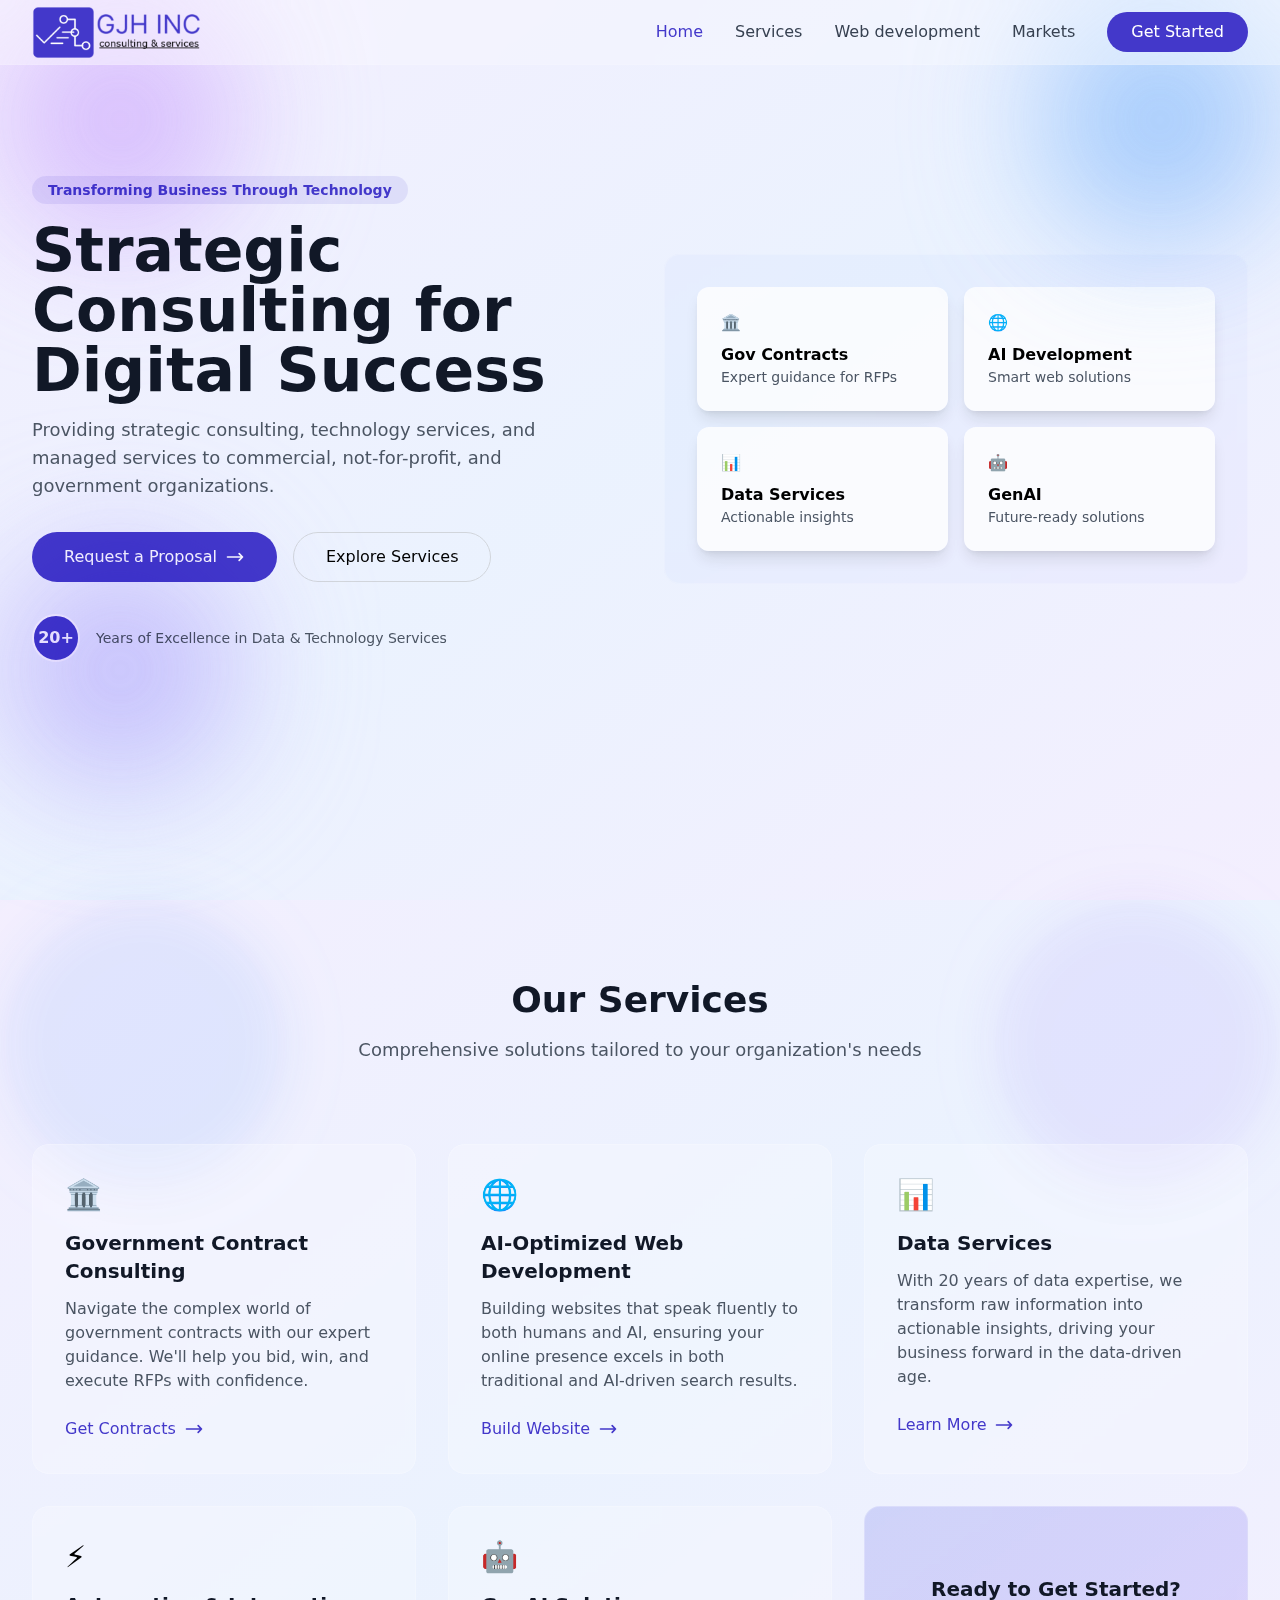
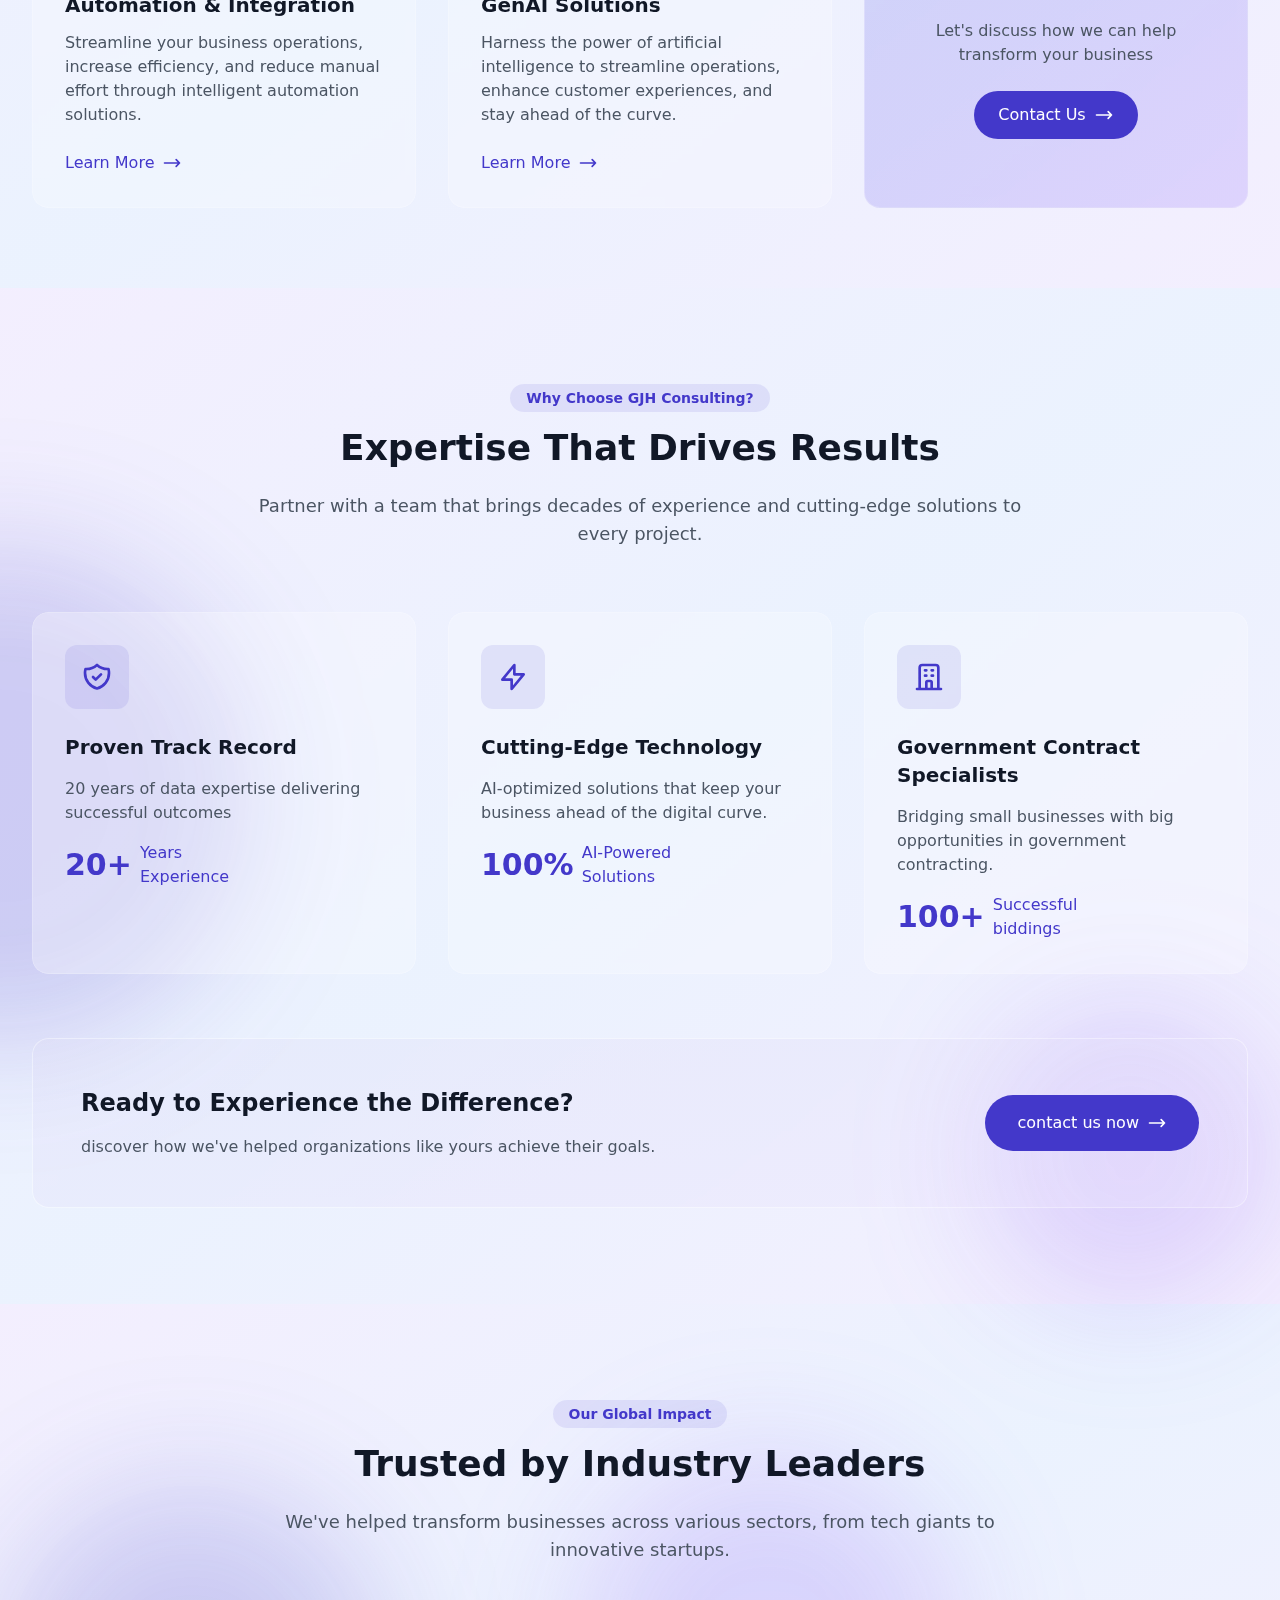
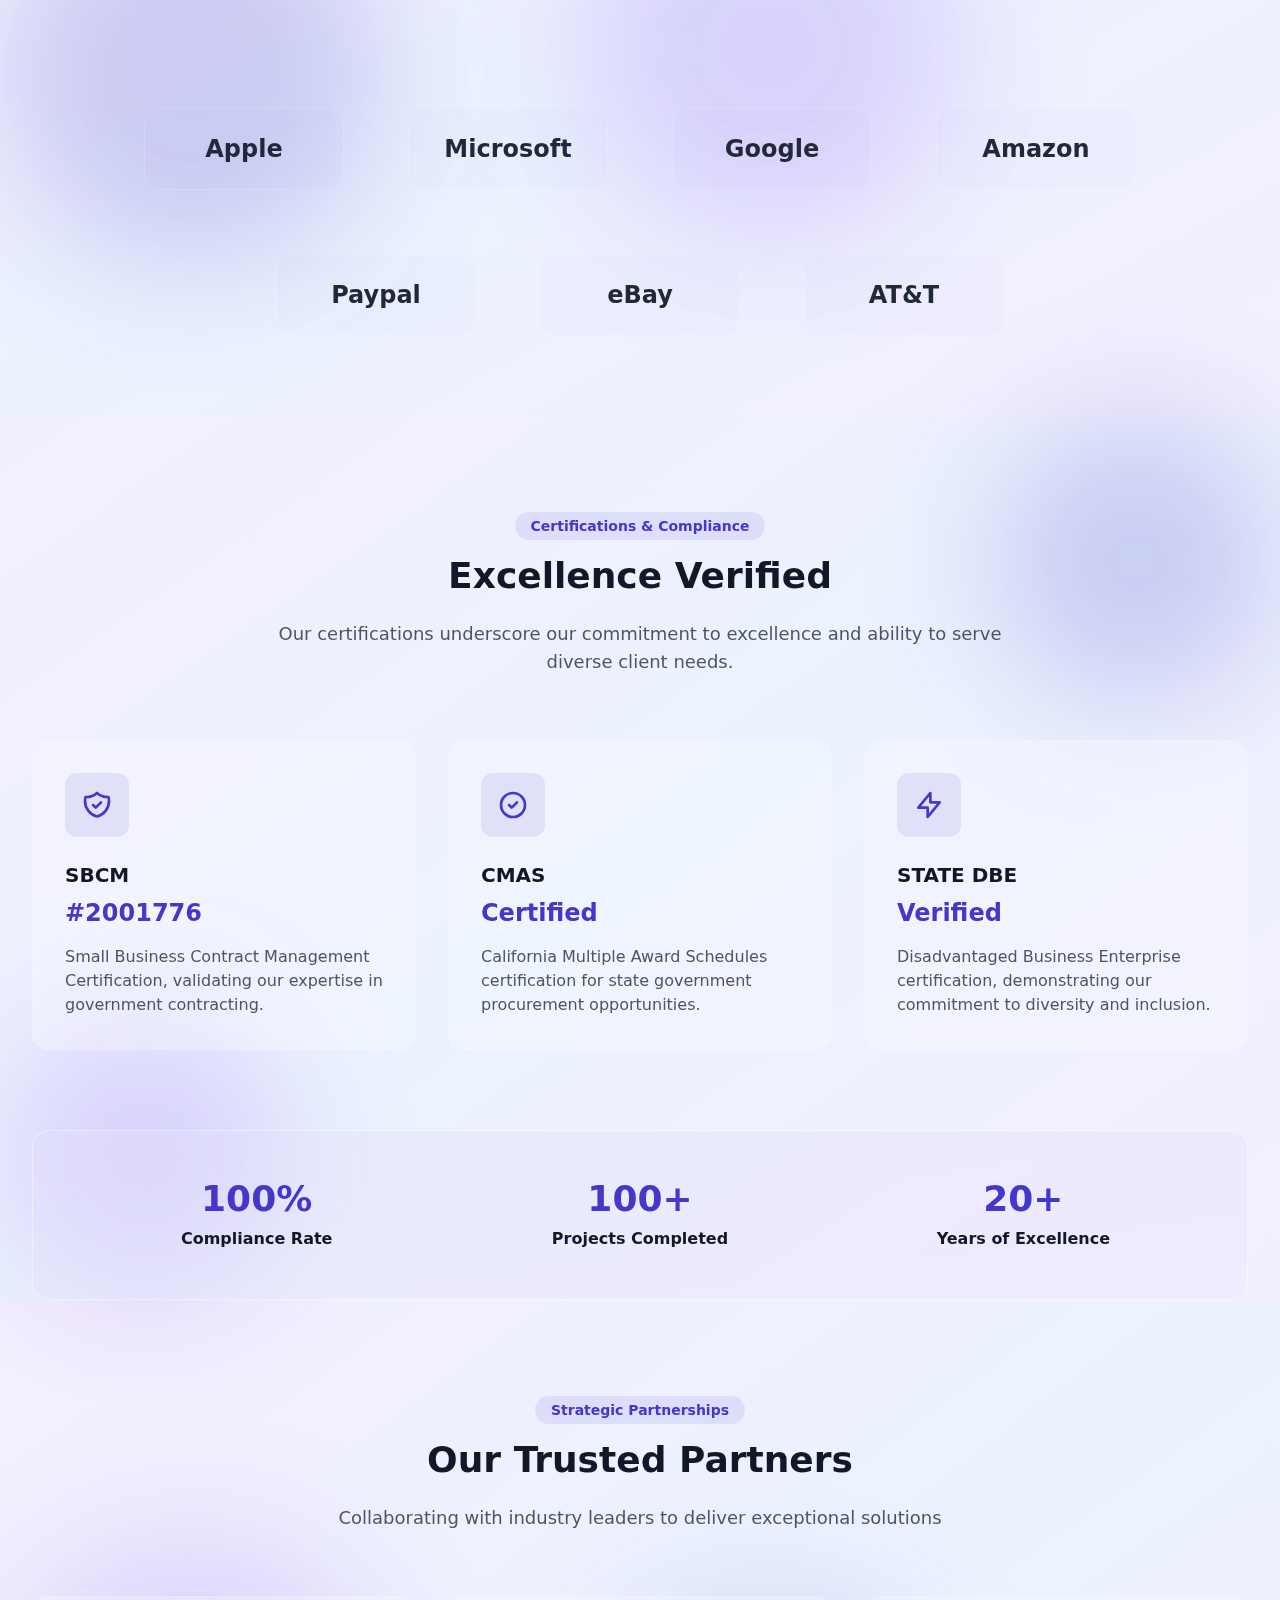
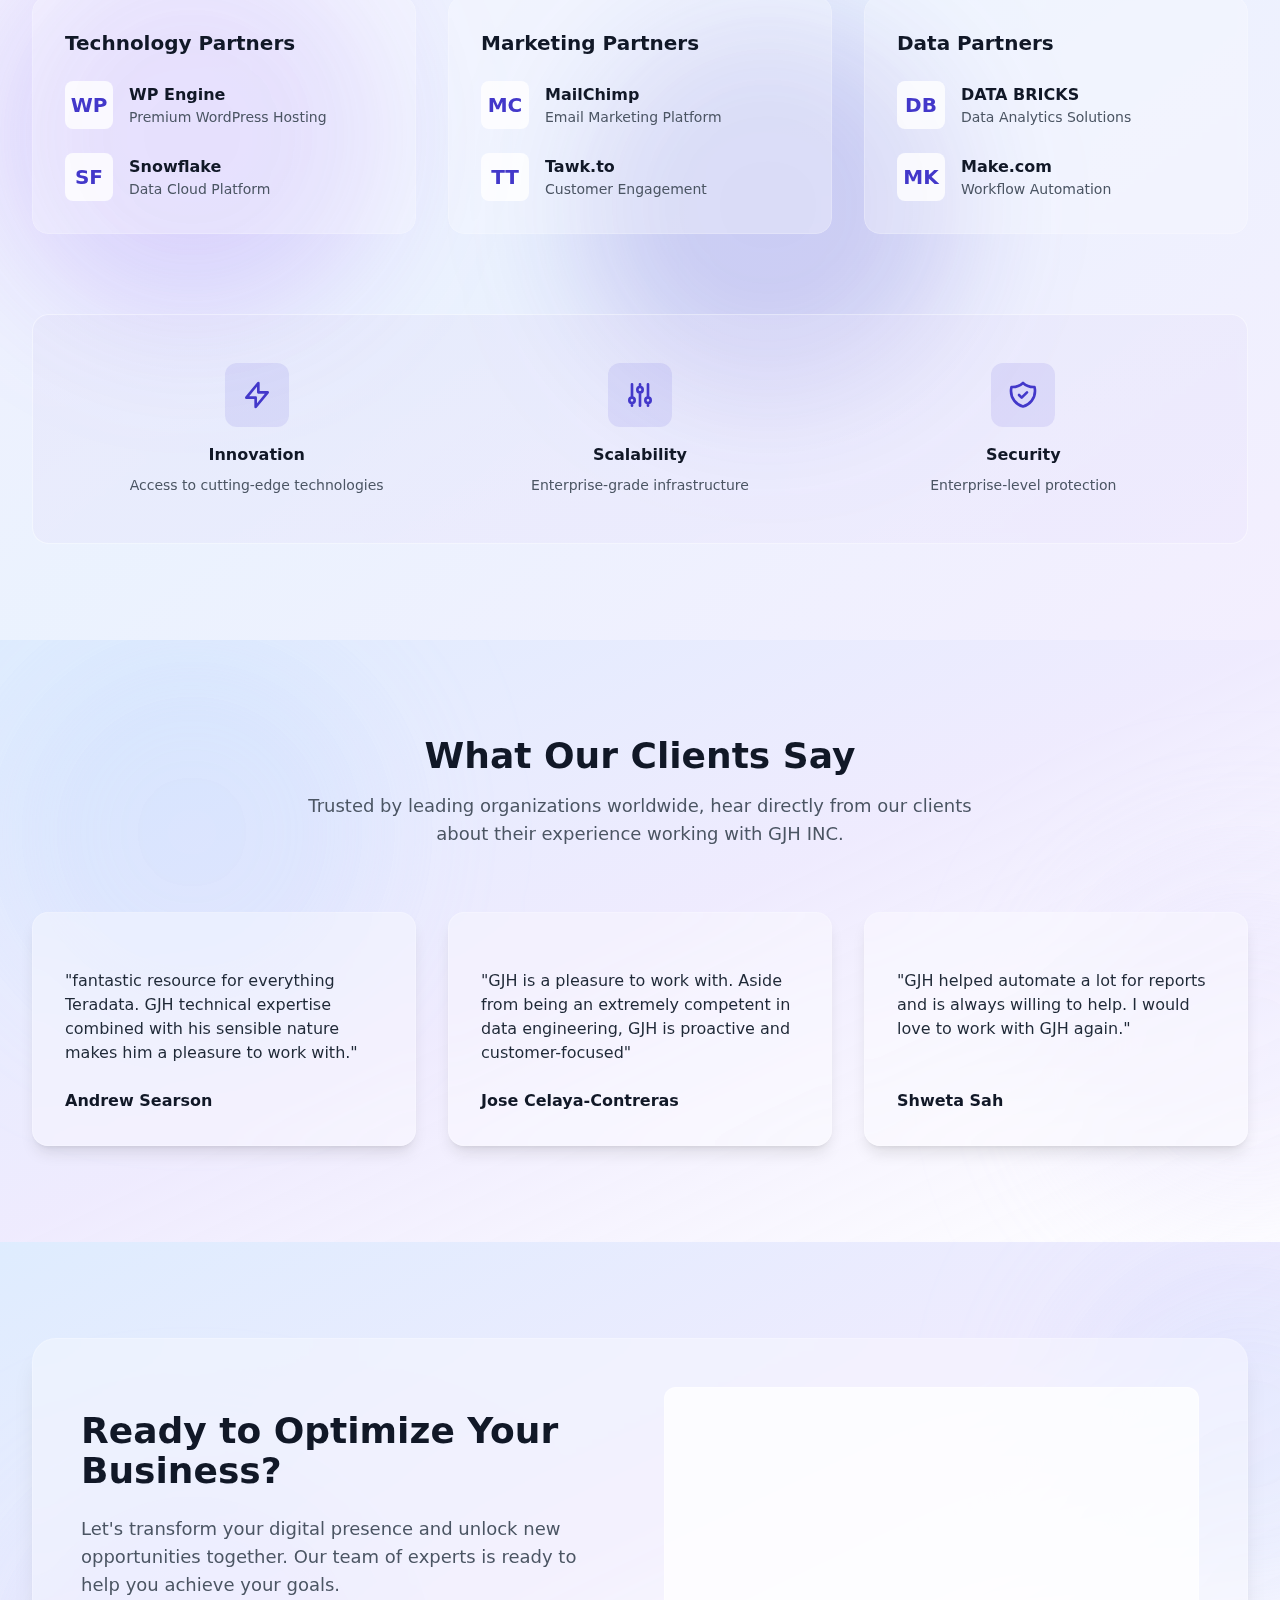
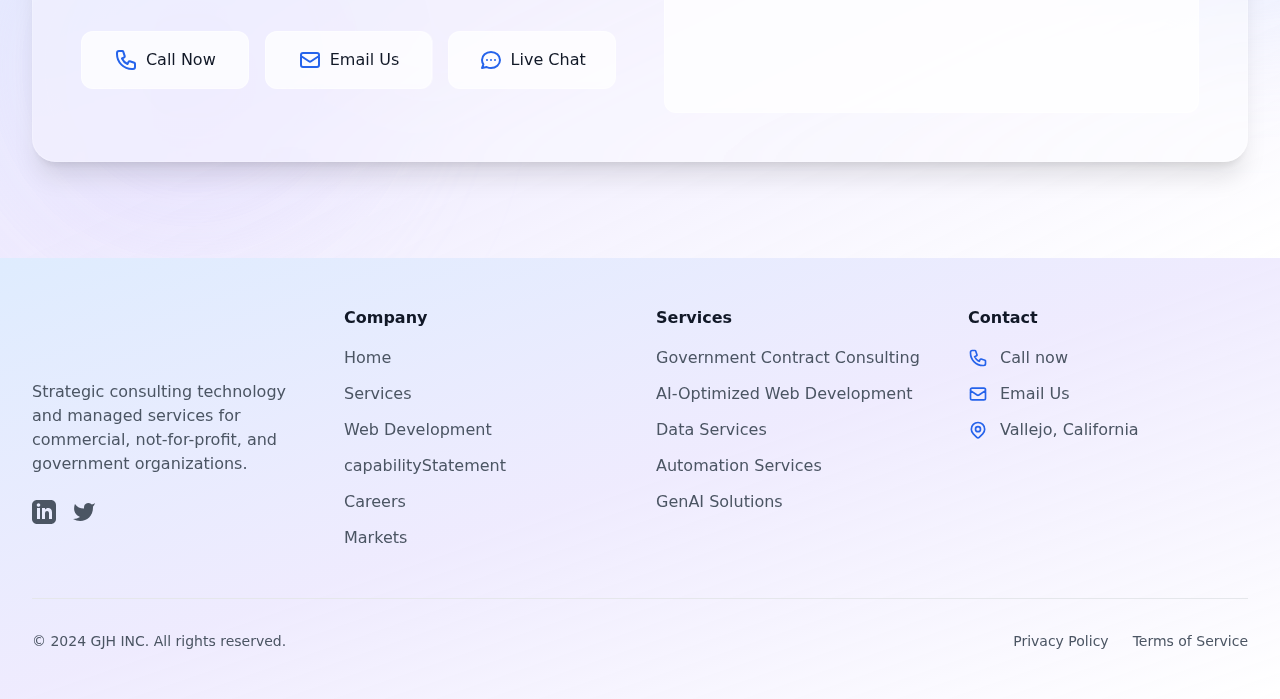
<file: index.html>
<!DOCTYPE html>
<html lang="en">
   <head>
    <title>GJH INC | GJH CONSULTING AND SERVICES</title>
      <meta charset="UTF-8">
      <meta name="viewport" content="width=device-width, initial-scale=1.0">
      <meta name="description" content="Strategic consulting, technology services, and managed services for commercial, not-for-profit, and government organizations.">
      <meta name="keywords" content="strategic consulting, technology services, managed services, government contracts, AI development, data services, automation, GenAI solutions">
      <meta name="author" content="GJH INC">
      <meta name="robots" content="index, follow">
      
      <!-- Core CSS -->
      <!-- <script src="https://cdn.tailwindcss.com"></script>
      <script>
        tailwind.config = {
          theme: {
            extend: {
              colors: {
                primary: '#4338CA',
                secondary: '#10B981',
                accent: '#8B5CF6',
              },
              fontFamily: {
                sans: ['Inter', 'system-ui', 'sans-serif'],
                heading: ['Inter', 'system-ui', 'sans-serif'],
              },
              animation: {
                'fade-in': 'fadeIn 0.5s ease-in',
                'slide-up': 'slideUp 0.5s ease-out',
              },
            },
          },
          variants: {
            extend: {
              opacity: ['group-hover'],
              transform: ['group-hover'],
              scale: ['group-hover'],
            },
          },
        }
      </script> -->
      <!-- <link rel="stylesheet" href="./assets/css/index.css"> -->

      <link rel="preload" href="./assets/css/font.css" rel="stylesheet">
      <style>
        *, ::before, ::after{--tw-border-spacing-x:0;--tw-border-spacing-y:0;--tw-translate-x:0;--tw-translate-y:0;--tw-rotate:0;--tw-skew-x:0;--tw-skew-y:0;--tw-scale-x:1;--tw-scale-y:1;--tw-pan-x: ;--tw-pan-y: ;--tw-pinch-zoom: ;--tw-scroll-snap-strictness:proximity;--tw-gradient-from-position: ;--tw-gradient-via-position: ;--tw-gradient-to-position: ;--tw-ordinal: ;--tw-slashed-zero: ;--tw-numeric-figure: ;--tw-numeric-spacing: ;--tw-numeric-fraction: ;--tw-ring-inset: ;--tw-ring-offset-width:0px;--tw-ring-offset-color:#fff;--tw-ring-color:rgb(59 130 246 / 0.5);--tw-ring-offset-shadow:0 0 #0000;--tw-ring-shadow:0 0 #0000;--tw-shadow:0 0 #0000;--tw-shadow-colored:0 0 #0000;--tw-blur: ;--tw-brightness: ;--tw-contrast: ;--tw-grayscale: ;--tw-hue-rotate: ;--tw-invert: ;--tw-saturate: ;--tw-sepia: ;--tw-drop-shadow: ;--tw-backdrop-blur: ;--tw-backdrop-brightness: ;--tw-backdrop-contrast: ;--tw-backdrop-grayscale: ;--tw-backdrop-hue-rotate: ;--tw-backdrop-invert: ;--tw-backdrop-opacity: ;--tw-backdrop-saturate: ;--tw-backdrop-sepia: ;--tw-contain-size: ;--tw-contain-layout: ;--tw-contain-paint: ;--tw-contain-style: }::backdrop{--tw-border-spacing-x:0;--tw-border-spacing-y:0;--tw-translate-x:0;--tw-translate-y:0;--tw-rotate:0;--tw-skew-x:0;--tw-skew-y:0;--tw-scale-x:1;--tw-scale-y:1;--tw-pan-x: ;--tw-pan-y: ;--tw-pinch-zoom: ;--tw-scroll-snap-strictness:proximity;--tw-gradient-from-position: ;--tw-gradient-via-position: ;--tw-gradient-to-position: ;--tw-ordinal: ;--tw-slashed-zero: ;--tw-numeric-figure: ;--tw-numeric-spacing: ;--tw-numeric-fraction: ;--tw-ring-inset: ;--tw-ring-offset-width:0px;--tw-ring-offset-color:#fff;--tw-ring-color:rgb(59 130 246 / 0.5);--tw-ring-offset-shadow:0 0 #0000;--tw-ring-shadow:0 0 #0000;--tw-shadow:0 0 #0000;--tw-shadow-colored:0 0 #0000;--tw-blur: ;--tw-brightness: ;--tw-contrast: ;--tw-grayscale: ;--tw-hue-rotate: ;--tw-invert: ;--tw-saturate: ;--tw-sepia: ;--tw-drop-shadow: ;--tw-backdrop-blur: ;--tw-backdrop-brightness: ;--tw-backdrop-contrast: ;--tw-backdrop-grayscale: ;--tw-backdrop-hue-rotate: ;--tw-backdrop-invert: ;--tw-backdrop-opacity: ;--tw-backdrop-saturate: ;--tw-backdrop-sepia: ;--tw-contain-size: ;--tw-contain-layout: ;--tw-contain-paint: ;--tw-contain-style: }/* ! tailwindcss v3.4.15 | MIT License | https://tailwindcss.com */*,::after,::before{box-sizing:border-box;border-width:0;border-style:solid;border-color:#e5e7eb}::after,::before{--tw-content:''}:host,html{line-height:1.5;-webkit-text-size-adjust:100%;-moz-tab-size:4;tab-size:4;font-family:Inter, system-ui, sans-serif;font-feature-settings:normal;font-variation-settings:normal;-webkit-tap-highlight-color:transparent}body{margin:0;line-height:inherit}hr{height:0;color:inherit;border-top-width:1px}abbr:where([title]){-webkit-text-decoration:underline dotted;text-decoration:underline dotted}h1,h2,h3,h4,h5,h6{font-size:inherit;font-weight:inherit}a{color:inherit;text-decoration:inherit}b,strong{font-weight:bolder}code,kbd,pre,samp{font-family:ui-monospace, SFMono-Regular, Menlo, Monaco, Consolas, "Liberation Mono", "Courier New", monospace;font-feature-settings:normal;font-variation-settings:normal;font-size:1em}small{font-size:80%}sub,sup{font-size:75%;line-height:0;position:relative;vertical-align:baseline}sub{bottom:-.25em}sup{top:-.5em}table{text-indent:0;border-color:inherit;border-collapse:collapse}button,input,optgroup,select,textarea{font-family:inherit;font-feature-settings:inherit;font-variation-settings:inherit;font-size:100%;font-weight:inherit;line-height:inherit;letter-spacing:inherit;color:inherit;margin:0;padding:0}button,select{text-transform:none}button,input:where([type=button]),input:where([type=reset]),input:where([type=submit]){-webkit-appearance:button;background-color:transparent;background-image:none}:-moz-focusring{outline:auto}:-moz-ui-invalid{box-shadow:none}progress{vertical-align:baseline}::-webkit-inner-spin-button,::-webkit-outer-spin-button{height:auto}[type=search]{-webkit-appearance:textfield;outline-offset:-2px}::-webkit-search-decoration{-webkit-appearance:none}::-webkit-file-upload-button{-webkit-appearance:button;font:inherit}summary{display:list-item}blockquote,dd,dl,figure,h1,h2,h3,h4,h5,h6,hr,p,pre{margin:0}fieldset{margin:0;padding:0}legend{padding:0}menu,ol,ul{list-style:none;margin:0;padding:0}dialog{padding:0}textarea{resize:vertical}input::placeholder,textarea::placeholder{opacity:1;color:#9ca3af}[role=button],button{cursor:pointer}:disabled{cursor:default}audio,canvas,embed,iframe,img,object,svg,video{display:block;vertical-align:middle}img,video{max-width:100%;height:auto}[hidden]:where(:not([hidden=until-found])){display:none}.sr-only{position:absolute;width:1px;height:1px;padding:0;margin:-1px;overflow:hidden;clip:rect(0, 0, 0, 0);white-space:nowrap;border-width:0}.fixed{position:fixed}.absolute{position:absolute}.relative{position:relative}.inset-0{inset:0px}.-right-40{right:-10rem}.bottom-0{bottom:0px}.bottom-1\/3{bottom:33.333333%}.bottom-1\/4{bottom:25%}.left-0{left:0px}.right-0{right:0px}.right-1\/4{right:25%}.top-0{top:0px}.top-1\/2{top:50%}.top-1\/3{top:33.333333%}.top-1\/4{top:25%}.z-50{z-index:50}.mx-auto{margin-left:auto;margin-right:auto}.my-1{margin-top:0.25rem;margin-bottom:0.25rem}.my-6{margin-top:1.5rem;margin-bottom:1.5rem}.mb-16{margin-bottom:4rem}.mb-2{margin-bottom:0.5rem}.mb-20{margin-bottom:5rem}.mb-3{margin-bottom:0.75rem}.mb-4{margin-bottom:1rem}.mb-6{margin-bottom:1.5rem}.mb-8{margin-bottom:2rem}.ml-10{margin-left:2.5rem}.ml-2{margin-left:0.5rem}.mt-10{margin-top:2.5rem}.mb-12{margin-bottom:3rem}.mt-4{margin-top:1rem}.block{display:block}.inline-block{display:inline-block}.flex{display:flex}.inline-flex{display:inline-flex}.grid{display:grid}.hidden{display:none}.size-12{width:3rem;height:3rem}.size-16{width:4rem;height:4rem}.h-12{height:3rem}.h-16{height:4rem}.h-5{height:1.25rem}.h-6{height:1.5rem}.h-60{height:15rem}.h-72{height:18rem}.h-8{height:2rem}.h-96{height:24rem}.h-\[300px\]{height:300px}.h-\[500px\]{height:500px}.h-full{height:100%}.min-h-screen{min-height:100vh}.w-12{width:3rem}.w-5{width:1.25rem}.w-6{width:1.5rem}.w-60{width:15rem}.w-72{width:18rem}.w-8{width:2rem}.w-96{width:24rem}.w-\[200px\]{width:200px}.w-\[300px\]{width:300px}.w-\[500px\]{width:500px}.w-fit{width:-moz-fit-content;width:fit-content}.w-full{width:100%}.w-screen{width:100vw}.max-w-2xl{max-width:42rem}.max-w-3xl{max-width:48rem}.max-w-7xl{max-width:80rem}.flex-shrink-0{flex-shrink:0}.-translate-x-1\/2{--tw-translate-x:-50%;transform:translate(var(--tw-translate-x), var(--tw-translate-y)) rotate(var(--tw-rotate)) skewX(var(--tw-skew-x)) skewY(var(--tw-skew-y)) scaleX(var(--tw-scale-x)) scaleY(var(--tw-scale-y))}.-translate-y-1\/2{--tw-translate-y:-50%;transform:translate(var(--tw-translate-x), var(--tw-translate-y)) rotate(var(--tw-rotate)) skewX(var(--tw-skew-x)) skewY(var(--tw-skew-y)) scaleX(var(--tw-scale-x)) scaleY(var(--tw-scale-y))}.grid-cols-2{grid-template-columns:repeat(2, minmax(0, 1fr))}.grid-cols-1{grid-template-columns:repeat(1, minmax(0, 1fr))}.flex-col{flex-direction:column}.flex-wrap{flex-wrap:wrap}.items-center{align-items:center}.justify-center{justify-content:center}.justify-between{justify-content:space-between}.gap-12{gap:3rem}.gap-16{gap:4rem}.gap-2{gap:0.5rem}.gap-4{gap:1rem}.gap-8{gap:2rem}.-space-x-2 > :not([hidden]) ~ :not([hidden]){--tw-space-x-reverse:0;margin-right:calc(-0.5rem * var(--tw-space-x-reverse));margin-left:calc(-0.5rem * calc(1 - var(--tw-space-x-reverse)))}.space-x-8 > :not([hidden]) ~ :not([hidden]){--tw-space-x-reverse:0;margin-right:calc(2rem * var(--tw-space-x-reverse));margin-left:calc(2rem * calc(1 - var(--tw-space-x-reverse)))}.space-y-1 > :not([hidden]) ~ :not([hidden]){--tw-space-y-reverse:0;margin-top:calc(0.25rem * calc(1 - var(--tw-space-y-reverse)));margin-bottom:calc(0.25rem * var(--tw-space-y-reverse))}.space-y-4 > :not([hidden]) ~ :not([hidden]){--tw-space-y-reverse:0;margin-top:calc(1rem * calc(1 - var(--tw-space-y-reverse)));margin-bottom:calc(1rem * var(--tw-space-y-reverse))}.space-y-6 > :not([hidden]) ~ :not([hidden]){--tw-space-y-reverse:0;margin-top:calc(1.5rem * calc(1 - var(--tw-space-y-reverse)));margin-bottom:calc(1.5rem * var(--tw-space-y-reverse))}.space-y-8 > :not([hidden]) ~ :not([hidden]){--tw-space-y-reverse:0;margin-top:calc(2rem * calc(1 - var(--tw-space-y-reverse)));margin-bottom:calc(2rem * var(--tw-space-y-reverse))}.space-x-3 > :not([hidden]) ~ :not([hidden]){--tw-space-x-reverse:0;margin-right:calc(0.75rem * var(--tw-space-x-reverse));margin-left:calc(0.75rem * calc(1 - var(--tw-space-x-reverse)))}.space-x-4 > :not([hidden]) ~ :not([hidden]){--tw-space-x-reverse:0;margin-right:calc(1rem * var(--tw-space-x-reverse));margin-left:calc(1rem * calc(1 - var(--tw-space-x-reverse)))}.space-x-6 > :not([hidden]) ~ :not([hidden]){--tw-space-x-reverse:0;margin-right:calc(1.5rem * var(--tw-space-x-reverse));margin-left:calc(1.5rem * calc(1 - var(--tw-space-x-reverse)))}.space-y-3 > :not([hidden]) ~ :not([hidden]){--tw-space-y-reverse:0;margin-top:calc(0.75rem * calc(1 - var(--tw-space-y-reverse)));margin-bottom:calc(0.75rem * var(--tw-space-y-reverse))}.overflow-hidden{overflow:hidden}.overflow-x-hidden{overflow-x:hidden}.rounded-2xl{border-radius:1rem}.rounded-3xl{border-radius:1.5rem}.rounded-full{border-radius:9999px}.rounded-lg{border-radius:0.5rem}.rounded-xl{border-radius:0.75rem}.border{border-width:1px}.border-2{border-width:2px}.border-b{border-bottom-width:1px}.border-t{border-top-width:1px}.border-gray-300{--tw-border-opacity:1;border-color:rgb(209 213 219 / var(--tw-border-opacity, 1))}.border-white{--tw-border-opacity:1;border-color:rgb(255 255 255 / var(--tw-border-opacity, 1))}.border-white\/10{border-color:rgb(255 255 255 / 0.1)}.border-white\/20{border-color:rgb(255 255 255 / 0.2)}.border-white\/40{border-color:rgb(255 255 255 / 0.4)}.border-gray-200{--tw-border-opacity:1;border-color:rgb(229 231 235 / var(--tw-border-opacity, 1))}.bg-\[\#4338ca\]{--tw-bg-opacity:1;background-color:rgb(67 56 202 / var(--tw-bg-opacity, 1))}.bg-blue-200{--tw-bg-opacity:1;background-color:rgb(191 219 254 / var(--tw-bg-opacity, 1))}.bg-blue-300{--tw-bg-opacity:1;background-color:rgb(147 197 253 / var(--tw-bg-opacity, 1))}.bg-blue-500{--tw-bg-opacity:1;background-color:rgb(59 130 246 / var(--tw-bg-opacity, 1))}.bg-primary{--tw-bg-opacity:1;background-color:rgb(67 56 202 / var(--tw-bg-opacity, 1))}.bg-primary\/10{background-color:rgb(67 56 202 / 0.1)}.bg-primary\/20{background-color:rgb(67 56 202 / 0.2)}.bg-purple-300{--tw-bg-opacity:1;background-color:rgb(216 180 254 / var(--tw-bg-opacity, 1))}.bg-violet-200{--tw-bg-opacity:1;background-color:rgb(221 214 254 / var(--tw-bg-opacity, 1))}.bg-violet-300{--tw-bg-opacity:1;background-color:rgb(196 181 253 / var(--tw-bg-opacity, 1))}.bg-violet-500{--tw-bg-opacity:1;background-color:rgb(139 92 246 / var(--tw-bg-opacity, 1))}.bg-violet-500\/20{background-color:rgb(139 92 246 / 0.2)}.bg-white\/30{background-color:rgb(255 255 255 / 0.3)}.bg-white\/40{background-color:rgb(255 255 255 / 0.4)}.bg-white\/60{background-color:rgb(255 255 255 / 0.6)}.bg-white\/70{background-color:rgb(255 255 255 / 0.7)}.bg-white\/80{background-color:rgb(255 255 255 / 0.8)}.bg-gradient-to-br{background-image:linear-gradient(to bottom right, var(--tw-gradient-stops))}.from-blue-100\/90{--tw-gradient-from:rgb(219 234 254 / 0.9) var(--tw-gradient-from-position);--tw-gradient-to:rgb(219 234 254 / 0) var(--tw-gradient-to-position);--tw-gradient-stops:var(--tw-gradient-from), var(--tw-gradient-to)}.from-primary\/10{--tw-gradient-from:rgb(67 56 202 / 0.1) var(--tw-gradient-from-position);--tw-gradient-to:rgb(67 56 202 / 0) var(--tw-gradient-to-position);--tw-gradient-stops:var(--tw-gradient-from), var(--tw-gradient-to)}.from-primary\/20{--tw-gradient-from:rgb(67 56 202 / 0.2) var(--tw-gradient-from-position);--tw-gradient-to:rgb(67 56 202 / 0) var(--tw-gradient-to-position);--tw-gradient-stops:var(--tw-gradient-from), var(--tw-gradient-to)}.from-primary\/5{--tw-gradient-from:rgb(67 56 202 / 0.05) var(--tw-gradient-from-position);--tw-gradient-to:rgb(67 56 202 / 0) var(--tw-gradient-to-position);--tw-gradient-stops:var(--tw-gradient-from), var(--tw-gradient-to)}.from-violet-500\/10{--tw-gradient-from:rgb(139 92 246 / 0.1) var(--tw-gradient-from-position);--tw-gradient-to:rgb(139 92 246 / 0) var(--tw-gradient-to-position);--tw-gradient-stops:var(--tw-gradient-from), var(--tw-gradient-to)}.via-blue-500\/10{--tw-gradient-to:rgb(59 130 246 / 0)  var(--tw-gradient-to-position);--tw-gradient-stops:var(--tw-gradient-from), rgb(59 130 246 / 0.1) var(--tw-gradient-via-position), var(--tw-gradient-to)}.via-violet-100\/90{--tw-gradient-to:rgb(237 233 254 / 0)  var(--tw-gradient-to-position);--tw-gradient-stops:var(--tw-gradient-from), rgb(237 233 254 / 0.9) var(--tw-gradient-via-position), var(--tw-gradient-to)}.to-transparent{--tw-gradient-to:transparent var(--tw-gradient-to-position)}.to-violet-500\/10{--tw-gradient-to:rgb(139 92 246 / 0.1) var(--tw-gradient-to-position)}.to-violet-500\/5{--tw-gradient-to:rgb(139 92 246 / 0.05) var(--tw-gradient-to-position)}.to-white{--tw-gradient-to:#fff var(--tw-gradient-to-position)}.p-12{padding:3rem}.p-4{padding:1rem}.p-6{padding:1.5rem}.p-8{padding:2rem}.px-2{padding-left:0.5rem;padding-right:0.5rem}.px-4{padding-left:1rem;padding-right:1rem}.px-6{padding-left:1.5rem;padding-right:1.5rem}.px-8{padding-left:2rem;padding-right:2rem}.py-1{padding-top:0.25rem;padding-bottom:0.25rem}.py-2{padding-top:0.5rem;padding-bottom:0.5rem}.py-20{padding-top:5rem;padding-bottom:5rem}.py-24{padding-top:6rem;padding-bottom:6rem}.py-3{padding-top:0.75rem;padding-bottom:0.75rem}.py-4{padding-top:1rem;padding-bottom:1rem}.py-12{padding-top:3rem;padding-bottom:3rem}.pb-20{padding-bottom:5rem}.pb-3{padding-bottom:0.75rem}.pt-2{padding-top:0.5rem}.pt-24{padding-top:6rem}.pt-28{padding-top:7rem}.pt-8{padding-top:2rem}.text-center{text-align:center}.text-2xl{font-size:1.5rem;line-height:2rem}.text-3xl{font-size:1.875rem;line-height:2.25rem}.text-4xl{font-size:2.25rem;line-height:2.5rem}.text-lg{font-size:1.125rem;line-height:1.75rem}.text-sm{font-size:0.875rem;line-height:1.25rem}.text-xl{font-size:1.25rem;line-height:1.75rem}.font-bold{font-weight:700}.font-medium{font-weight:500}.font-semibold{font-weight:600}.leading-normal{line-height:1.5}.leading-tight{line-height:1.25}.text-blue-600{--tw-text-opacity:1;color:rgb(37 99 235 / var(--tw-text-opacity, 1))}.text-gray-600{--tw-text-opacity:1;color:rgb(75 85 99 / var(--tw-text-opacity, 1))}.text-gray-700{--tw-text-opacity:1;color:rgb(55 65 81 / var(--tw-text-opacity, 1))}.text-gray-800{--tw-text-opacity:1;color:rgb(31 41 55 / var(--tw-text-opacity, 1))}.text-gray-900{--tw-text-opacity:1;color:rgb(17 24 39 / var(--tw-text-opacity, 1))}.text-primary{--tw-text-opacity:1;color:rgb(67 56 202 / var(--tw-text-opacity, 1))}.text-white{--tw-text-opacity:1;color:rgb(255 255 255 / var(--tw-text-opacity, 1))}.antialiased{-webkit-font-smoothing:antialiased;-moz-osx-font-smoothing:grayscale}.opacity-0{opacity:0}.opacity-10{opacity:0.1}.opacity-20{opacity:0.2}.opacity-70{opacity:0.7}.mix-blend-multiply{mix-blend-mode:multiply}.shadow-lg{--tw-shadow:0 10px 15px -3px rgb(0 0 0 / 0.1), 0 4px 6px -4px rgb(0 0 0 / 0.1);--tw-shadow-colored:0 10px 15px -3px var(--tw-shadow-color), 0 4px 6px -4px var(--tw-shadow-color);box-shadow:var(--tw-ring-offset-shadow, 0 0 #0000), var(--tw-ring-shadow, 0 0 #0000), var(--tw-shadow)}.shadow-xl{--tw-shadow:0 20px 25px -5px rgb(0 0 0 / 0.1), 0 8px 10px -6px rgb(0 0 0 / 0.1);--tw-shadow-colored:0 20px 25px -5px var(--tw-shadow-color), 0 8px 10px -6px var(--tw-shadow-color);box-shadow:var(--tw-ring-offset-shadow, 0 0 #0000), var(--tw-ring-shadow, 0 0 #0000), var(--tw-shadow)}.blur-3xl{--tw-blur:blur(64px);filter:var(--tw-blur) var(--tw-brightness) var(--tw-contrast) var(--tw-grayscale) var(--tw-hue-rotate) var(--tw-invert) var(--tw-saturate) var(--tw-sepia) var(--tw-drop-shadow)}.blur-xl{--tw-blur:blur(24px);filter:var(--tw-blur) var(--tw-brightness) var(--tw-contrast) var(--tw-grayscale) var(--tw-hue-rotate) var(--tw-invert) var(--tw-saturate) var(--tw-sepia) var(--tw-drop-shadow)}.filter{filter:var(--tw-blur) var(--tw-brightness) var(--tw-contrast) var(--tw-grayscale) var(--tw-hue-rotate) var(--tw-invert) var(--tw-saturate) var(--tw-sepia) var(--tw-drop-shadow)}.backdrop-blur-lg{--tw-backdrop-blur:blur(16px);-webkit-backdrop-filter:var(--tw-backdrop-blur) var(--tw-backdrop-brightness) var(--tw-backdrop-contrast) var(--tw-backdrop-grayscale) var(--tw-backdrop-hue-rotate) var(--tw-backdrop-invert) var(--tw-backdrop-opacity) var(--tw-backdrop-saturate) var(--tw-backdrop-sepia);backdrop-filter:var(--tw-backdrop-blur) var(--tw-backdrop-brightness) var(--tw-backdrop-contrast) var(--tw-backdrop-grayscale) var(--tw-backdrop-hue-rotate) var(--tw-backdrop-invert) var(--tw-backdrop-opacity) var(--tw-backdrop-saturate) var(--tw-backdrop-sepia)}.backdrop-blur-sm{--tw-backdrop-blur:blur(4px);-webkit-backdrop-filter:var(--tw-backdrop-blur) var(--tw-backdrop-brightness) var(--tw-backdrop-contrast) var(--tw-backdrop-grayscale) var(--tw-backdrop-hue-rotate) var(--tw-backdrop-invert) var(--tw-backdrop-opacity) var(--tw-backdrop-saturate) var(--tw-backdrop-sepia);backdrop-filter:var(--tw-backdrop-blur) var(--tw-backdrop-brightness) var(--tw-backdrop-contrast) var(--tw-backdrop-grayscale) var(--tw-backdrop-hue-rotate) var(--tw-backdrop-invert) var(--tw-backdrop-opacity) var(--tw-backdrop-saturate) var(--tw-backdrop-sepia)}.backdrop-blur-xl{--tw-backdrop-blur:blur(24px);-webkit-backdrop-filter:var(--tw-backdrop-blur) var(--tw-backdrop-brightness) var(--tw-backdrop-contrast) var(--tw-backdrop-grayscale) var(--tw-backdrop-hue-rotate) var(--tw-backdrop-invert) var(--tw-backdrop-opacity) var(--tw-backdrop-saturate) var(--tw-backdrop-sepia);backdrop-filter:var(--tw-backdrop-blur) var(--tw-backdrop-brightness) var(--tw-backdrop-contrast) var(--tw-backdrop-grayscale) var(--tw-backdrop-hue-rotate) var(--tw-backdrop-invert) var(--tw-backdrop-opacity) var(--tw-backdrop-saturate) var(--tw-backdrop-sepia)}.transition{transition-property:color, background-color, border-color, fill, stroke, opacity, box-shadow, transform, filter, -webkit-text-decoration-color, -webkit-backdrop-filter;transition-property:color, background-color, border-color, text-decoration-color, fill, stroke, opacity, box-shadow, transform, filter, backdrop-filter;transition-property:color, background-color, border-color, text-decoration-color, fill, stroke, opacity, box-shadow, transform, filter, backdrop-filter, -webkit-text-decoration-color, -webkit-backdrop-filter;transition-timing-function:cubic-bezier(0.4, 0, 0.2, 1);transition-duration:150ms}.transition-all{transition-property:all;transition-timing-function:cubic-bezier(0.4, 0, 0.2, 1);transition-duration:150ms}.transition-colors{transition-property:color, background-color, border-color, fill, stroke, -webkit-text-decoration-color;transition-property:color, background-color, border-color, text-decoration-color, fill, stroke;transition-property:color, background-color, border-color, text-decoration-color, fill, stroke, -webkit-text-decoration-color;transition-timing-function:cubic-bezier(0.4, 0, 0.2, 1);transition-duration:150ms}.transition-opacity{transition-property:opacity;transition-timing-function:cubic-bezier(0.4, 0, 0.2, 1);transition-duration:150ms}.duration-300{transition-duration:300ms}.hover\:gap-2:hover{gap:0.5rem}.hover\:border-primary:hover{--tw-border-opacity:1;border-color:rgb(67 56 202 / var(--tw-border-opacity, 1))}.hover\:border-primary\/20:hover{border-color:rgb(67 56 202 / 0.2)}.hover\:bg-\[\#4338ca\]\/90:hover{background-color:rgb(67 56 202 / 0.9)}.hover\:bg-primary\/90:hover{background-color:rgb(67 56 202 / 0.9)}.hover\:bg-white\/80:hover{background-color:rgb(255 255 255 / 0.8)}.hover\:text-primary:hover{--tw-text-opacity:1;color:rgb(67 56 202 / var(--tw-text-opacity, 1))}.hover\:text-blue-600:hover{--tw-text-opacity:1;color:rgb(37 99 235 / var(--tw-text-opacity, 1))}.hover\:shadow-xl:hover{--tw-shadow:0 20px 25px -5px rgb(0 0 0 / 0.1), 0 8px 10px -6px rgb(0 0 0 / 0.1);--tw-shadow-colored:0 20px 25px -5px var(--tw-shadow-color), 0 8px 10px -6px var(--tw-shadow-color);box-shadow:var(--tw-ring-offset-shadow, 0 0 #0000), var(--tw-ring-shadow, 0 0 #0000), var(--tw-shadow)}.focus\:outline-none:focus{outline:2px solid transparent;outline-offset:2px}.group:hover .group-hover\:opacity-100{opacity:1}@media (min-width: 640px){.sm\:grid-cols-3{grid-template-columns:repeat(3, minmax(0, 1fr))}.sm\:px-3{padding-left:0.75rem;padding-right:0.75rem}.sm\:px-6{padding-left:1.5rem;padding-right:1.5rem}.sm\:pt-36{padding-top:9rem}.sm\:text-5xl{font-size:3rem;line-height:1}}@media (min-width: 768px){.md\:mt-0{margin-top:0px}.md\:block{display:block}.md\:hidden{display:none}.md\:grid-cols-2{grid-template-columns:repeat(2, minmax(0, 1fr))}.md\:grid-cols-3{grid-template-columns:repeat(3, minmax(0, 1fr))}.md\:flex-row{flex-direction:row}.md\:p-12{padding:3rem}}@media (min-width: 1024px){.lg\:block{display:block}.lg\:w-2\/3{width:66.666667%}.lg\:grid-cols-2{grid-template-columns:repeat(2, minmax(0, 1fr))}.lg\:grid-cols-3{grid-template-columns:repeat(3, minmax(0, 1fr))}.lg\:grid-cols-4{grid-template-columns:repeat(4, minmax(0, 1fr))}.lg\:flex-row{flex-direction:row}.lg\:px-8{padding-left:2rem;padding-right:2rem}.lg\:pb-32{padding-bottom:8rem}.lg\:pt-44{padding-top:11rem}.lg\:text-6xl{font-size:3.75rem;line-height:1}}
      </style>
      <!-- Optimized Font Loading -->
      <!-- <link rel="preconnect" href="https://fonts.googleapis.com">
      <link rel="preconnect" href="https://fonts.gstatic.com" crossorigin>
      <link rel="preload" href="https://fonts.googleapis.com/css2?family=Inter:wght@400;500;600;700&display=swap" rel="stylesheet"> -->
      <!-- Minimal Animation CSS -->
      <style>
        /* Core Animations */
        @keyframes fadeIn {
          from { opacity: 0; }
          to { opacity: 1; }
        }
        
        @keyframes slideUp {
          from { transform: translateY(20px); opacity: 0; }
          to { transform: translateY(0); opacity: 1; }
        }

        /* Responsive Section Padding */
        section {
          padding: clamp(2rem, 5vw, 6.25rem) 0;
          scroll-margin-top: 5rem;
        }

        /* Performance Optimizations */
        img {
          content-visibility: auto;
          contain: content;
        }

        /* Core Layout Classes */
        .container {
          width: min(100% - 2rem, 75rem);
          margin-inline: auto;
        }

        /* Responsive Typography */
        :root {
          --fluid-min-width: 320;
          --fluid-max-width: 1140;
          --fluid-min-size: 16;
          --fluid-max-size: 18;
          --fluid-min-scale: 1.2;
          --fluid-max-scale: 1.333;
        }

        /* Add smooth scrolling only if user hasn't requested reduced motion */
        @media (prefers-reduced-motion: no-preference) {
          html {
            scroll-behavior: smooth;
          }
        }
      </style>
 
<!-- Google Tag Manager -->
<script defer>(function(w,d,s,l,i){w[l]=w[l]||[];w[l].push({'gtm.start':
new Date().getTime(),event:'gtm.js'});var f=d.getElementsByTagName(s)[0],
j=d.createElement(s),dl=l!='dataLayer'?'&l='+l:'';j.async=true;j.src=
'https://www.googletagmanager.com/gtm.js?id='+i+dl;f.parentNode.insertBefore(j,f);
})(window,document,'script','dataLayer','GTM-WRSZ5JBF');</script>
<!-- End Google Tag Manager -->

</head>
<body class="antialiased leading-normal  w-screen overflow-x-hidden">

<!-- Google Tag Manager (noscript) -->
<noscript><iframe loading="lazy" src="https://www.googletagmanager.com/ns.html?id=GTM-WRSZ5JBF"
height="0" width="0" style="display:none;visibility:hidden"></iframe></noscript>
<!-- End Google Tag Manager (noscript) -->

<div  class="min-h-screen bg-gradient-to-br from-violet-500/10 via-blue-500/10 to-violet-500/10">
  <!-- Navbar -->
<header>
  <nav class="fixed w-full z-50 backdrop-blur-lg bg-white/60 border-b border-white/10">
    <div class="max-w-7xl mx-auto px-4 sm:px-6 lg:px-8">
      <div class="flex items-center justify-between h-16">
        <div class="flex items-center">
          <div class="flex-shrink-0">
            <img src="./assets/images/GJH-final.png" alt="GJH logo" width="174" height="50" />
          </div>
        </div>
        <div class="hidden md:block">
          <div class="ml-10 flex items-center space-x-8 ">
            <a href="./" class="text-primary transition">Home</a>
            <a href="./services.html" class="text-gray-700 hover:text-primary transition">Services</a>
            <a href="./webdevelopment.html" class="text-gray-700 hover:text-primary transition">Web development</a>
            <a href="./markets.html" class="text-gray-700 hover:text-primary transition">Markets</a>
            <a href="./#contact" class="bg-primary text-white px-6 py-2 rounded-full hover:bg-primary/90 transition">
              Get Started
            </a>
          </div>
        </div>
        <div class="md:hidden">
          <button id="menu-button" aria-label="menu" class="text-gray-700 hover:text-primary focus:outline-none">
            <svg class="h-6 w-6" xmlns="http://www.w3.org/2000/svg" fill="none" viewBox="0 0 24 24" stroke="currentColor">
              <path stroke-linecap="round" stroke-linejoin="round" stroke-width="2" d="M4 6h16M4 12h16m-7 6h7" />
            </svg>
          </button>
        </div>
      </div>
    </div>
    <div id="mobile-menu" class="hidden md:hidden ">
      <div class="px-2 pt-2 pb-3 space-y-1 sm:px-3 border-t bg-white/70 ">
        <a href="./" class="block text-primary transition py-2 my-1">Home</a>
        <a href="./services.html" class="block text-gray-700 hover:text-primary transition py-2 my-1">Services</a>
        <a href="./webdevelopment.html" class="block text-gray-700 hover:text-primary transition py-2 my-1">Web development</a>
        <a href="./markets.html" class="block text-gray-700 hover:text-primary transition py-2 my-1">Markets</a>
        <a href="./#contact" class="block bg-primary text-white px-6 py-2 rounded-full hover:bg-primary/90 transition py-2 my-1 w-fit">
          Get Started
        </a>
      </div>
    </div>
  </nav>
</header>


  <!-- Hero Section -->
  <div class="relative pt-28 pb-20 sm:pt-36 lg:pt-44 lg:pb-32">
    <div class="max-w-7xl mx-auto px-4 sm:px-6 lg:px-8">
      <div class="grid lg:grid-cols-2 gap-12 items-center">
        <div class="space-y-8">
          <div class="space-y-4">
            <span class="inline-block px-4 py-1 rounded-full bg-primary/10 text-primary text-sm font-semibold">
              Transforming Business Through Technology
            </span>
            <h1 class="text-4xl sm:text-5xl lg:text-6xl font-bold text-gray-900 leading-tight">
              Strategic Consulting for Digital Success
            </h1>
            <p class="text-lg text-gray-600 max-w-2xl">
              Providing strategic consulting, technology services, and managed services to commercial, not-for-profit, and government organizations.
            </p>
          </div>
          
          <div class="flex flex-wrap gap-4">
            <a href="#contact" class="inline-flex items-center bg-[#4338ca]  text-white px-8 py-3 rounded-full hover:bg-[#4338ca]/90 transition">
              Request a Proposal
              <svg class="ml-2 w-5 h-5" fill="none" stroke="currentColor" viewBox="0 0 24 24">
                <path stroke-linecap="round" stroke-linejoin="round" stroke-width="2" d="M17 8l4 4m0 0l-4 4m4-4H3"/>
              </svg>
            </a>
            <a href="#services" class="inline-flex items-center px-8 py-3 rounded-full border border-gray-300 hover:border-primary hover:text-primary transition">
              Explore Services
            </a>
          </div>

          <div class="flex items-center gap-4">
            <div class="flex -space-x-2">
              <div class="w-12 h-12 rounded-full border-2 border-white bg-[#4338ca]  flex items-center justify-center text-white font-bold">20+</div>
            </div>
            <p class="text-sm text-gray-600">
              Years of Excellence in Data & Technology Services
            </p>
          </div>
        </div>

        <div class="relative lg:block animate-float">
          <div class="absolute inset-0 bg-gradient-radial from-primary/20 to-transparent blur-3xl"></div>
          <div class="relative backdrop-blur-sm bg-white/30 rounded-2xl p-8 border border-white/20">
            <div class="grid grid-cols-2 gap-4">
              <div class="bg-white/80 p-6 rounded-xl shadow-lg">
                <div class="text-primary mb-2">🏛️</div>
                <h2 class="font-semibold">Gov Contracts</h2>
                <p class="text-sm text-gray-600">Expert guidance for RFPs</p>
              </div>
              <div class="bg-white/80 p-6 rounded-xl shadow-lg">
                <div class="text-primary mb-2">🌐</div>
                <h2 class="font-semibold">AI Development</h2>
                <p class="text-sm text-gray-600">Smart web solutions</p>
              </div>
              <div class="bg-white/80 p-6 rounded-xl shadow-lg">
                <div class="text-primary mb-2">📊</div>
                <h2 class="font-semibold">Data Services</h2>
                <p class="text-sm text-gray-600">Actionable insights</p>
              </div>
              <div class="bg-white/80 p-6 rounded-xl shadow-lg">
                <div class="text-primary mb-2">🤖</div>
                <h2 class="font-semibold">GenAI</h2>
                <p class="text-sm text-gray-600">Future-ready solutions</p>
              </div>
            </div>
          </div>
        </div>
      </div>
    </div>
    <!-- Decorative blob shapes -->
        <div class="absolute top-0 left-0 w-60 h-60 bg-purple-300 rounded-full mix-blend-multiply filter blur-3xl opacity-70 animate-blob"></div>
        <div class="absolute top-0 right-0 w-60 h-60 bg-blue-300 rounded-full mix-blend-multiply filter blur-3xl opacity-70 animate-blob animation-delay-2000"></div>
        <div class="absolute bottom-0  w-60 h-60 bg-violet-300 rounded-full mix-blend-multiply filter blur-3xl opacity-70 animate-blob animation-delay-4000"></div>

  </div>
</div>

<div id="services" class="relative py-20 bg-gradient-to-br from-violet-500/10 via-blue-500/10 to-violet-500/10">
  <!-- Background Elements -->
  <div class="absolute inset-0">
    <div class="absolute top-0  w-72 h-72 bg-blue-500 rounded-full mix-blend-multiply filter blur-xl opacity-10 animate-blob"></div>
    <div class="absolute top-0 right-0 w-72 h-72 bg-violet-500 rounded-full mix-blend-multiply filter blur-xl opacity-10 animate-blob animation-delay-2000"></div>
  </div>

  <!-- Content Container -->
  <div class="max-w-7xl mx-auto px-4 sm:px-6 lg:px-8 relative">
    <!-- Section Header -->
    <div class="max-w-3xl mx-auto text-center mb-20">
      <h2 class="text-4xl font-bold text-gray-900 mb-4">Our Services</h2>
      <p class="text-lg text-gray-600">Comprehensive solutions tailored to your organization's needs</p>
    </div>

    <!-- Services Grid -->
    <div class="grid md:grid-cols-2 lg:grid-cols-3 gap-8">
      <!-- Government Contract Consulting -->
      <div class="group relative backdrop-blur-sm bg-white/60 rounded-2xl p-8 border border-white/20 hover:border-primary/20 transition-all duration-300">
        <div class="absolute inset-0 bg-gradient-to-br from-primary/5 to-violet-500/5 rounded-2xl opacity-0 group-hover:opacity-100 transition-opacity duration-300"></div>
        <div class="relative">
          <div class="text-3xl mb-4">🏛️</div>
          <h3 class="text-xl font-bold text-gray-900 mb-3">Government Contract Consulting</h3>
          <p class="text-gray-600 mb-6">Navigate the complex world of government contracts with our expert guidance. We'll help you bid, win, and execute RFPs with confidence.</p>
          <a href="./#contact" class="inline-flex items-center text-primary hover:gap-2 transition-all duration-300" aria-label="contact us about our services">
            Get Contracts
            <svg class="w-5 h-5 ml-2" fill="none" stroke="currentColor" viewBox="0 0 24 24">
              <path stroke-linecap="round" stroke-linejoin="round" stroke-width="2" d="M17 8l4 4m0 0l-4 4m4-4H3"/>
            </svg>
          </a>
        </div>
      </div>

      <!-- AI-Optimized Web Development -->
      <div class="group relative backdrop-blur-sm bg-white/60 rounded-2xl p-8 border border-white/20 hover:border-primary/20 transition-all duration-300">
        <div class="absolute inset-0 bg-gradient-to-br from-primary/5 to-violet-500/5 rounded-2xl opacity-0 group-hover:opacity-100 transition-opacity duration-300"></div>
        <div class="relative">
          <div class="text-3xl mb-4">🌐</div>
          <h3 class="text-xl font-bold text-gray-900 mb-3">AI-Optimized Web Development</h3>
          <p class="text-gray-600 mb-6">Building websites that speak fluently to both humans and AI, ensuring your online presence excels in both traditional and AI-driven search results.</p>
          <a href="./webdevelopment.html" class="inline-flex items-center text-primary hover:gap-2 transition-all duration-300"aria-label="Learn more about web development">
            Build Website
            <svg class="w-5 h-5 ml-2" fill="none" stroke="currentColor" viewBox="0 0 24 24">
              <path stroke-linecap="round" stroke-linejoin="round" stroke-width="2" d="M17 8l4 4m0 0l-4 4m4-4H3"/>
            </svg>
          </a>
        </div>
      </div>

      <!-- Data Services -->
      <div class="group relative backdrop-blur-sm bg-white/60 rounded-2xl p-8 border border-white/20 hover:border-primary/20 transition-all duration-300">
        <div class="absolute inset-0 bg-gradient-to-br from-primary/5 to-violet-500/5 rounded-2xl opacity-0 group-hover:opacity-100 transition-opacity duration-300"></div>
        <div class="relative">
          <div class="text-3xl mb-4">📊</div>
          <h3 class="text-xl font-bold text-gray-900 mb-3">Data Services</h3>
          <p class="text-gray-600 mb-6">With 20 years of data expertise, we transform raw information into actionable insights, driving your business forward in the data-driven age.</p>
          <a href="#" class="inline-flex items-center text-primary hover:gap-2 transition-all duration-300"aria-label="Learn more about our services">
            Learn More 
            <svg class="w-5 h-5 ml-2" fill="none" stroke="currentColor" viewBox="0 0 24 24">
              <path stroke-linecap="round" stroke-linejoin="round" stroke-width="2" d="M17 8l4 4m0 0l-4 4m4-4H3"/>
            </svg>
          </a>
        </div>
      </div>

      <!-- Automation Services -->
      <div class="group relative backdrop-blur-sm bg-white/60 rounded-2xl p-8 border border-white/20 hover:border-primary/20 transition-all duration-300">
        <div class="absolute inset-0 bg-gradient-to-br from-primary/5 to-violet-500/5 rounded-2xl opacity-0 group-hover:opacity-100 transition-opacity duration-300"></div>
        <div class="relative">
          <div class="text-3xl mb-4">⚡</div>
          <h3 class="text-xl font-bold text-gray-900 mb-3">Automation & Integration</h3>
          <p class="text-gray-600 mb-6">Streamline your business operations, increase efficiency, and reduce manual effort through intelligent automation solutions.</p>
          <a href="#" class="inline-flex items-center text-primary hover:gap-2 transition-all duration-300"aria-label="Learn more about our services">
            Learn More 
            <svg class="w-5 h-5 ml-2" fill="none" stroke="currentColor" viewBox="0 0 24 24">
              <path stroke-linecap="round" stroke-linejoin="round" stroke-width="2" d="M17 8l4 4m0 0l-4 4m4-4H3"/>
            </svg>
          </a>
        </div>
      </div>

      <!-- GenAI Solutions -->
      <div class="group relative backdrop-blur-sm bg-white/60 rounded-2xl p-8 border border-white/20 hover:border-primary/20 transition-all duration-300">
        <div class="absolute inset-0 bg-gradient-to-br from-primary/5 to-violet-500/5 rounded-2xl opacity-0 group-hover:opacity-100 transition-opacity duration-300"></div>
        <div class="relative">
          <div class="text-3xl mb-4">🤖</div>
          <h3 class="text-xl font-bold text-gray-900 mb-3">GenAI Solutions</h3>
          <p class="text-gray-600 mb-6">Harness the power of artificial intelligence to streamline operations, enhance customer experiences, and stay ahead of the curve.</p>
          <a href="#" class="inline-flex items-center text-primary hover:gap-2 transition-all duration-300" aria-label="Learn more about our services">
            Learn More 
            <svg class="w-5 h-5 ml-2" fill="none" stroke="currentColor" viewBox="0 0 24 24">
              <path stroke-linecap="round" stroke-linejoin="round" stroke-width="2" d="M17 8l4 4m0 0l-4 4m4-4H3"/>
            </svg>
          </a>
        </div>
      </div>

      <!-- Contact CTA -->
      <div class="group relative backdrop-blur-sm bg-gradient-to-br from-primary/10 to-violet-500/10 rounded-2xl p-8 border border-white/20 hover:border-primary/20 transition-all duration-300">
        <div class="relative flex flex-col justify-center items-center text-center h-full">
          <h3 class="text-xl font-bold text-gray-900 mb-4">Ready to Get Started?</h3>
          <p class="text-gray-600 mb-6">Let's discuss how we can help transform your business</p>
          <a href="#contact" class="inline-flex items-center px-6 py-3 bg-[#4338ca] text-white rounded-full hover:bg-[#4338ca]/90 transition-colors duration-300">
            Contact Us
            <svg class="w-5 h-5 ml-2" fill="none" stroke="currentColor" viewBox="0 0 24 24">
              <path stroke-linecap="round" stroke-linejoin="round" stroke-width="2" d="M17 8l4 4m0 0l-4 4m4-4H3"/>
            </svg>
          </a>
        </div>
      </div>
    </div>
  </div>
</div>

<div id="why-choose-us" class="relative py-24 bg-gradient-to-br from-violet-500/10 via-blue-500/10 to-violet-500/10">
  <!-- Decorative Background -->
  <div class="absolute inset-0">
    <div class="absolute top-1/2  -translate-x-1/2 -translate-y-1/2 w-[500px] h-[500px] bg-primary/20 rounded-full blur-3xl"></div>
    <div class="absolute bottom-0 right-0 w-[300px] h-[300px] bg-violet-500/20 rounded-full blur-3xl"></div>
  </div>

  <div class="max-w-7xl mx-auto px-4 sm:px-6 lg:px-8 relative">
    <!-- Section Header -->
    <div class="max-w-3xl mx-auto text-center mb-16">
      <span class="inline-block px-4 py-1 rounded-full bg-primary/10 text-primary text-sm font-semibold mb-4">
        Why Choose GJH Consulting?
      </span>
      <h2 class="text-4xl font-bold text-gray-900 mb-6">Expertise That Drives Results</h2>
      <p class="text-lg text-gray-600">Partner with a team that brings decades of experience and cutting-edge solutions to every project.</p>
    </div>

    <!-- Features Grid -->
    <div class="grid lg:grid-cols-3 gap-8 mb-16">
      <!-- Feature 1 -->
      <div class="group relative backdrop-blur-sm bg-white/60 rounded-2xl p-8 border border-white/20 hover:border-primary/20 transition-all duration-300">
        <div class="absolute inset-0 bg-gradient-to-br from-primary/5 to-violet-500/5 rounded-2xl opacity-0 group-hover:opacity-100 transition-opacity duration-300"></div>
        <div class="relative">
          <div class="size-16 bg-primary/10 rounded-xl flex items-center justify-center mb-6">
            <svg class="w-8 h-8 text-primary" fill="none" stroke="currentColor" viewBox="0 0 24 24">
              <path stroke-linecap="round" stroke-linejoin="round" stroke-width="2" d="M9 12l2 2 4-4m5.618-4.016A11.955 11.955 0 0112 2.944a11.955 11.955 0 01-8.618 3.04A12.02 12.02 0 003 9c0 5.591 3.824 10.29 9 11.622 5.176-1.332 9-6.03 9-11.622 0-1.042-.133-2.052-.382-3.016z"/>
            </svg>
          </div>
          <h3 class="text-xl font-bold text-gray-900 mb-4">Proven Track Record</h3>
          <p class="text-gray-600 mb-4">20 years of data expertise delivering successful outcomes</p>
          <div class="flex items-center text-primary">
            <span class="text-3xl font-bold">20+</span>
            <span class="ml-2">Years<br/>Experience</span>
          </div>
        </div>
      </div>

      <!-- Feature 2 -->
      <div class="group relative backdrop-blur-sm bg-white/60 rounded-2xl p-8 border border-white/20 hover:border-primary/20 transition-all duration-300">
        <div class="absolute inset-0 bg-gradient-to-br from-primary/5 to-violet-500/5 rounded-2xl opacity-0 group-hover:opacity-100 transition-opacity duration-300"></div>
        <div class="relative">
          <div class="size-16 bg-primary/10 rounded-xl flex items-center justify-center mb-6">
            <svg class="w-8 h-8 text-primary" fill="none" stroke="currentColor" viewBox="0 0 24 24">
              <path stroke-linecap="round" stroke-linejoin="round" stroke-width="2" d="M13 10V3L4 14h7v7l9-11h-7z"/>
            </svg>
          </div>
          <h3 class="text-xl font-bold text-gray-900 mb-4">Cutting-Edge Technology</h3>
          <p class="text-gray-600 mb-4">AI-optimized solutions that keep your business ahead of the digital curve.</p>
          <div class="flex items-center text-primary">
            <span class="text-3xl font-bold">100%</span>
            <span class="ml-2">AI-Powered<br/>Solutions</span>
          </div>
        </div>
      </div>

      <!-- Feature 3 -->
      <div class="group relative backdrop-blur-sm bg-white/60 rounded-2xl p-8 border border-white/20 hover:border-primary/20 transition-all duration-300">
        <div class="absolute inset-0 bg-gradient-to-br from-primary/5 to-violet-500/5 rounded-2xl opacity-0 group-hover:opacity-100 transition-opacity duration-300"></div>
        <div class="relative">
          <div class="size-16 bg-primary/10 rounded-xl flex items-center justify-center mb-6">
            <svg class="w-8 h-8 text-primary" fill="none" stroke="currentColor" viewBox="0 0 24 24">
              <path stroke-linecap="round" stroke-linejoin="round" stroke-width="2" d="M19 21V5a2 2 0 00-2-2H7a2 2 0 00-2 2v16m14 0h2m-2 0h-5m-9 0H3m2 0h5M9 7h1m-1 4h1m4-4h1m-1 4h1m-5 10v-5a1 1 0 011-1h2a1 1 0 011 1v5m-4 0h4"/>
            </svg>
          </div>
          <h3 class="text-xl font-bold text-gray-900 mb-4">Government Contract Specialists</h3>
          <p class="text-gray-600 mb-4">Bridging small businesses with big opportunities in government contracting.</p>
          <div class="flex items-center text-primary">
            <span class="text-3xl font-bold">100+</span>
            <span class="ml-2">Successful<br/>biddings</span>
          </div>
        </div>
      </div>
    </div>

    <!-- CTA Section -->
    <div class="relative backdrop-blur-sm bg-white/60 rounded-2xl p-12 border border-white/20">
      <div class="absolute inset-0 bg-gradient-to-br from-primary/5 to-violet-500/5 rounded-2xl"></div>
      <div class="relative flex flex-col lg:flex-row items-center justify-between gap-8">
        <div class="lg:w-2/3">
          <h3 class="text-2xl font-bold text-gray-900 mb-4">Ready to Experience the Difference?</h3>
          <p class="text-gray-600"> discover how we've helped organizations like yours achieve their goals.</p>
        </div>
        <a href="#contact" class="inline-flex items-center px-8 py-4 bg-primary text-white rounded-full hover:bg-primary/90 transition-colors duration-300">
          contact us now
          <svg class="w-5 h-5 ml-2" fill="none" stroke="currentColor" viewBox="0 0 24 24">
            <path stroke-linecap="round" stroke-linejoin="round" stroke-width="2" d="M17 8l4 4m0 0l-4 4m4-4H3"/>
          </svg>
        </a>
      </div>
    </div>
  </div>
</div>

<div id="client-showcase" class="relative pt-24 bg-gradient-to-br from-violet-500/10 via-blue-500/10 to-violet-500/10">
  <!-- Decorative Background Elements -->
  <div class="absolute inset-0">
    <div class="absolute top-1/4  w-96 h-96 bg-primary/20 rounded-full blur-3xl"></div>
    <div class="absolute bottom-1/4 right-1/4 w-96 h-96 bg-violet-500/20 rounded-full blur-3xl"></div>
  </div>

  <div class="max-w-7xl mx-auto px-4 sm:px-6 lg:px-8 relative">
    <!-- Section Header -->
    <div class="max-w-3xl mx-auto text-center mb-16">
      <span class="inline-block px-4 py-1 rounded-full bg-primary/10 text-primary text-sm font-semibold mb-4">
        Our Global Impact
      </span>
      <h2 class="text-4xl font-bold text-gray-900 mb-6">Trusted by Industry Leaders</h2>
      <p class="text-lg text-gray-600">We've helped transform businesses across various sectors, from tech giants to innovative startups.</p>
    </div>

    <!-- Clients Grid -->
    <div class="py-20  gap-16 flex flex-wrap justify-center">
      <!-- Each client logo is wrapped in a glassmorphic card -->
      <div class="group relative backdrop-blur-sm bg-white/40 rounded-2xl p-6 w-[200px] border border-white/20 hover:border-primary/20 transition-all duration-300 flex items-center justify-center">
        <span class="text-2xl font-bold text-gray-800">Apple</span>
      </div>
      <div class="group relative backdrop-blur-sm bg-white/40 rounded-2xl p-6 w-[200px] border border-white/20 hover:border-primary/20 transition-all duration-300 flex items-center justify-center">
        <span class="text-2xl font-bold text-gray-800">Microsoft</span>
      </div>
      <div class="group relative backdrop-blur-sm bg-white/40 rounded-2xl p-6 w-[200px] border border-white/20 hover:border-primary/20 transition-all duration-300 flex items-center justify-center">
        <span class="text-2xl font-bold text-gray-800">Google</span>
      </div>
      <div class="group relative backdrop-blur-sm bg-white/40 rounded-2xl p-6 w-[200px] border border-white/20 hover:border-primary/20 transition-all duration-300 flex items-center justify-center">
        <span class="text-2xl font-bold text-gray-800">Amazon</span>
      </div>
      <div class="group relative backdrop-blur-sm bg-white/40 rounded-2xl p-6 w-[200px] border border-white/20 hover:border-primary/20 transition-all duration-300 flex items-center justify-center">
        <span class="text-2xl font-bold text-gray-800">Paypal</span>
      </div>
      <div class="group relative backdrop-blur-sm bg-white/40 rounded-2xl p-6 w-[200px] border border-white/20 hover:border-primary/20 transition-all duration-300 flex items-center justify-center">
        <span class="text-2xl font-bold text-gray-800">eBay</span>
      </div>
      <div class="group relative backdrop-blur-sm bg-white/40 rounded-2xl p-6 w-[200px] border border-white/20 hover:border-primary/20 transition-all duration-300 flex items-center justify-center">
        <span class="text-2xl font-bold text-gray-800">AT&T</span>
      </div>
    </div>



   
  </div>
</div>

<div id="certifications" class="relative pt-24 bg-gradient-to-br from-violet-500/10 via-blue-500/10 to-violet-500/10">
  <!-- Decorative Elements -->
  <div class="absolute inset-0">
    <div class="absolute right-0 top-0 w-72 h-72 bg-primary/20 rounded-full blur-3xl"></div>
    <div class="absolute left-0 bottom-0 w-72 h-72 bg-violet-500/20 rounded-full blur-3xl"></div>
  </div>

  <div class="max-w-7xl mx-auto px-4 sm:px-6 lg:px-8 relative">
    <!-- Section Header -->
    <div class="max-w-3xl mx-auto text-center mb-16">
      <span class="inline-block px-4 py-1 rounded-full bg-primary/10 text-primary text-sm font-semibold mb-4">
        Certifications & Compliance
      </span>
      <h2 class="text-4xl font-bold text-gray-900 mb-6">Excellence Verified</h2>
      <p class="text-lg text-gray-600">Our certifications underscore our commitment to excellence and ability to serve diverse client needs.</p>
    </div>

    <!-- Certifications Cards -->
    <div class="grid md:grid-cols-3 gap-8 mb-20">
      <!-- SBCM Certification -->
      <div class="group relative backdrop-blur-sm bg-white/60 rounded-2xl p-8 border border-white/20 hover:border-primary/20 transition-all duration-300">
        <div class="absolute inset-0 bg-gradient-to-br from-primary/5 to-violet-500/5 rounded-2xl opacity-0 group-hover:opacity-100 transition-opacity duration-300"></div>
        <div class="relative">
          <div class="size-16 bg-primary/10 rounded-xl flex items-center justify-center mb-6">
            <svg class="w-8 h-8 text-primary" fill="none" stroke="currentColor" viewBox="0 0 24 24">
              <path stroke-linecap="round" stroke-linejoin="round" stroke-width="2" d="M9 12l2 2 4-4m5.618-4.016A11.955 11.955 0 0112 2.944a11.955 11.955 0 01-8.618 3.04A12.02 12.02 0 003 9c0 5.591 3.824 10.29 9 11.622 5.176-1.332 9-6.03 9-11.622 0-1.042-.133-2.052-.382-3.016z"/>
            </svg>
          </div>
          <h3 class="text-xl font-bold text-gray-900 mb-2">SBCM</h3>
          <p class="text-2xl font-bold text-primary mb-4">#2001776</p>
          <p class="text-gray-600">Small Business Contract Management Certification, validating our expertise in government contracting.</p>
        </div>
      </div>

      <!-- CMAS Certification -->
      <div class="group relative backdrop-blur-sm bg-white/60 rounded-2xl p-8 border border-white/20 hover:border-primary/20 transition-all duration-300">
        <div class="absolute inset-0 bg-gradient-to-br from-primary/5 to-violet-500/5 rounded-2xl opacity-0 group-hover:opacity-100 transition-opacity duration-300"></div>
        <div class="relative">
          <div class="size-16 bg-primary/10 rounded-xl flex items-center justify-center mb-6">
            <svg class="w-8 h-8 text-primary" fill="none" stroke="currentColor" viewBox="0 0 24 24">
              <path stroke-linecap="round" stroke-linejoin="round" stroke-width="2" d="M9 12l2 2 4-4m6 2a9 9 0 11-18 0 9 9 0 0118 0z"/>
            </svg>
          </div>
          <h3 class="text-xl font-bold text-gray-900 mb-2">CMAS</h3>
          <p class="text-2xl font-bold text-primary mb-4">Certified</p>
          <p class="text-gray-600">California Multiple Award Schedules certification for state government procurement opportunities.</p>
        </div>
      </div>

      <!-- STATE DBE Certification -->
      <div class="group relative backdrop-blur-sm bg-white/60 rounded-2xl p-8 border border-white/20 hover:border-primary/20 transition-all duration-300">
        <div class="absolute inset-0 bg-gradient-to-br from-primary/5 to-violet-500/5 rounded-2xl opacity-0 group-hover:opacity-100 transition-opacity duration-300"></div>
        <div class="relative">
          <div class="size-16 bg-primary/10 rounded-xl flex items-center justify-center mb-6">
            <svg class="w-8 h-8 text-primary" fill="none" stroke="currentColor" viewBox="0 0 24 24">
              <path stroke-linecap="round" stroke-linejoin="round" stroke-width="2" d="M13 10V3L4 14h7v7l9-11h-7z"/>
            </svg>
          </div>
          <h3 class="text-xl font-bold text-gray-900 mb-2">STATE DBE</h3>
          <p class="text-2xl font-bold text-primary mb-4">Verified</p>
          <p class="text-gray-600">Disadvantaged Business Enterprise certification, demonstrating our commitment to diversity and inclusion.</p>
        </div>
      </div>
    </div>

    <!-- Benefits Section -->
    <div class="relative backdrop-blur-sm bg-white/60 rounded-2xl p-12 border border-white/20">
      <div class="absolute inset-0 bg-gradient-to-br from-primary/5 to-violet-500/5 rounded-2xl"></div>
      <div class="relative">
        <div class="grid md:grid-cols-3 gap-8">
          <div class="text-center">
            <div class="text-4xl font-bold text-primary mb-2">100%</div>
            <p class="text-gray-900 font-semibold">Compliance Rate</p>
          </div>
          <div class="text-center">
            <div class="text-4xl font-bold text-primary mb-2">100+</div>
            <p class="text-gray-900 font-semibold">Projects Completed</p>
          </div>
          <div class="text-center">
            <div class="text-4xl font-bold text-primary mb-2">20+</div>
            <p class="text-gray-900 font-semibold">Years of Excellence</p>
          </div>
        </div>
      </div>
    </div>

   
  </div>
</div>

<div id="partners" class="relative py-24 bg-gradient-to-br from-violet-500/10 via-blue-500/10 to-violet-500/10">
  <!-- Decorative Background -->
  <div class="absolute inset-0">
    <div class="absolute top-1/3 right-1/4 w-96 h-96 bg-primary/20 rounded-full blur-3xl"></div>
    <div class="absolute bottom-1/3  w-96 h-96 bg-violet-500/20 rounded-full blur-3xl"></div>
  </div>

  <div class="max-w-7xl mx-auto px-4 sm:px-6 lg:px-8 relative">
    <!-- Section Header -->
    <div class="max-w-3xl mx-auto text-center mb-16">
      <span class="inline-block px-4 py-1 rounded-full bg-primary/10 text-primary text-sm font-semibold mb-4">
        Strategic Partnerships
      </span>
      <h2 class="text-4xl font-bold text-gray-900 mb-6">Our Trusted Partners</h2>
      <p class="text-lg text-gray-600">Collaborating with industry leaders to deliver exceptional solutions</p>
    </div>

    <!-- Partners Grid -->
    <div class="grid lg:grid-cols-3 gap-8 mb-20">
      <!-- Technology Partners -->
      <div class="group relative backdrop-blur-sm bg-white/60 rounded-2xl p-8 border border-white/20 hover:border-primary/20 transition-all duration-300">
        <div class="absolute inset-0 bg-gradient-to-br from-primary/5 to-violet-500/5 rounded-2xl opacity-0 group-hover:opacity-100 transition-opacity duration-300"></div>
        <div class="relative">
          <h3 class="text-xl font-bold text-gray-900 mb-6">Technology Partners</h3>
          <div class="space-y-6">
            <div class="flex items-center gap-4">
              <div class="size-12 bg-white/80 rounded-lg flex items-center justify-center">
                <span class="text-xl font-bold text-primary">WP</span>
              </div>
              <div>
                <h4 class="font-semibold text-gray-900">WP Engine</h4>
                <p class="text-sm text-gray-600">Premium WordPress Hosting</p>
              </div>
            </div>
            <div class="flex items-center gap-4">
              <div class="size-12 bg-white/80 rounded-lg flex items-center justify-center">
                <span class="text-xl font-bold text-primary">SF</span>
              </div>
              <div>
                <h4 class="font-semibold text-gray-900">Snowflake</h4>
                <p class="text-sm text-gray-600">Data Cloud Platform</p>
              </div>
            </div>
          </div>
        </div>
      </div>

      <!-- Marketing Partners -->
      <div class="group relative backdrop-blur-sm bg-white/60 rounded-2xl p-8 border border-white/20 hover:border-primary/20 transition-all duration-300">
        <div class="absolute inset-0 bg-gradient-to-br from-primary/5 to-violet-500/5 rounded-2xl opacity-0 group-hover:opacity-100 transition-opacity duration-300"></div>
        <div class="relative">
          <h3 class="text-xl font-bold text-gray-900 mb-6">Marketing Partners</h3>
          <div class="space-y-6">
            <div class="flex items-center gap-4">
              <div class="size-12 bg-white/80 rounded-lg flex items-center justify-center">
                <span class="text-xl font-bold text-primary">MC</span>
              </div>
              <div>
                <h4 class="font-semibold text-gray-900">MailChimp</h4>
                <p class="text-sm text-gray-600">Email Marketing Platform</p>
              </div>
            </div>
            <div class="flex items-center gap-4">
              <div class="size-12 bg-white/80 rounded-lg flex items-center justify-center">
                <span class="text-xl font-bold text-primary">TT</span>
              </div>
              <div>
                <h4 class="font-semibold text-gray-900">Tawk.to</h4>
                <p class="text-sm text-gray-600">Customer Engagement</p>
              </div>
            </div>
          </div>
        </div>
      </div>

      <!-- Data Partners -->
      <div class="group relative backdrop-blur-sm bg-white/60 rounded-2xl p-8 border border-white/20 hover:border-primary/20 transition-all duration-300">
        <div class="absolute inset-0 bg-gradient-to-br from-primary/5 to-violet-500/5 rounded-2xl opacity-0 group-hover:opacity-100 transition-opacity duration-300"></div>
        <div class="relative">
          <h3 class="text-xl font-bold text-gray-900 mb-6">Data Partners</h3>
          <div class="space-y-6">
            <div class="flex items-center gap-4">
              <div class="size-12 bg-white/80 rounded-lg flex items-center justify-center">
                <span class="text-xl font-bold text-primary">DB</span>
              </div>
              <div>
                <h4 class="font-semibold text-gray-900">DATA BRICKS</h4>
                <p class="text-sm text-gray-600">Data Analytics Solutions</p>
              </div>
            </div>
            <div class="flex items-center gap-4">
              <div class="size-12 bg-white/80 rounded-lg flex items-center justify-center">
                <span class="text-xl font-bold text-primary">MK</span>
              </div>
              <div>
                <h4 class="font-semibold text-gray-900">Make.com</h4>
                <p class="text-sm text-gray-600">Workflow Automation</p>
              </div>
            </div>
          </div>
        </div>
      </div>
    </div>

    <!-- Partner Benefits -->
    <div class="relative backdrop-blur-sm bg-white/60 rounded-2xl p-12 border border-white/20">
      <div class="absolute inset-0 bg-gradient-to-br from-primary/5 to-violet-500/5 rounded-2xl"></div>
      <div class="relative">
        <div class="grid md:grid-cols-3 gap-8">
          <div class="text-center">
            <div class="size-16 bg-primary/10 rounded-xl flex items-center justify-center mx-auto mb-4">
              <svg class="w-8 h-8 text-primary" fill="none" stroke="currentColor" viewBox="0 0 24 24">
                <path stroke-linecap="round" stroke-linejoin="round" stroke-width="2" d="M13 10V3L4 14h7v7l9-11h-7z"/>
              </svg>
            </div>
            <h4 class="font-semibold text-gray-900 mb-2">Innovation</h4>
            <p class="text-sm text-gray-600">Access to cutting-edge technologies</p>
          </div>
          <div class="text-center">
            <div class="size-16 bg-primary/10 rounded-xl flex items-center justify-center mx-auto mb-4">
              <svg class="w-8 h-8 text-primary" fill="none" stroke="currentColor" viewBox="0 0 24 24">
                <path stroke-linecap="round" stroke-linejoin="round" stroke-width="2" d="M12 6V4m0 2a2 2 0 100 4m0-4a2 2 0 110 4m-6 8a2 2 0 100-4m0 4a2 2 0 110-4m0 4v2m0-6V4m6 6v10m6-2a2 2 0 100-4m0 4a2 2 0 110-4m0 4v2m0-6V4"/>
              </svg>
            </div>
            <h4 class="font-semibold text-gray-900 mb-2">Scalability</h4>
            <p class="text-sm text-gray-600">Enterprise-grade infrastructure</p>
          </div>
          <div class="text-center">
            <div class="size-16 bg-primary/10 rounded-xl flex items-center justify-center mx-auto mb-4">
              <svg class="w-8 h-8 text-primary" fill="none" stroke="currentColor" viewBox="0 0 24 24">
                <path stroke-linecap="round" stroke-linejoin="round" stroke-width="2" d="M9 12l2 2 4-4m5.618-4.016A11.955 11.955 0 0112 2.944a11.955 11.955 0 01-8.618 3.04A12.02 12.02 0 003 9c0 5.591 3.824 10.29 9 11.622 5.176-1.332 9-6.03 9-11.622 0-1.042-.133-2.052-.382-3.016z"/>
              </svg>
            </div>
            <h4 class="font-semibold text-gray-900 mb-2">Security</h4>
            <p class="text-sm text-gray-600">Enterprise-level protection</p>
          </div>
        </div>
      </div>
    </div>
  </div>
</div>
<div  class="relative overflow-hidden bg-gradient-to-br from-blue-100/90 via-violet-100/90 to-white">
  <!-- Glassmorphic container -->
  <div class="max-w-7xl mx-auto px-4 sm:px-6 lg:px-8 py-24 relative">
    <!-- Decorative blur effects -->
    <div class="absolute inset-0">
      <div class="absolute top-0  w-96 h-96 bg-blue-200 rounded-full mix-blend-multiply filter blur-3xl opacity-20"></div>
      <div class="absolute bottom-0 -right-40 w-96 h-96 bg-violet-200 rounded-full mix-blend-multiply filter blur-3xl opacity-20"></div>
    </div>

    <!-- Content -->
    <div class="relative">
      <!-- Section Header -->
      <div class="text-center mb-16">
        <h2 class="text-4xl font-bold text-gray-900 mb-4">What Our Clients Say</h2>
        <p class="text-lg text-gray-600 max-w-2xl mx-auto">Trusted by leading organizations worldwide, hear directly from our clients about their experience working with GJH INC.</p>
      </div>

      <!-- Testimonials Grid -->
      <div class="grid md:grid-cols-3 gap-8">
        <!-- Testimonial 1 -->
        <div class="bg-white/40 backdrop-blur-lg flex flex-col justify-between rounded-2xl p-8 shadow-lg hover:shadow-xl transition duration-300 border border-white/20">
          
          <blockquote class="text-gray-800 my-6">"fantastic resource for everything Teradata. GJH technical expertise combined with his sensible nature makes him a pleasure to work with."</blockquote>
          <div class="flex items-center gap-4">
            <div>
              <p class="font-semibold text-gray-900">Andrew Searson</p>
              
            </div>
          </div>
        </div>

        <!-- Testimonial 2 -->
        <div class="bg-white/40 backdrop-blur-lg flex flex-col justify-between rounded-2xl p-8 shadow-lg hover:shadow-xl transition duration-300 border border-white/20">
          
          <blockquote class="text-gray-800 my-6">"GJH is a pleasure to work with. Aside from being an extremely competent in data engineering, GJH is proactive and customer-focused"</blockquote>
          <div class="flex items-center gap-4">
            <div>
              <p class="font-semibold text-gray-900">Jose Celaya-Contreras</p>
              
            </div>
          </div>
        </div>

        <!-- Testimonial 3 -->
        <div class="bg-white/40 backdrop-blur-lg flex flex-col justify-between rounded-2xl p-8 shadow-lg hover:shadow-xl transition duration-300 border border-white/20">
          
          <blockquote class="text-gray-800 my-6">"GJH helped automate a lot for reports and is always willing to help. I would love to work with GJH again."</blockquote>
          <div class="flex items-center gap-4">
            <div>
              <p class="font-semibold text-gray-900">Shweta Sah</p>
              
            </div>
          </div>
        </div>
      </div>

    </div>
  </div>
</div>

<div id="contact" class="relative overflow-hidden bg-gradient-to-br from-blue-100/90 via-violet-100/90 to-white">
  <div class="max-w-7xl mx-auto px-4 sm:px-6 lg:px-8 py-24 relative">
    <!-- Decorative Elements -->
    <div class="absolute inset-0">
      <div class="absolute top-0 -right-40 w-96 h-96 bg-blue-200 rounded-full mix-blend-multiply filter blur-3xl opacity-20"></div>
      <div class="absolute bottom-0  w-96 h-96 bg-violet-200 rounded-full mix-blend-multiply filter blur-3xl opacity-20"></div>
    </div>

    <!-- Contact CTA Container -->
    <div class="relative bg-white/40 backdrop-blur-xl rounded-3xl p-8 md:p-12 border border-white/20 shadow-xl">
      <div class="grid lg:grid-cols-2 gap-12 items-center">
        <!-- Left Content -->
        <div>
          <h2 class="text-4xl font-bold text-gray-900 mb-6">Ready to Optimize Your Business?</h2>
          <p class="text-lg text-gray-600 mb-8">Let's transform your digital presence and unlock new opportunities together. Our team of experts is ready to help you achieve your goals.</p>
          
          

          <!-- Contact Options -->
          <div  class="grid sm:grid-cols-3 gap-4">
            <a href="tel:(650) 456-1744" class="flex items-center justify-center gap-2 bg-white/60 hover:bg-white/80 backdrop-blur-sm rounded-xl p-4 border border-white/40 transition duration-300">
              <svg class="w-6 h-6 text-blue-600" fill="none" stroke="currentColor" viewBox="0 0 24 24">
                <path stroke-linecap="round" stroke-linejoin="round" stroke-width="2" d="M3 5a2 2 0 012-2h3.28a1 1 0 01.948.684l1.498 4.493a1 1 0 01-.502 1.21l-2.257 1.13a11.042 11.042 0 005.516 5.516l1.13-2.257a1 1 0 011.21-.502l4.493 1.498a1 1 0 01.684.949V19a2 2 0 01-2 2h-1C9.716 21 3 14.284 3 6V5z"/>
              </svg>
              <span class="font-medium text-gray-900">Call Now</span>
            </a>
            
            <a href="mailto:info@gjh-inc.com" class="flex items-center justify-center gap-2 bg-white/60 hover:bg-white/80 backdrop-blur-sm rounded-xl p-4 border border-white/40 transition duration-300">
              <svg class="w-6 h-6 text-blue-600" fill="none" stroke="currentColor" viewBox="0 0 24 24">
                <path stroke-linecap="round" stroke-linejoin="round" stroke-width="2" d="M3 8l7.89 5.26a2 2 0 002.22 0L21 8M5 19h14a2 2 0 002-2V7a2 2 0 00-2-2H5a2 2 0 00-2 2v10a2 2 0 002 2z"/>
              </svg>
              <span class="font-medium text-gray-900">Email Us</span>
            </a>
            
            <a href="#" class="flex items-center justify-center gap-2 bg-white/60 hover:bg-white/80 backdrop-blur-sm rounded-xl p-4 border border-white/40 transition duration-300">
              <svg class="w-6 h-6 text-blue-600" fill="none" stroke="currentColor" viewBox="0 0 24 24">
                <path stroke-linecap="round" stroke-linejoin="round" stroke-width="2" d="M8 12h.01M12 12h.01M16 12h.01M21 12c0 4.418-4.03 8-9 8a9.863 9.863 0 01-4.255-.949L3 20l1.395-3.72C3.512 15.042 3 13.574 3 12c0-4.418 4.03-8 9-8s9 3.582 9 8z"/>
              </svg>
              <span class="font-medium text-gray-900">Live Chat</span>
            </a>
          </div>
        </div>

        <!-- Right Content - Contact Form -->
        <div  class="bg-white/60 backdrop-blur-sm rounded-xl p-6 border border-white/40">
          <!-- <form class="space-y-6">
            <div>
              <label class="block text-sm font-medium text-gray-700 mb-2">Full Name</label>
              <input type="text" class="w-full px-4 py-3 rounded-lg bg-white/60 border border-gray-200 focus:border-blue-500 focus:ring-2 focus:ring-blue-200 transition duration-200" placeholder="Your name">
            </div>
            
            <div>
              <label class="block text-sm font-medium text-gray-700 mb-2">Email Address</label>
              <input type="email" class="w-full px-4 py-3 rounded-lg bg-white/60 border border-gray-200 focus:border-blue-500 focus:ring-2 focus:ring-blue-200 transition duration-200" placeholder="you@company.com">
            </div>
            
            <div>
              <label class="block text-sm font-medium text-gray-700 mb-2">Message</label>
              <textarea class="w-full px-4 py-3 rounded-lg bg-white/60 border border-gray-200 focus:border-blue-500 focus:ring-2 focus:ring-blue-200 transition duration-200" rows="4" placeholder="Tell us about your project"></textarea>
            </div>
            
            <button type="submit" class="w-full bg-blue-600 hover:bg-blue-700 text-white font-semibold py-3 px-6 rounded-lg transition duration-200">
              Request a Proposal
            </button>
          </form> -->
          <iframe loading="lazy" data-tally-src="https://tally.so/embed/mRZZpj?alignLeft=1&hideTitle=1&transparentBackground=1&dynamicHeight=1" loading="lazy" width="100%" height="276" frameborder="0" marginheight="0" marginwidth="0" title="Contact form
"></iframe><script defer>var d=document,w="https://tally.so/widgets/embed.js",v=function(){"undefined"!=typeof Tally?Tally.loadEmbeds():d.querySelectorAll("iframe[data-tally-src]:not([src])").forEach((function(e){e.src=e.dataset.tallySrc}))};if("undefined"!=typeof Tally)v();else if(d.querySelector('script[src="'+w+'"]')==null){var s=d.createElement("script");s.src=w,s.onload=v,s.onerror=v,d.body.appendChild(s);}</script>
        </div>
      </div>
    </div>
  </div>
</div>

<div  class="bg-gradient-to-br from-blue-100/90 via-violet-100/90 to-white">
  <footer class="relative overflow-hidden">
    <div class="max-w-7xl mx-auto px-4 sm:px-6 lg:px-8 py-12">
      <!-- Main Footer Content -->
      <div class="grid grid-cols-1 md:grid-cols-2 lg:grid-cols-4 gap-8 mb-12">
        <!-- Company Info -->
        <div>
          <div class="mb-6">
            <img src="./assets/images/GJH-final.png" alt="GJH logo" width="174" height="50" />
          </div>
          <p class="text-gray-600 mb-6">
            Strategic consulting technology and managed services for commercial, not-for-profit, and government organizations.
          </p>
          <div class="flex space-x-4">
            <a href="https://www.linkedin.com/company/gjhinc" class="text-gray-600 hover:text-blue-600">
              <span class="sr-only">LinkedIn</span>
              <svg class="h-6 w-6" fill="currentColor" viewBox="0 0 24 24">
                <path d="M19 0h-14c-2.761 0-5 2.239-5 5v14c0 2.761 2.239 5 5 5h14c2.762 0 5-2.239 5-5v-14c0-2.761-2.238-5-5-5zm-11 19h-3v-11h3v11zm-1.5-12.268c-.966 0-1.75-.79-1.75-1.764s.784-1.764 1.75-1.764 1.75.79 1.75 1.764-.783 1.764-1.75 1.764zm13.5 12.268h-3v-5.604c0-3.368-4-3.113-4 0v5.604h-3v-11h3v1.765c1.396-2.586 7-2.777 7 2.476v6.759z"/>
              </svg>
            </a>
            <a href="#" class="text-gray-600 hover:text-blue-600">
              <span class="sr-only">Twitter</span>
              <svg class="h-6 w-6" fill="currentColor" viewBox="0 0 24 24">
                <path d="M23 3a10.9 10.9 0 01-3.14 1.53 4.48 4.48 0 00-7.86 3v1A10.66 10.66 0 013 4s-4 9 5 13a11.64 11.64 0 01-7 2c9 5 20 0 20-11.5a4.5 4.5 0 00-.08-.83A7.72 7.72 0 0023 3z"/>
              </svg>
            </a>
          </div>
        </div>

        <!-- Company -->
        <div>
          <h3 class="text-gray-900 font-semibold mb-4">Company</h3>
          <ul class="space-y-3">
            <li><a href="/" class="text-gray-600 hover:text-blue-600">Home</a></li>
            <li><a href="./services.html" class="text-gray-600 hover:text-blue-600">Services</a></li>
            <li><a href="./webdevelopment.html" class="text-gray-600 hover:text-blue-600">Web Development</a></li>
            <li><a href="./capabilityStatement.html" class="text-gray-600 hover:text-blue-600">capabilityStatement</a></li>
            <li><a href="./careers.html" class="text-gray-600 hover:text-blue-600">Careers</a></li>
            <li><a href="./markets.html" class="text-gray-600 hover:text-blue-600">Markets</a></li>
          </ul>
        </div>

        <!-- Services -->
        <div>
          <h3 class="text-gray-900 font-semibold mb-4">Services</h3>
          <ul class="space-y-3">
            <li><a href="./services.html/#gov" class="text-gray-600 hover:text-blue-600">Government Contract Consulting</a></li>
            <li><a href="./webdevelopment.html" class="text-gray-600 hover:text-blue-600">AI-Optimized Web Development</a></li>
            <li><a href="./services.html" class="text-gray-600 hover:text-blue-600">Data Services</a></li>
            <li><a href="./services.html" class="text-gray-600 hover:text-blue-600">Automation Services</a></li>
            <li><a href="./services.html" class="text-gray-600 hover:text-blue-600">GenAI Solutions</a></li>
          </ul>
        </div>

        

        <!-- Contact -->
        <div>
          <h3 class="text-gray-900 font-semibold mb-4">Contact</h3>
          <ul class="space-y-3">
            <li class="flex items-center space-x-3">
              <span>
                  <svg class="h-5 w-5 text-blue-600" fill="none" stroke="currentColor" viewBox="0 0 24 24">
                    <path stroke-linecap="round" stroke-linejoin="round" stroke-width="2" d="M3 5a2 2 0 012-2h3.28a1 1 0 01.948.684l1.498 4.493a1 1 0 01-.502 1.21l-2.257 1.13a11.042 11.042 0 005.516 5.516l1.13-2.257a1 1 0 011.21-.502l4.493 1.498a1 1 0 01.684.949V19a2 2 0 01-2 2h-1C9.716 21 3 14.284 3 6V5z"/>
                  </svg>
              </span>
              <a href="tel:+16504561744" class="text-gray-600">Call now</a>
            </li>
            <li class="flex items-center space-x-3">
              <span>
                  <svg class="h-5 w-5 text-blue-600" fill="none" stroke="currentColor" viewBox="0 0 24 24">
                    <path stroke-linecap="round" stroke-linejoin="round" stroke-width="2" d="M3 8l7.89 5.26a2 2 0 002.22 0L21 8M5 19h14a2 2 0 002-2V7a2 2 0 00-2-2H5a2 2 0 00-2 2v10a2 2 0 002 2z"/>
                  </svg>
              </span>
              
              <a href="mailto:info@gjh-inc.com"  class="text-gray-600">Email Us</a>
            </li>
            <li class="flex items-center space-x-3">
              <span>
                  <svg class="h-5 w-5 text-blue-600" fill="none" stroke="currentColor" viewBox="0 0 24 24">
                    <path stroke-linecap="round" stroke-linejoin="round" stroke-width="2" d="M17.657 16.657L13.414 20.9a1.998 1.998 0 01-2.827 0l-4.244-4.243a8 8 0 1111.314 0z"/>
                    <path stroke-linecap="round" stroke-linejoin="round" stroke-width="2" d="M15 11a3 3 0 11-6 0 3 3 0 016 0z"/>
                  </svg>
              </span>
              
              <span class="text-gray-600">Vallejo, California</span>
            </li>
          </ul>
        </div>
      </div>

      <!-- Bottom Bar -->
      <div class="border-t border-gray-200 pt-8">
        <div class="flex flex-col md:flex-row justify-between items-center">
          <p class="text-gray-600 text-sm">© 2024 GJH INC. All rights reserved.</p>
          <div class="flex space-x-6 mt-4 md:mt-0">
            <a href="./privacy.html" class="text-sm text-gray-600 hover:text-blue-600">Privacy Policy</a>
            <a href="./terms.html" class="text-sm text-gray-600 hover:text-blue-600">Terms of Service</a>
          </div>
        </div>
      </div>
    </div>
  </footer>
</div>
<script defer src="./assets/js/main.js"></script>
<!--Start of Tawk.to Script-->
<script defer type="text/javascript">
window.addEventListener('load', function() {
  var Tawk_API=Tawk_API||{}, Tawk_LoadStart=new Date();
  (function(){
  var s1=document.createElement("script"),s0=document.getElementsByTagName("script")[0];
  s1.async=true;
  s1.src='https://embed.tawk.to/66c7781c50c10f7a009f65c2/1i5tiqbum';
  s1.charset='UTF-8';
  s1.setAttribute('crossorigin','*');
  s0.parentNode.insertBefore(s1,s0);
  })();
})
</script>
<!--End of Tawk.to Script-->

</body>
                    </html>
</file>
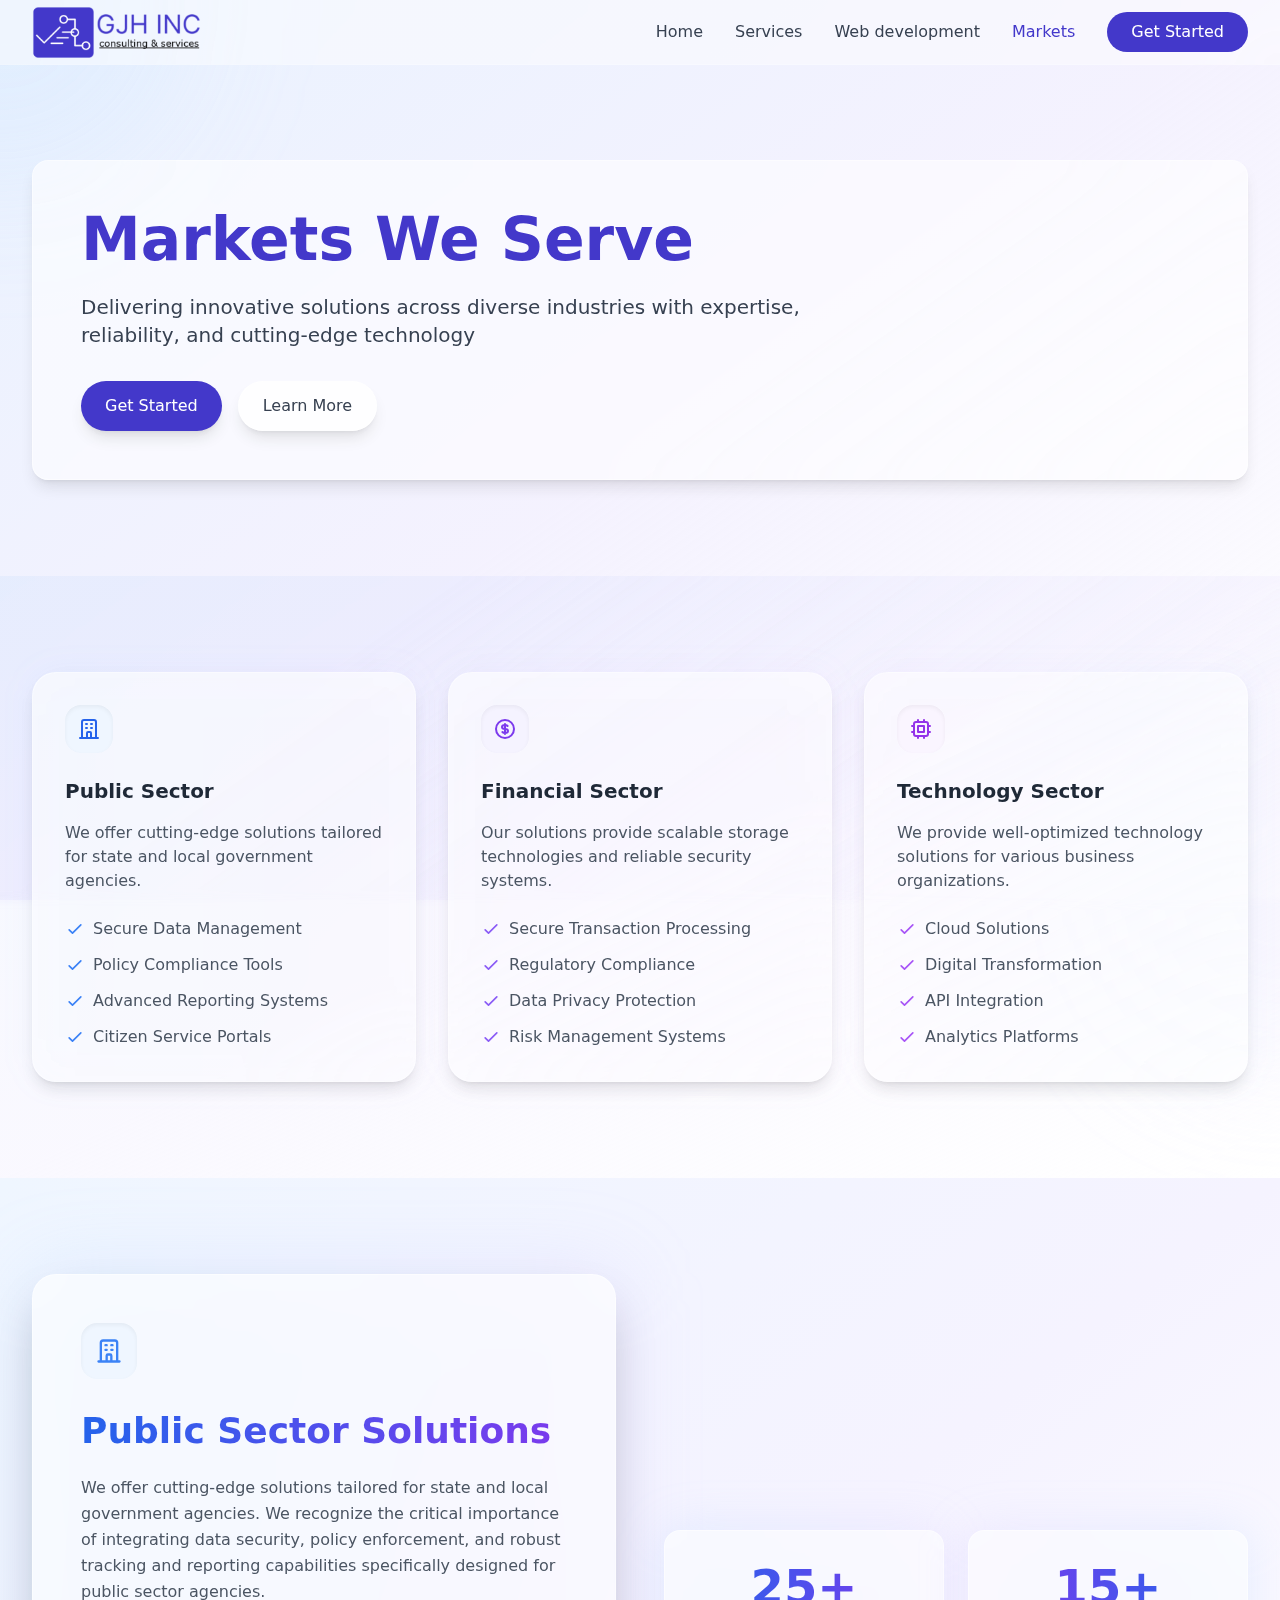
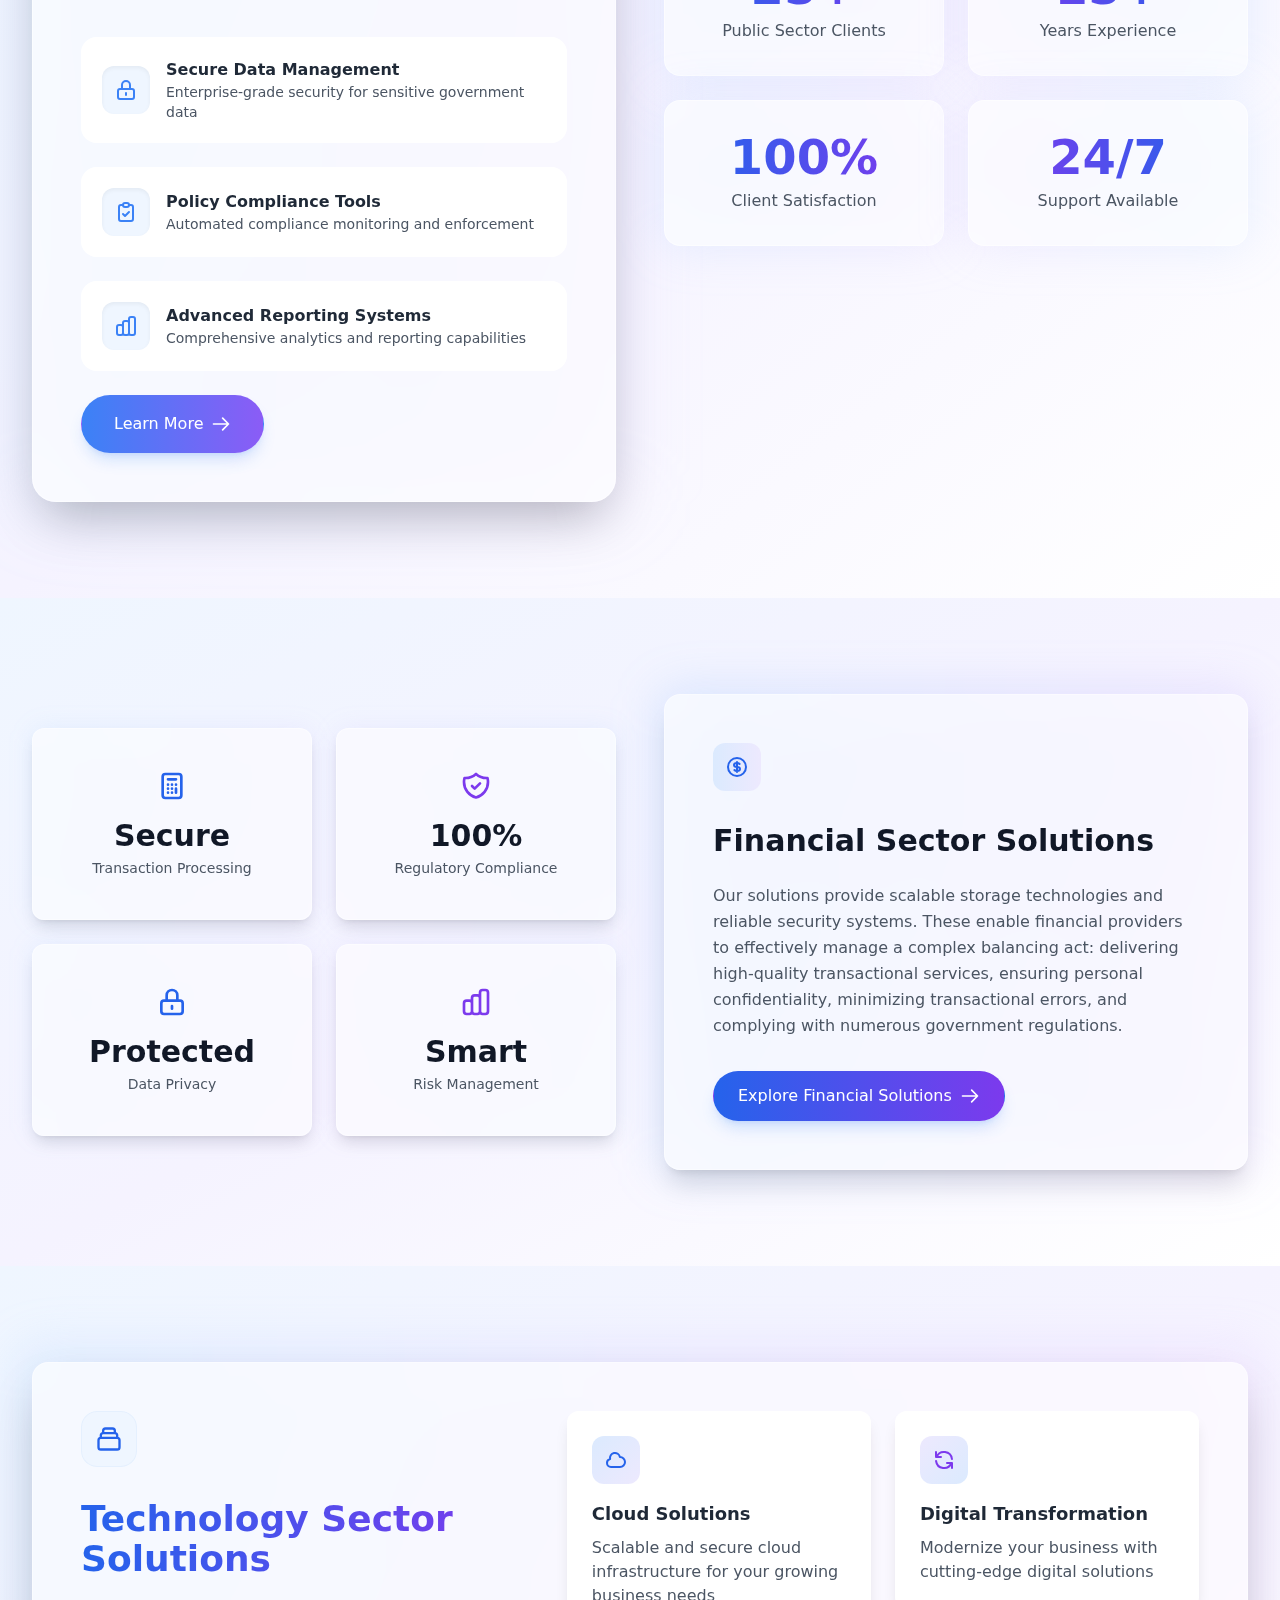
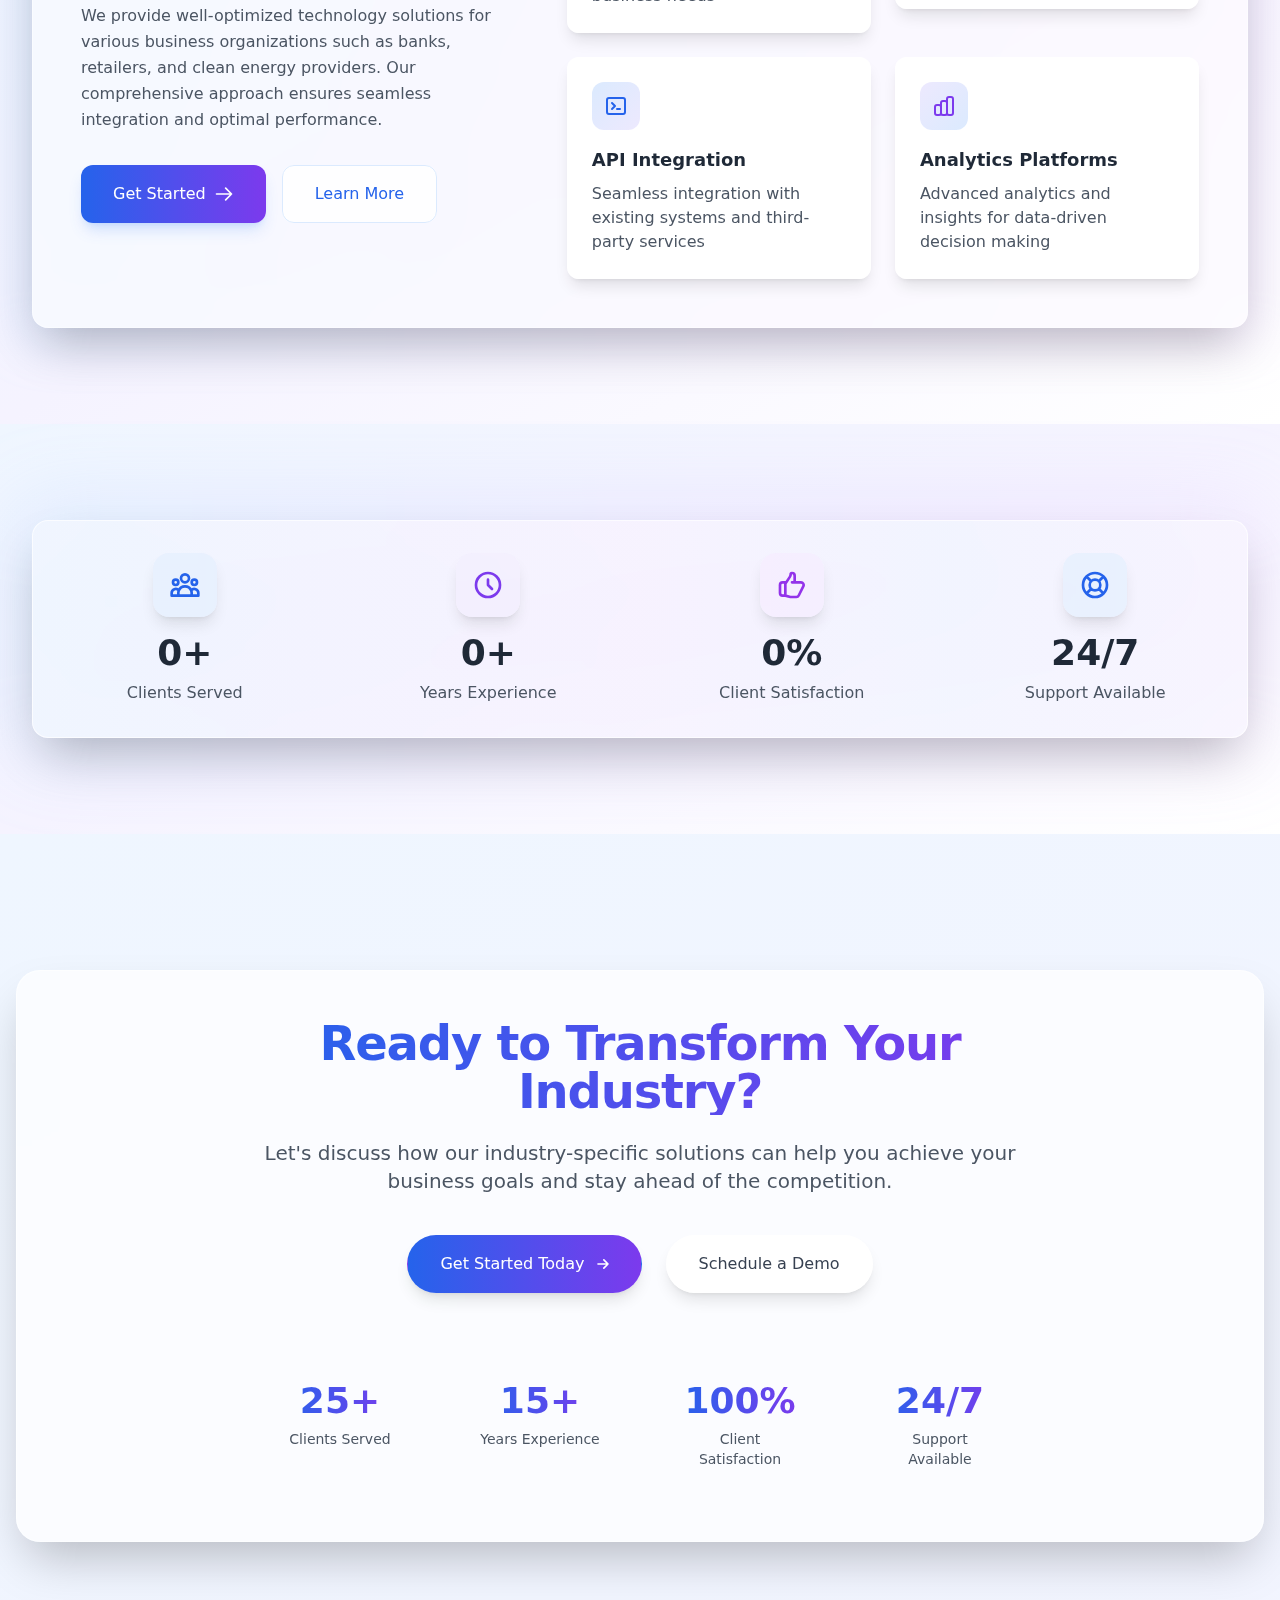
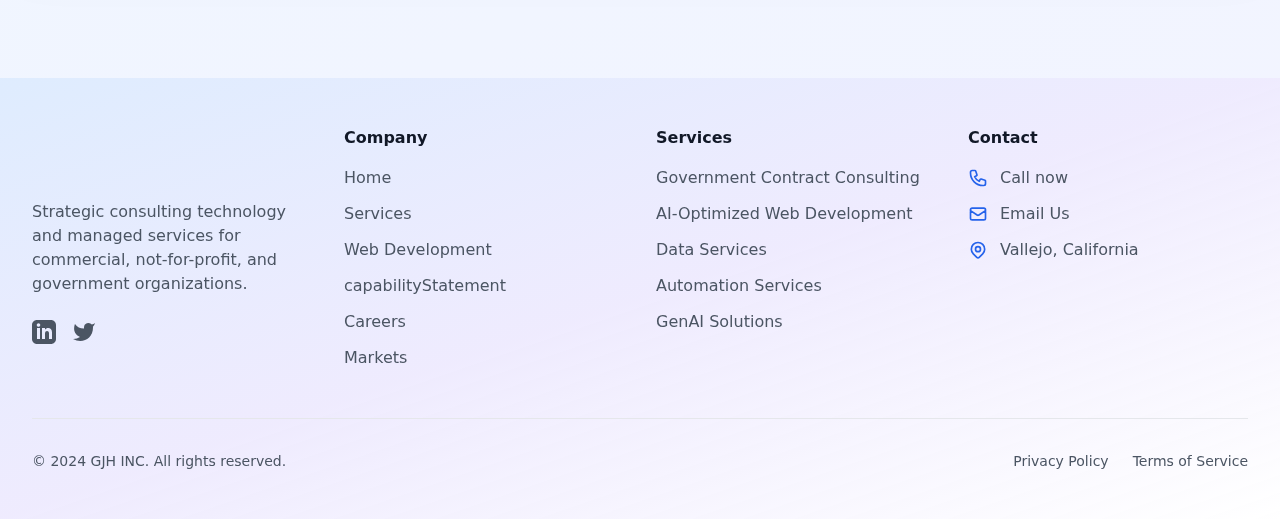
<file: markets.html>
<!DOCTYPE html>
<html lang="en">
   <head>
      <meta charset="UTF-8">
      <meta name="viewport" content="width=device-width, initial-scale=1.0">
      <title>GJH - Markets</title>
      <meta name="description" content="Explore the latest market trends and insights. Stay updated with real-time data and analysis on various markets.">
      <meta name="keywords" content="market trends, market insights, real-time data, market analysis, financial markets, stock market, trading">

      
      
      <!-- Core CSS -->
      <!-- <script src="https://cdn.tailwindcss.com"></script>
      <script>
        tailwind.config = {
          theme: {
            extend: {
              colors: {
                primary: '#4338CA',
                secondary: '#10B981',
                accent: '#8B5CF6',
              },
              fontFamily: {
                sans: ['Inter', 'system-ui', 'sans-serif'],
                heading: ['Inter', 'system-ui', 'sans-serif'],
              },
              animation: {
                'fade-in': 'fadeIn 0.5s ease-in',
                'slide-up': 'slideUp 0.5s ease-out',
              },
            },
          },
          variants: {
            extend: {
              opacity: ['group-hover'],
              transform: ['group-hover'],
              scale: ['group-hover'],
            },
          },
        }
      </script> -->

      
      
      <!-- Optimized Font Loading -->
      <!-- <link rel="preconnect" href="https://fonts.googleapis.com">
      <link rel="preconnect" href="https://fonts.gstatic.com" crossorigin>
      <link rel="preload" href="https://fonts.googleapis.com/css2?family=Inter:wght@400;500;600;700&display=swap" rel="stylesheet"> -->

      <link rel="preload" href="./assets/css/font.css" rel="stylesheet">      
      <style>
        *, ::before, ::after{--tw-border-spacing-x:0;--tw-border-spacing-y:0;--tw-translate-x:0;--tw-translate-y:0;--tw-rotate:0;--tw-skew-x:0;--tw-skew-y:0;--tw-scale-x:1;--tw-scale-y:1;--tw-pan-x: ;--tw-pan-y: ;--tw-pinch-zoom: ;--tw-scroll-snap-strictness:proximity;--tw-gradient-from-position: ;--tw-gradient-via-position: ;--tw-gradient-to-position: ;--tw-ordinal: ;--tw-slashed-zero: ;--tw-numeric-figure: ;--tw-numeric-spacing: ;--tw-numeric-fraction: ;--tw-ring-inset: ;--tw-ring-offset-width:0px;--tw-ring-offset-color:#fff;--tw-ring-color:rgb(59 130 246 / 0.5);--tw-ring-offset-shadow:0 0 #0000;--tw-ring-shadow:0 0 #0000;--tw-shadow:0 0 #0000;--tw-shadow-colored:0 0 #0000;--tw-blur: ;--tw-brightness: ;--tw-contrast: ;--tw-grayscale: ;--tw-hue-rotate: ;--tw-invert: ;--tw-saturate: ;--tw-sepia: ;--tw-drop-shadow: ;--tw-backdrop-blur: ;--tw-backdrop-brightness: ;--tw-backdrop-contrast: ;--tw-backdrop-grayscale: ;--tw-backdrop-hue-rotate: ;--tw-backdrop-invert: ;--tw-backdrop-opacity: ;--tw-backdrop-saturate: ;--tw-backdrop-sepia: ;--tw-contain-size: ;--tw-contain-layout: ;--tw-contain-paint: ;--tw-contain-style: }::backdrop{--tw-border-spacing-x:0;--tw-border-spacing-y:0;--tw-translate-x:0;--tw-translate-y:0;--tw-rotate:0;--tw-skew-x:0;--tw-skew-y:0;--tw-scale-x:1;--tw-scale-y:1;--tw-pan-x: ;--tw-pan-y: ;--tw-pinch-zoom: ;--tw-scroll-snap-strictness:proximity;--tw-gradient-from-position: ;--tw-gradient-via-position: ;--tw-gradient-to-position: ;--tw-ordinal: ;--tw-slashed-zero: ;--tw-numeric-figure: ;--tw-numeric-spacing: ;--tw-numeric-fraction: ;--tw-ring-inset: ;--tw-ring-offset-width:0px;--tw-ring-offset-color:#fff;--tw-ring-color:rgb(59 130 246 / 0.5);--tw-ring-offset-shadow:0 0 #0000;--tw-ring-shadow:0 0 #0000;--tw-shadow:0 0 #0000;--tw-shadow-colored:0 0 #0000;--tw-blur: ;--tw-brightness: ;--tw-contrast: ;--tw-grayscale: ;--tw-hue-rotate: ;--tw-invert: ;--tw-saturate: ;--tw-sepia: ;--tw-drop-shadow: ;--tw-backdrop-blur: ;--tw-backdrop-brightness: ;--tw-backdrop-contrast: ;--tw-backdrop-grayscale: ;--tw-backdrop-hue-rotate: ;--tw-backdrop-invert: ;--tw-backdrop-opacity: ;--tw-backdrop-saturate: ;--tw-backdrop-sepia: ;--tw-contain-size: ;--tw-contain-layout: ;--tw-contain-paint: ;--tw-contain-style: }/* ! tailwindcss v3.4.15 | MIT License | https://tailwindcss.com */*,::after,::before{box-sizing:border-box;border-width:0;border-style:solid;border-color:#e5e7eb}::after,::before{--tw-content:''}:host,html{line-height:1.5;-webkit-text-size-adjust:100%;-moz-tab-size:4;tab-size:4;font-family:Inter, system-ui, sans-serif;font-feature-settings:normal;font-variation-settings:normal;-webkit-tap-highlight-color:transparent}body{margin:0;line-height:inherit}hr{height:0;color:inherit;border-top-width:1px}abbr:where([title]){-webkit-text-decoration:underline dotted;text-decoration:underline dotted}h1,h2,h3,h4,h5,h6{font-size:inherit;font-weight:inherit}a{color:inherit;text-decoration:inherit}b,strong{font-weight:bolder}code,kbd,pre,samp{font-family:ui-monospace, SFMono-Regular, Menlo, Monaco, Consolas, "Liberation Mono", "Courier New", monospace;font-feature-settings:normal;font-variation-settings:normal;font-size:1em}small{font-size:80%}sub,sup{font-size:75%;line-height:0;position:relative;vertical-align:baseline}sub{bottom:-.25em}sup{top:-.5em}table{text-indent:0;border-color:inherit;border-collapse:collapse}button,input,optgroup,select,textarea{font-family:inherit;font-feature-settings:inherit;font-variation-settings:inherit;font-size:100%;font-weight:inherit;line-height:inherit;letter-spacing:inherit;color:inherit;margin:0;padding:0}button,select{text-transform:none}button,input:where([type=button]),input:where([type=reset]),input:where([type=submit]){-webkit-appearance:button;background-color:transparent;background-image:none}:-moz-focusring{outline:auto}:-moz-ui-invalid{box-shadow:none}progress{vertical-align:baseline}::-webkit-inner-spin-button,::-webkit-outer-spin-button{height:auto}[type=search]{-webkit-appearance:textfield;outline-offset:-2px}::-webkit-search-decoration{-webkit-appearance:none}::-webkit-file-upload-button{-webkit-appearance:button;font:inherit}summary{display:list-item}blockquote,dd,dl,figure,h1,h2,h3,h4,h5,h6,hr,p,pre{margin:0}fieldset{margin:0;padding:0}legend{padding:0}menu,ol,ul{list-style:none;margin:0;padding:0}dialog{padding:0}textarea{resize:vertical}input::placeholder,textarea::placeholder{opacity:1;color:#9ca3af}[role=button],button{cursor:pointer}:disabled{cursor:default}audio,canvas,embed,iframe,img,object,svg,video{display:block;vertical-align:middle}img,video{max-width:100%;height:auto}[hidden]:where(:not([hidden=until-found])){display:none}.sr-only{position:absolute;width:1px;height:1px;padding:0;margin:-1px;overflow:hidden;clip:rect(0, 0, 0, 0);white-space:nowrap;border-width:0}.pointer-events-none{pointer-events:none}.fixed{position:fixed}.absolute{position:absolute}.relative{position:relative}.-inset-1{inset:-0.25rem}.-inset-4{inset:-1rem}.inset-0{inset:0px}.bottom-0{bottom:0px}.left-0{left:0px}.right-0{right:0px}.top-0{top:0px}.-bottom-1\/2{bottom:-50%}.-left-1\/4{left:-25%}.-right-1\/4{right:-25%}.-top-1\/2{top:-50%}.-z-10{z-index:-10}.z-50{z-index:50}.order-1{order:1}.order-2{order:2}.mx-auto{margin-left:auto;margin-right:auto}.my-1{margin-top:0.25rem;margin-bottom:0.25rem}.mb-1{margin-bottom:0.25rem}.mb-2{margin-bottom:0.5rem}.mb-4{margin-bottom:1rem}.mb-6{margin-bottom:1.5rem}.mb-8{margin-bottom:2rem}.ml-10{margin-left:2.5rem}.ml-2{margin-left:0.5rem}.mr-2{margin-right:0.5rem}.mt-2{margin-top:0.5rem}.-mr-1{margin-right:-0.25rem}.mb-10{margin-bottom:2.5rem}.mb-12{margin-bottom:3rem}.mt-16{margin-top:4rem}.mt-4{margin-top:1rem}.block{display:block}.flex{display:flex}.inline-flex{display:inline-flex}.grid{display:grid}.hidden{display:none}.h-12{height:3rem}.h-14{height:3.5rem}.h-16{height:4rem}.h-48{height:12rem}.h-5{height:1.25rem}.h-6{height:1.5rem}.h-7{height:1.75rem}.h-8{height:2rem}.h-96{height:24rem}.h-full{height:100%}.min-h-screen{min-height:100vh}.w-12{width:3rem}.w-14{width:3.5rem}.w-16{width:4rem}.w-5{width:1.25rem}.w-6{width:1.5rem}.w-7{width:1.75rem}.w-8{width:2rem}.w-96{width:24rem}.w-fit{width:-moz-fit-content;width:fit-content}.w-full{width:100%}.max-w-3xl{max-width:48rem}.max-w-7xl{max-width:80rem}.flex-shrink-0{flex-shrink:0}.-translate-x-1\/2{--tw-translate-x:-50%;transform:translate(var(--tw-translate-x), var(--tw-translate-y)) rotate(var(--tw-rotate)) skewX(var(--tw-skew-x)) skewY(var(--tw-skew-y)) scaleX(var(--tw-scale-x)) scaleY(var(--tw-scale-y))}.-translate-y-1\/2{--tw-translate-y:-50%;transform:translate(var(--tw-translate-x), var(--tw-translate-y)) rotate(var(--tw-rotate)) skewX(var(--tw-skew-x)) skewY(var(--tw-skew-y)) scaleX(var(--tw-scale-x)) scaleY(var(--tw-scale-y))}.translate-x-1\/2{--tw-translate-x:50%;transform:translate(var(--tw-translate-x), var(--tw-translate-y)) rotate(var(--tw-rotate)) skewX(var(--tw-skew-x)) skewY(var(--tw-skew-y)) scaleX(var(--tw-scale-x)) scaleY(var(--tw-scale-y))}.translate-y-1\/2{--tw-translate-y:50%;transform:translate(var(--tw-translate-x), var(--tw-translate-y)) rotate(var(--tw-rotate)) skewX(var(--tw-skew-x)) skewY(var(--tw-skew-y)) scaleX(var(--tw-scale-x)) scaleY(var(--tw-scale-y))}.transform{transform:translate(var(--tw-translate-x), var(--tw-translate-y)) rotate(var(--tw-rotate)) skewX(var(--tw-skew-x)) skewY(var(--tw-skew-y)) scaleX(var(--tw-scale-x)) scaleY(var(--tw-scale-y))}.grid-cols-1{grid-template-columns:repeat(1, minmax(0, 1fr))}.grid-cols-2{grid-template-columns:repeat(2, minmax(0, 1fr))}.flex-col{flex-direction:column}.flex-wrap{flex-wrap:wrap}.items-center{align-items:center}.justify-center{justify-content:center}.justify-between{justify-content:space-between}.gap-12{gap:3rem}.gap-4{gap:1rem}.gap-6{gap:1.5rem}.gap-8{gap:2rem}.space-x-8 > :not([hidden]) ~ :not([hidden]){--tw-space-x-reverse:0;margin-right:calc(2rem * var(--tw-space-x-reverse));margin-left:calc(2rem * calc(1 - var(--tw-space-x-reverse)))}.space-y-1 > :not([hidden]) ~ :not([hidden]){--tw-space-y-reverse:0;margin-top:calc(0.25rem * calc(1 - var(--tw-space-y-reverse)));margin-bottom:calc(0.25rem * var(--tw-space-y-reverse))}.space-y-3 > :not([hidden]) ~ :not([hidden]){--tw-space-y-reverse:0;margin-top:calc(0.75rem * calc(1 - var(--tw-space-y-reverse)));margin-bottom:calc(0.75rem * var(--tw-space-y-reverse))}.space-y-6 > :not([hidden]) ~ :not([hidden]){--tw-space-y-reverse:0;margin-top:calc(1.5rem * calc(1 - var(--tw-space-y-reverse)));margin-bottom:calc(1.5rem * var(--tw-space-y-reverse))}.space-x-3 > :not([hidden]) ~ :not([hidden]){--tw-space-x-reverse:0;margin-right:calc(0.75rem * var(--tw-space-x-reverse));margin-left:calc(0.75rem * calc(1 - var(--tw-space-x-reverse)))}.space-x-4 > :not([hidden]) ~ :not([hidden]){--tw-space-x-reverse:0;margin-right:calc(1rem * var(--tw-space-x-reverse));margin-left:calc(1rem * calc(1 - var(--tw-space-x-reverse)))}.space-x-6 > :not([hidden]) ~ :not([hidden]){--tw-space-x-reverse:0;margin-right:calc(1.5rem * var(--tw-space-x-reverse));margin-left:calc(1.5rem * calc(1 - var(--tw-space-x-reverse)))}.overflow-hidden{overflow:hidden}.rounded-2xl{border-radius:1rem}.rounded-3xl{border-radius:1.5rem}.rounded-full{border-radius:9999px}.rounded-xl{border-radius:0.75rem}.border{border-width:1px}.border-b{border-bottom-width:1px}.border-t{border-top-width:1px}.border-blue-100{--tw-border-opacity:1;border-color:rgb(219 234 254 / var(--tw-border-opacity, 1))}.border-blue-100\/50{border-color:rgb(219 234 254 / 0.5)}.border-transparent{border-color:transparent}.border-white\/10{border-color:rgb(255 255 255 / 0.1)}.border-white\/40{border-color:rgb(255 255 255 / 0.4)}.border-white\/50{border-color:rgb(255 255 255 / 0.5)}.border-white\/60{border-color:rgb(255 255 255 / 0.6)}.border-gray-200{--tw-border-opacity:1;border-color:rgb(229 231 235 / var(--tw-border-opacity, 1))}.bg-\[\#4338ca\]{--tw-bg-opacity:1;background-color:rgb(67 56 202 / var(--tw-bg-opacity, 1))}.bg-blue-100\/50{background-color:rgb(219 234 254 / 0.5)}.bg-blue-200\/20{background-color:rgb(191 219 254 / 0.2)}.bg-blue-50{--tw-bg-opacity:1;background-color:rgb(239 246 255 / var(--tw-bg-opacity, 1))}.bg-primary{--tw-bg-opacity:1;background-color:rgb(67 56 202 / var(--tw-bg-opacity, 1))}.bg-purple-100\/50{background-color:rgb(243 232 255 / 0.5)}.bg-purple-50{--tw-bg-opacity:1;background-color:rgb(250 245 255 / var(--tw-bg-opacity, 1))}.bg-violet-100\/50{background-color:rgb(237 233 254 / 0.5)}.bg-violet-200\/20{background-color:rgb(221 214 254 / 0.2)}.bg-violet-50{--tw-bg-opacity:1;background-color:rgb(245 243 255 / var(--tw-bg-opacity, 1))}.bg-white\/50{background-color:rgb(255 255 255 / 0.5)}.bg-white\/60{background-color:rgb(255 255 255 / 0.6)}.bg-white\/70{background-color:rgb(255 255 255 / 0.7)}.bg-white\/80{background-color:rgb(255 255 255 / 0.8)}.bg-blue-100{--tw-bg-opacity:1;background-color:rgb(219 234 254 / var(--tw-bg-opacity, 1))}.bg-violet-100{--tw-bg-opacity:1;background-color:rgb(237 233 254 / var(--tw-bg-opacity, 1))}.bg-white{--tw-bg-opacity:1;background-color:rgb(255 255 255 / var(--tw-bg-opacity, 1))}.bg-gradient-to-br{background-image:linear-gradient(to bottom right, var(--tw-gradient-stops))}.bg-gradient-to-r{background-image:linear-gradient(to right, var(--tw-gradient-stops))}.from-blue-100{--tw-gradient-from:#dbeafe var(--tw-gradient-from-position);--tw-gradient-to:rgb(219 234 254 / 0) var(--tw-gradient-to-position);--tw-gradient-stops:var(--tw-gradient-from), var(--tw-gradient-to)}.from-blue-100\/30{--tw-gradient-from:rgb(219 234 254 / 0.3) var(--tw-gradient-from-position);--tw-gradient-to:rgb(219 234 254 / 0) var(--tw-gradient-to-position);--tw-gradient-stops:var(--tw-gradient-from), var(--tw-gradient-to)}.from-blue-100\/60{--tw-gradient-from:rgb(219 234 254 / 0.6) var(--tw-gradient-from-position);--tw-gradient-to:rgb(219 234 254 / 0) var(--tw-gradient-to-position);--tw-gradient-stops:var(--tw-gradient-from), var(--tw-gradient-to)}.from-blue-300\/20{--tw-gradient-from:rgb(147 197 253 / 0.2) var(--tw-gradient-from-position);--tw-gradient-to:rgb(147 197 253 / 0) var(--tw-gradient-to-position);--tw-gradient-stops:var(--tw-gradient-from), var(--tw-gradient-to)}.from-blue-400\/10{--tw-gradient-from:rgb(96 165 250 / 0.1) var(--tw-gradient-from-position);--tw-gradient-to:rgb(96 165 250 / 0) var(--tw-gradient-to-position);--tw-gradient-stops:var(--tw-gradient-from), var(--tw-gradient-to)}.from-blue-400\/20{--tw-gradient-from:rgb(96 165 250 / 0.2) var(--tw-gradient-from-position);--tw-gradient-to:rgb(96 165 250 / 0) var(--tw-gradient-to-position);--tw-gradient-stops:var(--tw-gradient-from), var(--tw-gradient-to)}.from-blue-400\/5{--tw-gradient-from:rgb(96 165 250 / 0.05) var(--tw-gradient-from-position);--tw-gradient-to:rgb(96 165 250 / 0) var(--tw-gradient-to-position);--tw-gradient-stops:var(--tw-gradient-from), var(--tw-gradient-to)}.from-blue-50{--tw-gradient-from:#eff6ff var(--tw-gradient-from-position);--tw-gradient-to:rgb(239 246 255 / 0) var(--tw-gradient-to-position);--tw-gradient-stops:var(--tw-gradient-from), var(--tw-gradient-to)}.from-blue-500{--tw-gradient-from:#3b82f6 var(--tw-gradient-from-position);--tw-gradient-to:rgb(59 130 246 / 0) var(--tw-gradient-to-position);--tw-gradient-stops:var(--tw-gradient-from), var(--tw-gradient-to)}.from-blue-600{--tw-gradient-from:#2563eb var(--tw-gradient-from-position);--tw-gradient-to:rgb(37 99 235 / 0) var(--tw-gradient-to-position);--tw-gradient-stops:var(--tw-gradient-from), var(--tw-gradient-to)}.from-purple-400\/5{--tw-gradient-from:rgb(192 132 252 / 0.05) var(--tw-gradient-from-position);--tw-gradient-to:rgb(192 132 252 / 0) var(--tw-gradient-to-position);--tw-gradient-stops:var(--tw-gradient-from), var(--tw-gradient-to)}.from-violet-100{--tw-gradient-from:#ede9fe var(--tw-gradient-from-position);--tw-gradient-to:rgb(237 233 254 / 0) var(--tw-gradient-to-position);--tw-gradient-stops:var(--tw-gradient-from), var(--tw-gradient-to)}.from-violet-300\/20{--tw-gradient-from:rgb(196 181 253 / 0.2) var(--tw-gradient-from-position);--tw-gradient-to:rgb(196 181 253 / 0) var(--tw-gradient-to-position);--tw-gradient-stops:var(--tw-gradient-from), var(--tw-gradient-to)}.from-violet-400\/10{--tw-gradient-from:rgb(167 139 250 / 0.1) var(--tw-gradient-from-position);--tw-gradient-to:rgb(167 139 250 / 0) var(--tw-gradient-to-position);--tw-gradient-stops:var(--tw-gradient-from), var(--tw-gradient-to)}.from-violet-400\/5{--tw-gradient-from:rgb(167 139 250 / 0.05) var(--tw-gradient-from-position);--tw-gradient-to:rgb(167 139 250 / 0) var(--tw-gradient-to-position);--tw-gradient-stops:var(--tw-gradient-from), var(--tw-gradient-to)}.from-violet-600{--tw-gradient-from:#7c3aed var(--tw-gradient-from-position);--tw-gradient-to:rgb(124 58 237 / 0) var(--tw-gradient-to-position);--tw-gradient-stops:var(--tw-gradient-from), var(--tw-gradient-to)}.from-blue-100\/90{--tw-gradient-from:rgb(219 234 254 / 0.9) var(--tw-gradient-from-position);--tw-gradient-to:rgb(219 234 254 / 0) var(--tw-gradient-to-position);--tw-gradient-stops:var(--tw-gradient-from), var(--tw-gradient-to)}.via-violet-100\/30{--tw-gradient-to:rgb(237 233 254 / 0)  var(--tw-gradient-to-position);--tw-gradient-stops:var(--tw-gradient-from), rgb(237 233 254 / 0.3) var(--tw-gradient-via-position), var(--tw-gradient-to)}.via-violet-100\/60{--tw-gradient-to:rgb(237 233 254 / 0)  var(--tw-gradient-to-position);--tw-gradient-stops:var(--tw-gradient-from), rgb(237 233 254 / 0.6) var(--tw-gradient-via-position), var(--tw-gradient-to)}.via-violet-300\/20{--tw-gradient-to:rgb(196 181 253 / 0)  var(--tw-gradient-to-position);--tw-gradient-stops:var(--tw-gradient-from), rgb(196 181 253 / 0.2) var(--tw-gradient-via-position), var(--tw-gradient-to)}.via-violet-50{--tw-gradient-to:rgb(245 243 255 / 0)  var(--tw-gradient-to-position);--tw-gradient-stops:var(--tw-gradient-from), #f5f3ff var(--tw-gradient-via-position), var(--tw-gradient-to)}.via-violet-100\/90{--tw-gradient-to:rgb(237 233 254 / 0)  var(--tw-gradient-to-position);--tw-gradient-stops:var(--tw-gradient-from), rgb(237 233 254 / 0.9) var(--tw-gradient-via-position), var(--tw-gradient-to)}.to-blue-100{--tw-gradient-to:#dbeafe var(--tw-gradient-to-position)}.to-blue-300\/20{--tw-gradient-to:rgb(147 197 253 / 0.2) var(--tw-gradient-to-position)}.to-blue-400\/10{--tw-gradient-to:rgb(96 165 250 / 0.1) var(--tw-gradient-to-position)}.to-blue-400\/5{--tw-gradient-to:rgb(96 165 250 / 0.05) var(--tw-gradient-to-position)}.to-blue-500{--tw-gradient-to:#3b82f6 var(--tw-gradient-to-position)}.to-blue-600{--tw-gradient-to:#2563eb var(--tw-gradient-to-position)}.to-purple-300\/20{--tw-gradient-to:rgb(216 180 254 / 0.2) var(--tw-gradient-to-position)}.to-purple-400\/5{--tw-gradient-to:rgb(192 132 252 / 0.05) var(--tw-gradient-to-position)}.to-violet-100{--tw-gradient-to:#ede9fe var(--tw-gradient-to-position)}.to-violet-300\/20{--tw-gradient-to:rgb(196 181 253 / 0.2) var(--tw-gradient-to-position)}.to-violet-400\/10{--tw-gradient-to:rgb(167 139 250 / 0.1) var(--tw-gradient-to-position)}.to-violet-400\/20{--tw-gradient-to:rgb(167 139 250 / 0.2) var(--tw-gradient-to-position)}.to-violet-400\/5{--tw-gradient-to:rgb(167 139 250 / 0.05) var(--tw-gradient-to-position)}.to-violet-500{--tw-gradient-to:#8b5cf6 var(--tw-gradient-to-position)}.to-violet-600{--tw-gradient-to:#7c3aed var(--tw-gradient-to-position)}.to-white{--tw-gradient-to:#fff var(--tw-gradient-to-position)}.to-white\/80{--tw-gradient-to:rgb(255 255 255 / 0.8) var(--tw-gradient-to-position)}.bg-clip-text{-webkit-background-clip:text;background-clip:text}.p-5{padding:1.25rem}.p-6{padding:1.5rem}.p-8{padding:2rem}.px-2{padding-left:0.5rem;padding-right:0.5rem}.px-4{padding-left:1rem;padding-right:1rem}.px-6{padding-left:1.5rem;padding-right:1.5rem}.px-8{padding-left:2rem;padding-right:2rem}.py-10{padding-top:2.5rem;padding-bottom:2.5rem}.py-2{padding-top:0.5rem;padding-bottom:0.5rem}.py-24{padding-top:6rem;padding-bottom:6rem}.py-3{padding-top:0.75rem;padding-bottom:0.75rem}.py-4{padding-top:1rem;padding-bottom:1rem}.py-12{padding-top:3rem;padding-bottom:3rem}.pb-20{padding-bottom:5rem}.pb-3{padding-bottom:0.75rem}.pt-2{padding-top:0.5rem}.pt-32{padding-top:8rem}.pt-8{padding-top:2rem}.text-center{text-align:center}.text-2xl{font-size:1.5rem;line-height:2rem}.text-3xl{font-size:1.875rem;line-height:2.25rem}.text-4xl{font-size:2.25rem;line-height:2.5rem}.text-5xl{font-size:3rem;line-height:1}.text-base{font-size:1rem;line-height:1.5rem}.text-lg{font-size:1.125rem;line-height:1.75rem}.text-sm{font-size:0.875rem;line-height:1.25rem}.text-xl{font-size:1.25rem;line-height:1.75rem}.font-bold{font-weight:700}.font-medium{font-weight:500}.font-semibold{font-weight:600}.leading-relaxed{line-height:1.625}.leading-tight{line-height:1.25}.tracking-tight{letter-spacing:-0.025em}.text-\[\#4338ca\]{--tw-text-opacity:1;color:rgb(67 56 202 / var(--tw-text-opacity, 1))}.text-blue-500{--tw-text-opacity:1;color:rgb(59 130 246 / var(--tw-text-opacity, 1))}.text-blue-600{--tw-text-opacity:1;color:rgb(37 99 235 / var(--tw-text-opacity, 1))}.text-gray-600{--tw-text-opacity:1;color:rgb(75 85 99 / var(--tw-text-opacity, 1))}.text-gray-700{--tw-text-opacity:1;color:rgb(55 65 81 / var(--tw-text-opacity, 1))}.text-gray-800{--tw-text-opacity:1;color:rgb(31 41 55 / var(--tw-text-opacity, 1))}.text-gray-900{--tw-text-opacity:1;color:rgb(17 24 39 / var(--tw-text-opacity, 1))}.text-primary{--tw-text-opacity:1;color:rgb(67 56 202 / var(--tw-text-opacity, 1))}.text-purple-500{--tw-text-opacity:1;color:rgb(168 85 247 / var(--tw-text-opacity, 1))}.text-purple-600{--tw-text-opacity:1;color:rgb(147 51 234 / var(--tw-text-opacity, 1))}.text-transparent{color:transparent}.text-violet-500{--tw-text-opacity:1;color:rgb(139 92 246 / var(--tw-text-opacity, 1))}.text-violet-600{--tw-text-opacity:1;color:rgb(124 58 237 / var(--tw-text-opacity, 1))}.text-white{--tw-text-opacity:1;color:rgb(255 255 255 / var(--tw-text-opacity, 1))}.opacity-20{opacity:0.2}.opacity-30{opacity:0.3}.mix-blend-multiply{mix-blend-mode:multiply}.shadow-2xl{--tw-shadow:0 25px 50px -12px rgb(0 0 0 / 0.25);--tw-shadow-colored:0 25px 50px -12px var(--tw-shadow-color);box-shadow:var(--tw-ring-offset-shadow, 0 0 #0000), var(--tw-ring-shadow, 0 0 #0000), var(--tw-shadow)}.shadow-inner{--tw-shadow:inset 0 2px 4px 0 rgb(0 0 0 / 0.05);--tw-shadow-colored:inset 0 2px 4px 0 var(--tw-shadow-color);box-shadow:var(--tw-ring-offset-shadow, 0 0 #0000), var(--tw-ring-shadow, 0 0 #0000), var(--tw-shadow)}.shadow-lg{--tw-shadow:0 10px 15px -3px rgb(0 0 0 / 0.1), 0 4px 6px -4px rgb(0 0 0 / 0.1);--tw-shadow-colored:0 10px 15px -3px var(--tw-shadow-color), 0 4px 6px -4px var(--tw-shadow-color);box-shadow:var(--tw-ring-offset-shadow, 0 0 #0000), var(--tw-ring-shadow, 0 0 #0000), var(--tw-shadow)}.shadow-xl{--tw-shadow:0 20px 25px -5px rgb(0 0 0 / 0.1), 0 8px 10px -6px rgb(0 0 0 / 0.1);--tw-shadow-colored:0 20px 25px -5px var(--tw-shadow-color), 0 8px 10px -6px var(--tw-shadow-color);box-shadow:var(--tw-ring-offset-shadow, 0 0 #0000), var(--tw-ring-shadow, 0 0 #0000), var(--tw-shadow)}.shadow-blue-500\/20{--tw-shadow-color:rgb(59 130 246 / 0.2);--tw-shadow:var(--tw-shadow-colored)}.blur{--tw-blur:blur(8px);filter:var(--tw-blur) var(--tw-brightness) var(--tw-contrast) var(--tw-grayscale) var(--tw-hue-rotate) var(--tw-invert) var(--tw-saturate) var(--tw-sepia) var(--tw-drop-shadow)}.blur-2xl{--tw-blur:blur(40px);filter:var(--tw-blur) var(--tw-brightness) var(--tw-contrast) var(--tw-grayscale) var(--tw-hue-rotate) var(--tw-invert) var(--tw-saturate) var(--tw-sepia) var(--tw-drop-shadow)}.blur-3xl{--tw-blur:blur(64px);filter:var(--tw-blur) var(--tw-brightness) var(--tw-contrast) var(--tw-grayscale) var(--tw-hue-rotate) var(--tw-invert) var(--tw-saturate) var(--tw-sepia) var(--tw-drop-shadow)}.blur-lg{--tw-blur:blur(16px);filter:var(--tw-blur) var(--tw-brightness) var(--tw-contrast) var(--tw-grayscale) var(--tw-hue-rotate) var(--tw-invert) var(--tw-saturate) var(--tw-sepia) var(--tw-drop-shadow)}.blur-md{--tw-blur:blur(12px);filter:var(--tw-blur) var(--tw-brightness) var(--tw-contrast) var(--tw-grayscale) var(--tw-hue-rotate) var(--tw-invert) var(--tw-saturate) var(--tw-sepia) var(--tw-drop-shadow)}.blur-xl{--tw-blur:blur(24px);filter:var(--tw-blur) var(--tw-brightness) var(--tw-contrast) var(--tw-grayscale) var(--tw-hue-rotate) var(--tw-invert) var(--tw-saturate) var(--tw-sepia) var(--tw-drop-shadow)}.filter{filter:var(--tw-blur) var(--tw-brightness) var(--tw-contrast) var(--tw-grayscale) var(--tw-hue-rotate) var(--tw-invert) var(--tw-saturate) var(--tw-sepia) var(--tw-drop-shadow)}.backdrop-blur-lg{--tw-backdrop-blur:blur(16px);-webkit-backdrop-filter:var(--tw-backdrop-blur) var(--tw-backdrop-brightness) var(--tw-backdrop-contrast) var(--tw-backdrop-grayscale) var(--tw-backdrop-hue-rotate) var(--tw-backdrop-invert) var(--tw-backdrop-opacity) var(--tw-backdrop-saturate) var(--tw-backdrop-sepia);backdrop-filter:var(--tw-backdrop-blur) var(--tw-backdrop-brightness) var(--tw-backdrop-contrast) var(--tw-backdrop-grayscale) var(--tw-backdrop-hue-rotate) var(--tw-backdrop-invert) var(--tw-backdrop-opacity) var(--tw-backdrop-saturate) var(--tw-backdrop-sepia)}.backdrop-blur-sm{--tw-backdrop-blur:blur(4px);-webkit-backdrop-filter:var(--tw-backdrop-blur) var(--tw-backdrop-brightness) var(--tw-backdrop-contrast) var(--tw-backdrop-grayscale) var(--tw-backdrop-hue-rotate) var(--tw-backdrop-invert) var(--tw-backdrop-opacity) var(--tw-backdrop-saturate) var(--tw-backdrop-sepia);backdrop-filter:var(--tw-backdrop-blur) var(--tw-backdrop-brightness) var(--tw-backdrop-contrast) var(--tw-backdrop-grayscale) var(--tw-backdrop-hue-rotate) var(--tw-backdrop-invert) var(--tw-backdrop-opacity) var(--tw-backdrop-saturate) var(--tw-backdrop-sepia)}.backdrop-blur-xl{--tw-backdrop-blur:blur(24px);-webkit-backdrop-filter:var(--tw-backdrop-blur) var(--tw-backdrop-brightness) var(--tw-backdrop-contrast) var(--tw-backdrop-grayscale) var(--tw-backdrop-hue-rotate) var(--tw-backdrop-invert) var(--tw-backdrop-opacity) var(--tw-backdrop-saturate) var(--tw-backdrop-sepia);backdrop-filter:var(--tw-backdrop-blur) var(--tw-backdrop-brightness) var(--tw-backdrop-contrast) var(--tw-backdrop-grayscale) var(--tw-backdrop-hue-rotate) var(--tw-backdrop-invert) var(--tw-backdrop-opacity) var(--tw-backdrop-saturate) var(--tw-backdrop-sepia)}.transition{transition-property:color, background-color, border-color, fill, stroke, opacity, box-shadow, transform, filter, -webkit-text-decoration-color, -webkit-backdrop-filter;transition-property:color, background-color, border-color, text-decoration-color, fill, stroke, opacity, box-shadow, transform, filter, backdrop-filter;transition-property:color, background-color, border-color, text-decoration-color, fill, stroke, opacity, box-shadow, transform, filter, backdrop-filter, -webkit-text-decoration-color, -webkit-backdrop-filter;transition-timing-function:cubic-bezier(0.4, 0, 0.2, 1);transition-duration:150ms}.transition-all{transition-property:all;transition-timing-function:cubic-bezier(0.4, 0, 0.2, 1);transition-duration:150ms}.transition-colors{transition-property:color, background-color, border-color, fill, stroke, -webkit-text-decoration-color;transition-property:color, background-color, border-color, text-decoration-color, fill, stroke;transition-property:color, background-color, border-color, text-decoration-color, fill, stroke, -webkit-text-decoration-color;transition-timing-function:cubic-bezier(0.4, 0, 0.2, 1);transition-duration:150ms}.transition-transform{transition-property:transform;transition-timing-function:cubic-bezier(0.4, 0, 0.2, 1);transition-duration:150ms}.transition-shadow{transition-property:box-shadow;transition-timing-function:cubic-bezier(0.4, 0, 0.2, 1);transition-duration:150ms}.duration-1000{transition-duration:1000ms}.duration-300{transition-duration:300ms}.duration-200{transition-duration:200ms}.ease-in-out{transition-timing-function:cubic-bezier(0.4, 0, 0.2, 1)}.hover\:-translate-y-1:hover{--tw-translate-y:-0.25rem;transform:translate(var(--tw-translate-x), var(--tw-translate-y)) rotate(var(--tw-rotate)) skewX(var(--tw-skew-x)) skewY(var(--tw-skew-y)) scaleX(var(--tw-scale-x)) scaleY(var(--tw-scale-y))}.hover\:scale-105:hover{--tw-scale-x:1.05;--tw-scale-y:1.05;transform:translate(var(--tw-translate-x), var(--tw-translate-y)) rotate(var(--tw-rotate)) skewX(var(--tw-skew-x)) skewY(var(--tw-skew-y)) scaleX(var(--tw-scale-x)) scaleY(var(--tw-scale-y))}.hover\:scale-\[1\.02\]:hover{--tw-scale-x:1.02;--tw-scale-y:1.02;transform:translate(var(--tw-translate-x), var(--tw-translate-y)) rotate(var(--tw-rotate)) skewX(var(--tw-skew-x)) skewY(var(--tw-skew-y)) scaleX(var(--tw-scale-x)) scaleY(var(--tw-scale-y))}.hover\:transform:hover{transform:translate(var(--tw-translate-x), var(--tw-translate-y)) rotate(var(--tw-rotate)) skewX(var(--tw-skew-x)) skewY(var(--tw-skew-y)) scaleX(var(--tw-scale-x)) scaleY(var(--tw-scale-y))}.hover\:bg-blue-50:hover{--tw-bg-opacity:1;background-color:rgb(239 246 255 / var(--tw-bg-opacity, 1))}.hover\:bg-primary\/90:hover{background-color:rgb(67 56 202 / 0.9)}.hover\:bg-white\/30:hover{background-color:rgb(255 255 255 / 0.3)}.hover\:bg-white\/70:hover{background-color:rgb(255 255 255 / 0.7)}.hover\:bg-white\/80:hover{background-color:rgb(255 255 255 / 0.8)}.hover\:bg-white\/50:hover{background-color:rgb(255 255 255 / 0.5)}.hover\:from-blue-600:hover{--tw-gradient-from:#2563eb var(--tw-gradient-from-position);--tw-gradient-to:rgb(37 99 235 / 0) var(--tw-gradient-to-position);--tw-gradient-stops:var(--tw-gradient-from), var(--tw-gradient-to)}.hover\:from-blue-700:hover{--tw-gradient-from:#1d4ed8 var(--tw-gradient-from-position);--tw-gradient-to:rgb(29 78 216 / 0) var(--tw-gradient-to-position);--tw-gradient-stops:var(--tw-gradient-from), var(--tw-gradient-to)}.hover\:to-violet-600:hover{--tw-gradient-to:#7c3aed var(--tw-gradient-to-position)}.hover\:to-violet-700:hover{--tw-gradient-to:#6d28d9 var(--tw-gradient-to-position)}.hover\:text-primary:hover{--tw-text-opacity:1;color:rgb(67 56 202 / var(--tw-text-opacity, 1))}.hover\:text-blue-600:hover{--tw-text-opacity:1;color:rgb(37 99 235 / var(--tw-text-opacity, 1))}.hover\:shadow-2xl:hover{--tw-shadow:0 25px 50px -12px rgb(0 0 0 / 0.25);--tw-shadow-colored:0 25px 50px -12px var(--tw-shadow-color);box-shadow:var(--tw-ring-offset-shadow, 0 0 #0000), var(--tw-ring-shadow, 0 0 #0000), var(--tw-shadow)}.hover\:shadow-lg:hover{--tw-shadow:0 10px 15px -3px rgb(0 0 0 / 0.1), 0 4px 6px -4px rgb(0 0 0 / 0.1);--tw-shadow-colored:0 10px 15px -3px var(--tw-shadow-color), 0 4px 6px -4px var(--tw-shadow-color);box-shadow:var(--tw-ring-offset-shadow, 0 0 #0000), var(--tw-ring-shadow, 0 0 #0000), var(--tw-shadow)}.hover\:shadow-xl:hover{--tw-shadow:0 20px 25px -5px rgb(0 0 0 / 0.1), 0 8px 10px -6px rgb(0 0 0 / 0.1);--tw-shadow-colored:0 20px 25px -5px var(--tw-shadow-color), 0 8px 10px -6px var(--tw-shadow-color);box-shadow:var(--tw-ring-offset-shadow, 0 0 #0000), var(--tw-ring-shadow, 0 0 #0000), var(--tw-shadow)}.hover\:shadow-blue-500\/30:hover{--tw-shadow-color:rgb(59 130 246 / 0.3);--tw-shadow:var(--tw-shadow-colored)}.hover\:shadow-violet-500\/20:hover{--tw-shadow-color:rgb(139 92 246 / 0.2);--tw-shadow:var(--tw-shadow-colored)}.focus\:outline-none:focus{outline:2px solid transparent;outline-offset:2px}.focus\:ring-2:focus{--tw-ring-offset-shadow:var(--tw-ring-inset) 0 0 0 var(--tw-ring-offset-width) var(--tw-ring-offset-color);--tw-ring-shadow:var(--tw-ring-inset) 0 0 0 calc(2px + var(--tw-ring-offset-width)) var(--tw-ring-color);box-shadow:var(--tw-ring-offset-shadow), var(--tw-ring-shadow), var(--tw-shadow, 0 0 #0000)}.focus\:ring-offset-2:focus{--tw-ring-offset-width:2px}.group:hover .group-hover\:translate-x-1{--tw-translate-x:0.25rem;transform:translate(var(--tw-translate-x), var(--tw-translate-y)) rotate(var(--tw-rotate)) skewX(var(--tw-skew-x)) skewY(var(--tw-skew-y)) scaleX(var(--tw-scale-x)) scaleY(var(--tw-scale-y))}.group\/item:hover .group-hover\/item\:scale-110{--tw-scale-x:1.1;--tw-scale-y:1.1;transform:translate(var(--tw-translate-x), var(--tw-translate-y)) rotate(var(--tw-rotate)) skewX(var(--tw-skew-x)) skewY(var(--tw-skew-y)) scaleX(var(--tw-scale-x)) scaleY(var(--tw-scale-y))}.group:hover .group-hover\:from-blue-400\/10{--tw-gradient-from:rgb(96 165 250 / 0.1) var(--tw-gradient-from-position);--tw-gradient-to:rgb(96 165 250 / 0) var(--tw-gradient-to-position);--tw-gradient-stops:var(--tw-gradient-from), var(--tw-gradient-to)}.group:hover .group-hover\:from-purple-400\/10{--tw-gradient-from:rgb(192 132 252 / 0.1) var(--tw-gradient-from-position);--tw-gradient-to:rgb(192 132 252 / 0) var(--tw-gradient-to-position);--tw-gradient-stops:var(--tw-gradient-from), var(--tw-gradient-to)}.group:hover .group-hover\:from-violet-400\/10{--tw-gradient-from:rgb(167 139 250 / 0.1) var(--tw-gradient-from-position);--tw-gradient-to:rgb(167 139 250 / 0) var(--tw-gradient-to-position);--tw-gradient-stops:var(--tw-gradient-from), var(--tw-gradient-to)}.group:hover .group-hover\:to-blue-400\/10{--tw-gradient-to:rgb(96 165 250 / 0.1) var(--tw-gradient-to-position)}.group:hover .group-hover\:to-purple-400\/10{--tw-gradient-to:rgb(192 132 252 / 0.1) var(--tw-gradient-to-position)}.group:hover .group-hover\:to-violet-400\/10{--tw-gradient-to:rgb(167 139 250 / 0.1) var(--tw-gradient-to-position)}.group\/item:hover .group-hover\/item\:text-blue-600{--tw-text-opacity:1;color:rgb(37 99 235 / var(--tw-text-opacity, 1))}.group\/item:hover .group-hover\/item\:text-purple-600{--tw-text-opacity:1;color:rgb(147 51 234 / var(--tw-text-opacity, 1))}.group\/item:hover .group-hover\/item\:text-violet-600{--tw-text-opacity:1;color:rgb(124 58 237 / var(--tw-text-opacity, 1))}.group:hover .group-hover\:opacity-30{opacity:0.3}.group:hover .group-hover\:blur-2xl{--tw-blur:blur(40px);filter:var(--tw-blur) var(--tw-brightness) var(--tw-contrast) var(--tw-grayscale) var(--tw-hue-rotate) var(--tw-invert) var(--tw-saturate) var(--tw-sepia) var(--tw-drop-shadow)}.group:hover .group-hover\:blur-xl{--tw-blur:blur(24px);filter:var(--tw-blur) var(--tw-brightness) var(--tw-contrast) var(--tw-grayscale) var(--tw-hue-rotate) var(--tw-invert) var(--tw-saturate) var(--tw-sepia) var(--tw-drop-shadow)}@media (min-width: 640px){.sm\:flex-row{flex-direction:row}.sm\:p-12{padding:3rem}.sm\:px-3{padding-left:0.75rem;padding-right:0.75rem}.sm\:px-6{padding-left:1.5rem;padding-right:1.5rem}.sm\:pb-24{padding-bottom:6rem}.sm\:pt-40{padding-top:10rem}.sm\:text-5xl{font-size:3rem;line-height:1}.sm\:text-xl{font-size:1.25rem;line-height:1.75rem}}@media (min-width: 768px){.md\:mt-0{margin-top:0px}.md\:block{display:block}.md\:hidden{display:none}.md\:grid-cols-2{grid-template-columns:repeat(2, minmax(0, 1fr))}.md\:grid-cols-3{grid-template-columns:repeat(3, minmax(0, 1fr))}.md\:grid-cols-4{grid-template-columns:repeat(4, minmax(0, 1fr))}.md\:flex-row{flex-direction:row}.md\:p-12{padding:3rem}.md\:text-5xl{font-size:3rem;line-height:1}.md\:text-xl{font-size:1.25rem;line-height:1.75rem}}@media (min-width: 1024px){.lg\:order-1{order:1}.lg\:order-2{order:2}.lg\:col-span-5{grid-column:span 5 / span 5}.lg\:col-span-7{grid-column:span 7 / span 7}.lg\:grid-cols-12{grid-template-columns:repeat(12, minmax(0, 1fr))}.lg\:grid-cols-2{grid-template-columns:repeat(2, minmax(0, 1fr))}.lg\:grid-cols-4{grid-template-columns:repeat(4, minmax(0, 1fr))}.lg\:p-12{padding:3rem}.lg\:px-8{padding-left:2rem;padding-right:2rem}.lg\:text-6xl{font-size:3.75rem;line-height:1}}
      </style>
      <!-- Minimal Animation CSS -->
      <style>
        /* Core Animations */
        @keyframes fadeIn {
          from { opacity: 0; }
          to { opacity: 1; }
        }
        
        @keyframes slideUp {
          from { transform: translateY(20px); opacity: 0; }
          to { transform: translateY(0); opacity: 1; }
        }

        /* Responsive Section Padding */
        section {
          padding: clamp(2rem, 5vw, 6.25rem) 0;
          scroll-margin-top: 5rem;
        }

        /* Performance Optimizations */
        img {
          content-visibility: auto;
          contain: content;
        }

        /* Core Layout Classes */
        .container {
          width: min(100% - 2rem, 75rem);
          margin-inline: auto;
        }

        /* Responsive Typography */
        :root {
          --fluid-min-width: 320;
          --fluid-max-width: 1140;
          --fluid-min-size: 16;
          --fluid-max-size: 18;
          --fluid-min-scale: 1.2;
          --fluid-max-scale: 1.333;
        }

        /* Add smooth scrolling only if user hasn't requested reduced motion */
        @media (prefers-reduced-motion: no-preference) {
          html {
            scroll-behavior: smooth;
          }
        }
      </style>


     
   <!-- Google Tag Manager -->
<script defer>(function(w,d,s,l,i){w[l]=w[l]||[];w[l].push({'gtm.start':
new Date().getTime(),event:'gtm.js'});var f=d.getElementsByTagName(s)[0],
j=d.createElement(s),dl=l!='dataLayer'?'&l='+l:'';j.async=true;j.src=
'https://www.googletagmanager.com/gtm.js?id='+i+dl;f.parentNode.insertBefore(j,f);
})(window,document,'script','dataLayer','GTM-WRSZ5JBF');</script>
<!-- End Google Tag Manager -->

</head>
<body >

<!-- Google Tag Manager (noscript) -->
<noscript><iframe loading="lazy" src="https://www.googletagmanager.com/ns.html?id=GTM-WRSZ5JBF"
height="0" width="0" style="display:none;visibility:hidden"></iframe></noscript>
<!-- End Google Tag Manager (noscript) -->

    <div  class="relative overflow-hidden">
        <!-- Background Elements -->
        <div class="fixed inset-0 -z-10">
            <div class="absolute inset-0 bg-gradient-to-br from-blue-100/60 via-violet-100/60 to-white animate-gradient"></div>
            <div class="absolute top-0 left-0 w-96 h-96 bg-blue-200/20 rounded-full filter blur-3xl -translate-x-1/2 -translate-y-1/2"></div>
            <div class="absolute bottom-0 right-0 w-96 h-96 bg-violet-200/20 rounded-full filter blur-3xl translate-x-1/2 translate-y-1/2"></div>
        </div>

        <!-- Navbar -->
        <header>
  <nav class="fixed w-full z-50 backdrop-blur-lg bg-white/60 border-b border-white/10">
    <div class="max-w-7xl mx-auto px-4 sm:px-6 lg:px-8">
      <div class="flex items-center justify-between h-16">
        <div class="flex items-center">
          <div class="flex-shrink-0">
            <img src="./assets/images/GJH-final.png" alt="GJH logo" width="174" height="50" />
          </div>
        </div>
        <div class="hidden md:block">
          <div class="ml-10 flex items-center space-x-8 ">
            <a href="./" class="text-gray-700 hover:text-primary transition">Home</a>
            <a href="./services.html" class="text-gray-700 hover:text-primary transition">Services</a>
            <a href="./webdevelopment.html" class="text-gray-700 hover:text-primary transition">Web development</a>
            <a href="./markets.html" class="text-primary transition">Markets</a>
            <a href="./#contact" class="bg-primary text-white px-6 py-2 rounded-full hover:bg-primary/90 transition">
              Get Started
            </a>
          </div>
        </div>
        <div class="md:hidden">
          <button id="menu-button" aria-label="menu" class="text-gray-700 hover:text-primary focus:outline-none">
            <svg class="h-6 w-6" xmlns="http://www.w3.org/2000/svg" fill="none" viewBox="0 0 24 24" stroke="currentColor">
              <path stroke-linecap="round" stroke-linejoin="round" stroke-width="2" d="M4 6h16M4 12h16m-7 6h7" />
            </svg>
          </button>
        </div>
      </div>
    </div>
    <div id="mobile-menu" class="hidden md:hidden ">
      <div class="px-2 pt-2 pb-3 space-y-1 sm:px-3 border-t bg-white/70 ">
        <a href="./" class="block text-gray-700 hover:text-primary transition py-2 my-1">Home</a>
        <a href="./services.html" class="block text-gray-700 hover:text-primary transition py-2 my-1">Services</a>
        <a href="./webdevelopment.html" class="block text-gray-700 hover:text-primary transition py-2 my-1">Web development</a>
        <a href="./markets.html" class="block text-primary transition py-2 my-1">Markets</a>
        <a href="./#contact" class="block bg-primary text-white px-6 py-2 rounded-full hover:bg-primary/90 transition py-2 my-1 w-fit">
          Get Started
        </a>
      </div>
    </div>
  </nav>
</header>

        <!-- Hero Section -->
        <div class="relative pt-32 pb-20 sm:pt-40 sm:pb-24">
            <div class="max-w-7xl mx-auto px-4 sm:px-6 lg:px-8">
                <div class="relative group">
                    <div class="absolute -inset-1 bg-gradient-to-r from-primary-400 to-blue-500 rounded-2xl blur opacity-20 group-hover:opacity-30 transition duration-1000"></div>
                    <div class="relative bg-white/70 backdrop-blur-xl rounded-2xl p-8 sm:p-12 shadow-lg border border-white/50 hover:shadow-xl transition-all duration-300">
                        <h1 class="text-4xl sm:text-5xl lg:text-6xl font-bold text-[#4338ca] leading-tight mb-6 bg-clip-text ">
                            Markets We Serve
                        </h1>
                        <p class="text-lg sm:text-xl text-gray-700 max-w-3xl mb-8">
                            Delivering innovative solutions across diverse industries with expertise, reliability, and cutting-edge technology
                        </p>
                        <div class="flex flex-wrap gap-4">
                            <a href="#" class="inline-flex items-center px-6 py-3 text-base font-medium rounded-full shadow-lg  bg-[#4338ca] text-white transition-all duration-300 hover:scale-105">
                                Get Started
                            </a>
                            <a href="#" class="inline-flex items-center px-6 py-3 border border-white/50 text-base font-medium rounded-full shadow-lg text-gray-700 bg-white/50 backdrop-blur-sm hover:bg-white/70 focus:outline-none focus:ring-2 focus:ring-offset-2 focus:ring-primary-500 transition-all duration-300 hover:scale-105">
                                Learn More
                            </a>
                        </div>
                    </div>
                </div>
            </div>
        </div>
    </div>

<div  class=" py-24 bg-gradient-to-br from-blue-100/30 via-violet-100/30 to-white/80 backdrop-blur-sm">
  <div class="max-w-7xl mx-auto px-4 sm:px-6 lg:px-8">
    <!-- Markets Grid -->
    <div class="grid grid-cols-1 md:grid-cols-3 gap-8">
      <!-- Public Sector Card -->
      <div class="group relative">
        <div class="absolute inset-0 bg-gradient-to-r from-blue-400/5 to-violet-400/5 rounded-3xl blur-lg transition-all duration-300 group-hover:blur-2xl"></div>
        <div class="relative h-full bg-white/70 backdrop-blur-xl rounded-3xl p-8 border border-white/40 shadow-lg transition-all duration-300 hover:shadow-2xl hover:transform hover:-translate-y-1 hover:bg-white/80">
          <div class="h-12 w-12 bg-blue-50 rounded-2xl flex items-center justify-center mb-6 shadow-inner">
            <svg class="h-6 w-6 text-blue-600" fill="none" stroke="currentColor" viewBox="0 0 24 24">
              <path stroke-linecap="round" stroke-linejoin="round" stroke-width="2" d="M19 21V5a2 2 0 00-2-2H7a2 2 0 00-2 2v16m14 0h2m-2 0h-5m-9 0H3m2 0h5M9 7h1m-1 4h1m4-4h1m-1 4h1m-5 10v-5a1 1 0 011-1h2a1 1 0 011 1v5m-4 0h4"></path>
            </svg>
          </div>
          <h2 class="text-xl font-semibold text-gray-800 mb-4">Public Sector</h2>
          <p class="text-gray-600 mb-6">We offer cutting-edge solutions tailored for state and local government agencies.</p>
          <ul class="space-y-3 text-gray-600">
            <li class="flex items-center group/item">
              <svg class="h-5 w-5 text-blue-500 mr-2 transition-transform group-hover/item:scale-110" fill="none" stroke="currentColor" viewBox="0 0 24 24">
                <path stroke-linecap="round" stroke-linejoin="round" stroke-width="2" d="M5 13l4 4L19 7"></path>
              </svg>
              <span class="transition-colors group-hover/item:text-blue-600">Secure Data Management</span>
            </li>
            <li class="flex items-center group/item">
              <svg class="h-5 w-5 text-blue-500 mr-2 transition-transform group-hover/item:scale-110" fill="none" stroke="currentColor" viewBox="0 0 24 24">
                <path stroke-linecap="round" stroke-linejoin="round" stroke-width="2" d="M5 13l4 4L19 7"></path>
              </svg>
              <span class="transition-colors group-hover/item:text-blue-600">Policy Compliance Tools</span>
            </li>
            <li class="flex items-center group/item">
              <svg class="h-5 w-5 text-blue-500 mr-2 transition-transform group-hover/item:scale-110" fill="none" stroke="currentColor" viewBox="0 0 24 24">
                <path stroke-linecap="round" stroke-linejoin="round" stroke-width="2" d="M5 13l4 4L19 7"></path>
              </svg>
              <span class="transition-colors group-hover/item:text-blue-600">Advanced Reporting Systems</span>
            </li>
            <li class="flex items-center group/item">
              <svg class="h-5 w-5 text-blue-500 mr-2 transition-transform group-hover/item:scale-110" fill="none" stroke="currentColor" viewBox="0 0 24 24">
                <path stroke-linecap="round" stroke-linejoin="round" stroke-width="2" d="M5 13l4 4L19 7"></path>
              </svg>
              <span class="transition-colors group-hover/item:text-blue-600">Citizen Service Portals</span>
            </li>
          </ul>
        </div>
      </div>

      <!-- Financial Sector Card -->
      <div class="group relative">
        <div class="absolute inset-0 bg-gradient-to-r from-violet-400/5 to-purple-400/5 rounded-3xl blur-lg transition-all duration-300 group-hover:blur-2xl"></div>
        <div class="relative h-full bg-white/70 backdrop-blur-xl rounded-3xl p-8 border border-white/40 shadow-lg transition-all duration-300 hover:shadow-2xl hover:transform hover:-translate-y-1 hover:bg-white/80">
          <div class="h-12 w-12 bg-violet-50 rounded-2xl flex items-center justify-center mb-6 shadow-inner">
            <svg class="h-6 w-6 text-violet-600" fill="none" stroke="currentColor" viewBox="0 0 24 24">
              <path stroke-linecap="round" stroke-linejoin="round" stroke-width="2" d="M12 8c-1.657 0-3 .895-3 2s1.343 2 3 2 3 .895 3 2-1.343 2-3 2m0-8c1.11 0 2.08.402 2.599 1M12 8V7m0 1v8m0 0v1m0-1c-1.11 0-2.08-.402-2.599-1M21 12a9 9 0 11-18 0 9 9 0 0118 0z"></path>
            </svg>
          </div>
          <h2 class="text-xl font-semibold text-gray-800 mb-4">Financial Sector</h2>
          <p class="text-gray-600 mb-6">Our solutions provide scalable storage technologies and reliable security systems.</p>
          <ul class="space-y-3 text-gray-600">
            <li class="flex items-center group/item">
              <svg class="h-5 w-5 text-violet-500 mr-2 transition-transform group-hover/item:scale-110" fill="none" stroke="currentColor" viewBox="0 0 24 24">
                <path stroke-linecap="round" stroke-linejoin="round" stroke-width="2" d="M5 13l4 4L19 7"></path>
              </svg>
              <span class="transition-colors group-hover/item:text-violet-600">Secure Transaction Processing</span>
            </li>
            <li class="flex items-center group/item">
              <svg class="h-5 w-5 text-violet-500 mr-2 transition-transform group-hover/item:scale-110" fill="none" stroke="currentColor" viewBox="0 0 24 24">
                <path stroke-linecap="round" stroke-linejoin="round" stroke-width="2" d="M5 13l4 4L19 7"></path>
              </svg>
              <span class="transition-colors group-hover/item:text-violet-600">Regulatory Compliance</span>
            </li>
            <li class="flex items-center group/item">
              <svg class="h-5 w-5 text-violet-500 mr-2 transition-transform group-hover/item:scale-110" fill="none" stroke="currentColor" viewBox="0 0 24 24">
                <path stroke-linecap="round" stroke-linejoin="round" stroke-width="2" d="M5 13l4 4L19 7"></path>
              </svg>
              <span class="transition-colors group-hover/item:text-violet-600">Data Privacy Protection</span>
            </li>
            <li class="flex items-center group/item">
              <svg class="h-5 w-5 text-violet-500 mr-2 transition-transform group-hover/item:scale-110" fill="none" stroke="currentColor" viewBox="0 0 24 24">
                <path stroke-linecap="round" stroke-linejoin="round" stroke-width="2" d="M5 13l4 4L19 7"></path>
              </svg>
              <span class="transition-colors group-hover/item:text-violet-600">Risk Management Systems</span>
            </li>
          </ul>
        </div>
      </div>

      <!-- Technology Sector Card -->
      <div class="group relative">
        <div class="absolute inset-0 bg-gradient-to-r from-purple-400/5 to-blue-400/5 rounded-3xl blur-lg transition-all duration-300 group-hover:blur-2xl"></div>
        <div class="relative  bg-white/70 backdrop-blur-xl rounded-3xl p-8 border border-white/40 shadow-lg transition-all duration-300 hover:shadow-2xl hover:transform hover:-translate-y-1 hover:bg-white/80">
          <div class="h-12 w-12 bg-purple-50 rounded-2xl flex items-center justify-center mb-6 shadow-inner">
            <svg class="h-6 w-6 text-purple-600" fill="none" stroke="currentColor" viewBox="0 0 24 24">
              <path stroke-linecap="round" stroke-linejoin="round" stroke-width="2" d="M9 3v2m6-2v2M9 19v2m6-2v2M5 9H3m2 6H3m18-6h-2m2 6h-2M7 19h10a2 2 0 002-2V7a2 2 0 00-2-2H7a2 2 0 00-2 2v10a2 2 0 002 2zM9 9h6v6H9V9z"></path>
            </svg>
          </div>
          <h2 class="text-xl font-semibold text-gray-800 mb-4">Technology Sector</h2>
          <p class="text-gray-600 mb-6">We provide well-optimized technology solutions for various business organizations.</p>
          <ul class="space-y-3 text-gray-600">
            <li class="flex items-center group/item">
              <svg class="h-5 w-5 text-purple-500 mr-2 transition-transform group-hover/item:scale-110" fill="none" stroke="currentColor" viewBox="0 0 24 24">
                <path stroke-linecap="round" stroke-linejoin="round" stroke-width="2" d="M5 13l4 4L19 7"></path>
              </svg>
              <span class="transition-colors group-hover/item:text-purple-600">Cloud Solutions</span>
            </li>
            <li class="flex items-center group/item">
              <svg class="h-5 w-5 text-purple-500 mr-2 transition-transform group-hover/item:scale-110" fill="none" stroke="currentColor" viewBox="0 0 24 24">
                <path stroke-linecap="round" stroke-linejoin="round" stroke-width="2" d="M5 13l4 4L19 7"></path>
              </svg>
              <span class="transition-colors group-hover/item:text-purple-600">Digital Transformation</span>
            </li>
            <li class="flex items-center group/item">
              <svg class="h-5 w-5 text-purple-500 mr-2 transition-transform group-hover/item:scale-110" fill="none" stroke="currentColor" viewBox="0 0 24 24">
                <path stroke-linecap="round" stroke-linejoin="round" stroke-width="2" d="M5 13l4 4L19 7"></path>
              </svg>
              <span class="transition-colors group-hover/item:text-purple-600">API Integration</span>
            </li>
            <li class="flex items-center group/item">
              <svg class="h-5 w-5 text-purple-500 mr-2 transition-transform group-hover/item:scale-110" fill="none" stroke="currentColor" viewBox="0 0 24 24">
                <path stroke-linecap="round" stroke-linejoin="round" stroke-width="2" d="M5 13l4 4L19 7"></path>
              </svg>
              <span class="transition-colors group-hover/item:text-purple-600">Analytics Platforms</span>
            </li>
          </ul>
        </div>
      </div>
    </div>
  </div>
</div>
<div  class="py-24 bg-gradient-to-br from-blue-50 via-violet-50 to-white min-h-screen">
  <div class="max-w-7xl mx-auto px-4 sm:px-6 lg:px-8">
    <div class="grid lg:grid-cols-2 gap-12 items-center">
      <!-- Content Section -->
      <div class="relative">
        <div class="absolute -inset-1 bg-gradient-to-r from-blue-300/20 to-violet-300/20 rounded-3xl blur-2xl"></div>
        <div class="relative bg-white/70 backdrop-blur-xl rounded-3xl p-8 lg:p-12 border border-white/50 shadow-2xl hover:shadow-3xl transition-all duration-300">
          <div class="inline-flex items-center justify-center h-14 w-14 bg-blue-50 rounded-2xl mb-8 shadow-inner">
            <svg class="h-7 w-7 text-blue-500" fill="none" stroke="currentColor" viewBox="0 0 24 24">
              <path stroke-linecap="round" stroke-linejoin="round" stroke-width="2" d="M19 21V5a2 2 0 00-2-2H7a2 2 0 00-2 2v16m14 0h2m-2 0h-5m-9 0H3m2 0h5M9 7h1m-1 4h1m4-4h1m-1 4h1m-5 10v-5a1 1 0 011-1h2a1 1 0 011 1v5m-4 0h4"></path>
            </svg>
          </div>
          
          <h2 class="text-4xl font-bold text-gray-800 mb-6 bg-clip-text text-transparent bg-gradient-to-r from-blue-600 to-violet-600">Public Sector Solutions</h2>
          
          <p class="text-gray-600 mb-8 leading-relaxed">
            We offer cutting-edge solutions tailored for state and local government agencies. We recognize the critical importance of integrating data security, policy enforcement, and robust tracking and reporting capabilities specifically designed for public sector agencies.
          </p>

          <div class="space-y-6">
            <div class="flex items-center gap-4 p-5 bg-white/80 rounded-2xl backdrop-blur-lg border border-white/60 hover:shadow-lg transition-all duration-300">
              <div class="flex-shrink-0 h-12 w-12 bg-blue-50 rounded-xl flex items-center justify-center shadow-inner">
                <svg class="h-6 w-6 text-blue-500" fill="none" stroke="currentColor" viewBox="0 0 24 24">
                  <path stroke-linecap="round" stroke-linejoin="round" stroke-width="2" d="M12 15v2m-6 4h12a2 2 0 002-2v-6a2 2 0 00-2-2H6a2 2 0 00-2 2v6a2 2 0 002 2zm10-10V7a4 4 0 00-8 0v4h8z"/>
                </svg>
              </div>
              <div>
                <h3 class="font-semibold text-gray-800">Secure Data Management</h3>
                <p class="text-sm text-gray-600">Enterprise-grade security for sensitive government data</p>
              </div>
            </div>

            <div class="flex items-center gap-4 p-5 bg-white/80 rounded-2xl backdrop-blur-lg border border-white/60 hover:shadow-lg transition-all duration-300">
              <div class="flex-shrink-0 h-12 w-12 bg-blue-50 rounded-xl flex items-center justify-center shadow-inner">
                <svg class="h-6 w-6 text-blue-500" fill="none" stroke="currentColor" viewBox="0 0 24 24">
                  <path stroke-linecap="round" stroke-linejoin="round" stroke-width="2" d="M9 5H7a2 2 0 00-2 2v12a2 2 0 002 2h10a2 2 0 002-2V7a2 2 0 00-2-2h-2M9 5a2 2 0 002 2h2a2 2 0 002-2M9 5a2 2 0 012-2h2a2 2 0 012 2m-6 9l2 2 4-4"/>
                </svg>
              </div>
              <div>
                <h3 class="font-semibold text-gray-800">Policy Compliance Tools</h3>
                <p class="text-sm text-gray-600">Automated compliance monitoring and enforcement</p>
              </div>
            </div>

            <div class="flex items-center gap-4 p-5 bg-white/80 rounded-2xl backdrop-blur-lg border border-white/60 hover:shadow-lg transition-all duration-300">
              <div class="flex-shrink-0 h-12 w-12 bg-blue-50 rounded-xl flex items-center justify-center shadow-inner">
                <svg class="h-6 w-6 text-blue-500" fill="none" stroke="currentColor" viewBox="0 0 24 24">
                  <path stroke-linecap="round" stroke-linejoin="round" stroke-width="2" d="M9 19v-6a2 2 0 00-2-2H5a2 2 0 00-2 2v6a2 2 0 002 2h2a2 2 0 002-2zm0 0V9a2 2 0 012-2h2a2 2 0 012 2v10m-6 0a2 2 0 002 2h2a2 2 0 002-2m0 0V5a2 2 0 012-2h2a2 2 0 012 2v14a2 2 0 01-2 2h-2a2 2 0 01-2-2z"/>
                </svg>
              </div>
              <div>
                <h3 class="font-semibold text-gray-800">Advanced Reporting Systems</h3>
                <p class="text-sm text-gray-600">Comprehensive analytics and reporting capabilities</p>
              </div>
            </div>

            <a href="#" class="inline-flex items-center justify-center px-8 py-4 border border-transparent text-base font-medium rounded-full text-white bg-gradient-to-r from-blue-500 to-violet-500 hover:from-blue-600 hover:to-violet-600 transition-all duration-300 shadow-lg shadow-blue-500/20 hover:shadow-xl hover:shadow-blue-500/30">
              Learn More
              <svg class="ml-2 h-5 w-5" fill="none" stroke="currentColor" viewBox="0 0 24 24">
                <path stroke-linecap="round" stroke-linejoin="round" stroke-width="2" d="M14 5l7 7m0 0l-7 7m7-7H3"/>
              </svg>
            </a>
          </div>
        </div>
      </div>

      <!-- Stats Grid -->
      <div class="grid grid-cols-2 gap-6">
        <div class="relative group">
          <div class="absolute inset-0 bg-gradient-to-r from-blue-300/20 to-violet-300/20 rounded-2xl blur-xl transition-all duration-300 group-hover:blur-2xl"></div>
          <div class="relative bg-white/70 backdrop-blur-xl rounded-2xl p-8 border border-white/50 text-center hover:shadow-lg transition-all duration-300">
            <div class="font-bold text-5xl text-gray-800 mb-2 bg-clip-text text-transparent bg-gradient-to-r from-blue-600 to-violet-600">25+</div>
            <div class="text-gray-600 font-medium">Public Sector Clients</div>
          </div>
        </div>
        
        <div class="relative group">
          <div class="absolute inset-0 bg-gradient-to-r from-violet-300/20 to-blue-300/20 rounded-2xl blur-xl transition-all duration-300 group-hover:blur-2xl"></div>
          <div class="relative bg-white/70 backdrop-blur-xl rounded-2xl p-8 border border-white/50 text-center hover:shadow-lg transition-all duration-300">
            <div class="font-bold text-5xl text-gray-800 mb-2 bg-clip-text text-transparent bg-gradient-to-r from-violet-600 to-blue-600">15+</div>
            <div class="text-gray-600 font-medium">Years Experience</div>
          </div>
        </div>
        
        <div class="relative group">
          <div class="absolute inset-0 bg-gradient-to-r from-blue-300/20 to-violet-300/20 rounded-2xl blur-xl transition-all duration-300 group-hover:blur-2xl"></div>
          <div class="relative bg-white/70 backdrop-blur-xl rounded-2xl p-8 border border-white/50 text-center hover:shadow-lg transition-all duration-300">
            <div class="font-bold text-5xl text-gray-800 mb-2 bg-clip-text text-transparent bg-gradient-to-r from-blue-600 to-violet-600">100%</div>
            <div class="text-gray-600 font-medium">Client Satisfaction</div>
          </div>
        </div>
        
        <div class="relative group">
          <div class="absolute inset-0 bg-gradient-to-r from-violet-300/20 to-blue-300/20 rounded-2xl blur-xl transition-all duration-300 group-hover:blur-2xl"></div>
          <div class="relative bg-white/70 backdrop-blur-xl rounded-2xl p-8 border border-white/50 text-center hover:shadow-lg transition-all duration-300">
            <div class="font-bold text-5xl text-gray-800 mb-2 bg-clip-text text-transparent bg-gradient-to-r from-violet-600 to-blue-600">24/7</div>
            <div class="text-gray-600 font-medium">Support Available</div>
          </div>
        </div>
      </div>
    </div>
  </div>
</div>
<div  class="py-24 bg-gradient-to-br from-blue-50 via-violet-50 to-white py-10">
  <div class="max-w-7xl mx-auto px-4 sm:px-6 lg:px-8">
    <div class="grid lg:grid-cols-2 gap-12 items-center">
      <!-- Stats Grid -->
      <div class="grid grid-cols-2 gap-6 order-2 lg:order-1">
        <div class="relative group transition-all duration-300 hover:scale-105">
          <div class="absolute inset-0 bg-gradient-to-r from-blue-400/10 to-violet-400/10 rounded-xl blur-md transition-all duration-300 group-hover:blur-xl"></div>
          <div class="relative h-48 bg-white/70 backdrop-blur-xl rounded-xl p-6 border border-white/40 flex flex-col items-center justify-center shadow-lg hover:shadow-xl transition-all">
            <svg class="h-8 w-8 text-blue-600 mb-4" fill="none" stroke="currentColor" viewBox="0 0 24 24">
              <path stroke-linecap="round" stroke-linejoin="round" stroke-width="2" d="M9 7h6m0 10v-3m-3 3h.01M9 17h.01M9 14h.01M12 14h.01M15 11h.01M12 11h.01M9 11h.01M7 21h10a2 2 0 002-2V5a2 2 0 00-2-2H7a2 2 0 00-2 2v14a2 2 0 002 2z"/>
            </svg>
            <div class="font-bold text-3xl text-gray-900 mb-1">Secure</div>
            <div class="text-gray-600 text-sm text-center">Transaction Processing</div>
          </div>
        </div>

        <div class="relative group transition-all duration-300 hover:scale-105">
          <div class="absolute inset-0 bg-gradient-to-r from-violet-400/10 to-blue-400/10 rounded-xl blur-md transition-all duration-300 group-hover:blur-xl"></div>
          <div class="relative h-48 bg-white/70 backdrop-blur-xl rounded-xl p-6 border border-white/40 flex flex-col items-center justify-center shadow-lg hover:shadow-xl transition-all">
            <svg class="h-8 w-8 text-violet-600 mb-4" fill="none" stroke="currentColor" viewBox="0 0 24 24">
              <path stroke-linecap="round" stroke-linejoin="round" stroke-width="2" d="M9 12l2 2 4-4m5.618-4.016A11.955 11.955 0 0112 2.944a11.955 11.955 0 01-8.618 3.04A12.02 12.02 0 003 9c0 5.591 3.824 10.29 9 11.622 5.176-1.332 9-6.03 9-11.622 0-1.042-.133-2.052-.382-3.016z"/>
            </svg>
            <div class="font-bold text-3xl text-gray-900 mb-1">100%</div>
            <div class="text-gray-600 text-sm text-center">Regulatory Compliance</div>
          </div>
        </div>

        <div class="relative group transition-all duration-300 hover:scale-105">
          <div class="absolute inset-0 bg-gradient-to-r from-blue-400/10 to-violet-400/10 rounded-xl blur-md transition-all duration-300 group-hover:blur-xl"></div>
          <div class="relative h-48 bg-white/70 backdrop-blur-xl rounded-xl p-6 border border-white/40 flex flex-col items-center justify-center shadow-lg hover:shadow-xl transition-all">
            <svg class="h-8 w-8 text-blue-600 mb-4" fill="none" stroke="currentColor" viewBox="0 0 24 24">
              <path stroke-linecap="round" stroke-linejoin="round" stroke-width="2" d="M12 15v2m-6 4h12a2 2 0 002-2v-6a2 2 0 00-2-2H6a2 2 0 00-2 2v6a2 2 0 002 2zm10-10V7a4 4 0 00-8 0v4h8z"/>
            </svg>
            <div class="font-bold text-3xl text-gray-900 mb-1">Protected</div>
            <div class="text-gray-600 text-sm text-center">Data Privacy</div>
          </div>
        </div>

        <div class="relative group transition-all duration-300 hover:scale-105">
          <div class="absolute inset-0 bg-gradient-to-r from-violet-400/10 to-blue-400/10 rounded-xl blur-md transition-all duration-300 group-hover:blur-xl"></div>
          <div class="relative h-48 bg-white/70 backdrop-blur-xl rounded-xl p-6 border border-white/40 flex flex-col items-center justify-center shadow-lg hover:shadow-xl transition-all">
            <svg class="h-8 w-8 text-violet-600 mb-4" fill="none" stroke="currentColor" viewBox="0 0 24 24">
              <path stroke-linecap="round" stroke-linejoin="round" stroke-width="2" d="M9 19v-6a2 2 0 00-2-2H5a2 2 0 00-2 2v6a2 2 0 002 2h2a2 2 0 002-2zm0 0V9a2 2 0 012-2h2a2 2 0 012 2v10m-6 0a2 2 0 002 2h2a2 2 0 002-2m0 0V5a2 2 0 012-2h2a2 2 0 012 2v14a2 2 0 01-2 2h-2a2 2 0 01-2-2z"/>
            </svg>
            <div class="font-bold text-3xl text-gray-900 mb-1">Smart</div>
            <div class="text-gray-600 text-sm text-center">Risk Management</div>
          </div>
        </div>
      </div>

      <!-- Content Section -->
      <div class="relative order-1 lg:order-2">
        <div class="absolute -inset-1 bg-gradient-to-r from-blue-400/20 to-violet-400/20 rounded-2xl blur-xl"></div>
        <div class="relative bg-white/70 backdrop-blur-xl rounded-2xl p-8 lg:p-12 border border-white/40 shadow-xl hover:shadow-2xl transition-all duration-300">
          <div class="inline-flex items-center justify-center h-12 w-12 bg-gradient-to-r from-blue-100 to-violet-100 rounded-xl mb-8">
            <svg class="h-6 w-6 text-blue-600" fill="none" stroke="currentColor" viewBox="0 0 24 24">
              <path stroke-linecap="round" stroke-linejoin="round" stroke-width="2" d="M12 8c-1.657 0-3 .895-3 2s1.343 2 3 2 3 .895 3 2-1.343 2-3 2m0-8c1.11 0 2.08.402 2.599 1M12 8V7m0 1v8m0 0v1m0-1c-1.11 0-2.08-.402-2.599-1M21 12a9 9 0 11-18 0 9 9 0 0118 0z"/>
            </svg>
          </div>
          
          <h2 class="text-3xl font-bold text-gray-900 mb-6">Financial Sector Solutions</h2>
          
          <p class="text-gray-600 mb-8 leading-relaxed">
            Our solutions provide scalable storage technologies and reliable security systems. These enable financial providers to effectively manage a complex balancing act: delivering high-quality transactional services, ensuring personal confidentiality, minimizing transactional errors, and complying with numerous government regulations.
          </p>

          <a href="#" class="inline-flex items-center justify-center px-6 py-3 border border-transparent text-base font-medium rounded-full text-white bg-gradient-to-r from-blue-600 to-violet-600 hover:from-blue-700 hover:to-violet-700 transition-all duration-300 shadow-lg shadow-blue-500/20 hover:shadow-xl hover:shadow-violet-500/20">
            Explore Financial Solutions
            <svg class="ml-2 h-5 w-5" fill="none" stroke="currentColor" viewBox="0 0 24 24">
              <path stroke-linecap="round" stroke-linejoin="round" stroke-width="2" d="M14 5l7 7m0 0l-7 7m7-7H3"/>
            </svg>
          </a>
        </div>
      </div>
    </div>
  </div>
</div>
<div  class="py-24 bg-gradient-to-br from-blue-50 via-violet-50 to-white py-10">
  <div class="max-w-7xl mx-auto px-4 sm:px-6 lg:px-8">
    <div class="relative">
      <!-- Glassmorphic background blur effect -->
      <div class="absolute -inset-4 bg-gradient-to-r from-blue-300/20 via-violet-300/20 to-purple-300/20 rounded-3xl blur-xl"></div>
      <div class="relative bg-white/70 backdrop-blur-xl rounded-2xl p-8 lg:p-12 border border-white/40 shadow-2xl">
        <div class="grid lg:grid-cols-12 gap-12">
          <!-- Main Content -->
          <div class="lg:col-span-5">
            <div class="inline-flex items-center justify-center h-14 w-14 bg-blue-50 rounded-2xl mb-8 backdrop-blur-sm border border-blue-100/50">
              <svg class="h-7 w-7 text-blue-600" fill="none" stroke="currentColor" viewBox="0 0 24 24">
                <path stroke-linecap="round" stroke-linejoin="round" stroke-width="2" d="M19 11H5m14 0a2 2 0 012 2v6a2 2 0 01-2 2H5a2 2 0 01-2-2v-6a2 2 0 012-2m14 0V9a2 2 0 00-2-2M5 11V9a2 2 0 012-2m0 0V5a2 2 0 012-2h6a2 2 0 012 2v2M7 7h10"/>
              </svg>
            </div>
            
            <h2 class="text-4xl font-bold text-gray-800 mb-6 bg-clip-text text-transparent bg-gradient-to-r from-blue-600 to-violet-600">Technology Sector Solutions</h2>
            
            <p class="text-gray-600 mb-8 leading-relaxed">
              We provide well-optimized technology solutions for various business organizations such as banks, retailers, and clean energy providers. Our comprehensive approach ensures seamless integration and optimal performance.
            </p>

            <div class="flex flex-col sm:flex-row gap-4">
              <a href="#" class="inline-flex items-center justify-center px-8 py-4 text-base font-medium rounded-xl text-white bg-gradient-to-r from-blue-600 to-violet-600 hover:from-blue-700 hover:to-violet-700 transition-all duration-300 shadow-lg shadow-blue-500/20">
                Get Started
                <svg class="ml-2 h-5 w-5" fill="none" stroke="currentColor" viewBox="0 0 24 24">
                  <path stroke-linecap="round" stroke-linejoin="round" stroke-width="2" d="M14 5l7 7m0 0l-7 7m7-7H3"/>
                </svg>
              </a>
              <a href="#" class="inline-flex items-center justify-center px-8 py-4 border border-blue-100 text-base font-medium rounded-xl text-blue-600 bg-white/50 backdrop-blur-sm hover:bg-blue-50 transition-all duration-300">
                Learn More
              </a>
            </div>
          </div>

          <!-- Features Grid -->
          <div class="lg:col-span-7">
            <div class="grid md:grid-cols-2 gap-6">
              <!-- Cloud Solutions -->
              <div class="group">
                <div class="relative bg-white/80 backdrop-blur-lg rounded-xl p-6 border border-white/40 shadow-lg transition-all duration-300 hover:shadow-xl hover:scale-[1.02]">
                  <div class="h-12 w-12 bg-gradient-to-br from-blue-100 to-violet-100 rounded-xl flex items-center justify-center mb-4">
                    <svg class="h-6 w-6 text-blue-600" fill="none" stroke="currentColor" viewBox="0 0 24 24">
                      <path stroke-linecap="round" stroke-linejoin="round" stroke-width="2" d="M3 15a4 4 0 004 4h9a5 5 0 10-.1-9.999 5.002 5.002 0 10-9.78 2.096A4.001 4.001 0 003 15z"/>
                    </svg>
                  </div>
                  <h3 class="text-lg font-semibold text-gray-800 mb-2">Cloud Solutions</h3>
                  <p class="text-gray-600">Scalable and secure cloud infrastructure for your growing business needs</p>
                </div>
              </div>

              <!-- Digital Transformation -->
              <div class="group">
                <div class="relative bg-white/80 backdrop-blur-lg rounded-xl p-6 border border-white/40 shadow-lg transition-all duration-300 hover:shadow-xl hover:scale-[1.02]">
                  <div class="h-12 w-12 bg-gradient-to-br from-violet-100 to-blue-100 rounded-xl flex items-center justify-center mb-4">
                    <svg class="h-6 w-6 text-violet-600" fill="none" stroke="currentColor" viewBox="0 0 24 24">
                      <path stroke-linecap="round" stroke-linejoin="round" stroke-width="2" d="M4 4v5h.582m15.356 2A8.001 8.001 0 004.582 9m0 0H9m11 11v-5h-.581m0 0a8.003 8.003 0 01-15.357-2m15.357 2H15"/>
                    </svg>
                  </div>
                  <h3 class="text-lg font-semibold text-gray-800 mb-2">Digital Transformation</h3>
                  <p class="text-gray-600">Modernize your business with cutting-edge digital solutions</p>
                </div>
              </div>

              <!-- API Integration -->
              <div class="group">
                <div class="relative bg-white/80 backdrop-blur-lg rounded-xl p-6 border border-white/40 shadow-lg transition-all duration-300 hover:shadow-xl hover:scale-[1.02]">
                  <div class="h-12 w-12 bg-gradient-to-br from-blue-100 to-violet-100 rounded-xl flex items-center justify-center mb-4">
                    <svg class="h-6 w-6 text-blue-600" fill="none" stroke="currentColor" viewBox="0 0 24 24">
                      <path stroke-linecap="round" stroke-linejoin="round" stroke-width="2" d="M8 9l3 3-3 3m5 0h3M5 20h14a2 2 0 002-2V6a2 2 0 00-2-2H5a2 2 0 00-2 2v12a2 2 0 002 2z"/>
                    </svg>
                  </div>
                  <h3 class="text-lg font-semibold text-gray-800 mb-2">API Integration</h3>
                  <p class="text-gray-600">Seamless integration with existing systems and third-party services</p>
                </div>
              </div>

              <!-- Analytics Platforms -->
              <div class="group">
                <div class="relative bg-white/80 backdrop-blur-lg rounded-xl p-6 border border-white/40 shadow-lg transition-all duration-300 hover:shadow-xl hover:scale-[1.02]">
                  <div class="h-12 w-12 bg-gradient-to-br from-violet-100 to-blue-100 rounded-xl flex items-center justify-center mb-4">
                    <svg class="h-6 w-6 text-violet-600" fill="none" stroke="currentColor" viewBox="0 0 24 24">
                      <path stroke-linecap="round" stroke-linejoin="round" stroke-width="2" d="M9 19v-6a2 2 0 00-2-2H5a2 2 0 00-2 2v6a2 2 0 002 2h2a2 2 0 002-2zm0 0V9a2 2 0 012-2h2a2 2 0 012 2v10m-6 0a2 2 0 002 2h2a2 2 0 002-2m0 0V5a2 2 0 012-2h2a2 2 0 012 2v14a2 2 0 01-2 2h-2a2 2 0 01-2-2z"/>
                    </svg>
                  </div>
                  <h3 class="text-lg font-semibold text-gray-800 mb-2">Analytics Platforms</h3>
                  <p class="text-gray-600">Advanced analytics and insights for data-driven decision making</p>
                </div>
              </div>
            </div>
          </div>
        </div>
      </div>
    </div>
  </div>
</div>
<div  class=" py-24 bg-gradient-to-br from-blue-50 via-violet-50 to-white">
  <div class="max-w-7xl mx-auto px-4 sm:px-6 lg:px-8">
    <div class="relative">
      <!-- Glassmorphic blur effect background -->
      <div class="absolute -inset-4 bg-gradient-to-r from-blue-300/20 via-violet-300/20 to-purple-300/20 rounded-3xl blur-2xl"></div>
      
      <!-- Main container with modern glass effect -->
      <div class="relative bg-white/70 backdrop-blur-xl rounded-2xl border border-white/40 shadow-2xl overflow-hidden">
        <div class="grid md:grid-cols-2 lg:grid-cols-4">
          
          <!-- Clients Served -->
          <div class="relative group p-8 text-center transition-all duration-300 hover:bg-white/30">
            <div class="absolute inset-0 bg-gradient-to-r from-blue-400/5 to-violet-400/5 group-hover:from-blue-400/10 group-hover:to-violet-400/10 transition-all duration-300"></div>
            <div class="relative">
              <div class="inline-flex items-center justify-center h-16 w-16 bg-blue-100/50 backdrop-blur-sm rounded-2xl mb-4 mx-auto shadow-lg">
                <svg class="h-8 w-8 text-blue-600" fill="none" stroke="currentColor" viewBox="0 0 24 24">
                  <path stroke-linecap="round" stroke-linejoin="round" stroke-width="2" d="M17 20h5v-2a3 3 0 00-5.356-1.857M17 20H7m10 0v-2c0-.656-.126-1.283-.356-1.857M7 20H2v-2a3 3 0 015.356-1.857M7 20v-2c0-.656.126-1.283.356-1.857m0 0a5.002 5.002 0 019.288 0M15 7a3 3 0 11-6 0 3 3 0 016 0zm6 3a2 2 0 11-4 0 2 2 0 014 0zM7 10a2 2 0 11-4 0 2 2 0 014 0z"/>
                </svg>
              </div>
              <div class="flex items-center justify-center">
                <span class="text-4xl font-bold text-gray-800" data-count="25">0</span>
                <span class="text-4xl font-bold text-gray-800">+</span>
              </div>
              <p class="mt-2 text-gray-600">Clients Served</p>
            </div>
          </div>

          <!-- Years Experience -->
          <div class="relative group p-8 text-center transition-all duration-300 hover:bg-white/30">
            <div class="absolute inset-0 bg-gradient-to-r from-violet-400/5 to-purple-400/5 group-hover:from-violet-400/10 group-hover:to-purple-400/10 transition-all duration-300"></div>
            <div class="relative">
              <div class="inline-flex items-center justify-center h-16 w-16 bg-violet-100/50 backdrop-blur-sm rounded-2xl mb-4 mx-auto shadow-lg">
                <svg class="h-8 w-8 text-violet-600" fill="none" stroke="currentColor" viewBox="0 0 24 24">
                  <path stroke-linecap="round" stroke-linejoin="round" stroke-width="2" d="M12 8v4l3 3m6-3a9 9 0 11-18 0 9 9 0 0118 0z"/>
                </svg>
              </div>
              <div class="flex items-center justify-center">
                <span class="text-4xl font-bold text-gray-800" data-count="15">0</span>
                <span class="text-4xl font-bold text-gray-800">+</span>
              </div>
              <p class="mt-2 text-gray-600">Years Experience</p>
            </div>
          </div>

          <!-- Client Satisfaction -->
          <div class="relative group p-8 text-center transition-all duration-300 hover:bg-white/30">
            <div class="absolute inset-0 bg-gradient-to-r from-purple-400/5 to-blue-400/5 group-hover:from-purple-400/10 group-hover:to-blue-400/10 transition-all duration-300"></div>
            <div class="relative">
              <div class="inline-flex items-center justify-center h-16 w-16 bg-purple-100/50 backdrop-blur-sm rounded-2xl mb-4 mx-auto shadow-lg">
                <svg class="h-8 w-8 text-purple-600" fill="none" stroke="currentColor" viewBox="0 0 24 24">
                  <path stroke-linecap="round" stroke-linejoin="round" stroke-width="2" d="M14 10h4.764a2 2 0 011.789 2.894l-3.5 7A2 2 0 0115.263 21h-4.017c-.163 0-.326-.02-.485-.06L7 20m7-10V5a2 2 0 00-2-2h-.095c-.5 0-.905.405-.905.905 0 .714-.211 1.412-.608 2.006L7 11v9m7-10h-2M7 20H5a2 2 0 01-2-2v-6a2 2 0 012-2h2.5"/>
                </svg>
              </div>
              <div class="flex items-center justify-center">
                <span class="text-4xl font-bold text-gray-800" data-count="100">0</span>
                <span class="text-4xl font-bold text-gray-800">%</span>
              </div>
              <p class="mt-2 text-gray-600">Client Satisfaction</p>
            </div>
          </div>

          <!-- Support Available -->
          <div class="relative group p-8 text-center transition-all duration-300 hover:bg-white/30">
            <div class="absolute inset-0 bg-gradient-to-r from-blue-400/5 to-violet-400/5 group-hover:from-blue-400/10 group-hover:to-violet-400/10 transition-all duration-300"></div>
            <div class="relative">
              <div class="inline-flex items-center justify-center h-16 w-16 bg-blue-100/50 backdrop-blur-sm rounded-2xl mb-4 mx-auto shadow-lg">
                <svg class="h-8 w-8 text-blue-600" fill="none" stroke="currentColor" viewBox="0 0 24 24">
                  <path stroke-linecap="round" stroke-linejoin="round" stroke-width="2" d="M18.364 5.636l-3.536 3.536m0 5.656l3.536 3.536M9.172 9.172L5.636 5.636m3.536 9.192l-3.536 3.536M21 12a9 9 0 11-18 0 9 9 0 0118 0zm-5 0a4 4 0 11-8 0 4 4 0 018 0z"/>
                </svg>
              </div>
              <div class="flex items-center justify-center">
                <span class="text-4xl font-bold text-gray-800">24/7</span>
              </div>
              <p class="mt-2 text-gray-600">Support Available</p>
            </div>
          </div>
        </div>
      </div>
    </div>
  </div>
</div>

<script>
document.addEventListener('DOMContentLoaded', function() {
  const counters = document.querySelectorAll('[data-count]');
  
  counters.forEach(counter => {
    const target = parseInt(counter.dataset.count);
    const duration = 2000;
    const step = target / (duration / 16);
    let current = 0;
    
    const updateCounter = () => {
      current += step;
      if (current < target) {
        counter.textContent = Math.floor(current);
        requestAnimationFrame(updateCounter);
      } else {
        counter.textContent = target;
      }
    };
    
    const observer = new IntersectionObserver((entries) => {
      if (entries[0].isIntersecting) {
        updateCounter();
        observer.disconnect();
      }
    });
    
    observer.observe(counter);
  });
});
</script>
<div  class="relative py-10 bg-white overflow-hidden">
  <!-- Modern Gradient Background with Animation -->
  <div class="absolute inset-0 bg-gradient-to-br from-blue-50 via-violet-50 to-white animate-gradient-slow pointer-events-none"></div>
  
  <!-- Decorative Shapes -->
  <div class="absolute top-0 left-0 w-full h-full overflow-hidden pointer-events-none">
    <div class="absolute -top-1/2 -left-1/4 w-96 h-96 bg-blue-100 rounded-full mix-blend-multiply filter blur-xl opacity-30 animate-blob"></div>
    <div class="absolute -bottom-1/2 -right-1/4 w-96 h-96 bg-violet-100 rounded-full mix-blend-multiply filter blur-xl opacity-30 animate-blob animation-delay-2000"></div>
  </div>

  <!-- Modern Glassmorphic Container -->
  <div class="relative max-w-7xl mx-auto px-4 py-24">
    <div class="backdrop-blur-xl bg-white/70 border border-white/50 rounded-3xl p-8 md:p-12 shadow-2xl hover:shadow-3xl transition-shadow duration-300">
      <div class="max-w-3xl mx-auto text-center">
        <!-- Modern Title with Gradient -->
        <h2 class="text-4xl md:text-5xl font-bold tracking-tight bg-gradient-to-r from-blue-600 to-violet-600 bg-clip-text text-transparent mb-6">
          Ready to Transform Your Industry?
        </h2>
        
        <!-- Description with Modern Typography -->
        <p class="text-lg md:text-xl text-gray-600 mb-10 leading-relaxed">
          Let's discuss how our industry-specific solutions can help you achieve your business goals and stay ahead of the competition.
        </p>
        
        <!-- Modern CTA Buttons -->
        <div class="flex flex-col sm:flex-row gap-6 justify-center">
          <a href="#" class="group inline-flex items-center justify-center px-8 py-4 border border-transparent text-base font-medium rounded-full text-white bg-gradient-to-r from-blue-600 to-violet-600 hover:from-blue-700 hover:to-violet-700 shadow-lg hover:shadow-2xl transition-all duration-300 ease-in-out">
            Get Started Today
            <svg class="ml-2 -mr-1 w-5 h-5 transform group-hover:translate-x-1 transition-transform duration-200" xmlns="http://www.w3.org/2000/svg" fill="none" viewBox="0 0 24 24" stroke="currentColor">
              <path stroke-linecap="round" stroke-linejoin="round" stroke-width="2" d="M13 7l5 5m0 0l-5 5m5-5H6" />
            </svg>
          </a>
          
          <a href="#" class="inline-flex items-center justify-center px-8 py-4 border border-white/50 text-base font-medium rounded-full text-gray-700 bg-white/50 backdrop-blur-sm hover:bg-white/70 shadow-lg hover:shadow-2xl transition-all duration-300 ease-in-out">
            Schedule a Demo
          </a>
        </div>
        
        <!-- Modern Trust Indicators with Hover Effects -->
        <div class="mt-16 grid grid-cols-2 md:grid-cols-4 gap-8">
          <div class="text-center p-6 rounded-2xl hover:bg-white/50 transition-colors duration-300">
            <div class="text-4xl font-bold bg-gradient-to-r from-blue-600 to-violet-600 bg-clip-text text-transparent mb-2">25+</div>
            <div class="text-sm font-medium text-gray-600">Clients Served</div>
          </div>
          <div class="text-center p-6 rounded-2xl hover:bg-white/50 transition-colors duration-300">
            <div class="text-4xl font-bold bg-gradient-to-r from-blue-600 to-violet-600 bg-clip-text text-transparent mb-2">15+</div>
            <div class="text-sm font-medium text-gray-600">Years Experience</div>
          </div>
          <div class="text-center p-6 rounded-2xl hover:bg-white/50 transition-colors duration-300">
            <div class="text-4xl font-bold bg-gradient-to-r from-blue-600 to-violet-600 bg-clip-text text-transparent mb-2">100%</div>
            <div class="text-sm font-medium text-gray-600">Client Satisfaction</div>
          </div>
          <div class="text-center p-6 rounded-2xl hover:bg-white/50 transition-colors duration-300">
            <div class="text-4xl font-bold bg-gradient-to-r from-blue-600 to-violet-600 bg-clip-text text-transparent mb-2">24/7</div>
            <div class="text-sm font-medium text-gray-600">Support Available</div>
          </div>
        </div>
      </div>
    </div>
  </div>
</div>

<style>
@keyframes blob {
  0% { transform: translate(0px, 0px) scale(1); }
  33% { transform: translate(30px, -50px) scale(1.1); }
  66% { transform: translate(-20px, 20px) scale(0.9); }
  100% { transform: translate(0px, 0px) scale(1); }
}

.animate-blob {
  animation: blob 7s infinite;
}

.animation-delay-2000 {
  animation-delay: 2s;
}

.animate-gradient-slow {
  background-size: 400% 400%;
  animation: gradient 15s ease infinite;
}

@keyframes gradient {
  0% { background-position: 0% 50%; }
  50% { background-position: 100% 50%; }
  100% { background-position: 0% 50%; }
}
</style>

<div  class="bg-gradient-to-br from-blue-100/90 via-violet-100/90 to-white">
  <footer class="relative overflow-hidden">
    <div class="max-w-7xl mx-auto px-4 sm:px-6 lg:px-8 py-12">
      <!-- Main Footer Content -->
      <div class="grid grid-cols-1 md:grid-cols-2 lg:grid-cols-4 gap-8 mb-12">
        <!-- Company Info -->
        <div>
          <div class="mb-6">
            <img src="./assets/images/GJH-final.png" alt="GJH logo" width="174" height="50" />
          </div>
          <p class="text-gray-600 mb-6">
            Strategic consulting technology and managed services for commercial, not-for-profit, and government organizations.
          </p>
          <div class="flex space-x-4">
            <a href="https://www.linkedin.com/company/gjhinc" class="text-gray-600 hover:text-blue-600">
              <span class="sr-only">LinkedIn</span>
              <svg class="h-6 w-6" fill="currentColor" viewBox="0 0 24 24">
                <path d="M19 0h-14c-2.761 0-5 2.239-5 5v14c0 2.761 2.239 5 5 5h14c2.762 0 5-2.239 5-5v-14c0-2.761-2.238-5-5-5zm-11 19h-3v-11h3v11zm-1.5-12.268c-.966 0-1.75-.79-1.75-1.764s.784-1.764 1.75-1.764 1.75.79 1.75 1.764-.783 1.764-1.75 1.764zm13.5 12.268h-3v-5.604c0-3.368-4-3.113-4 0v5.604h-3v-11h3v1.765c1.396-2.586 7-2.777 7 2.476v6.759z"/>
              </svg>
            </a>
            <a href="#" class="text-gray-600 hover:text-blue-600">
              <span class="sr-only">Twitter</span>
              <svg class="h-6 w-6" fill="currentColor" viewBox="0 0 24 24">
                <path d="M23 3a10.9 10.9 0 01-3.14 1.53 4.48 4.48 0 00-7.86 3v1A10.66 10.66 0 013 4s-4 9 5 13a11.64 11.64 0 01-7 2c9 5 20 0 20-11.5a4.5 4.5 0 00-.08-.83A7.72 7.72 0 0023 3z"/>
              </svg>
            </a>
          </div>
        </div>

        <!-- Company -->
        <div>
          <h3 class="text-gray-900 font-semibold mb-4">Company</h3>
          <ul class="space-y-3">
            <li><a href="/" class="text-gray-600 hover:text-blue-600">Home</a></li>
            <li><a href="./services.html" class="text-gray-600 hover:text-blue-600">Services</a></li>
            <li><a href="./webdevelopment.html" class="text-gray-600 hover:text-blue-600">Web Development</a></li>
            <li><a href="./capabilityStatement.html" class="text-gray-600 hover:text-blue-600">capabilityStatement</a></li>
            <li><a href="./careers.html" class="text-gray-600 hover:text-blue-600">Careers</a></li>
            <li><a href="./markets.html" class="text-gray-600 hover:text-blue-600">Markets</a></li>
          </ul>
        </div>

        <!-- Services -->
        <div>
          <h3 class="text-gray-900 font-semibold mb-4">Services</h3>
          <ul class="space-y-3">
            <li><a href="./services.html/#gov" class="text-gray-600 hover:text-blue-600">Government Contract Consulting</a></li>
            <li><a href="./webdevelopment.html" class="text-gray-600 hover:text-blue-600">AI-Optimized Web Development</a></li>
            <li><a href="./services.html" class="text-gray-600 hover:text-blue-600">Data Services</a></li>
            <li><a href="./services.html" class="text-gray-600 hover:text-blue-600">Automation Services</a></li>
            <li><a href="./services.html" class="text-gray-600 hover:text-blue-600">GenAI Solutions</a></li>
          </ul>
        </div>

        

        <!-- Contact -->
        <div>
          <h3 class="text-gray-900 font-semibold mb-4">Contact</h3>
          <ul class="space-y-3">
            <li class="flex items-center space-x-3">
              <span>
                  <svg class="h-5 w-5 text-blue-600" fill="none" stroke="currentColor" viewBox="0 0 24 24">
                    <path stroke-linecap="round" stroke-linejoin="round" stroke-width="2" d="M3 5a2 2 0 012-2h3.28a1 1 0 01.948.684l1.498 4.493a1 1 0 01-.502 1.21l-2.257 1.13a11.042 11.042 0 005.516 5.516l1.13-2.257a1 1 0 011.21-.502l4.493 1.498a1 1 0 01.684.949V19a2 2 0 01-2 2h-1C9.716 21 3 14.284 3 6V5z"/>
                  </svg>
              </span>
              <a href="tel:+16504561744" class="text-gray-600">Call now</a>
            </li>
            <li class="flex items-center space-x-3">
              <span>
                  <svg class="h-5 w-5 text-blue-600" fill="none" stroke="currentColor" viewBox="0 0 24 24">
                    <path stroke-linecap="round" stroke-linejoin="round" stroke-width="2" d="M3 8l7.89 5.26a2 2 0 002.22 0L21 8M5 19h14a2 2 0 002-2V7a2 2 0 00-2-2H5a2 2 0 00-2 2v10a2 2 0 002 2z"/>
                  </svg>
              </span>
              
              <a href="mailto:info@gjh-inc.com"  class="text-gray-600">Email Us</a>
            </li>
            <li class="flex items-center space-x-3">
              <span>
                  <svg class="h-5 w-5 text-blue-600" fill="none" stroke="currentColor" viewBox="0 0 24 24">
                    <path stroke-linecap="round" stroke-linejoin="round" stroke-width="2" d="M17.657 16.657L13.414 20.9a1.998 1.998 0 01-2.827 0l-4.244-4.243a8 8 0 1111.314 0z"/>
                    <path stroke-linecap="round" stroke-linejoin="round" stroke-width="2" d="M15 11a3 3 0 11-6 0 3 3 0 016 0z"/>
                  </svg>
              </span>
              
              <span class="text-gray-600">Vallejo, California</span>
            </li>
          </ul>
        </div>
      </div>

      <!-- Bottom Bar -->
      <div class="border-t border-gray-200 pt-8">
        <div class="flex flex-col md:flex-row justify-between items-center">
          <p class="text-gray-600 text-sm">© 2024 GJH INC. All rights reserved.</p>
          <div class="flex space-x-6 mt-4 md:mt-0">
            <a href="./privacy.html" class="text-sm text-gray-600 hover:text-blue-600">Privacy Policy</a>
            <a href="./terms.html" class="text-sm text-gray-600 hover:text-blue-600">Terms of Service</a>
          </div>
        </div>
      </div>
    </div>
  </footer>
</div>
                    <script defer src="./assets/js/main.js"></script>
</body>
                    </html>
</file>
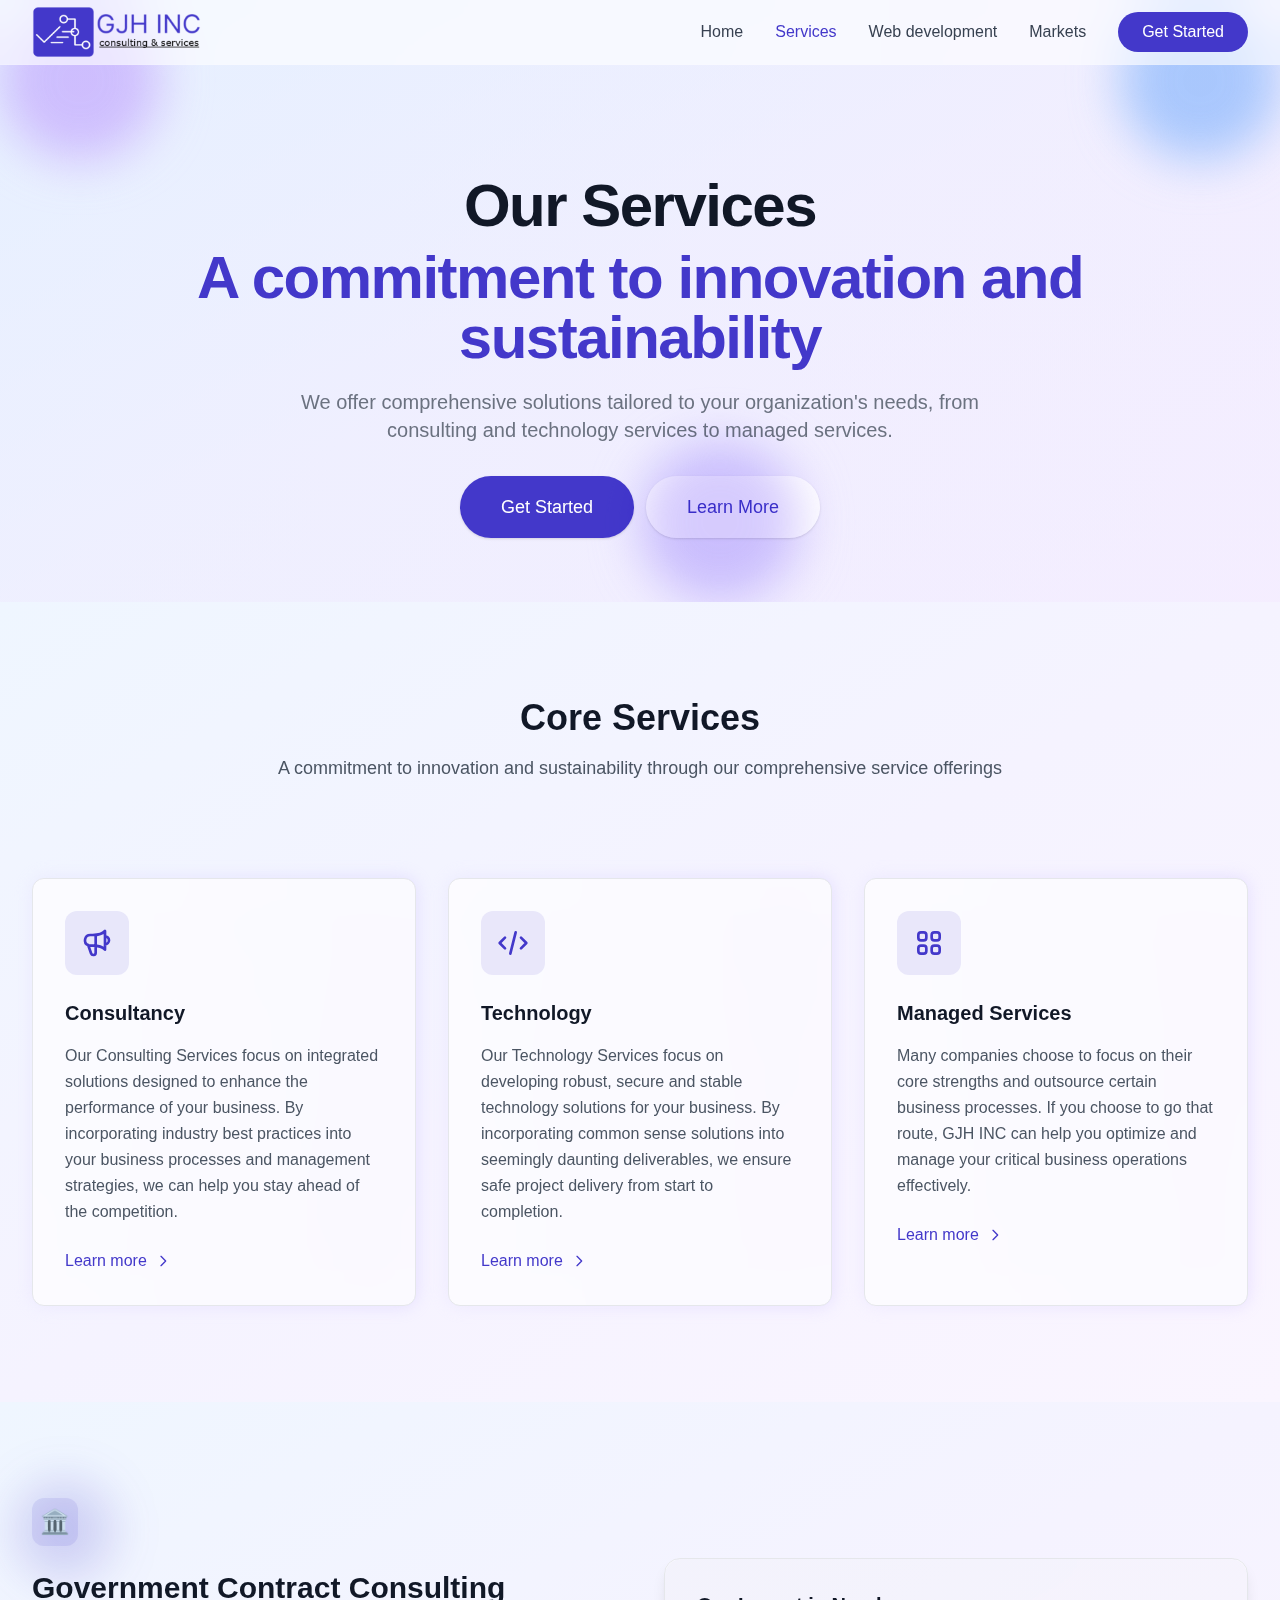
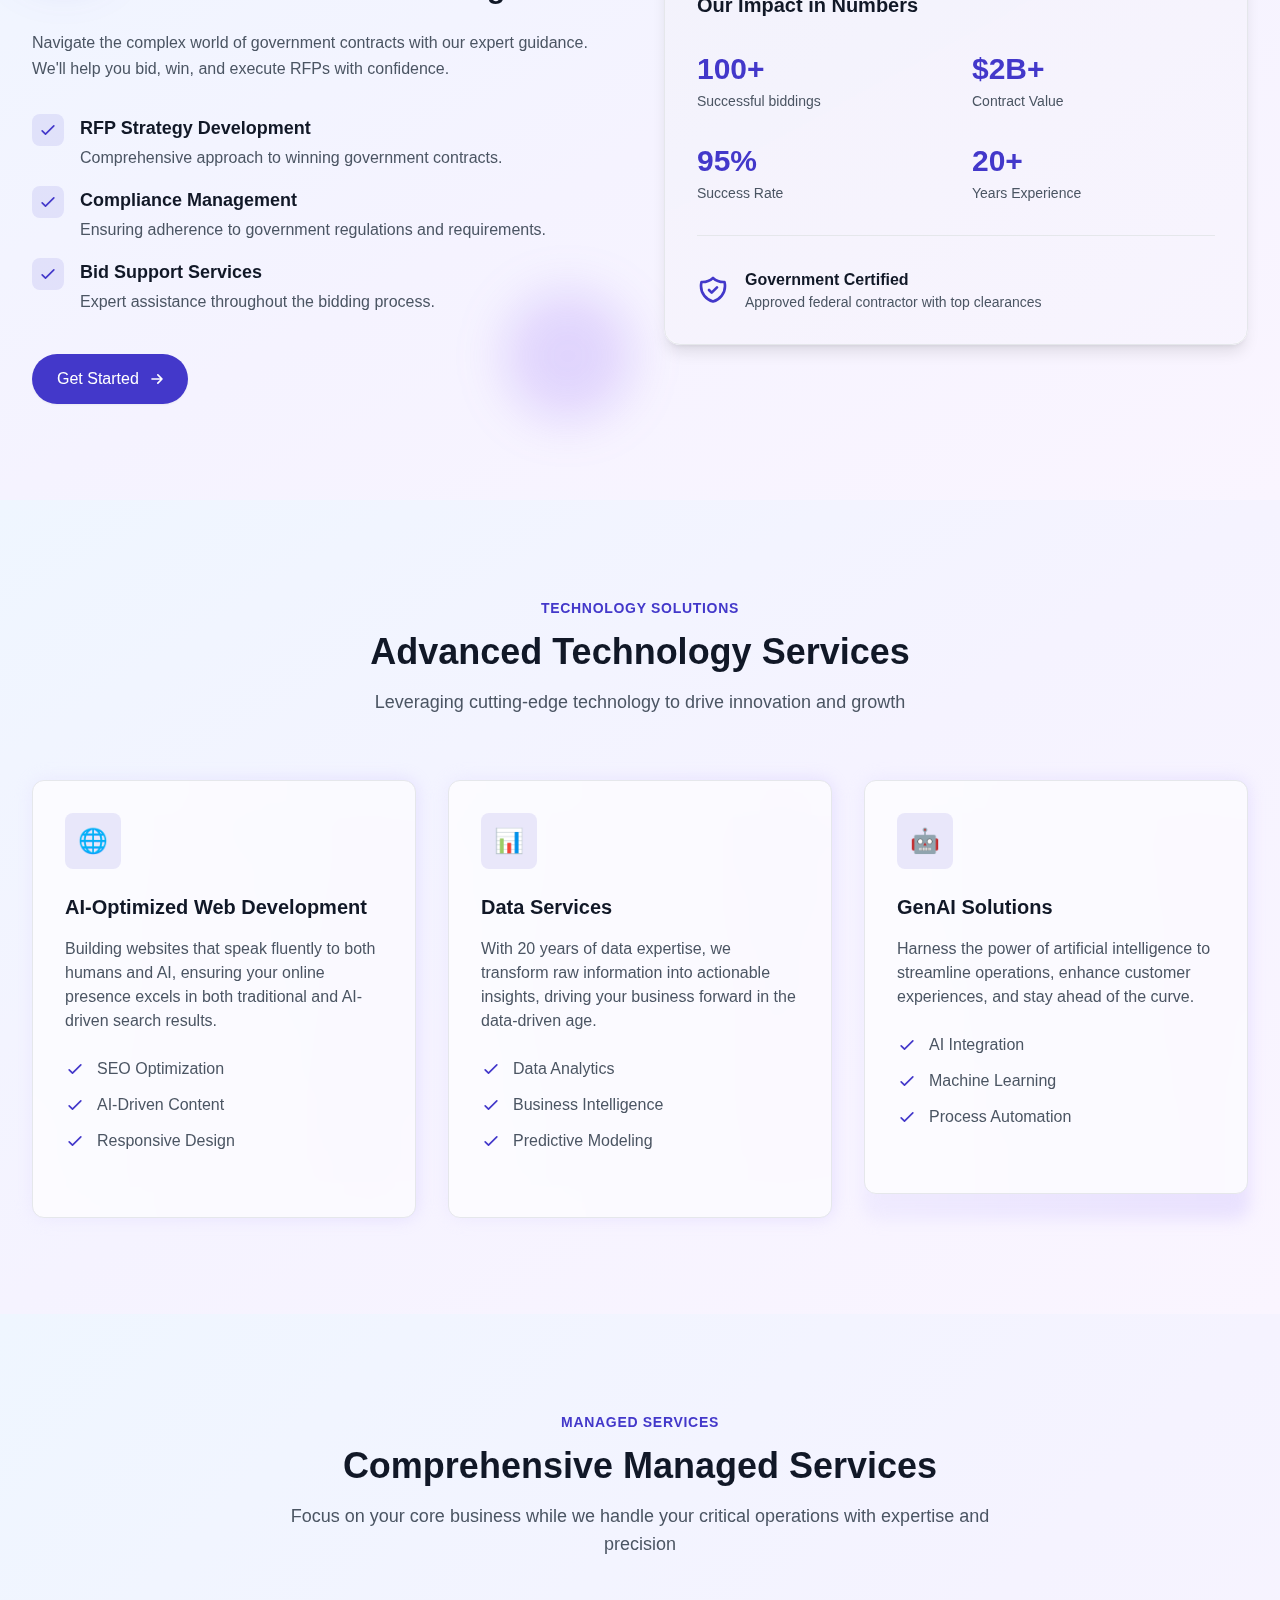
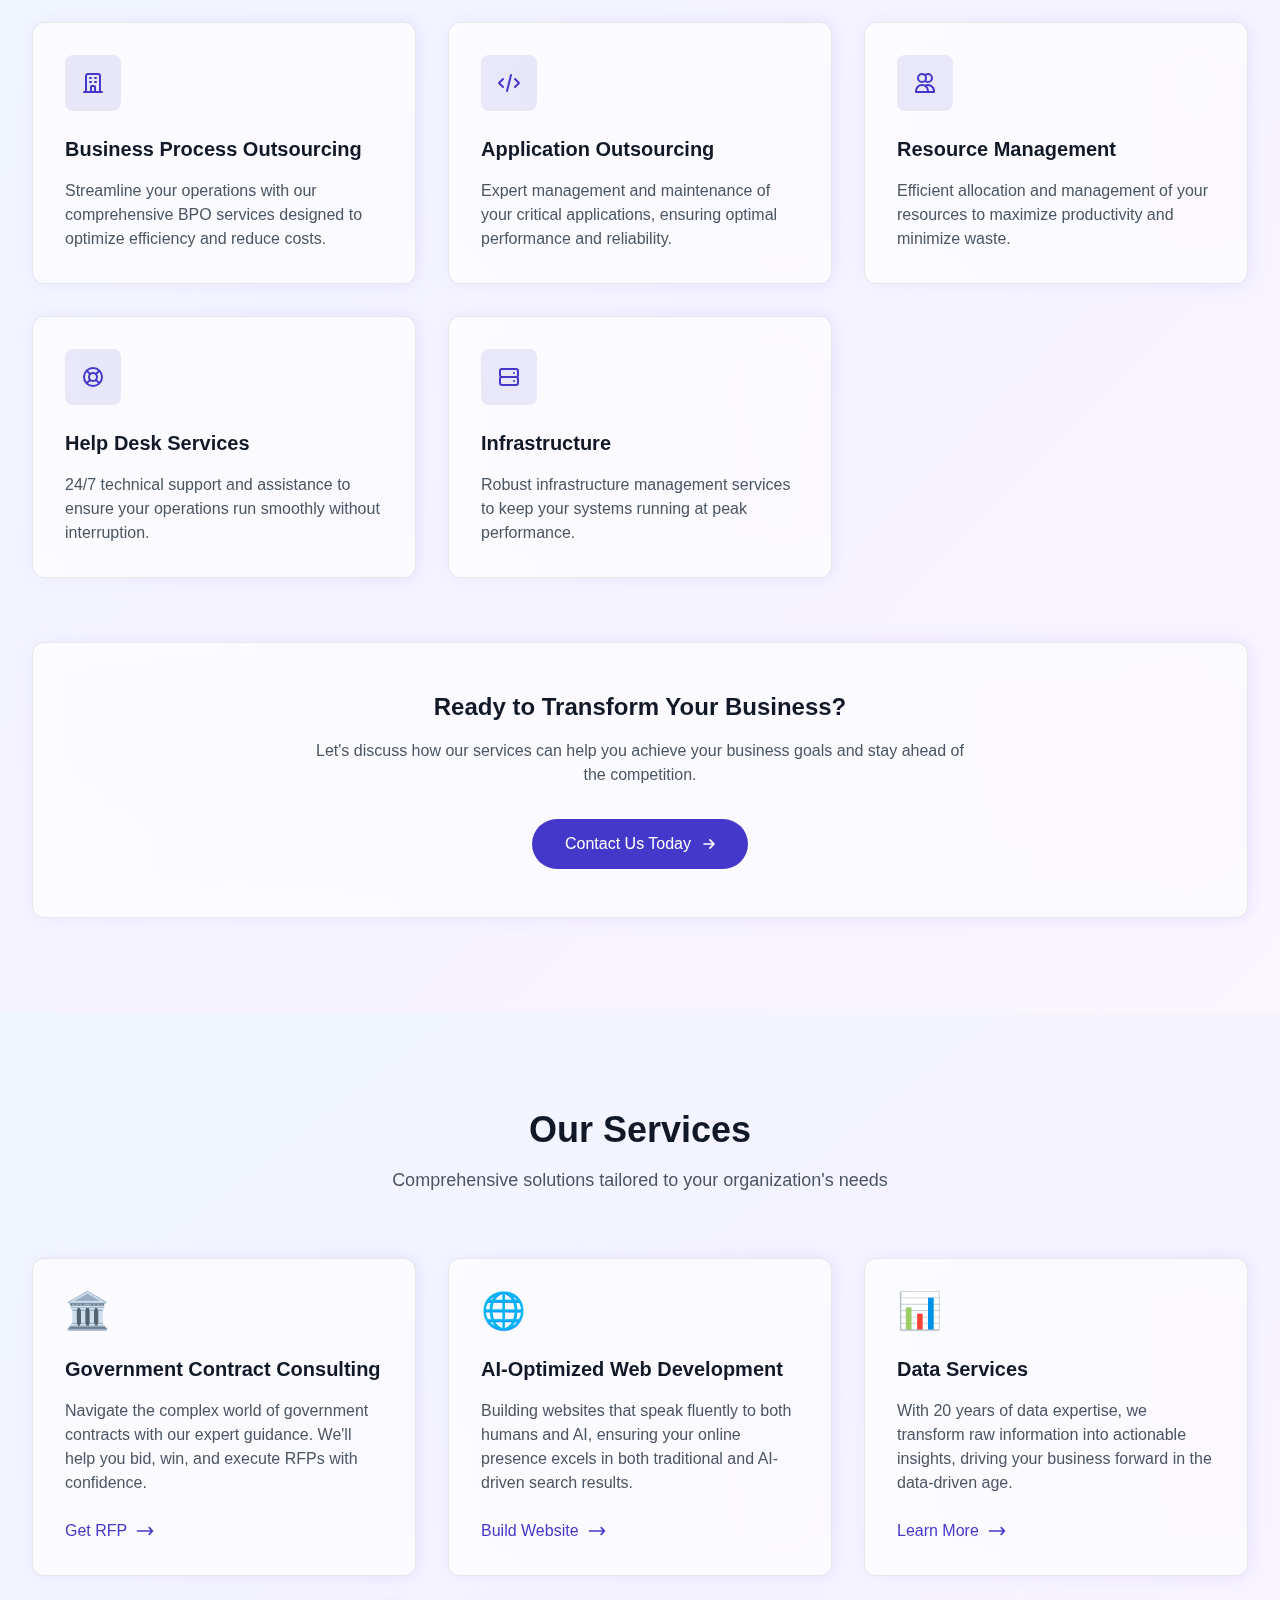
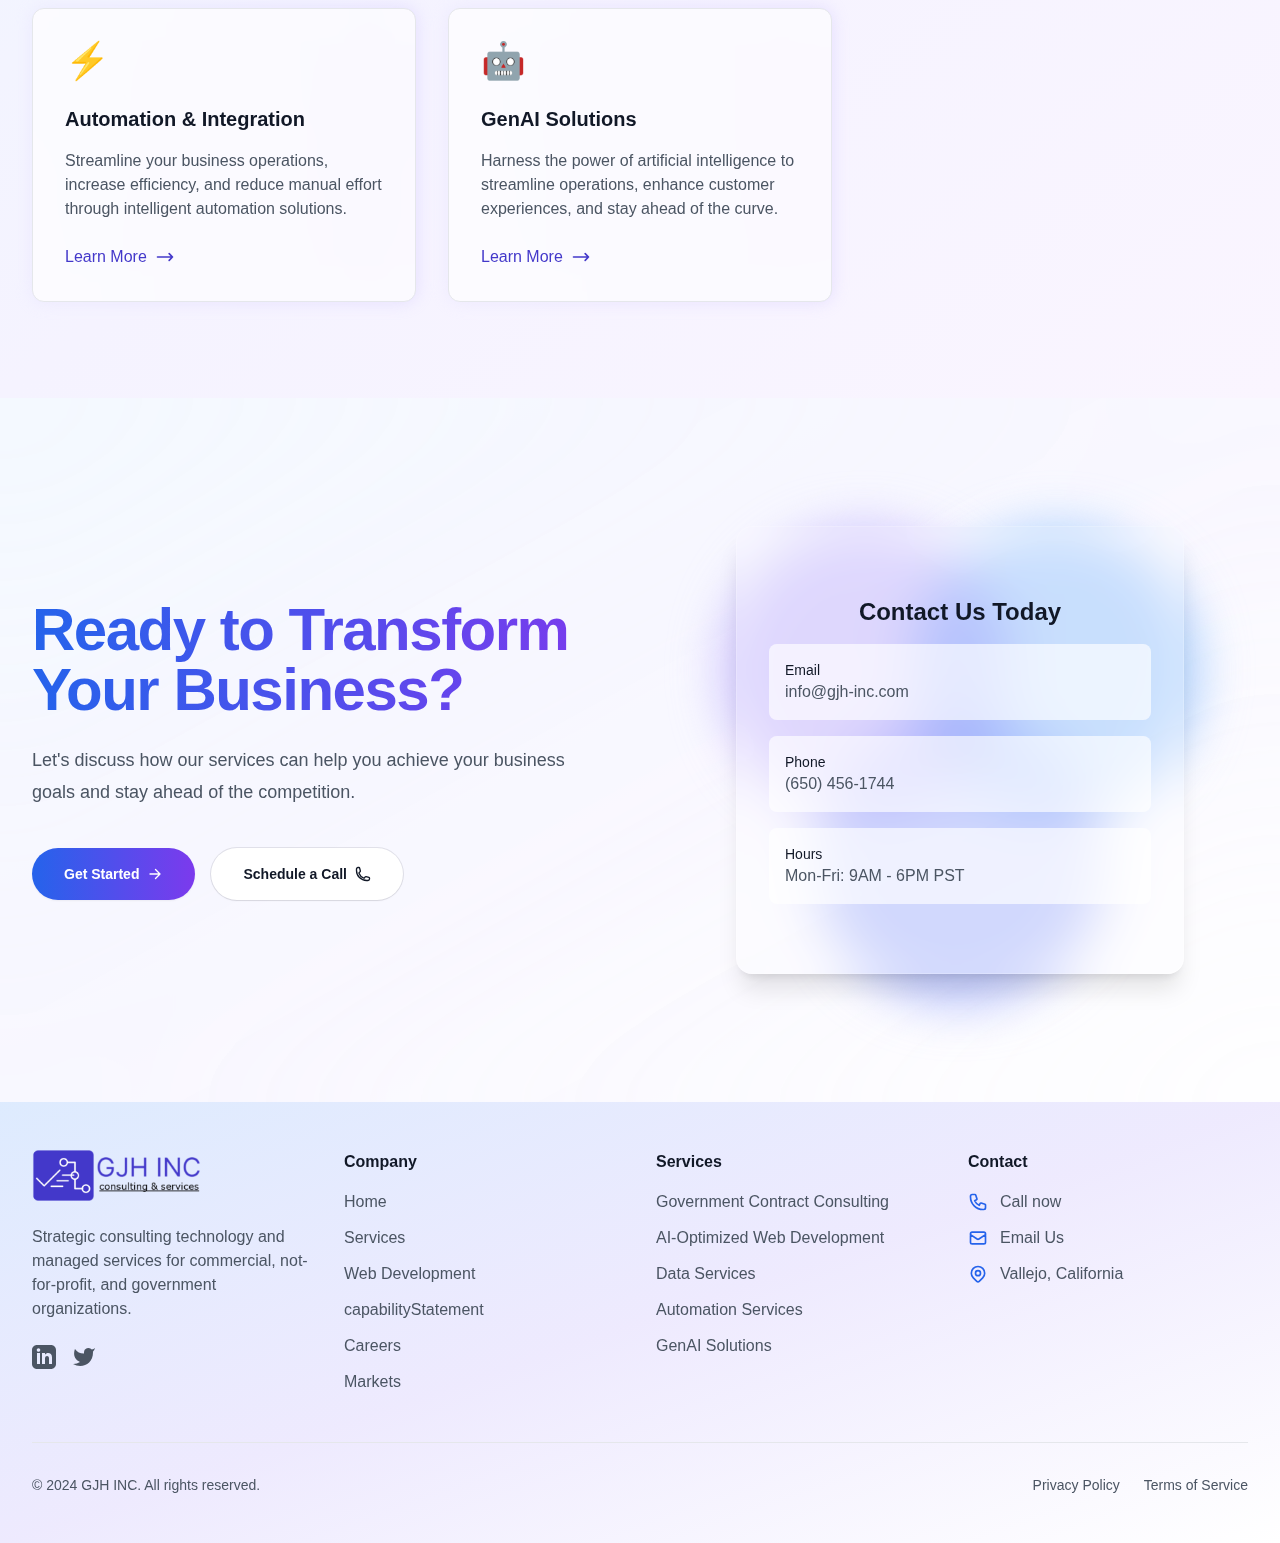
<file: services.html>
<!DOCTYPE html>
<html lang="en">
<head>
    <meta charset="UTF-8">
    <meta name="viewport" content="width=device-width, initial-scale=1.0">
    <title>GJH - Services</title>
    <meta name="description" content="Discover our range of services designed to help you achieve your goals. From web development to digital marketing, we offer comprehensive solutions tailored to your needs.">
    <meta name="keywords" content="services, web development, digital marketing, SEO, graphic design, business solutions">


    <!-- <script src="https://cdn.tailwindcss.com"></script>
    <script>
        tailwind.config = {
            theme: {
                extend: {
                    colors: {
                        primary: '#4338CA',
                        secondary: '#818cf8',
                    },
                    fontFamily: {
                        sans: ['Inter', 'sans-serif'],
                    },
                    animation: {
                        'gradient-x': 'gradient-x 15s ease infinite',
                        'gradient-y': 'gradient-y 15s ease infinite',
                        'gradient-xy': 'gradient-xy 15s ease infinite',
                    },
                    keyframes: {
                        'gradient-y': {
                            '0%, 100%': {
                                'background-size': '400% 400%',
                                'background-position': 'center top'
                            },
                            '50%': {
                                'background-size': '200% 200%',
                                'background-position': 'center center'
                            }
                        },
                        'gradient-x': {
                            '0%, 100%': {
                                'background-size': '200% 200%',
                                'background-position': 'left center'
                            },
                            '50%': {
                                'background-size': '200% 200%',
                                'background-position': 'right center'
                            }
                        },
                        'gradient-xy': {
                            '0%, 100%': {
                                'background-size': '400% 400%',
                                'background-position': 'left center'
                            },
                            '50%': {
                                'background-size': '200% 200%',
                                'background-position': 'right center'
                            }
                        }
                    }
                }
            }
        }
    </script> -->
    <!-- Optimized Font Loading -->
      <!-- <link rel="preconnect" href="https://fonts.googleapis.com">
      <link rel="preconnect" href="https://fonts.gstatic.com" crossorigin>
      <link rel="preload" href="https://fonts.googleapis.com/css2?family=Inter:wght@400;500;600;700&display=swap" rel="stylesheet"> -->

      <link rel="preload" href="./assets/css/font.css" rel="stylesheet">      
        <style>
            *, ::before, ::after{--tw-border-spacing-x:0;--tw-border-spacing-y:0;--tw-translate-x:0;--tw-translate-y:0;--tw-rotate:0;--tw-skew-x:0;--tw-skew-y:0;--tw-scale-x:1;--tw-scale-y:1;--tw-pan-x: ;--tw-pan-y: ;--tw-pinch-zoom: ;--tw-scroll-snap-strictness:proximity;--tw-gradient-from-position: ;--tw-gradient-via-position: ;--tw-gradient-to-position: ;--tw-ordinal: ;--tw-slashed-zero: ;--tw-numeric-figure: ;--tw-numeric-spacing: ;--tw-numeric-fraction: ;--tw-ring-inset: ;--tw-ring-offset-width:0px;--tw-ring-offset-color:#fff;--tw-ring-color:rgb(59 130 246 / 0.5);--tw-ring-offset-shadow:0 0 #0000;--tw-ring-shadow:0 0 #0000;--tw-shadow:0 0 #0000;--tw-shadow-colored:0 0 #0000;--tw-blur: ;--tw-brightness: ;--tw-contrast: ;--tw-grayscale: ;--tw-hue-rotate: ;--tw-invert: ;--tw-saturate: ;--tw-sepia: ;--tw-drop-shadow: ;--tw-backdrop-blur: ;--tw-backdrop-brightness: ;--tw-backdrop-contrast: ;--tw-backdrop-grayscale: ;--tw-backdrop-hue-rotate: ;--tw-backdrop-invert: ;--tw-backdrop-opacity: ;--tw-backdrop-saturate: ;--tw-backdrop-sepia: ;--tw-contain-size: ;--tw-contain-layout: ;--tw-contain-paint: ;--tw-contain-style: }::backdrop{--tw-border-spacing-x:0;--tw-border-spacing-y:0;--tw-translate-x:0;--tw-translate-y:0;--tw-rotate:0;--tw-skew-x:0;--tw-skew-y:0;--tw-scale-x:1;--tw-scale-y:1;--tw-pan-x: ;--tw-pan-y: ;--tw-pinch-zoom: ;--tw-scroll-snap-strictness:proximity;--tw-gradient-from-position: ;--tw-gradient-via-position: ;--tw-gradient-to-position: ;--tw-ordinal: ;--tw-slashed-zero: ;--tw-numeric-figure: ;--tw-numeric-spacing: ;--tw-numeric-fraction: ;--tw-ring-inset: ;--tw-ring-offset-width:0px;--tw-ring-offset-color:#fff;--tw-ring-color:rgb(59 130 246 / 0.5);--tw-ring-offset-shadow:0 0 #0000;--tw-ring-shadow:0 0 #0000;--tw-shadow:0 0 #0000;--tw-shadow-colored:0 0 #0000;--tw-blur: ;--tw-brightness: ;--tw-contrast: ;--tw-grayscale: ;--tw-hue-rotate: ;--tw-invert: ;--tw-saturate: ;--tw-sepia: ;--tw-drop-shadow: ;--tw-backdrop-blur: ;--tw-backdrop-brightness: ;--tw-backdrop-contrast: ;--tw-backdrop-grayscale: ;--tw-backdrop-hue-rotate: ;--tw-backdrop-invert: ;--tw-backdrop-opacity: ;--tw-backdrop-saturate: ;--tw-backdrop-sepia: ;--tw-contain-size: ;--tw-contain-layout: ;--tw-contain-paint: ;--tw-contain-style: }/* ! tailwindcss v3.4.15 | MIT License | https://tailwindcss.com */*,::after,::before{box-sizing:border-box;border-width:0;border-style:solid;border-color:#e5e7eb}::after,::before{--tw-content:''}:host,html{line-height:1.5;-webkit-text-size-adjust:100%;-moz-tab-size:4;tab-size:4;font-family:Inter, sans-serif;font-feature-settings:normal;font-variation-settings:normal;-webkit-tap-highlight-color:transparent}body{margin:0;line-height:inherit}hr{height:0;color:inherit;border-top-width:1px}abbr:where([title]){-webkit-text-decoration:underline dotted;text-decoration:underline dotted}h1,h2,h3,h4,h5,h6{font-size:inherit;font-weight:inherit}a{color:inherit;text-decoration:inherit}b,strong{font-weight:bolder}code,kbd,pre,samp{font-family:ui-monospace, SFMono-Regular, Menlo, Monaco, Consolas, "Liberation Mono", "Courier New", monospace;font-feature-settings:normal;font-variation-settings:normal;font-size:1em}small{font-size:80%}sub,sup{font-size:75%;line-height:0;position:relative;vertical-align:baseline}sub{bottom:-.25em}sup{top:-.5em}table{text-indent:0;border-color:inherit;border-collapse:collapse}button,input,optgroup,select,textarea{font-family:inherit;font-feature-settings:inherit;font-variation-settings:inherit;font-size:100%;font-weight:inherit;line-height:inherit;letter-spacing:inherit;color:inherit;margin:0;padding:0}button,select{text-transform:none}button,input:where([type=button]),input:where([type=reset]),input:where([type=submit]){-webkit-appearance:button;background-color:transparent;background-image:none}:-moz-focusring{outline:auto}:-moz-ui-invalid{box-shadow:none}progress{vertical-align:baseline}::-webkit-inner-spin-button,::-webkit-outer-spin-button{height:auto}[type=search]{-webkit-appearance:textfield;outline-offset:-2px}::-webkit-search-decoration{-webkit-appearance:none}::-webkit-file-upload-button{-webkit-appearance:button;font:inherit}summary{display:list-item}blockquote,dd,dl,figure,h1,h2,h3,h4,h5,h6,hr,p,pre{margin:0}fieldset{margin:0;padding:0}legend{padding:0}menu,ol,ul{list-style:none;margin:0;padding:0}dialog{padding:0}textarea{resize:vertical}input::placeholder,textarea::placeholder{opacity:1;color:#9ca3af}[role=button],button{cursor:pointer}:disabled{cursor:default}audio,canvas,embed,iframe,img,object,svg,video{display:block;vertical-align:middle}img,video{max-width:100%;height:auto}[hidden]:where(:not([hidden=until-found])){display:none}.sr-only{position:absolute;width:1px;height:1px;padding:0;margin:-1px;overflow:hidden;clip:rect(0, 0, 0, 0);white-space:nowrap;border-width:0}.pointer-events-none{pointer-events:none}.fixed{position:fixed}.absolute{position:absolute}.relative{position:relative}.-inset-0\.5{inset:-0.125rem}.inset-0{inset:0px}.-bottom-4{bottom:-1rem}.-bottom-8{bottom:-2rem}.-left-4{left:-1rem}.-right-4{right:-1rem}.-top-4{top:-1rem}.bottom-0{bottom:0px}.left-0{left:0px}.left-1\/2{left:50%}.left-20{left:5rem}.right-0{right:0px}.top-0{top:0px}.isolate{isolation:isolate}.z-10{z-index:10}.z-50{z-index:50}.mx-auto{margin-left:auto;margin-right:auto}.my-1{margin-top:0.25rem;margin-bottom:0.25rem}.-mr-1{margin-right:-0.25rem}.mb-1{margin-bottom:0.25rem}.mb-12{margin-bottom:3rem}.mb-16{margin-bottom:4rem}.mb-24{margin-bottom:6rem}.mb-4{margin-bottom:1rem}.mb-6{margin-bottom:1.5rem}.mb-8{margin-bottom:2rem}.ml-10{margin-left:2.5rem}.ml-2{margin-left:0.5rem}.mt-1{margin-top:0.25rem}.mt-10{margin-top:2.5rem}.mt-3{margin-top:0.75rem}.mt-4{margin-top:1rem}.mt-5{margin-top:1.25rem}.mt-6{margin-top:1.5rem}.mt-8{margin-top:2rem}.block{display:block}.flex{display:flex}.inline-flex{display:inline-flex}.grid{display:grid}.hidden{display:none}.aspect-square{aspect-ratio:1 / 1}.h-14{height:3.5rem}.h-16{height:4rem}.h-24{height:6rem}.h-32{height:8rem}.h-4{height:1rem}.h-40{height:10rem}.h-5{height:1.25rem}.h-6{height:1.5rem}.h-72{height:18rem}.h-8{height:2rem}.h-full{height:100%}.w-14{width:3.5rem}.w-16{width:4rem}.w-24{width:6rem}.w-32{width:8rem}.w-4{width:1rem}.w-40{width:10rem}.w-5{width:1.25rem}.w-6{width:1.5rem}.w-72{width:18rem}.w-8{width:2rem}.w-fit{width:-moz-fit-content;width:fit-content}.w-full{width:100%}.max-w-2xl{max-width:42rem}.max-w-3xl{max-width:48rem}.max-w-7xl{max-width:80rem}.max-w-md{max-width:28rem}.flex-shrink-0{flex-shrink:0}@keyframes pulse{50%{opacity:.5}}.animate-pulse{animation:pulse 2s cubic-bezier(0.4, 0, 0.6, 1) infinite}.grid-cols-1{grid-template-columns:repeat(1, minmax(0, 1fr))}.grid-cols-2{grid-template-columns:repeat(2, minmax(0, 1fr))}.flex-col{flex-direction:column}.items-start{align-items:flex-start}.items-center{align-items:center}.justify-center{justify-content:center}.justify-between{justify-content:space-between}.gap-12{gap:3rem}.gap-16{gap:4rem}.gap-2{gap:0.5rem}.gap-3{gap:0.75rem}.gap-4{gap:1rem}.gap-8{gap:2rem}.space-x-3 > :not([hidden]) ~ :not([hidden]){--tw-space-x-reverse:0;margin-right:calc(0.75rem * var(--tw-space-x-reverse));margin-left:calc(0.75rem * calc(1 - var(--tw-space-x-reverse)))}.space-x-4 > :not([hidden]) ~ :not([hidden]){--tw-space-x-reverse:0;margin-right:calc(1rem * var(--tw-space-x-reverse));margin-left:calc(1rem * calc(1 - var(--tw-space-x-reverse)))}.space-x-6 > :not([hidden]) ~ :not([hidden]){--tw-space-x-reverse:0;margin-right:calc(1.5rem * var(--tw-space-x-reverse));margin-left:calc(1.5rem * calc(1 - var(--tw-space-x-reverse)))}.space-x-8 > :not([hidden]) ~ :not([hidden]){--tw-space-x-reverse:0;margin-right:calc(2rem * var(--tw-space-x-reverse));margin-left:calc(2rem * calc(1 - var(--tw-space-x-reverse)))}.space-y-1 > :not([hidden]) ~ :not([hidden]){--tw-space-y-reverse:0;margin-top:calc(0.25rem * calc(1 - var(--tw-space-y-reverse)));margin-bottom:calc(0.25rem * var(--tw-space-y-reverse))}.space-y-3 > :not([hidden]) ~ :not([hidden]){--tw-space-y-reverse:0;margin-top:calc(0.75rem * calc(1 - var(--tw-space-y-reverse)));margin-bottom:calc(0.75rem * var(--tw-space-y-reverse))}.space-y-4 > :not([hidden]) ~ :not([hidden]){--tw-space-y-reverse:0;margin-top:calc(1rem * calc(1 - var(--tw-space-y-reverse)));margin-bottom:calc(1rem * var(--tw-space-y-reverse))}.overflow-hidden{overflow:hidden}.rounded-2xl{border-radius:1rem}.rounded-full{border-radius:9999px}.rounded-lg{border-radius:0.5rem}.rounded-xl{border-radius:0.75rem}.border{border-width:1px}.border-b{border-bottom-width:1px}.border-t{border-top-width:1px}.border-gray-200{--tw-border-opacity:1;border-color:rgb(229 231 235 / var(--tw-border-opacity, 1))}.border-transparent{border-color:transparent}.border-white\/10{border-color:rgb(255 255 255 / 0.1)}.border-white\/20{border-color:rgb(255 255 255 / 0.2)}.bg-blue-300{--tw-bg-opacity:1;background-color:rgb(147 197 253 / var(--tw-bg-opacity, 1))}.bg-indigo-300{--tw-bg-opacity:1;background-color:rgb(165 180 252 / var(--tw-bg-opacity, 1))}.bg-primary{--tw-bg-opacity:1;background-color:rgb(67 56 202 / var(--tw-bg-opacity, 1))}.bg-primary\/10{background-color:rgb(67 56 202 / 0.1)}.bg-primary\/20{background-color:rgb(67 56 202 / 0.2)}.bg-purple-300{--tw-bg-opacity:1;background-color:rgb(216 180 254 / var(--tw-bg-opacity, 1))}.bg-violet-300{--tw-bg-opacity:1;background-color:rgb(196 181 253 / var(--tw-bg-opacity, 1))}.bg-violet-500\/20{background-color:rgb(139 92 246 / 0.2)}.bg-white{--tw-bg-opacity:1;background-color:rgb(255 255 255 / var(--tw-bg-opacity, 1))}.bg-white\/30{background-color:rgb(255 255 255 / 0.3)}.bg-white\/50{background-color:rgb(255 255 255 / 0.5)}.bg-white\/60{background-color:rgb(255 255 255 / 0.6)}.bg-white\/70{background-color:rgb(255 255 255 / 0.7)}.bg-white\/80{background-color:rgb(255 255 255 / 0.8)}.bg-gradient-to-br{background-image:linear-gradient(to bottom right, var(--tw-gradient-stops))}.bg-gradient-to-r{background-image:linear-gradient(to right, var(--tw-gradient-stops))}.from-blue-100\/50{--tw-gradient-from:rgb(219 234 254 / 0.5) var(--tw-gradient-from-position);--tw-gradient-to:rgb(219 234 254 / 0) var(--tw-gradient-to-position);--tw-gradient-stops:var(--tw-gradient-from), var(--tw-gradient-to)}.from-blue-100\/90{--tw-gradient-from:rgb(219 234 254 / 0.9) var(--tw-gradient-from-position);--tw-gradient-to:rgb(219 234 254 / 0) var(--tw-gradient-to-position);--tw-gradient-stops:var(--tw-gradient-from), var(--tw-gradient-to)}.from-blue-50{--tw-gradient-from:#eff6ff var(--tw-gradient-from-position);--tw-gradient-to:rgb(239 246 255 / 0) var(--tw-gradient-to-position);--tw-gradient-stops:var(--tw-gradient-from), var(--tw-gradient-to)}.from-blue-600{--tw-gradient-from:#2563eb var(--tw-gradient-from-position);--tw-gradient-to:rgb(37 99 235 / 0) var(--tw-gradient-to-position);--tw-gradient-stops:var(--tw-gradient-from), var(--tw-gradient-to)}.from-primary\/5{--tw-gradient-from:rgb(67 56 202 / 0.05) var(--tw-gradient-from-position);--tw-gradient-to:rgb(67 56 202 / 0) var(--tw-gradient-to-position);--tw-gradient-stops:var(--tw-gradient-from), var(--tw-gradient-to)}.from-violet-200{--tw-gradient-from:#ddd6fe var(--tw-gradient-from-position);--tw-gradient-to:rgb(221 214 254 / 0) var(--tw-gradient-to-position);--tw-gradient-stops:var(--tw-gradient-from), var(--tw-gradient-to)}.via-violet-100\/50{--tw-gradient-to:rgb(237 233 254 / 0)  var(--tw-gradient-to-position);--tw-gradient-stops:var(--tw-gradient-from), rgb(237 233 254 / 0.5) var(--tw-gradient-via-position), var(--tw-gradient-to)}.via-violet-100\/90{--tw-gradient-to:rgb(237 233 254 / 0)  var(--tw-gradient-to-position);--tw-gradient-stops:var(--tw-gradient-from), rgb(237 233 254 / 0.9) var(--tw-gradient-via-position), var(--tw-gradient-to)}.via-violet-50{--tw-gradient-to:rgb(245 243 255 / 0)  var(--tw-gradient-to-position);--tw-gradient-stops:var(--tw-gradient-from), #f5f3ff var(--tw-gradient-via-position), var(--tw-gradient-to)}.via-violet-50\/90{--tw-gradient-to:rgb(245 243 255 / 0)  var(--tw-gradient-to-position);--tw-gradient-stops:var(--tw-gradient-from), rgb(245 243 255 / 0.9) var(--tw-gradient-via-position), var(--tw-gradient-to)}.to-purple-100\/50{--tw-gradient-to:rgb(243 232 255 / 0.5) var(--tw-gradient-to-position)}.to-purple-50{--tw-gradient-to:#faf5ff var(--tw-gradient-to-position)}.to-violet-300{--tw-gradient-to:#c4b5fd var(--tw-gradient-to-position)}.to-violet-500\/5{--tw-gradient-to:rgb(139 92 246 / 0.05) var(--tw-gradient-to-position)}.to-violet-600{--tw-gradient-to:#7c3aed var(--tw-gradient-to-position)}.to-white{--tw-gradient-to:#fff var(--tw-gradient-to-position)}.bg-clip-text{-webkit-background-clip:text;background-clip:text}.p-2{padding:0.5rem}.p-4{padding:1rem}.p-8{padding:2rem}.px-2{padding-left:0.5rem;padding-right:0.5rem}.px-4{padding-left:1rem;padding-right:1rem}.px-6{padding-left:1.5rem;padding-right:1.5rem}.px-8{padding-left:2rem;padding-right:2rem}.py-12{padding-top:3rem;padding-bottom:3rem}.py-2{padding-top:0.5rem;padding-bottom:0.5rem}.py-24{padding-top:6rem;padding-bottom:6rem}.py-3{padding-top:0.75rem;padding-bottom:0.75rem}.py-4{padding-top:1rem;padding-bottom:1rem}.pb-16{padding-bottom:4rem}.pb-3{padding-bottom:0.75rem}.pt-2{padding-top:0.5rem}.pt-20{padding-top:5rem}.pt-24{padding-top:6rem}.pt-8{padding-top:2rem}.text-center{text-align:center}.text-2xl{font-size:1.5rem;line-height:2rem}.text-3xl{font-size:1.875rem;line-height:2.25rem}.text-4xl{font-size:2.25rem;line-height:2.5rem}.text-base{font-size:1rem;line-height:1.5rem}.text-lg{font-size:1.125rem;line-height:1.75rem}.text-sm{font-size:0.875rem;line-height:1.25rem}.text-xl{font-size:1.25rem;line-height:1.75rem}.font-bold{font-weight:700}.font-medium{font-weight:500}.font-semibold{font-weight:600}.uppercase{text-transform:uppercase}.leading-8{line-height:2rem}.leading-relaxed{line-height:1.625}.tracking-tight{letter-spacing:-0.025em}.tracking-wider{letter-spacing:0.05em}.text-blue-600{--tw-text-opacity:1;color:rgb(37 99 235 / var(--tw-text-opacity, 1))}.text-gray-500{--tw-text-opacity:1;color:rgb(107 114 128 / var(--tw-text-opacity, 1))}.text-gray-600{--tw-text-opacity:1;color:rgb(75 85 99 / var(--tw-text-opacity, 1))}.text-gray-700{--tw-text-opacity:1;color:rgb(55 65 81 / var(--tw-text-opacity, 1))}.text-gray-900{--tw-text-opacity:1;color:rgb(17 24 39 / var(--tw-text-opacity, 1))}.text-primary{--tw-text-opacity:1;color:rgb(67 56 202 / var(--tw-text-opacity, 1))}.text-transparent{color:transparent}.text-white{--tw-text-opacity:1;color:rgb(255 255 255 / var(--tw-text-opacity, 1))}.opacity-30{opacity:0.3}.opacity-70{opacity:0.7}.mix-blend-multiply{mix-blend-mode:multiply}.shadow{--tw-shadow:0 1px 3px 0 rgb(0 0 0 / 0.1), 0 1px 2px -1px rgb(0 0 0 / 0.1);--tw-shadow-colored:0 1px 3px 0 var(--tw-shadow-color), 0 1px 2px -1px var(--tw-shadow-color);box-shadow:var(--tw-ring-offset-shadow, 0 0 #0000), var(--tw-ring-shadow, 0 0 #0000), var(--tw-shadow)}.shadow-lg{--tw-shadow:0 10px 15px -3px rgb(0 0 0 / 0.1), 0 4px 6px -4px rgb(0 0 0 / 0.1);--tw-shadow-colored:0 10px 15px -3px var(--tw-shadow-color), 0 4px 6px -4px var(--tw-shadow-color);box-shadow:var(--tw-ring-offset-shadow, 0 0 #0000), var(--tw-ring-shadow, 0 0 #0000), var(--tw-shadow)}.shadow-sm{--tw-shadow:0 1px 2px 0 rgb(0 0 0 / 0.05);--tw-shadow-colored:0 1px 2px 0 var(--tw-shadow-color);box-shadow:var(--tw-ring-offset-shadow, 0 0 #0000), var(--tw-ring-shadow, 0 0 #0000), var(--tw-shadow)}.shadow-xl{--tw-shadow:0 20px 25px -5px rgb(0 0 0 / 0.1), 0 8px 10px -6px rgb(0 0 0 / 0.1);--tw-shadow-colored:0 20px 25px -5px var(--tw-shadow-color), 0 8px 10px -6px var(--tw-shadow-color);box-shadow:var(--tw-ring-offset-shadow, 0 0 #0000), var(--tw-ring-shadow, 0 0 #0000), var(--tw-shadow)}.ring-1{--tw-ring-offset-shadow:var(--tw-ring-inset) 0 0 0 var(--tw-ring-offset-width) var(--tw-ring-offset-color);--tw-ring-shadow:var(--tw-ring-inset) 0 0 0 calc(1px + var(--tw-ring-offset-width)) var(--tw-ring-color);box-shadow:var(--tw-ring-offset-shadow), var(--tw-ring-shadow), var(--tw-shadow, 0 0 #0000)}.ring-gray-900\/10{--tw-ring-color:rgb(17 24 39 / 0.1)}.blur{--tw-blur:blur(8px);filter:var(--tw-blur) var(--tw-brightness) var(--tw-contrast) var(--tw-grayscale) var(--tw-hue-rotate) var(--tw-invert) var(--tw-saturate) var(--tw-sepia) var(--tw-drop-shadow)}.blur-xl{--tw-blur:blur(24px);filter:var(--tw-blur) var(--tw-brightness) var(--tw-contrast) var(--tw-grayscale) var(--tw-hue-rotate) var(--tw-invert) var(--tw-saturate) var(--tw-sepia) var(--tw-drop-shadow)}.filter{filter:var(--tw-blur) var(--tw-brightness) var(--tw-contrast) var(--tw-grayscale) var(--tw-hue-rotate) var(--tw-invert) var(--tw-saturate) var(--tw-sepia) var(--tw-drop-shadow)}.backdrop-blur{--tw-backdrop-blur:blur(8px);-webkit-backdrop-filter:var(--tw-backdrop-blur) var(--tw-backdrop-brightness) var(--tw-backdrop-contrast) var(--tw-backdrop-grayscale) var(--tw-backdrop-hue-rotate) var(--tw-backdrop-invert) var(--tw-backdrop-opacity) var(--tw-backdrop-saturate) var(--tw-backdrop-sepia);backdrop-filter:var(--tw-backdrop-blur) var(--tw-backdrop-brightness) var(--tw-backdrop-contrast) var(--tw-backdrop-grayscale) var(--tw-backdrop-hue-rotate) var(--tw-backdrop-invert) var(--tw-backdrop-opacity) var(--tw-backdrop-saturate) var(--tw-backdrop-sepia)}.backdrop-blur-3xl{--tw-backdrop-blur:blur(64px);-webkit-backdrop-filter:var(--tw-backdrop-blur) var(--tw-backdrop-brightness) var(--tw-backdrop-contrast) var(--tw-backdrop-grayscale) var(--tw-backdrop-hue-rotate) var(--tw-backdrop-invert) var(--tw-backdrop-opacity) var(--tw-backdrop-saturate) var(--tw-backdrop-sepia);backdrop-filter:var(--tw-backdrop-blur) var(--tw-backdrop-brightness) var(--tw-backdrop-contrast) var(--tw-backdrop-grayscale) var(--tw-backdrop-hue-rotate) var(--tw-backdrop-invert) var(--tw-backdrop-opacity) var(--tw-backdrop-saturate) var(--tw-backdrop-sepia)}.backdrop-blur-lg{--tw-backdrop-blur:blur(16px);-webkit-backdrop-filter:var(--tw-backdrop-blur) var(--tw-backdrop-brightness) var(--tw-backdrop-contrast) var(--tw-backdrop-grayscale) var(--tw-backdrop-hue-rotate) var(--tw-backdrop-invert) var(--tw-backdrop-opacity) var(--tw-backdrop-saturate) var(--tw-backdrop-sepia);backdrop-filter:var(--tw-backdrop-blur) var(--tw-backdrop-brightness) var(--tw-backdrop-contrast) var(--tw-backdrop-grayscale) var(--tw-backdrop-hue-rotate) var(--tw-backdrop-invert) var(--tw-backdrop-opacity) var(--tw-backdrop-saturate) var(--tw-backdrop-sepia)}.backdrop-blur-xl{--tw-backdrop-blur:blur(24px);-webkit-backdrop-filter:var(--tw-backdrop-blur) var(--tw-backdrop-brightness) var(--tw-backdrop-contrast) var(--tw-backdrop-grayscale) var(--tw-backdrop-hue-rotate) var(--tw-backdrop-invert) var(--tw-backdrop-opacity) var(--tw-backdrop-saturate) var(--tw-backdrop-sepia);backdrop-filter:var(--tw-backdrop-blur) var(--tw-backdrop-brightness) var(--tw-backdrop-contrast) var(--tw-backdrop-grayscale) var(--tw-backdrop-hue-rotate) var(--tw-backdrop-invert) var(--tw-backdrop-opacity) var(--tw-backdrop-saturate) var(--tw-backdrop-sepia)}.transition{transition-property:color, background-color, border-color, fill, stroke, opacity, box-shadow, transform, filter, -webkit-text-decoration-color, -webkit-backdrop-filter;transition-property:color, background-color, border-color, text-decoration-color, fill, stroke, opacity, box-shadow, transform, filter, backdrop-filter;transition-property:color, background-color, border-color, text-decoration-color, fill, stroke, opacity, box-shadow, transform, filter, backdrop-filter, -webkit-text-decoration-color, -webkit-backdrop-filter;transition-timing-function:cubic-bezier(0.4, 0, 0.2, 1);transition-duration:150ms}.transition-all{transition-property:all;transition-timing-function:cubic-bezier(0.4, 0, 0.2, 1);transition-duration:150ms}.transition-colors{transition-property:color, background-color, border-color, fill, stroke, -webkit-text-decoration-color;transition-property:color, background-color, border-color, text-decoration-color, fill, stroke;transition-property:color, background-color, border-color, text-decoration-color, fill, stroke, -webkit-text-decoration-color;transition-timing-function:cubic-bezier(0.4, 0, 0.2, 1);transition-duration:150ms}.transition-transform{transition-property:transform;transition-timing-function:cubic-bezier(0.4, 0, 0.2, 1);transition-duration:150ms}.duration-1000{transition-duration:1000ms}.duration-300{transition-duration:300ms}.hover\:scale-105:hover{--tw-scale-x:1.05;--tw-scale-y:1.05;transform:translate(var(--tw-translate-x), var(--tw-translate-y)) rotate(var(--tw-rotate)) skewX(var(--tw-skew-x)) skewY(var(--tw-skew-y)) scaleX(var(--tw-scale-x)) scaleY(var(--tw-scale-y))}.hover\:bg-gray-50:hover{--tw-bg-opacity:1;background-color:rgb(249 250 251 / var(--tw-bg-opacity, 1))}.hover\:bg-primary\/90:hover{background-color:rgb(67 56 202 / 0.9)}.hover\:bg-white\/60:hover{background-color:rgb(255 255 255 / 0.6)}.hover\:text-blue-600:hover{--tw-text-opacity:1;color:rgb(37 99 235 / var(--tw-text-opacity, 1))}.hover\:text-primary:hover{--tw-text-opacity:1;color:rgb(67 56 202 / var(--tw-text-opacity, 1))}.hover\:text-primary\/80:hover{color:rgb(67 56 202 / 0.8)}.hover\:shadow-lg:hover{--tw-shadow:0 10px 15px -3px rgb(0 0 0 / 0.1), 0 4px 6px -4px rgb(0 0 0 / 0.1);--tw-shadow-colored:0 10px 15px -3px var(--tw-shadow-color), 0 4px 6px -4px var(--tw-shadow-color);box-shadow:var(--tw-ring-offset-shadow, 0 0 #0000), var(--tw-ring-shadow, 0 0 #0000), var(--tw-shadow)}.hover\:shadow-sm:hover{--tw-shadow:0 1px 2px 0 rgb(0 0 0 / 0.05);--tw-shadow-colored:0 1px 2px 0 var(--tw-shadow-color);box-shadow:var(--tw-ring-offset-shadow, 0 0 #0000), var(--tw-ring-shadow, 0 0 #0000), var(--tw-shadow)}.hover\:ring-gray-900\/20:hover{--tw-ring-color:rgb(17 24 39 / 0.2)}.focus\:outline-none:focus{outline:2px solid transparent;outline-offset:2px}.group:hover .group-hover\:opacity-100{opacity:1}.group:hover .group-hover\:duration-200{transition-duration:200ms}@media (min-width: 640px){.sm\:ml-3{margin-left:0.75rem}.sm\:mt-0{margin-top:0px}.sm\:flex{display:flex}.sm\:flex-row{flex-direction:row}.sm\:justify-center{justify-content:center}.sm\:px-3{padding-left:0.75rem;padding-right:0.75rem}.sm\:px-6{padding-left:1.5rem;padding-right:1.5rem}.sm\:py-32{padding-top:8rem;padding-bottom:8rem}.sm\:text-5xl{font-size:3rem;line-height:1}.sm\:text-6xl{font-size:3.75rem;line-height:1}.sm\:text-lg{font-size:1.125rem;line-height:1.75rem}}@media (min-width: 768px){.md\:mt-0{margin-top:0px}.md\:mt-5{margin-top:1.25rem}.md\:mt-8{margin-top:2rem}.md\:block{display:block}.md\:hidden{display:none}.md\:max-w-3xl{max-width:48rem}.md\:grid-cols-2{grid-template-columns:repeat(2, minmax(0, 1fr))}.md\:grid-cols-3{grid-template-columns:repeat(3, minmax(0, 1fr))}.md\:flex-row{flex-direction:row}.md\:p-12{padding:3rem}.md\:px-10{padding-left:2.5rem;padding-right:2.5rem}.md\:py-4{padding-top:1rem;padding-bottom:1rem}.md\:text-6xl{font-size:3.75rem;line-height:1}.md\:text-lg{font-size:1.125rem;line-height:1.75rem}.md\:text-xl{font-size:1.25rem;line-height:1.75rem}}@media (min-width: 1024px){.lg\:w-1\/2{width:50%}.lg\:grid-cols-3{grid-template-columns:repeat(3, minmax(0, 1fr))}.lg\:grid-cols-4{grid-template-columns:repeat(4, minmax(0, 1fr))}.lg\:flex-row{flex-direction:row}.lg\:px-8{padding-left:2rem;padding-right:2rem}}
        </style>
<!-- Google Tag Manager -->
<script defer>(function(w,d,s,l,i){w[l]=w[l]||[];w[l].push({'gtm.start':
new Date().getTime(),event:'gtm.js'});var f=d.getElementsByTagName(s)[0],
j=d.createElement(s),dl=l!='dataLayer'?'&l='+l:'';j.async=true;j.src=
'https://www.googletagmanager.com/gtm.js?id='+i+dl;f.parentNode.insertBefore(j,f);
})(window,document,'script','dataLayer','GTM-WRSZ5JBF');</script>
<!-- End Google Tag Manager -->

</head>
<body class="bg-gradient-to-br from-blue-50 via-violet-50 to-purple-50">

    <!-- Google Tag Manager (noscript) -->
<noscript><iframe loading="lazy" src="https://www.googletagmanager.com/ns.html?id=GTM-WRSZ5JBF"
height="0" width="0" style="display:none;visibility:hidden"></iframe></noscript>
<!-- End Google Tag Manager (noscript) -->

<div >
    <!-- Navbar -->
<header>
  <nav class="fixed w-full z-50 backdrop-blur-lg bg-white/60 border-b border-white/10">
    <div class="max-w-7xl mx-auto px-4 sm:px-6 lg:px-8">
      <div class="flex items-center justify-between h-16">
        <div class="flex items-center">
          <div class="flex-shrink-0">
            <img src="./assets/images/GJH-final.png" alt="GJH logo" width="174" height="50" />
          </div>
        </div>
        <div class="hidden md:block">
          <div class="ml-10 flex items-center space-x-8 ">
            <a href="./" class="text-gray-700 hover:text-primary transition">Home</a>
            <a href="./services.html" class="text-primary transition">Services</a>
            <a href="./webdevelopment.html" class="text-gray-700 hover:text-primary transition">Web development</a>
            <a href="./markets.html" class="text-gray-700 hover:text-primary transition">Markets</a>
            <a href="./#contact" class="bg-primary text-white px-6 py-2 rounded-full hover:bg-primary/90 transition">
              Get Started
            </a>
          </div>
        </div>
        <div class="md:hidden">
          <button id="menu-button" aria-label="menu" class="text-gray-700 hover:text-primary focus:outline-none">
            <svg class="h-6 w-6" xmlns="http://www.w3.org/2000/svg" fill="none" viewBox="0 0 24 24" stroke="currentColor">
              <path stroke-linecap="round" stroke-linejoin="round" stroke-width="2" d="M4 6h16M4 12h16m-7 6h7" />
            </svg>
          </button>
        </div>
      </div>
    </div>
    <div id="mobile-menu" class="hidden md:hidden ">
      <div class="px-2 pt-2 pb-3 space-y-1 sm:px-3 border-t bg-white/70 ">
        <a href="./" class="block text-gray-700 hover:text-primary transition py-2 my-1">Home</a>
        <a href="./services.html" class="block text-primary transition py-2 my-1">Services</a>
        <a href="./webdevelopment.html" class="block text-gray-700 hover:text-primary transition py-2 my-1">Web development</a>
        <a href="./markets.html" class="block text-gray-700 hover:text-primary transition py-2 my-1">Markets</a>
        <a href="./#contact" class="block bg-primary text-white px-6 py-2 rounded-full hover:bg-primary/90 transition py-2 my-1 w-fit">
          Get Started
        </a>
      </div>
    </div>
  </nav>
</header>

    <!-- Hero Section -->
    <div class="relative bg-gradient-to-br from-blue-100/50 via-violet-100/50 to-purple-100/50 pt-24 overflow-hidden">
        <div class="max-w-7xl mx-auto px-4 sm:px-6 lg:px-8 pt-20 pb-16">
            <div class="text-center">
                <h1 class="text-4xl tracking-tight font-bold text-gray-900 sm:text-5xl md:text-6xl">
                    <span class="block">Our Services</span>
                    <span class="block text-primary mt-3">A commitment to innovation and sustainability</span>
                </h1>
                <p class="mt-3 max-w-md mx-auto text-base text-gray-500 sm:text-lg md:mt-5 md:text-xl md:max-w-3xl">
                    We offer comprehensive solutions tailored to your organization's needs, from consulting and technology services to managed services.
                </p>
                <div class="mt-5 max-w-md mx-auto sm:flex sm:justify-center md:mt-8">
                    <div class="rounded-full shadow">
                        <a href="./#contact" class="w-full flex items-center justify-center px-8 py-3 border border-transparent text-base font-medium rounded-full text-white bg-primary hover:bg-primary/90 md:py-4 md:text-lg md:px-10">
                            Get Started
                        </a>
                    </div>
                    <div class="mt-3 rounded-full shadow sm:mt-0 sm:ml-3">
                        <a href="#" aria-label="Learn more about our services" class="w-full flex items-center justify-center px-8 py-3 border border-transparent text-base font-medium rounded-full text-primary bg-white hover:bg-gray-50 md:py-4 md:text-lg md:px-10">
                            Learn More
                        </a>
                    </div>
                </div>
            </div>
        </div>
        
        <!-- Decorative blob shapes -->
        <div class="absolute top-0 left-0 w-40 h-40 bg-purple-300 rounded-full mix-blend-multiply filter blur-xl opacity-70 animate-blob"></div>
        <div class="absolute top-0 right-0 w-40 h-40 bg-blue-300 rounded-full mix-blend-multiply filter blur-xl opacity-70 animate-blob animation-delay-2000"></div>
        <div class="absolute bottom-0 left-1/2 w-40 h-40 bg-violet-300 rounded-full mix-blend-multiply filter blur-xl opacity-70 animate-blob animation-delay-4000"></div>
    </div>
</div>



<div  class="bg-gradient-to-br from-blue-50 via-violet-50 to-purple-50 py-24">
    <div class="max-w-7xl mx-auto px-4 sm:px-6 lg:px-8">
        <!-- Section Header -->
        <div class="text-center max-w-3xl mx-auto mb-24">
            <h2 class="text-4xl font-bold text-gray-900 mb-4">Core Services</h2>
            <p class="text-lg text-gray-600">A commitment to innovation and sustainability through our comprehensive service offerings</p>
        </div>

        <!-- Core Services Grid -->
        <div class="grid grid-cols-1 md:grid-cols-3 gap-8">
            <!-- Consulting Card -->
            <div class="relative group">
                <div class="absolute -inset-0.5 bg-gradient-to-r from-violet-200 to-violet-300 rounded-2xl blur opacity-30 group-hover:opacity-100 transition duration-1000 group-hover:duration-200"></div>
                <div class="relative bg-white/80 backdrop-blur-xl border border-gray-200 rounded-xl p-8 h-full hover:shadow-sm transition-all duration-300">
                    <div class="flex items-center justify-center w-16 h-16 bg-primary/10 rounded-xl mb-6">
                        <svg class="w-8 h-8 text-primary" fill="none" stroke="currentColor" viewBox="0 0 24 24">
                            <path stroke-linecap="round" stroke-linejoin="round" stroke-width="2" d="M11 5.882V19.24a1.76 1.76 0 01-3.417.592l-2.147-6.15M18 13a3 3 0 100-6M5.436 13.683A4.001 4.001 0 017 6h1.832c4.1 0 7.625-1.234 9.168-3v14c-1.543-1.766-5.067-3-9.168-3H7a3.988 3.988 0 01-1.564-.317z"></path>
                        </svg>
                    </div>
                    <h3 class="text-xl font-bold text-gray-900 mb-4">Consultancy</h3>
                    <p class="text-gray-600 leading-relaxed mb-6">Our Consulting Services focus on integrated solutions designed to enhance the performance of your business. By incorporating industry best practices into your business processes and management strategies, we can help you stay ahead of the competition.</p>
                    <a href="#" aria-label="Learn more about our services" class="inline-flex items-center text-primary hover:text-primary/80 transition-colors">
                        Learn more
                        <svg class="w-4 h-4 ml-2" fill="none" stroke="currentColor" viewBox="0 0 24 24">
                            <path stroke-linecap="round" stroke-linejoin="round" stroke-width="2" d="M9 5l7 7-7 7"></path>
                        </svg>
                    </a>
                </div>
            </div>

            <!-- Technology Card -->
            <div class="relative group">
                <div class="absolute -inset-0.5 bg-gradient-to-r from-violet-200 to-violet-300 rounded-2xl blur opacity-30 group-hover:opacity-100 transition duration-1000 group-hover:duration-200"></div>
                <div class="relative bg-white/80 backdrop-blur-xl border border-gray-200 rounded-xl p-8 h-full hover:shadow-sm transition-all duration-300">
                    <div class="flex items-center justify-center w-16 h-16 bg-primary/10 rounded-xl mb-6">
                        <svg class="w-8 h-8 text-primary" fill="none" stroke="currentColor" viewBox="0 0 24 24">
                            <path stroke-linecap="round" stroke-linejoin="round" stroke-width="2" d="M10 20l4-16m4 4l4 4-4 4M6 16l-4-4 4-4"></path>
                        </svg>
                    </div>
                    <h3 class="text-xl font-bold text-gray-900 mb-4">Technology</h3>
                    <p class="text-gray-600 leading-relaxed mb-6">Our Technology Services focus on developing robust, secure and stable technology solutions for your business. By incorporating common sense solutions into seemingly daunting deliverables, we ensure safe project delivery from start to completion.</p>
                    <a href="#" aria-label="Learn more about our services" class="inline-flex items-center text-primary hover:text-primary/80 transition-colors">
                        Learn more
                        <svg class="w-4 h-4 ml-2" fill="none" stroke="currentColor" viewBox="0 0 24 24">
                            <path stroke-linecap="round" stroke-linejoin="round" stroke-width="2" d="M9 5l7 7-7 7"></path>
                        </svg>
                    </a>
                </div>
            </div>

            <!-- Managed Services Card -->
            <div class="relative group">
                <div class="absolute -inset-0.5 bg-gradient-to-r from-violet-200 to-violet-300 rounded-2xl blur opacity-30 group-hover:opacity-100 transition duration-1000 group-hover:duration-200"></div>
                <div class="relative bg-white/80 backdrop-blur-xl border border-gray-200 rounded-xl p-8 h-full hover:shadow-sm transition-all duration-300">
                    <div class="flex items-center justify-center w-16 h-16 bg-primary/10 rounded-xl mb-6">
                        <svg class="w-8 h-8 text-primary" fill="none" stroke="currentColor" viewBox="0 0 24 24">
                            <path stroke-linecap="round" stroke-linejoin="round" stroke-width="2" d="M4 6a2 2 0 012-2h2a2 2 0 012 2v2a2 2 0 01-2 2H6a2 2 0 01-2-2V6zM14 6a2 2 0 012-2h2a2 2 0 012 2v2a2 2 0 01-2 2h-2a2 2 0 01-2-2V6zM4 16a2 2 0 012-2h2a2 2 0 012 2v2a2 2 0 01-2 2H6a2 2 0 01-2-2v-2zM14 16a2 2 0 012-2h2a2 2 0 012 2v2a2 2 0 01-2 2h-2a2 2 0 01-2-2v-2z"></path>
                        </svg>
                    </div>
                    <h3 class="text-xl font-bold text-gray-900 mb-4">Managed Services</h3>
                    <p class="text-gray-600 leading-relaxed mb-6">Many companies choose to focus on their core strengths and outsource certain business processes. If you choose to go that route, GJH INC can help you optimize and manage your critical business operations effectively.</p>
                    <a href="#" aria-label="Learn more about our services" class="inline-flex items-center text-primary hover:text-primary/80 transition-colors">
                        Learn more
                        <svg class="w-4 h-4 ml-2" fill="none" stroke="currentColor" viewBox="0 0 24 24">
                            <path stroke-linecap="round" stroke-linejoin="round" stroke-width="2" d="M9 5l7 7-7 7"></path>
                        </svg>
                    </a>
                </div>
            </div>
        </div>
    </div>
</div>

<div id="gov" class="bg-gradient-to-br from-blue-50 via-violet-50 to-purple-50 py-24">
    <div class="max-w-7xl mx-auto px-4 sm:px-6 lg:px-8">
        <!-- Government Contract Consulting Section -->
        <div class="relative">
            <div class="grid md:grid-cols-2 gap-12 items-center">
                <div class="relative">
                    <!-- Decorative elements -->
                    <div class="absolute -top-4 -left-4 w-24 h-24 bg-primary/20 rounded-full blur-xl animate-pulse"></div>
                    <div class="absolute -bottom-4 -right-4 w-32 h-32 bg-violet-500/20 rounded-full blur-xl animate-pulse"></div>
                    
                    <!-- Content -->
                    <div class="relative z-10">
                        <div class="inline-flex items-center justify-center p-2 bg-primary/10 rounded-xl mb-6">
                            <span class="text-2xl">🏛️</span>
                        </div>
                        <h2 class="text-3xl font-bold text-gray-900 mb-6">Government Contract Consulting</h2>
                        <p class="text-gray-600 leading-relaxed mb-8">Navigate the complex world of government contracts with our expert guidance. We'll help you bid, win, and execute RFPs with confidence.</p>
                        
                        <div class="space-y-4">
                            <div class="flex items-start gap-4">
                                <div class="flex-shrink-0 w-8 h-8 bg-primary/10 rounded-lg flex items-center justify-center">
                                    <svg class="w-5 h-5 text-primary" fill="none" stroke="currentColor" viewBox="0 0 24 24">
                                        <path stroke-linecap="round" stroke-linejoin="round" stroke-width="2" d="M5 13l4 4L19 7"></path>
                                    </svg>
                                </div>
                                <div>
                                    <h3 class="text-lg font-semibold text-gray-900 mb-1">RFP Strategy Development</h3>
                                    <p class="text-gray-600">Comprehensive approach to winning government contracts.</p>
                                </div>
                            </div>

                            <div class="flex items-start gap-4">
                                <div class="flex-shrink-0 w-8 h-8 bg-primary/10 rounded-lg flex items-center justify-center">
                                    <svg class="w-5 h-5 text-primary" fill="none" stroke="currentColor" viewBox="0 0 24 24">
                                        <path stroke-linecap="round" stroke-linejoin="round" stroke-width="2" d="M5 13l4 4L19 7"></path>
                                    </svg>
                                </div>
                                <div>
                                    <h3 class="text-lg font-semibold text-gray-900 mb-1">Compliance Management</h3>
                                    <p class="text-gray-600">Ensuring adherence to government regulations and requirements.</p>
                                </div>
                            </div>

                            <div class="flex items-start gap-4">
                                <div class="flex-shrink-0 w-8 h-8 bg-primary/10 rounded-lg flex items-center justify-center">
                                    <svg class="w-5 h-5 text-primary" fill="none" stroke="currentColor" viewBox="0 0 24 24">
                                        <path stroke-linecap="round" stroke-linejoin="round" stroke-width="2" d="M5 13l4 4L19 7"></path>
                                    </svg>
                                </div>
                                <div>
                                    <h3 class="text-lg font-semibold text-gray-900 mb-1">Bid Support Services</h3>
                                    <p class="text-gray-600">Expert assistance throughout the bidding process.</p>
                                </div>
                            </div>
                        </div>

                        <div class="mt-10">
                            <a href="./#contact" class="inline-flex items-center px-6 py-3 border border-transparent text-base font-medium rounded-full shadow-sm text-white bg-primary hover:bg-primary/90 transition-colors">
                                Get Started
                                <svg class="ml-2 -mr-1 w-5 h-5" fill="none" stroke="currentColor" viewBox="0 0 24 24">
                                    <path stroke-linecap="round" stroke-linejoin="round" stroke-width="2" d="M13 7l5 5m0 0l-5 5m5-5H6"></path>
                                </svg>
                            </a>
                        </div>
                    </div>
                </div>

                <!-- Stats/Metrics Column -->
                <div class="relative">
                    <div class="relative bg-white/80 backdrop-blur-xl border border-gray-200 rounded-2xl p-8 shadow-lg">
                        <div class="absolute inset-0 bg-gradient-to-br from-primary/5 to-violet-500/5 rounded-2xl"></div>
                        <div class="relative z-10">
                            <h3 class="text-xl font-semibold text-gray-900 mb-8">Our Impact in Numbers</h3>
                            
                            <div class="grid grid-cols-2 gap-8">
                                <div>
                                    <div class="text-3xl font-bold text-primary">100+</div>
                                    <div class="text-sm text-gray-600 mt-1">Successful biddings</div>
                                </div>
                                <div>
                                    <div class="text-3xl font-bold text-primary">$2B+</div>
                                    <div class="text-sm text-gray-600 mt-1">Contract Value</div>
                                </div>
                                <div>
                                    <div class="text-3xl font-bold text-primary">95%</div>
                                    <div class="text-sm text-gray-600 mt-1">Success Rate</div>
                                </div>
                                <div>
                                    <div class="text-3xl font-bold text-primary">20+</div>
                                    <div class="text-sm text-gray-600 mt-1">Years Experience</div>
                                </div>
                            </div>

                            <div class="mt-8 pt-8 border-t border-gray-200">
                                <div class="flex items-center gap-4">
                                    <svg class="w-8 h-8 text-primary" fill="none" stroke="currentColor" viewBox="0 0 24 24">
                                        <path stroke-linecap="round" stroke-linejoin="round" stroke-width="2" d="M9 12l2 2 4-4m5.618-4.016A11.955 11.955 0 0112 2.944a11.955 11.955 0 01-8.618 3.04A12.02 12.02 0 003 9c0 5.591 3.824 10.29 9 11.622 5.176-1.332 9-6.03 9-11.622 0-1.042-.133-2.052-.382-3.016z"></path>
                                    </svg>
                                    <div>
                                        <h4 class="font-semibold text-gray-900">Government Certified</h4>
                                        <p class="text-sm text-gray-600">Approved federal contractor with top clearances</p>
                                    </div>
                                </div>
                            </div>
                        </div>
                    </div>
                </div>
            </div>
        </div>
    </div>
</div>

<div  class="bg-gradient-to-br from-blue-50 via-violet-50 to-purple-50 py-24">
    <div class="max-w-7xl mx-auto px-4 sm:px-6 lg:px-8">
        <div class="text-center max-w-3xl mx-auto mb-16">
            <span class="text-primary font-semibold text-sm tracking-wider uppercase">Technology Solutions</span>
            <h2 class="mt-3 text-4xl font-bold text-gray-900">Advanced Technology Services</h2>
            <p class="mt-4 text-lg text-gray-600">Leveraging cutting-edge technology to drive innovation and growth</p>
        </div>

        <div class="grid lg:grid-cols-3 gap-8">
            <!-- AI-Optimized Web Development -->
            <div class="relative group">
                <div class="absolute -inset-0.5 bg-gradient-to-r from-violet-200 to-violet-300 rounded-2xl blur opacity-30 group-hover:opacity-100 transition duration-1000 group-hover:duration-200"></div>
                <div class="relative bg-white/80 backdrop-blur-xl border border-gray-200 rounded-xl p-8 transition-all duration-300 hover:shadow-lg">
                    <div class="flex items-center justify-center w-14 h-14 bg-primary/10 rounded-lg mb-6">
                        <span class="text-2xl">🌐</span>
                    </div>
                    <h3 class="text-xl font-bold text-gray-900 mb-4">AI-Optimized Web Development</h3>
                    <p class="text-gray-600 mb-6">Building websites that speak fluently to both humans and AI, ensuring your online presence excels in both traditional and AI-driven search results.</p>
                    <ul class="space-y-3 mb-8">
                        <li class="flex items-center gap-3">
                            <svg class="w-5 h-5 text-primary" fill="none" stroke="currentColor" viewBox="0 0 24 24">
                                <path stroke-linecap="round" stroke-linejoin="round" stroke-width="2" d="M5 13l4 4L19 7"></path>
                            </svg>
                            <span class="text-gray-600">SEO Optimization</span>
                        </li>
                        <li class="flex items-center gap-3">
                            <svg class="w-5 h-5 text-primary" fill="none" stroke="currentColor" viewBox="0 0 24 24">
                                <path stroke-linecap="round" stroke-linejoin="round" stroke-width="2" d="M5 13l4 4L19 7"></path>
                            </svg>
                            <span class="text-gray-600">AI-Driven Content</span>
                        </li>
                        <li class="flex items-center gap-3">
                            <svg class="w-5 h-5 text-primary" fill="none" stroke="currentColor" viewBox="0 0 24 24">
                                <path stroke-linecap="round" stroke-linejoin="round" stroke-width="2" d="M5 13l4 4L19 7"></path>
                            </svg>
                            <span class="text-gray-600">Responsive Design</span>
                        </li>
                    </ul>
                </div>
            </div>

            <!-- Data Services -->
            <div class="relative group">
                <div class="absolute -inset-0.5 bg-gradient-to-r from-violet-200 to-violet-300 rounded-2xl blur opacity-30 group-hover:opacity-100 transition duration-1000 group-hover:duration-200"></div>
                <div class="relative bg-white/80 backdrop-blur-xl border border-gray-200 rounded-xl p-8 transition-all duration-300 hover:shadow-lg">
                    <div class="flex items-center justify-center w-14 h-14 bg-primary/10 rounded-lg mb-6">
                        <span class="text-2xl">📊</span>
                    </div>
                    <h3 class="text-xl font-bold text-gray-900 mb-4">Data Services</h3>
                    <p class="text-gray-600 mb-6">With 20 years of data expertise, we transform raw information into actionable insights, driving your business forward in the data-driven age.</p>
                    <ul class="space-y-3 mb-8">
                        <li class="flex items-center gap-3">
                            <svg class="w-5 h-5 text-primary" fill="none" stroke="currentColor" viewBox="0 0 24 24">
                                <path stroke-linecap="round" stroke-linejoin="round" stroke-width="2" d="M5 13l4 4L19 7"></path>
                            </svg>
                            <span class="text-gray-600">Data Analytics</span>
                        </li>
                        <li class="flex items-center gap-3">
                            <svg class="w-5 h-5 text-primary" fill="none" stroke="currentColor" viewBox="0 0 24 24">
                                <path stroke-linecap="round" stroke-linejoin="round" stroke-width="2" d="M5 13l4 4L19 7"></path>
                            </svg>
                            <span class="text-gray-600">Business Intelligence</span>
                        </li>
                        <li class="flex items-center gap-3">
                            <svg class="w-5 h-5 text-primary" fill="none" stroke="currentColor" viewBox="0 0 24 24">
                                <path stroke-linecap="round" stroke-linejoin="round" stroke-width="2" d="M5 13l4 4L19 7"></path>
                            </svg>
                            <span class="text-gray-600">Predictive Modeling</span>
                        </li>
                    </ul>
                </div>
            </div>

            <!-- GenAI Solutions -->
            <div class="relative group">
                <div class="absolute -inset-0.5 bg-gradient-to-r from-violet-200 to-violet-300 rounded-2xl blur opacity-30 group-hover:opacity-100 transition duration-1000 group-hover:duration-200"></div>
                <div class="relative bg-white/80 backdrop-blur-xl border border-gray-200 rounded-xl p-8 transition-all duration-300 hover:shadow-lg">
                    <div class="flex items-center justify-center w-14 h-14 bg-primary/10 rounded-lg mb-6">
                        <span class="text-2xl">🤖</span>
                    </div>
                    <h3 class="text-xl font-bold text-gray-900 mb-4">GenAI Solutions</h3>
                    <p class="text-gray-600 mb-6">Harness the power of artificial intelligence to streamline operations, enhance customer experiences, and stay ahead of the curve.</p>
                    <ul class="space-y-3 mb-8">
                        <li class="flex items-center gap-3">
                            <svg class="w-5 h-5 text-primary" fill="none" stroke="currentColor" viewBox="0 0 24 24">
                                <path stroke-linecap="round" stroke-linejoin="round" stroke-width="2" d="M5 13l4 4L19 7"></path>
                            </svg>
                            <span class="text-gray-600">AI Integration</span>
                        </li>
                        <li class="flex items-center gap-3">
                            <svg class="w-5 h-5 text-primary" fill="none" stroke="currentColor" viewBox="0 0 24 24">
                                <path stroke-linecap="round" stroke-linejoin="round" stroke-width="2" d="M5 13l4 4L19 7"></path>
                            </svg>
                            <span class="text-gray-600">Machine Learning</span>
                        </li>
                        <li class="flex items-center gap-3">
                            <svg class="w-5 h-5 text-primary" fill="none" stroke="currentColor" viewBox="0 0 24 24">
                                <path stroke-linecap="round" stroke-linejoin="round" stroke-width="2" d="M5 13l4 4L19 7"></path>
                            </svg>
                            <span class="text-gray-600">Process Automation</span>
                        </li>
                    </ul>
                </div>
            </div>
        </div>

    </div>
</div>

<div  class="bg-gradient-to-br from-blue-50 via-violet-50 to-purple-50 py-24">
    <div class="max-w-7xl mx-auto px-4 sm:px-6 lg:px-8">
        <!-- Header Section -->
        <div class="text-center max-w-3xl mx-auto mb-16">
            <span class="text-primary font-semibold text-sm tracking-wider uppercase">Managed Services</span>
            <h2 class="mt-3 text-4xl font-bold text-gray-900">Comprehensive Managed Services</h2>
            <p class="mt-4 text-lg text-gray-600">Focus on your core business while we handle your critical operations with expertise and precision</p>
        </div>

        <!-- Services Grid -->
        <div class="grid md:grid-cols-2 lg:grid-cols-3 gap-8 mb-16">
            <!-- Business Process Outsourcing -->
            <div class="relative group">
                <div class="absolute -inset-0.5 bg-gradient-to-r from-violet-200 to-violet-300 rounded-2xl blur opacity-30 group-hover:opacity-100 transition duration-1000 group-hover:duration-200"></div>
                <div class="relative h-full bg-white/80 backdrop-blur-xl border border-gray-200 rounded-xl p-8 hover:shadow-lg transition-all duration-300">
                    <div class="flex items-center justify-center w-14 h-14 bg-primary/10 rounded-lg mb-6">
                        <svg class="w-6 h-6 text-primary" fill="none" stroke="currentColor" viewBox="0 0 24 24">
                            <path stroke-linecap="round" stroke-linejoin="round" stroke-width="2" d="M19 21V5a2 2 0 00-2-2H7a2 2 0 00-2 2v16m14 0h2m-2 0h-5m-9 0H3m2 0h5M9 7h1m-1 4h1m4-4h1m-1 4h1m-5 10v-5a1 1 0 011-1h2a1 1 0 011 1v5m-4 0h4"></path>
                        </svg>
                    </div>
                    <h3 class="text-xl font-bold text-gray-900 mb-4">Business Process Outsourcing</h3>
                    <p class="text-gray-600">Streamline your operations with our comprehensive BPO services designed to optimize efficiency and reduce costs.</p>
                </div>
            </div>

            <!-- Application Outsourcing -->
            <div class="relative group">
                <div class="absolute -inset-0.5 bg-gradient-to-r from-violet-200 to-violet-300 rounded-2xl blur opacity-30 group-hover:opacity-100 transition duration-1000 group-hover:duration-200"></div>
                <div class="relative h-full bg-white/80 backdrop-blur-xl border border-gray-200 rounded-xl p-8 hover:shadow-lg transition-all duration-300">
                    <div class="flex items-center justify-center w-14 h-14 bg-primary/10 rounded-lg mb-6">
                        <svg class="w-6 h-6 text-primary" fill="none" stroke="currentColor" viewBox="0 0 24 24">
                            <path stroke-linecap="round" stroke-linejoin="round" stroke-width="2" d="M10 20l4-16m4 4l4 4-4 4M6 16l-4-4 4-4"></path>
                        </svg>
                    </div>
                    <h3 class="text-xl font-bold text-gray-900 mb-4">Application Outsourcing</h3>
                    <p class="text-gray-600">Expert management and maintenance of your critical applications, ensuring optimal performance and reliability.</p>
                </div>
            </div>

            <!-- Resource Management -->
            <div class="relative group">
                <div class="absolute -inset-0.5 bg-gradient-to-r from-violet-200 to-violet-300 rounded-2xl blur opacity-30 group-hover:opacity-100 transition duration-1000 group-hover:duration-200"></div>
                <div class="relative h-full bg-white/80 backdrop-blur-xl border border-gray-200 rounded-xl p-8 hover:shadow-lg transition-all duration-300">
                    <div class="flex items-center justify-center w-14 h-14 bg-primary/10 rounded-lg mb-6">
                        <svg class="w-6 h-6 text-primary" fill="none" stroke="currentColor" viewBox="0 0 24 24">
                            <path stroke-linecap="round" stroke-linejoin="round" stroke-width="2" d="M12 4.354a4 4 0 110 5.292M15 21H3v-1a6 6 0 0112 0v1zm0 0h6v-1a6 6 0 00-9-5.197M13 7a4 4 0 11-8 0 4 4 0 018 0z"></path>
                        </svg>
                    </div>
                    <h3 class="text-xl font-bold text-gray-900 mb-4">Resource Management</h3>
                    <p class="text-gray-600">Efficient allocation and management of your resources to maximize productivity and minimize waste.</p>
                </div>
            </div>

            <!-- Help Desk Services -->
            <div class="relative group">
                <div class="absolute -inset-0.5 bg-gradient-to-r from-violet-200 to-violet-300 rounded-2xl blur opacity-30 group-hover:opacity-100 transition duration-1000 group-hover:duration-200"></div>
                <div class="relative h-full bg-white/80 backdrop-blur-xl border border-gray-200 rounded-xl p-8 hover:shadow-lg transition-all duration-300">
                    <div class="flex items-center justify-center w-14 h-14 bg-primary/10 rounded-lg mb-6">
                        <svg class="w-6 h-6 text-primary" fill="none" stroke="currentColor" viewBox="0 0 24 24">
                            <path stroke-linecap="round" stroke-linejoin="round" stroke-width="2" d="M18.364 5.636l-3.536 3.536m0 5.656l3.536 3.536M9.172 9.172L5.636 5.636m3.536 9.192l-3.536 3.536M21 12a9 9 0 11-18 0 9 9 0 0118 0zm-5 0a4 4 0 11-8 0 4 4 0 018 0z"></path>
                        </svg>
                    </div>
                    <h3 class="text-xl font-bold text-gray-900 mb-4">Help Desk Services</h3>
                    <p class="text-gray-600">24/7 technical support and assistance to ensure your operations run smoothly without interruption.</p>
                </div>
            </div>

            <!-- Infrastructure -->
            <div class="relative group">
                <div class="absolute -inset-0.5 bg-gradient-to-r from-violet-200 to-violet-300 rounded-2xl blur opacity-30 group-hover:opacity-100 transition duration-1000 group-hover:duration-200"></div>
                <div class="relative h-full bg-white/80 backdrop-blur-xl border border-gray-200 rounded-xl p-8 hover:shadow-lg transition-all duration-300">
                    <div class="flex items-center justify-center w-14 h-14 bg-primary/10 rounded-lg mb-6">
                        <svg class="w-6 h-6 text-primary" fill="none" stroke="currentColor" viewBox="0 0 24 24">
                            <path stroke-linecap="round" stroke-linejoin="round" stroke-width="2" d="M5 12h14M5 12a2 2 0 01-2-2V6a2 2 0 012-2h14a2 2 0 012 2v4a2 2 0 01-2 2M5 12a2 2 0 00-2 2v4a2 2 0 002 2h14a2 2 0 002-2v-4a2 2 0 00-2-2m-2-4h.01M17 16h.01"></path>
                        </svg>
                    </div>
                    <h3 class="text-xl font-bold text-gray-900 mb-4">Infrastructure</h3>
                    <p class="text-gray-600">Robust infrastructure management services to keep your systems running at peak performance.</p>
                </div>
            </div>
        </div>

        <!-- CTA Section -->
        <div class="relative">
            <div class="absolute -inset-0.5 bg-gradient-to-r from-violet-200 to-violet-300 rounded-2xl blur opacity-30"></div>
            <div class="relative bg-white/80 backdrop-blur-xl border border-gray-200 rounded-xl p-8 md:p-12 text-center">
                <h3 class="text-2xl font-bold text-gray-900 mb-4">Ready to Transform Your Business?</h3>
                <p class="text-gray-600 mb-8 max-w-2xl mx-auto">Let's discuss how our services can help you achieve your business goals and stay ahead of the competition.</p>
                <a href="./#contact" class="inline-flex items-center px-8 py-3 border border-transparent text-base font-medium rounded-full text-white bg-primary hover:bg-primary/90 transition-colors">
                    Contact Us Today
                    <svg class="ml-2 -mr-1 w-5 h-5" fill="none" stroke="currentColor" viewBox="0 0 24 24">
                        <path stroke-linecap="round" stroke-linejoin="round" stroke-width="2" d="M13 7l5 5m0 0l-5 5m5-5H6"></path>
                    </svg>
                </a>
            </div>
        </div>
    </div>
</div>

<div  class="bg-gradient-to-br from-blue-50 via-violet-50 to-purple-50 py-24">
    <div class="max-w-7xl mx-auto px-4 sm:px-6 lg:px-8">
        <!-- Header -->
        <div class="text-center mb-16">
            <h2 class="text-4xl font-bold text-gray-900 mb-4">Our Services</h2>
            <p class="text-lg text-gray-600 max-w-3xl mx-auto">Comprehensive solutions tailored to your organization's needs</p>
        </div>

        <!-- Service Cards Grid -->
        <div class="grid grid-cols-1 md:grid-cols-2 lg:grid-cols-3 gap-8">
            <!-- Government Contract Consulting -->
            <div class="group relative">
                <div class="absolute -inset-0.5 bg-gradient-to-r from-violet-200 to-violet-300 rounded-2xl blur opacity-30 group-hover:opacity-100 transition duration-1000 group-hover:duration-200"></div>
                <div class="relative h-full bg-white/80 backdrop-blur-xl border border-gray-200 rounded-xl p-8 hover:shadow-lg transition-all duration-300">
                    <span class="text-4xl mb-6 block">🏛️</span>
                    <h3 class="text-xl font-bold text-gray-900 mb-4">Government Contract Consulting</h3>
                    <p class="text-gray-600 mb-6">Navigate the complex world of government contracts with our expert guidance. We'll help you bid, win, and execute RFPs with confidence.</p>
                    <a href="./#contact" aria-label="Contact us about our services" class="inline-flex items-center text-primary hover:text-primary/80 font-medium transition-colors">
                        Get RFP
                        <svg class="w-5 h-5 ml-2" fill="none" stroke="currentColor" viewBox="0 0 24 24">
                            <path stroke-linecap="round" stroke-linejoin="round" stroke-width="2" d="M17 8l4 4m0 0l-4 4m4-4H3"></path>
                        </svg>
                    </a>
                </div>
            </div>

            <!-- AI-Optimized Web Development -->
            <div class="group relative">
                <div class="absolute -inset-0.5 bg-gradient-to-r from-violet-200 to-violet-300 rounded-2xl blur opacity-30 group-hover:opacity-100 transition duration-1000 group-hover:duration-200"></div>
                <div class="relative h-full bg-white/80 backdrop-blur-xl border border-gray-200 rounded-xl p-8 hover:shadow-lg transition-all duration-300">
                    <span class="text-4xl mb-6 block">🌐</span>
                    <h3 class="text-xl font-bold text-gray-900 mb-4">AI-Optimized Web Development</h3>
                    <p class="text-gray-600 mb-6">Building websites that speak fluently to both humans and AI, ensuring your online presence excels in both traditional and AI-driven search results.</p>
                    <a href="./webdevelopment.html" aria-label="Learn more about Web development" class="inline-flex items-center text-primary hover:text-primary/80 font-medium transition-colors">
                        Build Website
                        <svg class="w-5 h-5 ml-2" fill="none" stroke="currentColor" viewBox="0 0 24 24">
                            <path stroke-linecap="round" stroke-linejoin="round" stroke-width="2" d="M17 8l4 4m0 0l-4 4m4-4H3"></path>
                        </svg>
                    </a>
                </div>
            </div>

            <!-- Data Services -->
            <div class="group relative">
                <div class="absolute -inset-0.5 bg-gradient-to-r from-violet-200 to-violet-300 rounded-2xl blur opacity-30 group-hover:opacity-100 transition duration-1000 group-hover:duration-200"></div>
                <div class="relative h-full bg-white/80 backdrop-blur-xl border border-gray-200 rounded-xl p-8 hover:shadow-lg transition-all duration-300">
                    <span class="text-4xl mb-6 block">📊</span>
                    <h3 class="text-xl font-bold text-gray-900 mb-4">Data Services</h3>
                    <p class="text-gray-600 mb-6">With 20 years of data expertise, we transform raw information into actionable insights, driving your business forward in the data-driven age.</p>
                    <a href="#" aria-label="Learn more about our services" class="inline-flex items-center text-primary hover:text-primary/80 font-medium transition-colors">
                        Learn More
                        <svg class="w-5 h-5 ml-2" fill="none" stroke="currentColor" viewBox="0 0 24 24">
                            <path stroke-linecap="round" stroke-linejoin="round" stroke-width="2" d="M17 8l4 4m0 0l-4 4m4-4H3"></path>
                        </svg>
                    </a>
                </div>
            </div>

            <!-- Automation & Integration -->
            <div class="group relative">
                <div class="absolute -inset-0.5 bg-gradient-to-r from-violet-200 to-violet-300 rounded-2xl blur opacity-30 group-hover:opacity-100 transition duration-1000 group-hover:duration-200"></div>
                <div class="relative h-full bg-white/80 backdrop-blur-xl border border-gray-200 rounded-xl p-8 hover:shadow-lg transition-all duration-300">
                    <span class="text-4xl mb-6 block">⚡</span>
                    <h3 class="text-xl font-bold text-gray-900 mb-4">Automation & Integration</h3>
                    <p class="text-gray-600 mb-6">Streamline your business operations, increase efficiency, and reduce manual effort through intelligent automation solutions.</p>
                    <a href="#" aria-label="Learn more about our services" class="inline-flex items-center text-primary hover:text-primary/80 font-medium transition-colors">
                        Learn More
                        <svg class="w-5 h-5 ml-2" fill="none" stroke="currentColor" viewBox="0 0 24 24">
                            <path stroke-linecap="round" stroke-linejoin="round" stroke-width="2" d="M17 8l4 4m0 0l-4 4m4-4H3"></path>
                        </svg>
                    </a>
                </div>
            </div>

            <!-- GenAI Solutions -->
            <div class="group relative">
                <div class="absolute -inset-0.5 bg-gradient-to-r from-violet-200 to-violet-300 rounded-2xl blur opacity-30 group-hover:opacity-100 transition duration-1000 group-hover:duration-200"></div>
                <div class="relative h-full bg-white/80 backdrop-blur-xl border border-gray-200 rounded-xl p-8 hover:shadow-lg transition-all duration-300">
                    <span class="text-4xl mb-6 block">🤖</span>
                    <h3 class="text-xl font-bold text-gray-900 mb-4">GenAI Solutions</h3>
                    <p class="text-gray-600 mb-6">Harness the power of artificial intelligence to streamline operations, enhance customer experiences, and stay ahead of the curve.</p>
                    <a href="#" aria-label="Learn more about our services" class="inline-flex items-center text-primary hover:text-primary/80 font-medium transition-colors">
                        Learn More
                        <svg class="w-5 h-5 ml-2" fill="none" stroke="currentColor" viewBox="0 0 24 24">
                            <path stroke-linecap="round" stroke-linejoin="round" stroke-width="2" d="M17 8l4 4m0 0l-4 4m4-4H3"></path>
                        </svg>
                    </a>
                </div>
            </div>
        </div>
    </div>
</div>

<div  class="bg-white">
  <div class="relative isolate overflow-hidden">
    <!-- Fancy gradient background -->
    <div class="absolute inset-0 bg-gradient-to-br from-blue-50 via-violet-50/90 to-white pointer-events-none"></div>
    
    <!-- Glass morphic overlay -->
    <div class="absolute inset-0 backdrop-blur-3xl bg-white/30 pointer-events-none"></div>

    <!-- Content container -->
    <div class="mx-auto max-w-7xl px-6 py-24 sm:py-32 lg:px-8 relative">
      <div class="flex flex-col lg:flex-row items-center gap-16">
        <!-- Left content -->
        <div class="lg:w-1/2">
          <h2 class="text-4xl font-bold tracking-tight text-gray-900 sm:text-6xl bg-clip-text text-transparent bg-gradient-to-r from-blue-600 to-violet-600">
            Ready to Transform Your Business?
          </h2>
          <p class="mt-6 text-lg leading-8 text-gray-600">
            Let's discuss how our services can help you achieve your business goals and stay ahead of the competition.
          </p>
          
          <!-- Contact options -->
          <div class="mt-10 flex flex-col sm:flex-row gap-4">
            <a href="./#contact" class="rounded-full bg-gradient-to-r from-blue-600 to-violet-600 px-8 py-4 text-sm font-semibold text-white shadow-sm hover:scale-105 transition-transform duration-300 flex items-center justify-center gap-2">
              Get Started
              <svg xmlns="http://www.w3.org/2000/svg" fill="none" viewBox="0 0 24 24" stroke-width="2" stroke="currentColor" class="w-4 h-4">
                <path stroke-linecap="round" stroke-linejoin="round" d="M4.5 12h15m0 0l-6.75-6.75M19.5 12l-6.75 6.75" />
              </svg>
            </a>
            
            <a href="./#contact" class="rounded-full bg-white px-8 py-4 text-sm font-semibold text-gray-900 shadow-sm ring-1 ring-gray-900/10 hover:ring-gray-900/20 hover:scale-105 transition-transform duration-300 flex items-center justify-center gap-2">
              Schedule a Call
              <svg xmlns="http://www.w3.org/2000/svg" fill="none" viewBox="0 0 24 24" stroke-width="2" stroke="currentColor" class="w-4 h-4">
                <path stroke-linecap="round" stroke-linejoin="round" d="M2.25 6.75c0 8.284 6.716 15 15 15h2.25a2.25 2.25 0 002.25-2.25v-1.372c0-.516-.351-.966-.852-1.091l-4.423-1.106c-.44-.11-.902.055-1.173.417l-.97 1.293c-.282.376-.769.542-1.21.38a12.035 12.035 0 01-7.143-7.143c-.162-.441.004-.928.38-1.21l1.293-.97c.363-.271.527-.734.417-1.173L6.963 3.102a1.125 1.125 0 00-1.091-.852H4.5A2.25 2.25 0 002.25 4.5v2.25z" />
              </svg>
            </a>
          </div>
        </div>
        
        <!-- Right decorative element -->
        <div class="lg:w-1/2">
          <div class="relative aspect-square w-full max-w-md mx-auto">
            <!-- Decorative elements -->
            <div class="absolute top-0 -left-4 w-72 h-72 bg-violet-300 rounded-full mix-blend-multiply filter blur-xl opacity-70 animate-blob"></div>
            <div class="absolute top-0 -right-4 w-72 h-72 bg-blue-300 rounded-full mix-blend-multiply filter blur-xl opacity-70 animate-blob animation-delay-2000"></div>
            <div class="absolute -bottom-8 left-20 w-72 h-72 bg-indigo-300 rounded-full mix-blend-multiply filter blur-xl opacity-70 animate-blob animation-delay-4000"></div>
            
            <!-- Glass card -->
            <div class="relative bg-white/30 backdrop-blur-lg rounded-2xl p-8 shadow-xl border border-white/20 h-full flex flex-col justify-center items-center">
              <h3 class="text-2xl font-bold text-gray-900 text-center mb-4">Contact Us Today</h3>
              <div class="space-y-4 w-full">
                <div class="bg-white/50 backdrop-blur rounded-lg p-4 hover:bg-white/60 transition-colors duration-300">
                  <div class="text-sm font-medium text-gray-900">Email</div>
                  <div class="text-gray-600">info@gjh-inc.com</div>
                </div>
                <div class="bg-white/50 backdrop-blur rounded-lg p-4 hover:bg-white/60 transition-colors duration-300">
                  <div class="text-sm font-medium text-gray-900">Phone</div>
                  <div class="text-gray-600">(650) 456-1744</div>
                </div>
                <div class="bg-white/50 backdrop-blur rounded-lg p-4 hover:bg-white/60 transition-colors duration-300">
                  <div class="text-sm font-medium text-gray-900">Hours</div>
                  <div class="text-gray-600">Mon-Fri: 9AM - 6PM PST</div>
                </div>
              </div>
            </div>
          </div>
        </div>
      </div>
    </div>
  </div>
</div>

<style>
@keyframes blob {
  0% {
    transform: translate(0px, 0px) scale(1);
  }
  33% {
    transform: translate(30px, -50px) scale(1.1);
  }
  66% {
    transform: translate(-20px, 20px) scale(0.9);
  }
  100% {
    transform: translate(0px, 0px) scale(1);
  }
}
.animate-blob {
  animation: blob 7s infinite;
}
.animation-delay-2000 {
  animation-delay: 2s;
}
.animation-delay-4000 {
  animation-delay: 4s;
}
</style>

<div  class="bg-gradient-to-br from-blue-100/90 via-violet-100/90 to-white">
  <footer class="relative overflow-hidden">
    <div class="max-w-7xl mx-auto px-4 sm:px-6 lg:px-8 py-12">
      <!-- Main Footer Content -->
      <div class="grid grid-cols-1 md:grid-cols-2 lg:grid-cols-4 gap-8 mb-12">
        <!-- Company Info -->
        <div>
          <div class="mb-6">
            <img src="./assets/images/GJH-final.png" alt="GJH logo" width="174" height="50" />
          </div>
          <p class="text-gray-600 mb-6">
            Strategic consulting technology and managed services for commercial, not-for-profit, and government organizations.
          </p>
          <div class="flex space-x-4">
            <a href="https://www.linkedin.com/company/gjhinc" class="text-gray-600 hover:text-blue-600">
              <span class="sr-only">LinkedIn</span>
              <svg class="h-6 w-6" fill="currentColor" viewBox="0 0 24 24">
                <path d="M19 0h-14c-2.761 0-5 2.239-5 5v14c0 2.761 2.239 5 5 5h14c2.762 0 5-2.239 5-5v-14c0-2.761-2.238-5-5-5zm-11 19h-3v-11h3v11zm-1.5-12.268c-.966 0-1.75-.79-1.75-1.764s.784-1.764 1.75-1.764 1.75.79 1.75 1.764-.783 1.764-1.75 1.764zm13.5 12.268h-3v-5.604c0-3.368-4-3.113-4 0v5.604h-3v-11h3v1.765c1.396-2.586 7-2.777 7 2.476v6.759z"/>
              </svg>
            </a>
            <a href="#" class="text-gray-600 hover:text-blue-600">
              <span class="sr-only">Twitter</span>
              <svg class="h-6 w-6" fill="currentColor" viewBox="0 0 24 24">
                <path d="M23 3a10.9 10.9 0 01-3.14 1.53 4.48 4.48 0 00-7.86 3v1A10.66 10.66 0 013 4s-4 9 5 13a11.64 11.64 0 01-7 2c9 5 20 0 20-11.5a4.5 4.5 0 00-.08-.83A7.72 7.72 0 0023 3z"/>
              </svg>
            </a>
          </div>
        </div>

        <!-- Company -->
        <div>
          <h3 class="text-gray-900 font-semibold mb-4">Company</h3>
          <ul class="space-y-3">
            <li><a href="/" class="text-gray-600 hover:text-blue-600">Home</a></li>
            <li><a href="./services.html" class="text-gray-600 hover:text-blue-600">Services</a></li>
            <li><a href="./webdevelopment.html" class="text-gray-600 hover:text-blue-600">Web Development</a></li>
            <li><a href="./capabilityStatement.html" class="text-gray-600 hover:text-blue-600">capabilityStatement</a></li>
            <li><a href="./careers.html" class="text-gray-600 hover:text-blue-600">Careers</a></li>
            <li><a href="./markets.html" class="text-gray-600 hover:text-blue-600">Markets</a></li>
          </ul>
        </div>

        <!-- Services -->
        <div>
          <h3 class="text-gray-900 font-semibold mb-4">Services</h3>
          <ul class="space-y-3">
            <li><a href="./services.html/#gov" class="text-gray-600 hover:text-blue-600">Government Contract Consulting</a></li>
            <li><a href="./webdevelopment.html" class="text-gray-600 hover:text-blue-600">AI-Optimized Web Development</a></li>
            <li><a href="./services.html" class="text-gray-600 hover:text-blue-600">Data Services</a></li>
            <li><a href="./services.html" class="text-gray-600 hover:text-blue-600">Automation Services</a></li>
            <li><a href="./services.html" class="text-gray-600 hover:text-blue-600">GenAI Solutions</a></li>
          </ul>
        </div>

        

        <!-- Contact -->
        <div>
          <h3 class="text-gray-900 font-semibold mb-4">Contact</h3>
          <ul class="space-y-3">
            <li class="flex items-center space-x-3">
              <span>
                  <svg class="h-5 w-5 text-blue-600" fill="none" stroke="currentColor" viewBox="0 0 24 24">
                    <path stroke-linecap="round" stroke-linejoin="round" stroke-width="2" d="M3 5a2 2 0 012-2h3.28a1 1 0 01.948.684l1.498 4.493a1 1 0 01-.502 1.21l-2.257 1.13a11.042 11.042 0 005.516 5.516l1.13-2.257a1 1 0 011.21-.502l4.493 1.498a1 1 0 01.684.949V19a2 2 0 01-2 2h-1C9.716 21 3 14.284 3 6V5z"/>
                  </svg>
              </span>
              <a href="tel:+16504561744" class="text-gray-600">Call now</a>
            </li>
            <li class="flex items-center space-x-3">
              <span>
                  <svg class="h-5 w-5 text-blue-600" fill="none" stroke="currentColor" viewBox="0 0 24 24">
                    <path stroke-linecap="round" stroke-linejoin="round" stroke-width="2" d="M3 8l7.89 5.26a2 2 0 002.22 0L21 8M5 19h14a2 2 0 002-2V7a2 2 0 00-2-2H5a2 2 0 00-2 2v10a2 2 0 002 2z"/>
                  </svg>
              </span>
              
              <a href="mailto:info@gjh-inc.com"  class="text-gray-600">Email Us</a>
            </li>
            <li class="flex items-center space-x-3">
              <span>
                  <svg class="h-5 w-5 text-blue-600" fill="none" stroke="currentColor" viewBox="0 0 24 24">
                    <path stroke-linecap="round" stroke-linejoin="round" stroke-width="2" d="M17.657 16.657L13.414 20.9a1.998 1.998 0 01-2.827 0l-4.244-4.243a8 8 0 1111.314 0z"/>
                    <path stroke-linecap="round" stroke-linejoin="round" stroke-width="2" d="M15 11a3 3 0 11-6 0 3 3 0 016 0z"/>
                  </svg>
              </span>
              
              <span class="text-gray-600">Vallejo, California</span>
            </li>
          </ul>
        </div>
      </div>

      <!-- Bottom Bar -->
      <div class="border-t border-gray-200 pt-8">
        <div class="flex flex-col md:flex-row justify-between items-center">
          <p class="text-gray-600 text-sm">© 2024 GJH INC. All rights reserved.</p>
          <div class="flex space-x-6 mt-4 md:mt-0">
            <a href="./privacy.html" class="text-sm text-gray-600 hover:text-blue-600">Privacy Policy</a>
            <a href="./terms.html" class="text-sm text-gray-600 hover:text-blue-600">Terms of Service</a>
          </div>
        </div>
      </div>
    </div>
  </footer>
</div>
                    <script defer src="./assets/js/main.js"></script>
</body>
                    </html>
</file>
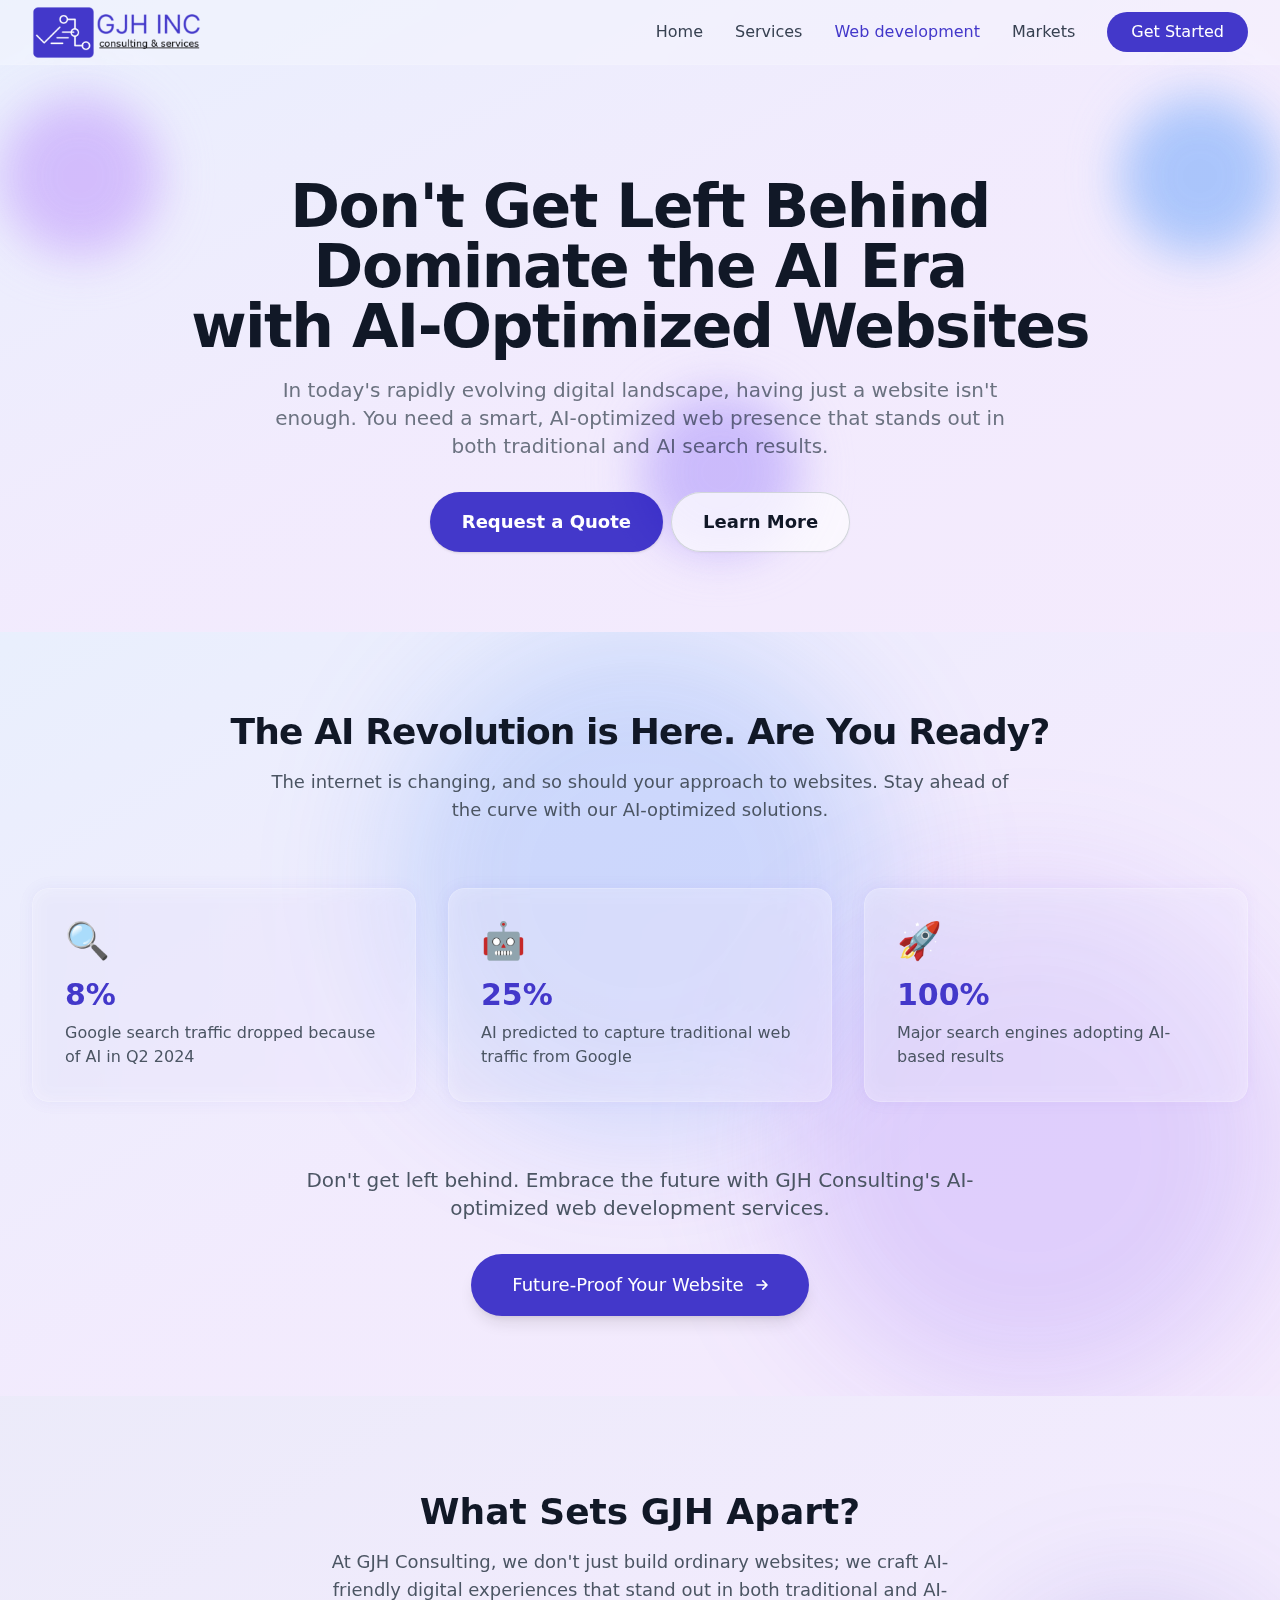
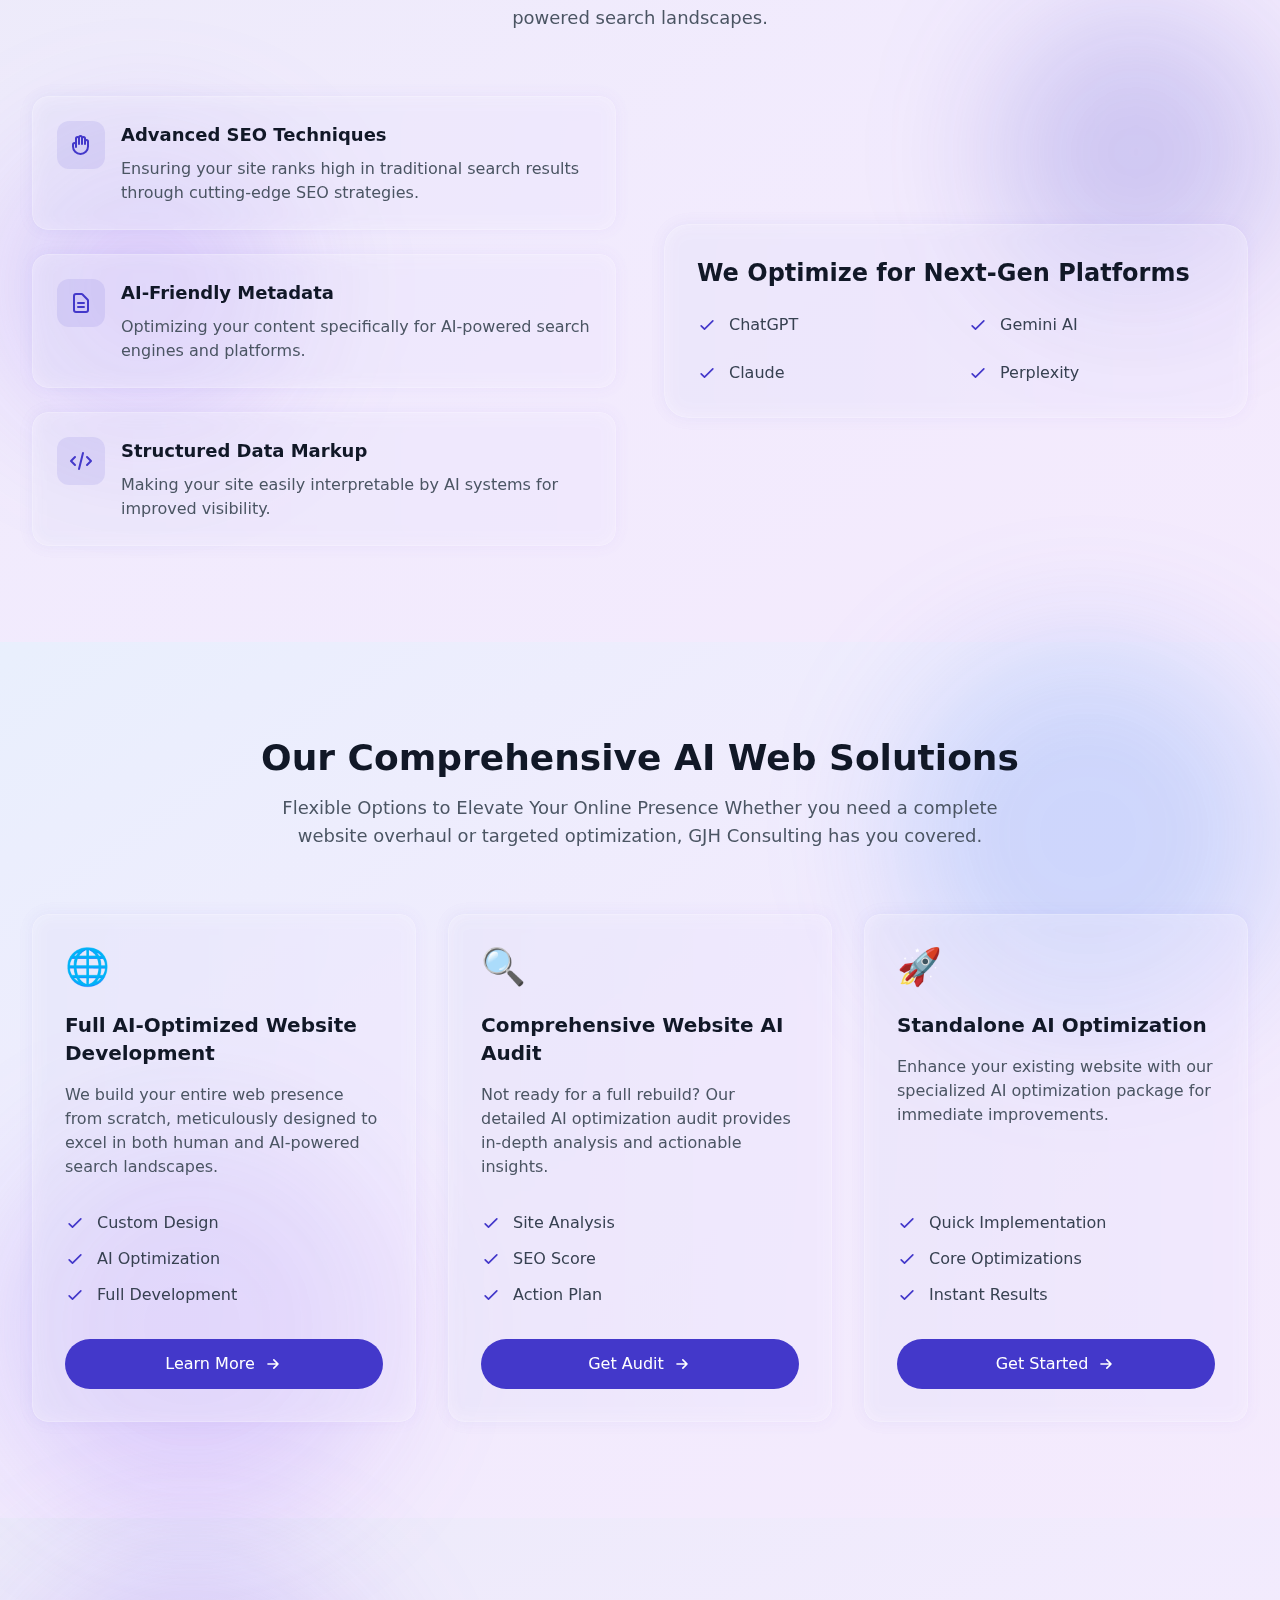
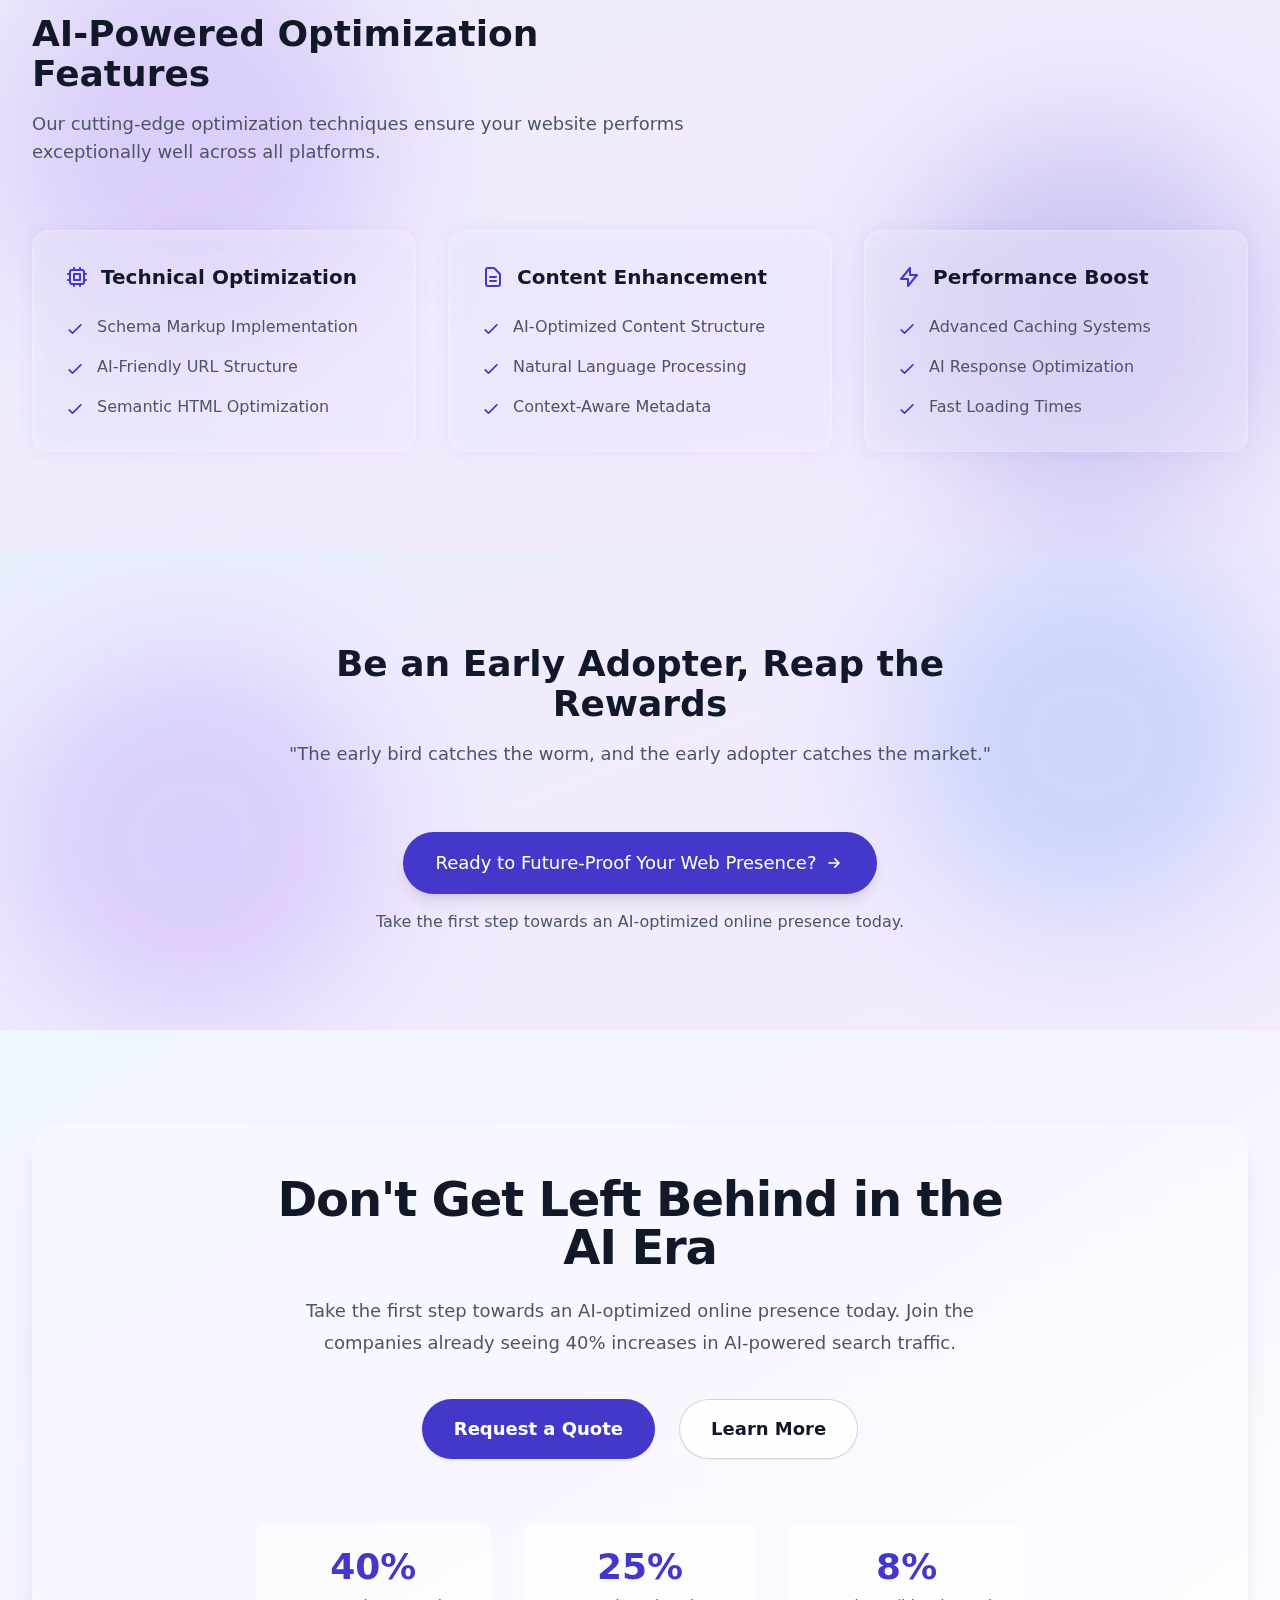
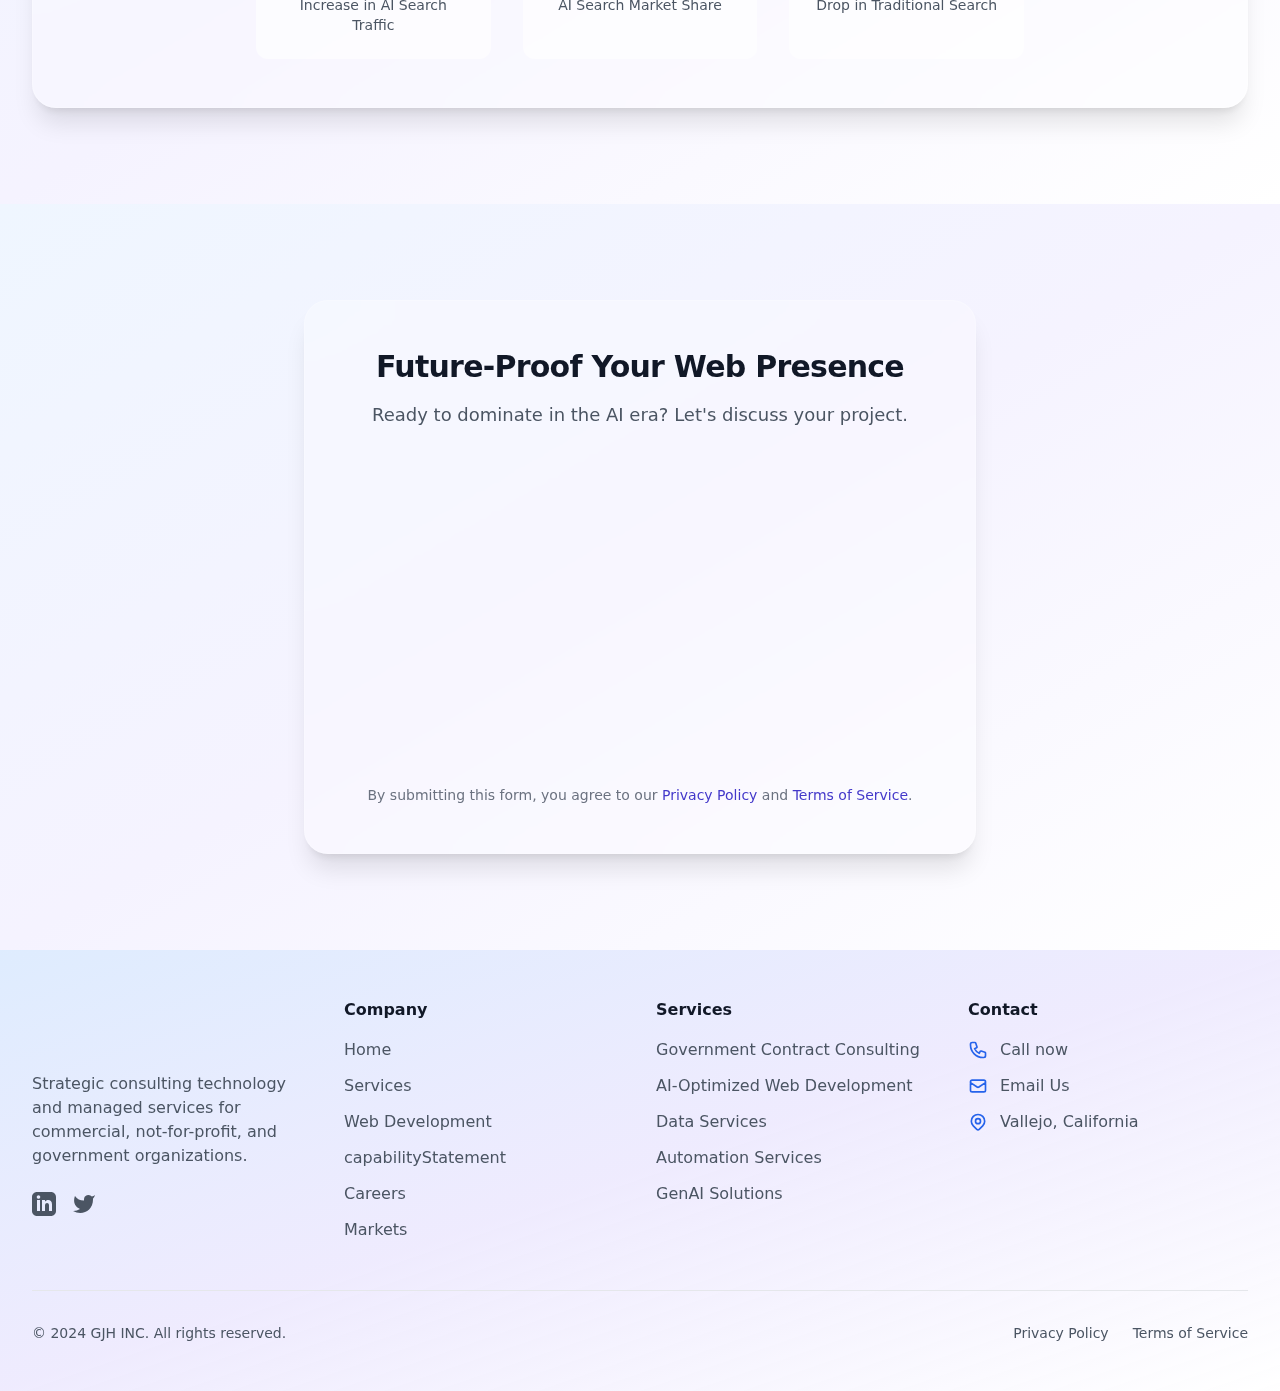
<file: webdevelopment.html>
<!DOCTYPE html>
<html lang="en">
   <head>
      <meta charset="UTF-8">
      <meta name="viewport" content="width=device-width, initial-scale=1.0">
      <title>GJH Web development services</title>
      <meta name="description" content="Learn web development with our comprehensive guide. Explore HTML, CSS, JavaScript, and more to build modern, responsive websites.">
      <meta name="keywords" content="web development, HTML, CSS, JavaScript, responsive design, front-end development, back-end development, web design">
      <meta name="author" content="GJH INC">
      <!-- <meta property="og:title" content="Web Development Guide">
      <meta property="og:description" content="Learn web development with our comprehensive guide. Explore HTML, CSS, JavaScript, and more to build modern, responsive websites.">
      <meta property="og:type" content="website">
      <meta property="og:url" content="https://www.yourwebsite.com/webdevelopment">
      <meta property="og:image" content="https://www.yourwebsite.com/images/og-image.jpg">
      <meta name="twitter:card" content="summary_large_image">
      <meta name="twitter:title" content="Web Development Guide">
      <meta name="twitter:description" content="Learn web development with our comprehensive guide. Explore HTML, CSS, JavaScript, and more to build modern, responsive websites.">
      <meta name="twitter:image" content="https://www.yourwebsite.com/images/twitter-image.jpg"> -->
      <!-- Core CSS -->
      <!-- <script src="https://cdn.tailwindcss.com"></script>
      <script>
        tailwind.config = {
          theme: {
            extend: {
              colors: {
                primary: '#4338CA',
                secondary: '#10B981',
                accent: '#8B5CF6',
              },
              fontFamily: {
                sans: ['Inter', 'system-ui', 'sans-serif'],
                heading: ['Inter', 'system-ui', 'sans-serif'],
              },
              animation: {
                'fade-in': 'fadeIn 0.5s ease-in',
                'slide-up': 'slideUp 0.5s ease-out',
              },
            },
          },
          variants: {
            extend: {
              opacity: ['group-hover'],
              transform: ['group-hover'],
              scale: ['group-hover'],
            },
          },
        }
      </script> -->

      
      
      <!-- Optimized Font Loading -->
      <!-- <link rel="preconnect" href="https://fonts.googleapis.com">
      <link rel="preconnect" href="https://fonts.gstatic.com" crossorigin>
      <link rel="preload" href="https://fonts.googleapis.com/css2?family=Inter:wght@400;500;600;700&display=swap" rel="stylesheet"> -->

      <link rel="preload" href="./assets/css/font.css" rel="stylesheet">      
      <style>
        *, ::before, ::after{--tw-border-spacing-x:0;--tw-border-spacing-y:0;--tw-translate-x:0;--tw-translate-y:0;--tw-rotate:0;--tw-skew-x:0;--tw-skew-y:0;--tw-scale-x:1;--tw-scale-y:1;--tw-pan-x: ;--tw-pan-y: ;--tw-pinch-zoom: ;--tw-scroll-snap-strictness:proximity;--tw-gradient-from-position: ;--tw-gradient-via-position: ;--tw-gradient-to-position: ;--tw-ordinal: ;--tw-slashed-zero: ;--tw-numeric-figure: ;--tw-numeric-spacing: ;--tw-numeric-fraction: ;--tw-ring-inset: ;--tw-ring-offset-width:0px;--tw-ring-offset-color:#fff;--tw-ring-color:rgb(59 130 246 / 0.5);--tw-ring-offset-shadow:0 0 #0000;--tw-ring-shadow:0 0 #0000;--tw-shadow:0 0 #0000;--tw-shadow-colored:0 0 #0000;--tw-blur: ;--tw-brightness: ;--tw-contrast: ;--tw-grayscale: ;--tw-hue-rotate: ;--tw-invert: ;--tw-saturate: ;--tw-sepia: ;--tw-drop-shadow: ;--tw-backdrop-blur: ;--tw-backdrop-brightness: ;--tw-backdrop-contrast: ;--tw-backdrop-grayscale: ;--tw-backdrop-hue-rotate: ;--tw-backdrop-invert: ;--tw-backdrop-opacity: ;--tw-backdrop-saturate: ;--tw-backdrop-sepia: ;--tw-contain-size: ;--tw-contain-layout: ;--tw-contain-paint: ;--tw-contain-style: }::backdrop{--tw-border-spacing-x:0;--tw-border-spacing-y:0;--tw-translate-x:0;--tw-translate-y:0;--tw-rotate:0;--tw-skew-x:0;--tw-skew-y:0;--tw-scale-x:1;--tw-scale-y:1;--tw-pan-x: ;--tw-pan-y: ;--tw-pinch-zoom: ;--tw-scroll-snap-strictness:proximity;--tw-gradient-from-position: ;--tw-gradient-via-position: ;--tw-gradient-to-position: ;--tw-ordinal: ;--tw-slashed-zero: ;--tw-numeric-figure: ;--tw-numeric-spacing: ;--tw-numeric-fraction: ;--tw-ring-inset: ;--tw-ring-offset-width:0px;--tw-ring-offset-color:#fff;--tw-ring-color:rgb(59 130 246 / 0.5);--tw-ring-offset-shadow:0 0 #0000;--tw-ring-shadow:0 0 #0000;--tw-shadow:0 0 #0000;--tw-shadow-colored:0 0 #0000;--tw-blur: ;--tw-brightness: ;--tw-contrast: ;--tw-grayscale: ;--tw-hue-rotate: ;--tw-invert: ;--tw-saturate: ;--tw-sepia: ;--tw-drop-shadow: ;--tw-backdrop-blur: ;--tw-backdrop-brightness: ;--tw-backdrop-contrast: ;--tw-backdrop-grayscale: ;--tw-backdrop-hue-rotate: ;--tw-backdrop-invert: ;--tw-backdrop-opacity: ;--tw-backdrop-saturate: ;--tw-backdrop-sepia: ;--tw-contain-size: ;--tw-contain-layout: ;--tw-contain-paint: ;--tw-contain-style: }/* ! tailwindcss v3.4.15 | MIT License | https://tailwindcss.com */*,::after,::before{box-sizing:border-box;border-width:0;border-style:solid;border-color:#e5e7eb}::after,::before{--tw-content:''}:host,html{line-height:1.5;-webkit-text-size-adjust:100%;-moz-tab-size:4;tab-size:4;font-family:Inter, system-ui, sans-serif;font-feature-settings:normal;font-variation-settings:normal;-webkit-tap-highlight-color:transparent}body{margin:0;line-height:inherit}hr{height:0;color:inherit;border-top-width:1px}abbr:where([title]){-webkit-text-decoration:underline dotted;text-decoration:underline dotted}h1,h2,h3,h4,h5,h6{font-size:inherit;font-weight:inherit}a{color:inherit;text-decoration:inherit}b,strong{font-weight:bolder}code,kbd,pre,samp{font-family:ui-monospace, SFMono-Regular, Menlo, Monaco, Consolas, "Liberation Mono", "Courier New", monospace;font-feature-settings:normal;font-variation-settings:normal;font-size:1em}small{font-size:80%}sub,sup{font-size:75%;line-height:0;position:relative;vertical-align:baseline}sub{bottom:-.25em}sup{top:-.5em}table{text-indent:0;border-color:inherit;border-collapse:collapse}button,input,optgroup,select,textarea{font-family:inherit;font-feature-settings:inherit;font-variation-settings:inherit;font-size:100%;font-weight:inherit;line-height:inherit;letter-spacing:inherit;color:inherit;margin:0;padding:0}button,select{text-transform:none}button,input:where([type=button]),input:where([type=reset]),input:where([type=submit]){-webkit-appearance:button;background-color:transparent;background-image:none}:-moz-focusring{outline:auto}:-moz-ui-invalid{box-shadow:none}progress{vertical-align:baseline}::-webkit-inner-spin-button,::-webkit-outer-spin-button{height:auto}[type=search]{-webkit-appearance:textfield;outline-offset:-2px}::-webkit-search-decoration{-webkit-appearance:none}::-webkit-file-upload-button{-webkit-appearance:button;font:inherit}summary{display:list-item}blockquote,dd,dl,figure,h1,h2,h3,h4,h5,h6,hr,p,pre{margin:0}fieldset{margin:0;padding:0}legend{padding:0}menu,ol,ul{list-style:none;margin:0;padding:0}dialog{padding:0}textarea{resize:vertical}input::placeholder,textarea::placeholder{opacity:1;color:#9ca3af}[role=button],button{cursor:pointer}:disabled{cursor:default}audio,canvas,embed,iframe,img,object,svg,video{display:block;vertical-align:middle}img,video{max-width:100%;height:auto}[hidden]:where(:not([hidden=until-found])){display:none}.sr-only{position:absolute;width:1px;height:1px;padding:0;margin:-1px;overflow:hidden;clip:rect(0, 0, 0, 0);white-space:nowrap;border-width:0}.pointer-events-none{pointer-events:none}.fixed{position:fixed}.absolute{position:absolute}.relative{position:relative}.inset-0{inset:0px}.bottom-0{bottom:0px}.bottom-1\/3{bottom:33.333333%}.bottom-1\/4{bottom:25%}.left-0{left:0px}.left-1\/2{left:50%}.right-0{right:0px}.top-0{top:0px}.top-1\/3{top:33.333333%}.top-1\/4{top:25%}.z-0{z-index:0}.z-10{z-index:10}.z-50{z-index:50}.mx-auto{margin-left:auto;margin-right:auto}.my-1{margin-top:0.25rem;margin-bottom:0.25rem}.-mr-1{margin-right:-0.25rem}.mb-12{margin-bottom:3rem}.mb-16{margin-bottom:4rem}.mb-2{margin-bottom:0.5rem}.mb-4{margin-bottom:1rem}.mb-6{margin-bottom:1.5rem}.mb-8{margin-bottom:2rem}.ml-10{margin-left:2.5rem}.ml-2{margin-left:0.5rem}.mt-1{margin-top:0.25rem}.mt-10{margin-top:2.5rem}.mt-16{margin-top:4rem}.mt-2{margin-top:0.5rem}.mt-3{margin-top:0.75rem}.mt-4{margin-top:1rem}.mt-5{margin-top:1.25rem}.mt-6{margin-top:1.5rem}.mt-auto{margin-top:auto}.mt-8{margin-top:2rem}.block{display:block}.flex{display:flex}.inline-flex{display:inline-flex}.grid{display:grid}.hidden{display:none}.h-12{height:3rem}.h-16{height:4rem}.h-40{height:10rem}.h-5{height:1.25rem}.h-6{height:1.5rem}.h-72{height:18rem}.h-96{height:24rem}.h-\[500px\]{height:500px}.h-full{height:100%}.w-12{width:3rem}.w-40{width:10rem}.w-5{width:1.25rem}.w-6{width:1.5rem}.w-72{width:18rem}.w-96{width:24rem}.w-\[500px\]{width:500px}.w-fit{width:-moz-fit-content;width:fit-content}.w-full{width:100%}.max-w-2xl{max-width:42rem}.max-w-3xl{max-width:48rem}.max-w-7xl{max-width:80rem}.max-w-md{max-width:28rem}.flex-shrink-0{flex-shrink:0}.flex-grow{flex-grow:1}.-translate-x-1\/2{--tw-translate-x:-50%;transform:translate(var(--tw-translate-x), var(--tw-translate-y)) rotate(var(--tw-rotate)) skewX(var(--tw-skew-x)) skewY(var(--tw-skew-y)) scaleX(var(--tw-scale-x)) scaleY(var(--tw-scale-y))}.grid-cols-1{grid-template-columns:repeat(1, minmax(0, 1fr))}.grid-cols-2{grid-template-columns:repeat(2, minmax(0, 1fr))}.flex-col{flex-direction:column}.flex-wrap{flex-wrap:wrap}.items-start{align-items:flex-start}.items-center{align-items:center}.justify-center{justify-content:center}.justify-between{justify-content:space-between}.gap-12{gap:3rem}.gap-2{gap:0.5rem}.gap-3{gap:0.75rem}.gap-4{gap:1rem}.gap-6{gap:1.5rem}.gap-8{gap:2rem}.space-x-8 > :not([hidden]) ~ :not([hidden]){--tw-space-x-reverse:0;margin-right:calc(2rem * var(--tw-space-x-reverse));margin-left:calc(2rem * calc(1 - var(--tw-space-x-reverse)))}.space-y-1 > :not([hidden]) ~ :not([hidden]){--tw-space-y-reverse:0;margin-top:calc(0.25rem * calc(1 - var(--tw-space-y-reverse)));margin-bottom:calc(0.25rem * var(--tw-space-y-reverse))}.space-y-3 > :not([hidden]) ~ :not([hidden]){--tw-space-y-reverse:0;margin-top:calc(0.75rem * calc(1 - var(--tw-space-y-reverse)));margin-bottom:calc(0.75rem * var(--tw-space-y-reverse))}.space-y-4 > :not([hidden]) ~ :not([hidden]){--tw-space-y-reverse:0;margin-top:calc(1rem * calc(1 - var(--tw-space-y-reverse)));margin-bottom:calc(1rem * var(--tw-space-y-reverse))}.space-y-6 > :not([hidden]) ~ :not([hidden]){--tw-space-y-reverse:0;margin-top:calc(1.5rem * calc(1 - var(--tw-space-y-reverse)));margin-bottom:calc(1.5rem * var(--tw-space-y-reverse))}.space-x-3 > :not([hidden]) ~ :not([hidden]){--tw-space-x-reverse:0;margin-right:calc(0.75rem * var(--tw-space-x-reverse));margin-left:calc(0.75rem * calc(1 - var(--tw-space-x-reverse)))}.space-x-4 > :not([hidden]) ~ :not([hidden]){--tw-space-x-reverse:0;margin-right:calc(1rem * var(--tw-space-x-reverse));margin-left:calc(1rem * calc(1 - var(--tw-space-x-reverse)))}.space-x-6 > :not([hidden]) ~ :not([hidden]){--tw-space-x-reverse:0;margin-right:calc(1.5rem * var(--tw-space-x-reverse));margin-left:calc(1.5rem * calc(1 - var(--tw-space-x-reverse)))}.overflow-hidden{overflow:hidden}.rounded-2xl{border-radius:1rem}.rounded-3xl{border-radius:1.5rem}.rounded-full{border-radius:9999px}.rounded-xl{border-radius:0.75rem}.border{border-width:1px}.border-b{border-bottom-width:1px}.border-t{border-top-width:1px}.border-transparent{border-color:transparent}.border-white\/10{border-color:rgb(255 255 255 / 0.1)}.border-white\/20{border-color:rgb(255 255 255 / 0.2)}.border-gray-200{--tw-border-opacity:1;border-color:rgb(229 231 235 / var(--tw-border-opacity, 1))}.bg-\[\#4338ca\]{--tw-bg-opacity:1;background-color:rgb(67 56 202 / var(--tw-bg-opacity, 1))}.bg-\[\#4338ca\]\/10{background-color:rgb(67 56 202 / 0.1)}.bg-\[\#4338ca\]\/20{background-color:rgb(67 56 202 / 0.2)}.bg-blue-300{--tw-bg-opacity:1;background-color:rgb(147 197 253 / var(--tw-bg-opacity, 1))}.bg-blue-500\/20{background-color:rgb(59 130 246 / 0.2)}.bg-primary{--tw-bg-opacity:1;background-color:rgb(67 56 202 / var(--tw-bg-opacity, 1))}.bg-purple-300{--tw-bg-opacity:1;background-color:rgb(216 180 254 / var(--tw-bg-opacity, 1))}.bg-violet-300{--tw-bg-opacity:1;background-color:rgb(196 181 253 / var(--tw-bg-opacity, 1))}.bg-violet-500\/20{background-color:rgb(139 92 246 / 0.2)}.bg-white{--tw-bg-opacity:1;background-color:rgb(255 255 255 / var(--tw-bg-opacity, 1))}.bg-white\/30{background-color:rgb(255 255 255 / 0.3)}.bg-white\/40{background-color:rgb(255 255 255 / 0.4)}.bg-white\/60{background-color:rgb(255 255 255 / 0.6)}.bg-white\/70{background-color:rgb(255 255 255 / 0.7)}.bg-white\/80{background-color:rgb(255 255 255 / 0.8)}.bg-gradient-to-br{background-image:linear-gradient(to bottom right, var(--tw-gradient-stops))}.bg-gradient-to-r{background-image:linear-gradient(to right, var(--tw-gradient-stops))}.from-\[\#4338ca\]\/10{--tw-gradient-from:rgb(67 56 202 / 0.1) var(--tw-gradient-from-position);--tw-gradient-to:rgb(67 56 202 / 0) var(--tw-gradient-to-position);--tw-gradient-stops:var(--tw-gradient-from), var(--tw-gradient-to)}.from-blue-50{--tw-gradient-from:#eff6ff var(--tw-gradient-from-position);--tw-gradient-to:rgb(239 246 255 / 0) var(--tw-gradient-to-position);--tw-gradient-stops:var(--tw-gradient-from), var(--tw-gradient-to)}.from-blue-600\/10{--tw-gradient-from:rgb(37 99 235 / 0.1) var(--tw-gradient-from-position);--tw-gradient-to:rgb(37 99 235 / 0) var(--tw-gradient-to-position);--tw-gradient-stops:var(--tw-gradient-from), var(--tw-gradient-to)}.from-blue-100\/90{--tw-gradient-from:rgb(219 234 254 / 0.9) var(--tw-gradient-from-position);--tw-gradient-to:rgb(219 234 254 / 0) var(--tw-gradient-to-position);--tw-gradient-stops:var(--tw-gradient-from), var(--tw-gradient-to)}.via-violet-50{--tw-gradient-to:rgb(245 243 255 / 0)  var(--tw-gradient-to-position);--tw-gradient-stops:var(--tw-gradient-from), #f5f3ff var(--tw-gradient-via-position), var(--tw-gradient-to)}.via-violet-600\/10{--tw-gradient-to:rgb(124 58 237 / 0)  var(--tw-gradient-to-position);--tw-gradient-stops:var(--tw-gradient-from), rgb(124 58 237 / 0.1) var(--tw-gradient-via-position), var(--tw-gradient-to)}.via-violet-100\/90{--tw-gradient-to:rgb(237 233 254 / 0)  var(--tw-gradient-to-position);--tw-gradient-stops:var(--tw-gradient-from), rgb(237 233 254 / 0.9) var(--tw-gradient-via-position), var(--tw-gradient-to)}.to-purple-600\/10{--tw-gradient-to:rgb(147 51 234 / 0.1) var(--tw-gradient-to-position)}.to-violet-500\/10{--tw-gradient-to:rgb(139 92 246 / 0.1) var(--tw-gradient-to-position)}.to-white{--tw-gradient-to:#fff var(--tw-gradient-to-position)}.p-6{padding:1.5rem}.p-8{padding:2rem}.px-2{padding-left:0.5rem;padding-right:0.5rem}.px-4{padding-left:1rem;padding-right:1rem}.px-6{padding-left:1.5rem;padding-right:1.5rem}.px-8{padding-left:2rem;padding-right:2rem}.py-2{padding-top:0.5rem;padding-bottom:0.5rem}.py-20{padding-top:5rem;padding-bottom:5rem}.py-24{padding-top:6rem;padding-bottom:6rem}.py-3{padding-top:0.75rem;padding-bottom:0.75rem}.py-4{padding-top:1rem;padding-bottom:1rem}.py-12{padding-top:3rem;padding-bottom:3rem}.pb-20{padding-bottom:5rem}.pb-3{padding-bottom:0.75rem}.pt-2{padding-top:0.5rem}.pt-20{padding-top:5rem}.pt-24{padding-top:6rem}.pt-8{padding-top:2rem}.text-center{text-align:center}.text-2xl{font-size:1.5rem;line-height:2rem}.text-3xl{font-size:1.875rem;line-height:2.25rem}.text-4xl{font-size:2.25rem;line-height:2.5rem}.text-base{font-size:1rem;line-height:1.5rem}.text-lg{font-size:1.125rem;line-height:1.75rem}.text-sm{font-size:0.875rem;line-height:1.25rem}.text-xl{font-size:1.25rem;line-height:1.75rem}.font-bold{font-weight:700}.font-medium{font-weight:500}.font-semibold{font-weight:600}.leading-8{line-height:2rem}.leading-normal{line-height:1.5}.tracking-tight{letter-spacing:-0.025em}.text-\[\#4338ca\]{--tw-text-opacity:1;color:rgb(67 56 202 / var(--tw-text-opacity, 1))}.text-gray-500{--tw-text-opacity:1;color:rgb(107 114 128 / var(--tw-text-opacity, 1))}.text-gray-600{--tw-text-opacity:1;color:rgb(75 85 99 / var(--tw-text-opacity, 1))}.text-gray-700{--tw-text-opacity:1;color:rgb(55 65 81 / var(--tw-text-opacity, 1))}.text-gray-900{--tw-text-opacity:1;color:rgb(17 24 39 / var(--tw-text-opacity, 1))}.text-primary{--tw-text-opacity:1;color:rgb(67 56 202 / var(--tw-text-opacity, 1))}.text-white{--tw-text-opacity:1;color:rgb(255 255 255 / var(--tw-text-opacity, 1))}.text-blue-600{--tw-text-opacity:1;color:rgb(37 99 235 / var(--tw-text-opacity, 1))}.antialiased{-webkit-font-smoothing:antialiased;-moz-osx-font-smoothing:grayscale}.opacity-70{opacity:0.7}.opacity-75{opacity:0.75}.mix-blend-multiply{mix-blend-mode:multiply}.shadow{--tw-shadow:0 1px 3px 0 rgb(0 0 0 / 0.1), 0 1px 2px -1px rgb(0 0 0 / 0.1);--tw-shadow-colored:0 1px 3px 0 var(--tw-shadow-color), 0 1px 2px -1px var(--tw-shadow-color);box-shadow:var(--tw-ring-offset-shadow, 0 0 #0000), var(--tw-ring-shadow, 0 0 #0000), var(--tw-shadow)}.shadow-lg{--tw-shadow:0 10px 15px -3px rgb(0 0 0 / 0.1), 0 4px 6px -4px rgb(0 0 0 / 0.1);--tw-shadow-colored:0 10px 15px -3px var(--tw-shadow-color), 0 4px 6px -4px var(--tw-shadow-color);box-shadow:var(--tw-ring-offset-shadow, 0 0 #0000), var(--tw-ring-shadow, 0 0 #0000), var(--tw-shadow)}.shadow-sm{--tw-shadow:0 1px 2px 0 rgb(0 0 0 / 0.05);--tw-shadow-colored:0 1px 2px 0 var(--tw-shadow-color);box-shadow:var(--tw-ring-offset-shadow, 0 0 #0000), var(--tw-ring-shadow, 0 0 #0000), var(--tw-shadow)}.shadow-xl{--tw-shadow:0 20px 25px -5px rgb(0 0 0 / 0.1), 0 8px 10px -6px rgb(0 0 0 / 0.1);--tw-shadow-colored:0 20px 25px -5px var(--tw-shadow-color), 0 8px 10px -6px var(--tw-shadow-color);box-shadow:var(--tw-ring-offset-shadow, 0 0 #0000), var(--tw-ring-shadow, 0 0 #0000), var(--tw-shadow)}.ring-1{--tw-ring-offset-shadow:var(--tw-ring-inset) 0 0 0 var(--tw-ring-offset-width) var(--tw-ring-offset-color);--tw-ring-shadow:var(--tw-ring-inset) 0 0 0 calc(1px + var(--tw-ring-offset-width)) var(--tw-ring-color);box-shadow:var(--tw-ring-offset-shadow), var(--tw-ring-shadow), var(--tw-shadow, 0 0 #0000)}.ring-inset{--tw-ring-inset:inset}.ring-gray-300{--tw-ring-opacity:1;--tw-ring-color:rgb(209 213 219 / var(--tw-ring-opacity, 1))}.blur{--tw-blur:blur(8px);filter:var(--tw-blur) var(--tw-brightness) var(--tw-contrast) var(--tw-grayscale) var(--tw-hue-rotate) var(--tw-invert) var(--tw-saturate) var(--tw-sepia) var(--tw-drop-shadow)}.blur-3xl{--tw-blur:blur(64px);filter:var(--tw-blur) var(--tw-brightness) var(--tw-contrast) var(--tw-grayscale) var(--tw-hue-rotate) var(--tw-invert) var(--tw-saturate) var(--tw-sepia) var(--tw-drop-shadow)}.blur-xl{--tw-blur:blur(24px);filter:var(--tw-blur) var(--tw-brightness) var(--tw-contrast) var(--tw-grayscale) var(--tw-hue-rotate) var(--tw-invert) var(--tw-saturate) var(--tw-sepia) var(--tw-drop-shadow)}.filter{filter:var(--tw-blur) var(--tw-brightness) var(--tw-contrast) var(--tw-grayscale) var(--tw-hue-rotate) var(--tw-invert) var(--tw-saturate) var(--tw-sepia) var(--tw-drop-shadow)}.backdrop-blur{--tw-backdrop-blur:blur(8px);-webkit-backdrop-filter:var(--tw-backdrop-blur) var(--tw-backdrop-brightness) var(--tw-backdrop-contrast) var(--tw-backdrop-grayscale) var(--tw-backdrop-hue-rotate) var(--tw-backdrop-invert) var(--tw-backdrop-opacity) var(--tw-backdrop-saturate) var(--tw-backdrop-sepia);backdrop-filter:var(--tw-backdrop-blur) var(--tw-backdrop-brightness) var(--tw-backdrop-contrast) var(--tw-backdrop-grayscale) var(--tw-backdrop-hue-rotate) var(--tw-backdrop-invert) var(--tw-backdrop-opacity) var(--tw-backdrop-saturate) var(--tw-backdrop-sepia)}.backdrop-blur-lg{--tw-backdrop-blur:blur(16px);-webkit-backdrop-filter:var(--tw-backdrop-blur) var(--tw-backdrop-brightness) var(--tw-backdrop-contrast) var(--tw-backdrop-grayscale) var(--tw-backdrop-hue-rotate) var(--tw-backdrop-invert) var(--tw-backdrop-opacity) var(--tw-backdrop-saturate) var(--tw-backdrop-sepia);backdrop-filter:var(--tw-backdrop-blur) var(--tw-backdrop-brightness) var(--tw-backdrop-contrast) var(--tw-backdrop-grayscale) var(--tw-backdrop-hue-rotate) var(--tw-backdrop-invert) var(--tw-backdrop-opacity) var(--tw-backdrop-saturate) var(--tw-backdrop-sepia)}.backdrop-blur-sm{--tw-backdrop-blur:blur(4px);-webkit-backdrop-filter:var(--tw-backdrop-blur) var(--tw-backdrop-brightness) var(--tw-backdrop-contrast) var(--tw-backdrop-grayscale) var(--tw-backdrop-hue-rotate) var(--tw-backdrop-invert) var(--tw-backdrop-opacity) var(--tw-backdrop-saturate) var(--tw-backdrop-sepia);backdrop-filter:var(--tw-backdrop-blur) var(--tw-backdrop-brightness) var(--tw-backdrop-contrast) var(--tw-backdrop-grayscale) var(--tw-backdrop-hue-rotate) var(--tw-backdrop-invert) var(--tw-backdrop-opacity) var(--tw-backdrop-saturate) var(--tw-backdrop-sepia)}.transition{transition-property:color, background-color, border-color, fill, stroke, opacity, box-shadow, transform, filter, -webkit-text-decoration-color, -webkit-backdrop-filter;transition-property:color, background-color, border-color, text-decoration-color, fill, stroke, opacity, box-shadow, transform, filter, backdrop-filter;transition-property:color, background-color, border-color, text-decoration-color, fill, stroke, opacity, box-shadow, transform, filter, backdrop-filter, -webkit-text-decoration-color, -webkit-backdrop-filter;transition-timing-function:cubic-bezier(0.4, 0, 0.2, 1);transition-duration:150ms}.transition-all{transition-property:all;transition-timing-function:cubic-bezier(0.4, 0, 0.2, 1);transition-duration:150ms}.transition-colors{transition-property:color, background-color, border-color, fill, stroke, -webkit-text-decoration-color;transition-property:color, background-color, border-color, text-decoration-color, fill, stroke;transition-property:color, background-color, border-color, text-decoration-color, fill, stroke, -webkit-text-decoration-color;transition-timing-function:cubic-bezier(0.4, 0, 0.2, 1);transition-duration:150ms}.transition-opacity{transition-property:opacity;transition-timing-function:cubic-bezier(0.4, 0, 0.2, 1);transition-duration:150ms}.duration-200{transition-duration:200ms}.duration-300{transition-duration:300ms}.hover\:border-\[\#4338ca\]\/50:hover{border-color:rgb(67 56 202 / 0.5)}.hover\:bg-\[\#3730a3\]:hover{--tw-bg-opacity:1;background-color:rgb(55 48 163 / var(--tw-bg-opacity, 1))}.hover\:bg-\[\#4338ca\]\/90:hover{background-color:rgb(67 56 202 / 0.9)}.hover\:bg-gray-50:hover{--tw-bg-opacity:1;background-color:rgb(249 250 251 / var(--tw-bg-opacity, 1))}.hover\:bg-primary\/90:hover{background-color:rgb(67 56 202 / 0.9)}.hover\:text-primary:hover{--tw-text-opacity:1;color:rgb(67 56 202 / var(--tw-text-opacity, 1))}.hover\:text-\[\#3730a3\]:hover{--tw-text-opacity:1;color:rgb(55 48 163 / var(--tw-text-opacity, 1))}.hover\:text-blue-600:hover{--tw-text-opacity:1;color:rgb(37 99 235 / var(--tw-text-opacity, 1))}.hover\:shadow-xl:hover{--tw-shadow:0 20px 25px -5px rgb(0 0 0 / 0.1), 0 8px 10px -6px rgb(0 0 0 / 0.1);--tw-shadow-colored:0 20px 25px -5px var(--tw-shadow-color), 0 8px 10px -6px var(--tw-shadow-color);box-shadow:var(--tw-ring-offset-shadow, 0 0 #0000), var(--tw-ring-shadow, 0 0 #0000), var(--tw-shadow)}.focus\:outline-none:focus{outline:2px solid transparent;outline-offset:2px}.focus-visible\:outline:focus-visible{outline-style:solid}.focus-visible\:outline-2:focus-visible{outline-width:2px}.focus-visible\:outline-offset-2:focus-visible{outline-offset:2px}.focus-visible\:outline-\[\#4338ca\]:focus-visible{outline-color:#4338ca}.group:hover .group-hover\:opacity-100{opacity:1}@media (min-width: 640px){.sm\:grid-cols-3{grid-template-columns:repeat(3, minmax(0, 1fr))}.sm\:px-3{padding-left:0.75rem;padding-right:0.75rem}.sm\:px-6{padding-left:1.5rem;padding-right:1.5rem}.sm\:text-4xl{font-size:2.25rem;line-height:2.5rem}.sm\:text-5xl{font-size:3rem;line-height:1}.sm\:text-lg{font-size:1.125rem;line-height:1.75rem}}@media (min-width: 768px){.md\:mt-5{margin-top:1.25rem}.md\:mt-8{margin-top:2rem}.md\:mt-0{margin-top:0px}.md\:block{display:block}.md\:flex{display:flex}.md\:hidden{display:none}.md\:max-w-3xl{max-width:48rem}.md\:grid-cols-3{grid-template-columns:repeat(3, minmax(0, 1fr))}.md\:grid-cols-2{grid-template-columns:repeat(2, minmax(0, 1fr))}.md\:flex-row{flex-direction:row}.md\:items-center{align-items:center}.md\:justify-between{justify-content:space-between}.md\:p-12{padding:3rem}.md\:px-10{padding-left:2.5rem;padding-right:2.5rem}.md\:py-4{padding-top:1rem;padding-bottom:1rem}.md\:text-6xl{font-size:3.75rem;line-height:1}.md\:text-lg{font-size:1.125rem;line-height:1.75rem}.md\:text-xl{font-size:1.25rem;line-height:1.75rem}}@media (min-width: 1024px){.lg\:grid-cols-2{grid-template-columns:repeat(2, minmax(0, 1fr))}.lg\:grid-cols-3{grid-template-columns:repeat(3, minmax(0, 1fr))}.lg\:grid-cols-4{grid-template-columns:repeat(4, minmax(0, 1fr))}.lg\:px-8{padding-left:2rem;padding-right:2rem}}
      </style>
      <!-- Minimal Animation CSS -->
      <style>
        /* Core Animations */
        @keyframes fadeIn {
          from { opacity: 0; }
          to { opacity: 1; }
        }
        
        @keyframes slideUp {
          from { transform: translateY(20px); opacity: 0; }
          to { transform: translateY(0); opacity: 1; }
        }

        /* Responsive Section Padding */
        section {
          padding: clamp(2rem, 5vw, 6.25rem) 0;
          scroll-margin-top: 5rem;
        }

        /* Performance Optimizations */
        img {
          content-visibility: auto;
          contain: content;
        }

        /* Core Layout Classes */
        .container {
          width: min(100% - 2rem, 75rem);
          margin-inline: auto;
        }

        /* Responsive Typography */
        :root {
          --fluid-min-width: 320;
          --fluid-max-width: 1140;
          --fluid-min-size: 16;
          --fluid-max-size: 18;
          --fluid-min-scale: 1.2;
          --fluid-max-scale: 1.333;
        }

        /* Add smooth scrolling only if user hasn't requested reduced motion */
        @media (prefers-reduced-motion: no-preference) {
          html {
            scroll-behavior: smooth;
          }
        }
      </style>


   <!-- Google Tag Manager -->
<script defer>(function(w,d,s,l,i){w[l]=w[l]||[];w[l].push({'gtm.start':
new Date().getTime(),event:'gtm.js'});var f=d.getElementsByTagName(s)[0],
j=d.createElement(s),dl=l!='dataLayer'?'&l='+l:'';j.async=true;j.src=
'https://www.googletagmanager.com/gtm.js?id='+i+dl;f.parentNode.insertBefore(j,f);
})(window,document,'script','dataLayer','GTM-WRSZ5JBF');</script>
<!-- End Google Tag Manager -->

</head>
<body class="antialiased leading-normal  ">

<!-- Google Tag Manager (noscript) -->
<noscript><iframe loading="lazy" src="https://www.googletagmanager.com/ns.html?id=GTM-WRSZ5JBF"
height="0" width="0" style="display:none;visibility:hidden"></iframe></noscript>
<!-- End Google Tag Manager (noscript) -->

<div  >
  <!-- Navbar -->
    <header>
  <nav class="fixed w-full z-50 backdrop-blur-lg bg-white/60 border-b border-white/10">
    <div class="max-w-7xl mx-auto px-4 sm:px-6 lg:px-8">
      <div class="flex items-center justify-between h-16">
        <div class="flex items-center">
          <div class="flex-shrink-0">
            <img src="./assets/images/GJH-final.png" alt="GJH logo" width="174" height="50" />
          </div>
        </div>
        <div class="hidden md:block">
          <div class="ml-10 flex items-center space-x-8 ">
            <a href="./" class="text-gray-700 hover:text-primary transition">Home</a>
            <a href="./services.html" class="text-gray-700 hover:text-primary transition">Services</a>
            <a href="./webdevelopment.html" class="text-primary transition">Web development</a>
            <a href="./markets.html" class="text-gray-700 hover:text-primary transition">Markets</a>
            <a href="./#contact" class="bg-primary text-white px-6 py-2 rounded-full hover:bg-primary/90 transition">
              Get Started
            </a>
          </div>
        </div>
        <div class="md:hidden">
          <button id="menu-button" aria-label="menu" class="text-gray-700 hover:text-primary focus:outline-none">
            <svg class="h-6 w-6" xmlns="http://www.w3.org/2000/svg" fill="none" viewBox="0 0 24 24" stroke="currentColor">
              <path stroke-linecap="round" stroke-linejoin="round" stroke-width="2" d="M4 6h16M4 12h16m-7 6h7" />
            </svg>
          </button>
        </div>
      </div>
    </div>
    <div id="mobile-menu" class="hidden md:hidden ">
      <div class="px-2 pt-2 pb-3 space-y-1 sm:px-3 border-t bg-white/70 ">
        <a href="./" class="block text-gray-700 hover:text-primary transition py-2 my-1">Home</a>
        <a href="./services.html" class="block text-gray-700 hover:text-primary transition py-2 my-1">Services</a>
        <a href="./webdevelopment.html" class="block text-primary transition py-2 my-1">Web development</a>
        <a href="./markets.html" class="block text-gray-700 hover:text-primary transition py-2 my-1">Markets</a>
        <a href="./#contact" class="block bg-primary text-white px-6 py-2 rounded-full hover:bg-primary/90 transition py-2 my-1 w-fit">
          Get Started
        </a>
      </div>
    </div>
  </nav>
</header>

  <!-- Hero Section -->
  <div class="relative pb-20 py-20 overflow-hidden bg-gradient-to-br from-blue-600/10 via-violet-600/10 to-purple-600/10 pt-24 overflow-hidden">
    <div class="relative">
      <!-- Decorative blob shapes -->
        <div class="absolute top-0 left-0 w-40 h-40 bg-purple-300 rounded-full mix-blend-multiply filter blur-xl opacity-70 animate-blob"></div>
        <div class="absolute top-0 right-0 w-40 h-40 bg-blue-300 rounded-full mix-blend-multiply filter blur-xl opacity-70 animate-blob animation-delay-2000"></div>
        <div class="absolute bottom-0 left-1/2 w-40 h-40 bg-violet-300 rounded-full mix-blend-multiply filter blur-xl opacity-70 animate-blob animation-delay-4000"></div>
    
      <div class="max-w-7xl mx-auto px-4 sm:px-6 lg:px-8 pt-20">
        <div class="text-center">
          <h1 class="text-4xl tracking-tight font-bold text-gray-900 sm:text-5xl md:text-6xl">
            <span class="block">Don't Get Left Behind</span>
            <span class="block text-primary-600">Dominate the AI Era</span>
            <span class="block">with AI-Optimized Websites</span>
          </h1>
          <p class="mt-3 max-w-md mx-auto text-base text-gray-500 sm:text-lg md:mt-5 md:text-xl md:max-w-3xl">
            In today's rapidly evolving digital landscape, having just a website isn't enough. You need a smart, AI-optimized web presence that stands out in both traditional and AI search results.
          </p>
          <div class="mt-5 max-w-md mx-auto flex flex-wrap gap-2 justify-center md:mt-8">
            <a href="#contact" class="rounded-full bg-[#4338ca] px-8 py-4 text-lg font-semibold text-white shadow hover:bg-[#4338ca]/90 focus-visible:outline focus-visible:outline-2 focus-visible:outline-offset-2 focus-visible:outline-[#4338ca] transition-all duration-200">
              Request a Quote
            </a>
            <a href="#contact" class="rounded-full bg-white/80 backdrop-blur px-8 py-4 text-lg font-semibold text-gray-900 shadow-sm ring-1 ring-inset ring-gray-300 hover:bg-gray-50 transition-all duration-200">
              Learn More
            </a>
          </div>
        </div>
      </div>
    </div>
  </div>
</div>
<div  class="relative py-20 overflow-hidden bg-gradient-to-br from-blue-600/10 via-violet-600/10 to-purple-600/10">
  <!-- Decorative Elements -->
  <div class="absolute inset-0 z-0">
    <div class="absolute top-0 left-1/2 -translate-x-1/2 w-[500px] h-[500px] bg-blue-500/20 rounded-full blur-3xl"></div>
    <div class="absolute bottom-0 right-0 w-[500px] h-[500px] bg-violet-500/20 rounded-full blur-3xl"></div>
  </div>

  <div class="max-w-7xl mx-auto px-4 sm:px-6 lg:px-8 relative z-10">
    <div class="text-center mb-16">
      <h2 class="text-3xl font-bold tracking-tight text-gray-900 sm:text-4xl mb-4">
        The AI Revolution is Here. Are You Ready?
      </h2>
      <p class="text-lg text-gray-600 max-w-3xl mx-auto">
        The internet is changing, and so should your approach to websites. Stay ahead of the curve with our AI-optimized solutions.
      </p>
    </div>

    <div class="grid md:grid-cols-3 gap-8">
      <!-- Stat Card 1 -->
      <div class="relative group">
        <div class="absolute inset-0 bg-gradient-to-r from-[#4338ca]/10 to-violet-500/10 rounded-2xl blur opacity-75 group-hover:opacity-100 transition-opacity duration-300"></div>
        <div class="relative bg-white/60 backdrop-blur-sm p-8 rounded-2xl border border-white/20 hover:border-[#4338ca]/50 transition-all duration-300">
          <div class="text-4xl mb-4 text-gray-900">🔍</div>
          <div class="text-3xl font-bold text-[#4338ca] mb-2">8%</div>
          <p class="text-gray-600">Google search traffic dropped because of AI in Q2 2024</p>
        </div>
      </div>

      <!-- Stat Card 2 -->
      <div class="relative group">
        <div class="absolute inset-0 bg-gradient-to-r from-[#4338ca]/10 to-violet-500/10 rounded-2xl blur opacity-75 group-hover:opacity-100 transition-opacity duration-300"></div>
        <div class="relative bg-white/60 backdrop-blur-sm p-8 rounded-2xl border border-white/20 hover:border-[#4338ca]/50 transition-all duration-300">
          <div class="text-4xl mb-4 text-gray-900">🤖</div>
          <div class="text-3xl font-bold text-[#4338ca] mb-2">25%</div>
          <p class="text-gray-600">AI predicted to capture traditional web traffic from Google</p>
        </div>
      </div>

      <!-- Stat Card 3 -->
      <div class="relative group">
        <div class="absolute inset-0 bg-gradient-to-r from-[#4338ca]/10 to-violet-500/10 rounded-2xl blur opacity-75 group-hover:opacity-100 transition-opacity duration-300"></div>
        <div class="relative bg-white/60 backdrop-blur-sm p-8 rounded-2xl border border-white/20 hover:border-[#4338ca]/50 transition-all duration-300">
          <div class="text-4xl mb-4 text-gray-900">🚀</div>
          <div class="text-3xl font-bold text-[#4338ca] mb-2">100%</div>
          <p class="text-gray-600">Major search engines adopting AI-based results</p>
        </div>
      </div>
    </div>

    <div class="mt-16 text-center">
      <p class="text-xl text-gray-600 mb-8 max-w-2xl mx-auto">
        Don't get left behind. Embrace the future with GJH Consulting's AI-optimized web development services.
      </p>
      <a href="#contact" class="inline-flex items-center justify-center px-8 py-3 border border-transparent text-base font-medium rounded-full text-white bg-[#4338ca] hover:bg-[#4338ca]/90 md:py-4 md:text-lg md:px-10 transition-all duration-300 shadow-lg hover:shadow-xl">
        Future-Proof Your Website
        <svg class="ml-2 -mr-1 w-5 h-5" fill="none" stroke="currentColor" viewBox="0 0 24 24">
          <path stroke-linecap="round" stroke-linejoin="round" stroke-width="2" d="M13 7l5 5m0 0l-5 5m5-5H6"></path>
        </svg>
      </a>
    </div>
  </div>
</div>
<div  class="relative py-24 bg-gradient-to-br from-[#4338ca]/10 via-violet-600/10 to-purple-600/10">
  <!-- Decorative Background Elements -->
  <div class="absolute inset-0 z-0">
    <div class="absolute top-1/4 right-0 w-72 h-72 bg-[#4338ca]/20 rounded-full blur-3xl"></div>
    <div class="absolute bottom-1/4 left-0 w-72 h-72 bg-violet-500/20 rounded-full blur-3xl"></div>
  </div>

  <div class="max-w-7xl mx-auto px-4 sm:px-6 lg:px-8 relative z-10">
    <div class="text-center mb-16">
      <h2 class="text-3xl font-bold text-gray-900 sm:text-4xl mb-4">
        What Sets GJH Apart?
      </h2>
      <p class="text-lg text-gray-600 max-w-2xl mx-auto">
        At GJH Consulting, we don't just build ordinary websites; we craft AI-friendly digital experiences that stand out in both traditional and AI-powered search landscapes.
      </p>
    </div>

    <div class="grid lg:grid-cols-2 gap-12 items-center">
      <!-- Left Column: Feature Cards -->
      <div class="space-y-6">
        <!-- Feature Card 1 -->
        <div class="relative group">
          <div class="absolute inset-0 bg-gradient-to-r from-[#4338ca]/10 to-violet-500/10 rounded-2xl blur opacity-75 group-hover:opacity-100 transition-opacity duration-300"></div>
          <div class="relative bg-white/60 backdrop-blur-sm p-6 rounded-2xl border border-white/20 hover:border-[#4338ca]/50 transition-all duration-300">
            <div class="flex items-start gap-4">
              <div class="flex-shrink-0 w-12 h-12 bg-[#4338ca]/10 rounded-xl flex items-center justify-center text-[#4338ca]">
                <svg class="w-6 h-6" fill="none" stroke="currentColor" viewBox="0 0 24 24">
                  <path stroke-linecap="round" stroke-linejoin="round" stroke-width="2" d="M7 11.5V14m0-2.5v-6a1.5 1.5 0 113 0m-3 6a1.5 1.5 0 00-3 0v2a7.5 7.5 0 0015 0v-5a1.5 1.5 0 00-3 0m-6-3V11m0-5.5v-1a1.5 1.5 0 013 0v1m0 0V11m0-5.5a1.5 1.5 0 013 0v3m0 0V11"></path>
                </svg>
              </div>
              <div>
                <h3 class="text-lg font-semibold text-gray-900 mb-2">Advanced SEO Techniques</h3>
                <p class="text-gray-600">Ensuring your site ranks high in traditional search results through cutting-edge SEO strategies.</p>
              </div>
            </div>
          </div>
        </div>

        <!-- Feature Card 2 -->
        <div class="relative group">
          <div class="absolute inset-0 bg-gradient-to-r from-[#4338ca]/10 to-violet-500/10 rounded-2xl blur opacity-75 group-hover:opacity-100 transition-opacity duration-300"></div>
          <div class="relative bg-white/60 backdrop-blur-sm p-6 rounded-2xl border border-white/20 hover:border-[#4338ca]/50 transition-all duration-300">
            <div class="flex items-start gap-4">
              <div class="flex-shrink-0 w-12 h-12 bg-[#4338ca]/10 rounded-xl flex items-center justify-center text-[#4338ca]">
                <svg class="w-6 h-6" fill="none" stroke="currentColor" viewBox="0 0 24 24">
                  <path stroke-linecap="round" stroke-linejoin="round" stroke-width="2" d="M9 12h6m-6 4h6m2 5H7a2 2 0 01-2-2V5a2 2 0 012-2h5.586a1 1 0 01.707.293l5.414 5.414a1 1 0 01.293.707V19a2 2 0 01-2 2z"></path>
                </svg>
              </div>
              <div>
                <h3 class="text-lg font-semibold text-gray-900 mb-2">AI-Friendly Metadata</h3>
                <p class="text-gray-600">Optimizing your content specifically for AI-powered search engines and platforms.</p>
              </div>
            </div>
          </div>
        </div>

        <!-- Feature Card 3 -->
        <div class="relative group">
          <div class="absolute inset-0 bg-gradient-to-r from-[#4338ca]/10 to-violet-500/10 rounded-2xl blur opacity-75 group-hover:opacity-100 transition-opacity duration-300"></div>
          <div class="relative bg-white/60 backdrop-blur-sm p-6 rounded-2xl border border-white/20 hover:border-[#4338ca]/50 transition-all duration-300">
            <div class="flex items-start gap-4">
              <div class="flex-shrink-0 w-12 h-12 bg-[#4338ca]/10 rounded-xl flex items-center justify-center text-[#4338ca]">
                <svg class="w-6 h-6" fill="none" stroke="currentColor" viewBox="0 0 24 24">
                  <path stroke-linecap="round" stroke-linejoin="round" stroke-width="2" d="M10 20l4-16m4 4l4 4-4 4M6 16l-4-4 4-4"></path>
                </svg>
              </div>
              <div>
                <h3 class="text-lg font-semibold text-gray-900 mb-2">Structured Data Markup</h3>
                <p class="text-gray-600">Making your site easily interpretable by AI systems for improved visibility.</p>
              </div>
            </div>
          </div>
        </div>
      </div>

      <!-- Right Column: AI Platforms -->
      <div class="relative group">
        <div class="absolute inset-0 bg-gradient-to-r from-[#4338ca]/10 to-violet-500/10 rounded-3xl blur opacity-75 group-hover:opacity-100 transition-opacity duration-300"></div>
        <div class="relative bg-white/60 backdrop-blur-sm p-8 rounded-3xl border border-white/20">
          <h3 class="text-2xl font-semibold text-gray-900 mb-6">We Optimize for Next-Gen Platforms</h3>
          <div class="grid grid-cols-2 gap-6">
            <div class="flex items-center gap-3 text-gray-700">
              <svg class="w-5 h-5 text-[#4338ca]" fill="none" stroke="currentColor" viewBox="0 0 24 24">
                <path stroke-linecap="round" stroke-linejoin="round" stroke-width="2" d="M5 13l4 4L19 7"></path>
              </svg>
              <span>ChatGPT</span>
            </div>
            <div class="flex items-center gap-3 text-gray-700">
              <svg class="w-5 h-5 text-[#4338ca]" fill="none" stroke="currentColor" viewBox="0 0 24 24">
                <path stroke-linecap="round" stroke-linejoin="round" stroke-width="2" d="M5 13l4 4L19 7"></path>
              </svg>
              <span>Gemini AI</span>
            </div>
            <div class="flex items-center gap-3 text-gray-700">
              <svg class="w-5 h-5 text-[#4338ca]" fill="none" stroke="currentColor" viewBox="0 0 24 24">
                <path stroke-linecap="round" stroke-linejoin="round" stroke-width="2" d="M5 13l4 4L19 7"></path>
              </svg>
              <span>Claude</span>
            </div>
            <div class="flex items-center gap-3 text-gray-700">
              <svg class="w-5 h-5 text-[#4338ca]" fill="none" stroke="currentColor" viewBox="0 0 24 24">
                <path stroke-linecap="round" stroke-linejoin="round" stroke-width="2" d="M5 13l4 4L19 7"></path>
              </svg>
              <span>Perplexity</span>
            </div>
          </div>
        </div>
      </div>
    </div>
  </div>
</div>
<div  class="relative py-24 bg-gradient-to-br from-blue-600/10 via-violet-600/10 to-purple-600/10">
  <!-- Decorative Elements -->
  <div class="absolute inset-0 z-0">
    <div class="absolute top-0 right-0 w-96 h-96 bg-blue-500/20 rounded-full blur-3xl"></div>
    <div class="absolute bottom-0 left-0 w-96 h-96 bg-violet-500/20 rounded-full blur-3xl"></div>
  </div>

  <div class="max-w-7xl mx-auto px-4 sm:px-6 lg:px-8 relative z-10">
    <div class="text-center mb-16">
      <h2 class="text-3xl font-bold text-gray-900 sm:text-4xl mb-4">
        Our Comprehensive AI Web Solutions
      </h2>
      <p class="text-lg text-gray-600 max-w-3xl mx-auto">
        Flexible Options to Elevate Your Online Presence Whether you need a complete website overhaul or targeted optimization, GJH Consulting has you covered.
      </p>
    </div>

    <div class="grid md:grid-cols-3 gap-8">
      <!-- Service Card 1 -->
      <div class="relative group">
        <div class="absolute inset-0 bg-gradient-to-r from-[#4338ca]/10 to-violet-500/10 rounded-2xl blur opacity-75 group-hover:opacity-100 transition-opacity duration-300"></div>
        <div class="relative h-full bg-white/60 backdrop-blur-sm p-8 rounded-2xl border border-white/20 hover:border-[#4338ca]/50 transition-all duration-300 flex flex-col">
          <div class="text-4xl mb-6">🌐</div>
          <h3 class="text-xl font-semibold text-gray-900 mb-4">
            Full AI-Optimized Website Development
          </h3>
          <p class="text-gray-600 mb-8 flex-grow">
            We build your entire web presence from scratch, meticulously designed to excel in both human and AI-powered search landscapes.
          </p>
          <ul class="space-y-3 mb-8">
            <li class="flex items-center gap-3 text-gray-700">
              <svg class="w-5 h-5 text-[#4338ca]" fill="none" stroke="currentColor" viewBox="0 0 24 24">
                <path stroke-linecap="round" stroke-linejoin="round" stroke-width="2" d="M5 13l4 4L19 7"></path>
              </svg>
              <span>Custom Design</span>
            </li>
            <li class="flex items-center gap-3 text-gray-700">
              <svg class="w-5 h-5 text-[#4338ca]" fill="none" stroke="currentColor" viewBox="0 0 24 24">
                <path stroke-linecap="round" stroke-linejoin="round" stroke-width="2" d="M5 13l4 4L19 7"></path>
              </svg>
              <span>AI Optimization</span>
            </li>
            <li class="flex items-center gap-3 text-gray-700">
              <svg class="w-5 h-5 text-[#4338ca]" fill="none" stroke="currentColor" viewBox="0 0 24 24">
                <path stroke-linecap="round" stroke-linejoin="round" stroke-width="2" d="M5 13l4 4L19 7"></path>
              </svg>
              <span>Full Development</span>
            </li>
          </ul>
          <a href="#contact" class="inline-flex items-center justify-center px-6 py-3 border border-transparent text-base font-medium rounded-full text-white bg-[#4338ca] hover:bg-[#3730a3] transition-colors duration-300 mt-auto">
            Learn More
            <svg class="ml-2 w-5 h-5" fill="none" stroke="currentColor" viewBox="0 0 24 24">
              <path stroke-linecap="round" stroke-linejoin="round" stroke-width="2" d="M13 7l5 5m0 0l-5 5m5-5H6"></path>
            </svg>
          </a>
        </div>
      </div>

      <!-- Service Card 2 -->
      <div class="relative group">
        <div class="absolute inset-0 bg-gradient-to-r from-[#4338ca]/10 to-violet-500/10 rounded-2xl blur opacity-75 group-hover:opacity-100 transition-opacity duration-300"></div>
        <div class="relative h-full bg-white/60 backdrop-blur-sm p-8 rounded-2xl border border-white/20 hover:border-[#4338ca]/50 transition-all duration-300 flex flex-col">
          <div class="text-4xl mb-6">🔍</div>
          <h3 class="text-xl font-semibold text-gray-900 mb-4">
            Comprehensive Website AI Audit
          </h3>
          <p class="text-gray-600 mb-8 flex-grow">
            Not ready for a full rebuild? Our detailed AI optimization audit provides in-depth analysis and actionable insights.
          </p>
          <ul class="space-y-3 mb-8">
            <li class="flex items-center gap-3 text-gray-700">
              <svg class="w-5 h-5 text-[#4338ca]" fill="none" stroke="currentColor" viewBox="0 0 24 24">
                <path stroke-linecap="round" stroke-linejoin="round" stroke-width="2" d="M5 13l4 4L19 7"></path>
              </svg>
              <span>Site Analysis</span>
            </li>
            <li class="flex items-center gap-3 text-gray-700">
              <svg class="w-5 h-5 text-[#4338ca]" fill="none" stroke="currentColor" viewBox="0 0 24 24">
                <path stroke-linecap="round" stroke-linejoin="round" stroke-width="2" d="M5 13l4 4L19 7"></path>
              </svg>
              <span>SEO Score</span>
            </li>
            <li class="flex items-center gap-3 text-gray-700">
              <svg class="w-5 h-5 text-[#4338ca]" fill="none" stroke="currentColor" viewBox="0 0 24 24">
                <path stroke-linecap="round" stroke-linejoin="round" stroke-width="2" d="M5 13l4 4L19 7"></path>
              </svg>
              <span>Action Plan</span>
            </li>
          </ul>
          <a href="#contact" class="inline-flex items-center justify-center px-6 py-3 border border-transparent text-base font-medium rounded-full text-white bg-[#4338ca] hover:bg-[#3730a3] transition-colors duration-300 mt-auto">
            Get Audit
            <svg class="ml-2 w-5 h-5" fill="none" stroke="currentColor" viewBox="0 0 24 24">
              <path stroke-linecap="round" stroke-linejoin="round" stroke-width="2" d="M13 7l5 5m0 0l-5 5m5-5H6"></path>
            </svg>
          </a>
        </div>
      </div>

      <!-- Service Card 3 -->
      <div class="relative group">
        <div class="absolute inset-0 bg-gradient-to-r from-[#4338ca]/10 to-violet-500/10 rounded-2xl blur opacity-75 group-hover:opacity-100 transition-opacity duration-300"></div>
        <div class="relative h-full bg-white/60 backdrop-blur-sm p-8 rounded-2xl border border-white/20 hover:border-[#4338ca]/50 transition-all duration-300 flex flex-col">
          <div class="text-4xl mb-6">🚀</div>
          <h3 class="text-xl font-semibold text-gray-900 mb-4">
            Standalone AI Optimization
          </h3>
          <p class="text-gray-600 mb-8 flex-grow">
            Enhance your existing website with our specialized AI optimization package for immediate improvements.
          </p>
          <ul class="space-y-3 mb-8">
            <li class="flex items-center gap-3 text-gray-700">
              <svg class="w-5 h-5 text-[#4338ca]" fill="none" stroke="currentColor" viewBox="0 0 24 24">
                <path stroke-linecap="round" stroke-linejoin="round" stroke-width="2" d="M5 13l4 4L19 7"></path>
              </svg>
              <span>Quick Implementation</span>
            </li>
            <li class="flex items-center gap-3 text-gray-700">
              <svg class="w-5 h-5 text-[#4338ca]" fill="none" stroke="currentColor" viewBox="0 0 24 24">
                <path stroke-linecap="round" stroke-linejoin="round" stroke-width="2" d="M5 13l4 4L19 7"></path>
              </svg>
              <span>Core Optimizations</span>
            </li>
            <li class="flex items-center gap-3 text-gray-700">
              <svg class="w-5 h-5 text-[#4338ca]" fill="none" stroke="currentColor" viewBox="0 0 24 24">
                <path stroke-linecap="round" stroke-linejoin="round" stroke-width="2" d="M5 13l4 4L19 7"></path>
              </svg>
              <span>Instant Results</span>
            </li>
          </ul>
          <a href="#contact" class="inline-flex items-center justify-center px-6 py-3 border border-transparent text-base font-medium rounded-full text-white bg-[#4338ca] hover:bg-[#3730a3] transition-colors duration-300 mt-auto">
            Get Started
            <svg class="ml-2 w-5 h-5" fill="none" stroke="currentColor" viewBox="0 0 24 24">
              <path stroke-linecap="round" stroke-linejoin="round" stroke-width="2" d="M13 7l5 5m0 0l-5 5m5-5H6"></path>
            </svg>
          </a>
        </div>
      </div>
    </div>
  </div>
</div>
<div  class="relative py-24 bg-gradient-to-br from-[#4338ca]/10 via-violet-600/10 to-purple-600/10">
  <!-- Decorative Elements -->
  <div class="absolute inset-0 z-0">
    <div class="absolute top-1/3 right-0 w-96 h-96 bg-[#4338ca]/20 rounded-full blur-3xl"></div>
    <div class="absolute bottom-1/3 left-0 w-96 h-96 bg-violet-500/20 rounded-full blur-3xl"></div>
  </div>

  <div class="max-w-7xl mx-auto px-4 sm:px-6 lg:px-8 relative z-10">
    <div class="md:flex md:items-center md:justify-between mb-16">
      <div class="max-w-2xl">
        <h2 class="text-3xl font-bold text-gray-900 sm:text-4xl mb-4">
          AI-Powered Optimization Features
        </h2>
        <p class="text-lg text-gray-600">
          Our cutting-edge optimization techniques ensure your website performs exceptionally well across all platforms.
        </p>
      </div>
    </div>

    <div class="grid lg:grid-cols-3 gap-8">
      <!-- Feature Column 1: Technical Features -->
      <div class="relative group">
        <div class="absolute inset-0 bg-gradient-to-r from-[#4338ca]/10 to-violet-500/10 rounded-2xl blur opacity-75 group-hover:opacity-100 transition-opacity duration-300"></div>
        <div class="relative bg-white/60 backdrop-blur-sm p-8 rounded-2xl border border-white/20 hover:border-[#4338ca]/50 transition-all duration-300">
          <h3 class="text-xl font-semibold text-gray-900 mb-6 flex items-center gap-3">
            <svg class="w-6 h-6 text-[#4338ca]" fill="none" stroke="currentColor" viewBox="0 0 24 24">
              <path stroke-linecap="round" stroke-linejoin="round" stroke-width="2" d="M9 3v2m6-2v2M9 19v2m6-2v2M5 9H3m2 6H3m18-6h-2m2 6h-2M7 19h10a2 2 0 002-2V7a2 2 0 00-2-2H7a2 2 0 00-2 2v10a2 2 0 002 2zM9 9h6v6H9V9z"></path>
            </svg>
            Technical Optimization
          </h3>
          <div class="space-y-4">
            <div class="flex items-start gap-3">
              <svg class="w-5 h-5 text-[#4338ca] mt-1" fill="none" stroke="currentColor" viewBox="0 0 24 24">
                <path stroke-linecap="round" stroke-linejoin="round" stroke-width="2" d="M5 13l4 4L19 7"></path>
              </svg>
              <p class="text-gray-600">Schema Markup Implementation</p>
            </div>
            <div class="flex items-start gap-3">
              <svg class="w-5 h-5 text-[#4338ca] mt-1" fill="none" stroke="currentColor" viewBox="0 0 24 24">
                <path stroke-linecap="round" stroke-linejoin="round" stroke-width="2" d="M5 13l4 4L19 7"></path>
              </svg>
              <p class="text-gray-600">AI-Friendly URL Structure</p>
            </div>
            <div class="flex items-start gap-3">
              <svg class="w-5 h-5 text-[#4338ca] mt-1" fill="none" stroke="currentColor" viewBox="0 0 24 24">
                <path stroke-linecap="round" stroke-linejoin="round" stroke-width="2" d="M5 13l4 4L19 7"></path>
              </svg>
              <p class="text-gray-600">Semantic HTML Optimization</p>
            </div>
          </div>
        </div>
      </div>

      <!-- Feature Column 2: Content Features -->
      <div class="relative group">
        <div class="absolute inset-0 bg-gradient-to-r from-[#4338ca]/10 to-violet-500/10 rounded-2xl blur opacity-75 group-hover:opacity-100 transition-opacity duration-300"></div>
        <div class="relative bg-white/60 backdrop-blur-sm p-8 rounded-2xl border border-white/20 hover:border-[#4338ca]/50 transition-all duration-300">
          <h3 class="text-xl font-semibold text-gray-900 mb-6 flex items-center gap-3">
            <svg class="w-6 h-6 text-[#4338ca]" fill="none" stroke="currentColor" viewBox="0 0 24 24">
              <path stroke-linecap="round" stroke-linejoin="round" stroke-width="2" d="M9 12h6m-6 4h6m2 5H7a2 2 0 01-2-2V5a2 2 0 012-2h5.586a1 1 0 01.707.293l5.414 5.414a1 1 0 01.293.707V19a2 2 0 01-2 2z"></path>
            </svg>
            Content Enhancement
          </h3>
          <div class="space-y-4">
            <div class="flex items-start gap-3">
              <svg class="w-5 h-5 text-[#4338ca] mt-1" fill="none" stroke="currentColor" viewBox="0 0 24 24">
                <path stroke-linecap="round" stroke-linejoin="round" stroke-width="2" d="M5 13l4 4L19 7"></path>
              </svg>
              <p class="text-gray-600">AI-Optimized Content Structure</p>
            </div>
            <div class="flex items-start gap-3">
              <svg class="w-5 h-5 text-[#4338ca] mt-1" fill="none" stroke="currentColor" viewBox="0 0 24 24">
                <path stroke-linecap="round" stroke-linejoin="round" stroke-width="2" d="M5 13l4 4L19 7"></path>
              </svg>
              <p class="text-gray-600">Natural Language Processing</p>
            </div>
            <div class="flex items-start gap-3">
              <svg class="w-5 h-5 text-[#4338ca] mt-1" fill="none" stroke="currentColor" viewBox="0 0 24 24">
                <path stroke-linecap="round" stroke-linejoin="round" stroke-width="2" d="M5 13l4 4L19 7"></path>
              </svg>
              <p class="text-gray-600">Context-Aware Metadata</p>
            </div>
          </div>
        </div>
      </div>

      <!-- Feature Column 3: Performance Features -->
      <div class="relative group">
        <div class="absolute inset-0 bg-gradient-to-r from-[#4338ca]/10 to-violet-500/10 rounded-2xl blur opacity-75 group-hover:opacity-100 transition-opacity duration-300"></div>
        <div class="relative bg-white/60 backdrop-blur-sm p-8 rounded-2xl border border-white/20 hover:border-[#4338ca]/50 transition-all duration-300">
          <h3 class="text-xl font-semibold text-gray-900 mb-6 flex items-center gap-3">
            <svg class="w-6 h-6 text-[#4338ca]" fill="none" stroke="currentColor" viewBox="0 0 24 24">
              <path stroke-linecap="round" stroke-linejoin="round" stroke-width="2" d="M13 10V3L4 14h7v7l9-11h-7z"></path>
            </svg>
            Performance Boost
          </h3>
          <div class="space-y-4">
            <div class="flex items-start gap-3">
              <svg class="w-5 h-5 text-[#4338ca] mt-1" fill="none" stroke="currentColor" viewBox="0 0 24 24">
                <path stroke-linecap="round" stroke-linejoin="round" stroke-width="2" d="M5 13l4 4L19 7"></path>
              </svg>
              <p class="text-gray-600">Advanced Caching Systems</p>
            </div>
            <div class="flex items-start gap-3">
              <svg class="w-5 h-5 text-[#4338ca] mt-1" fill="none" stroke="currentColor" viewBox="0 0 24 24">
                <path stroke-linecap="round" stroke-linejoin="round" stroke-width="2" d="M5 13l4 4L19 7"></path>
              </svg>
              <p class="text-gray-600">AI Response Optimization</p>
            </div>
            <div class="flex items-start gap-3">
              <svg class="w-5 h-5 text-[#4338ca] mt-1" fill="none" stroke="currentColor" viewBox="0 0 24 24">
                <path stroke-linecap="round" stroke-linejoin="round" stroke-width="2" d="M5 13l4 4L19 7"></path>
              </svg>
              <p class="text-gray-600">Fast Loading Times</p>
            </div>
          </div>
        </div>
      </div>
    </div>
  </div>
</div>
<div  class="relative py-24 bg-gradient-to-br from-blue-600/10 via-violet-600/10 to-purple-600/10">
  <!-- Decorative Elements -->
  <div class="absolute inset-0 z-0">
    <div class="absolute top-0 right-0 w-96 h-96 bg-blue-500/20 rounded-full blur-3xl"></div>
    <div class="absolute bottom-0 left-0 w-96 h-96 bg-violet-500/20 rounded-full blur-3xl"></div>
  </div>

  <div class="max-w-7xl mx-auto px-4 sm:px-6 lg:px-8 relative z-10">
    <div class="text-center max-w-3xl mx-auto mb-16">
      <h2 class="text-3xl font-bold text-gray-900 sm:text-4xl mb-4">
        Be an Early Adopter, Reap the Rewards
      </h2>
      <p class="text-lg text-gray-600">
        "The early bird catches the worm, and the early adopter catches the market."
      </p>
    </div>

    <!-- <div class="grid md:grid-cols-2 gap-8 mb-16">
      
      <div class="relative group">
        <div class="absolute inset-0 bg-gradient-to-r from-[#4338ca]/10 to-violet-500/10 rounded-2xl blur opacity-75 group-hover:opacity-100 transition-opacity duration-300"></div>
        <div class="relative bg-white/60 backdrop-blur-sm p-8 rounded-2xl border border-white/20 hover:border-[#4338ca]/50 transition-all duration-300">
          <div class="flex items-center gap-4 mb-6">
            <div class="relative">
              <div class="absolute inset-0 bg-gradient-to-r from-[#4338ca]/20 to-violet-500/20 rounded-full blur"></div>
              <img class="relative size-16 rounded-full border-2 border-white" src="https://www.tawk.to/wp-content/uploads/2020/04/client-chevrolet.png" alt="Client Avatar" />
            </div>
            <div>
              <h3 class="text-lg font-semibold text-gray-900">Sarah J.</h3>
              <p class="text-gray-600">E-commerce Entrepreneur</p>
            </div>
            <div class="ml-auto">
              <div class="text-4xl text-[#4338ca]">40%</div>
              <div class="text-sm text-gray-600">Traffic Increase</div>
            </div>
          </div>
          <blockquote class="text-gray-700 mb-6">
            "Since GJH optimized our website for AI, we've seen a 40% increase in traffic from AI-powered search engines. It's opened up a whole new customer base for us!"
          </blockquote>
          <div class="flex gap-2">
            <span class="px-3 py-1 bg-[#4338ca]/10 text-[#4338ca] rounded-full text-sm">AI Optimization</span>
            <span class="px-3 py-1 bg-[#4338ca]/10 text-[#4338ca] rounded-full text-sm">E-commerce</span>
          </div>
        </div>
      </div>

      
      <div class="grid grid-cols-2 gap-6">
        <div class="relative group">
          <div class="absolute inset-0 bg-gradient-to-r from-[#4338ca]/10 to-violet-500/10 rounded-xl blur opacity-75 group-hover:opacity-100 transition-opacity duration-300"></div>
          <div class="relative bg-white/60 backdrop-blur-sm p-6 rounded-xl border border-white/20 hover:border-[#4338ca]/50 transition-all duration-300 flex items-center justify-center">
            <img class="h-12 w-auto mx-auto opacity-60 hover:opacity-100 transition-opacity" src="https://www.tawk.to/wp-content/uploads/2020/04/client-berkowitz.png" alt="Client Logo" />
          </div>
        </div>
        <div class="relative group">
          <div class="absolute inset-0 bg-gradient-to-r from-[#4338ca]/10 to-violet-500/10 rounded-xl blur opacity-75 group-hover:opacity-100 transition-opacity duration-300"></div>
          <div class="relative bg-white/60 backdrop-blur-sm p-6 rounded-xl border border-white/20 hover:border-[#4338ca]/50 transition-all duration-300 flex items-center justify-center">
            <img class="h-12 w-auto mx-auto opacity-60 hover:opacity-100 transition-opacity" src="https://www.tawk.to/wp-content/uploads/2020/04/client-dominos.png" alt="Client Logo" />
          </div>
        </div>
        <div class="relative group">
          <div class="absolute inset-0 bg-gradient-to-r from-[#4338ca]/10 to-violet-500/10 rounded-xl blur opacity-75 group-hover:opacity-100 transition-opacity duration-300"></div>
          <div class="relative bg-white/60 backdrop-blur-sm p-6 rounded-xl border border-white/20 hover:border-[#4338ca]/50 transition-all duration-300 flex items-center justify-center">
            <img class="h-12 w-auto mx-auto opacity-60 hover:opacity-100 transition-opacity" src="https://www.tawk.to/wp-content/uploads/2020/04/client-euronics.png" alt="Client Logo" />
          </div>
        </div>
        <div class="relative group">
          <div class="absolute inset-0 bg-gradient-to-r from-[#4338ca]/10 to-violet-500/10 rounded-xl blur opacity-75 group-hover:opacity-100 transition-opacity duration-300"></div>
          <div class="relative bg-white/60 backdrop-blur-sm p-6 rounded-xl border border-white/20 hover:border-[#4338ca]/50 transition-all duration-300 flex items-center justify-center">
            <img class="h-12 w-auto mx-auto opacity-60 hover:opacity-100 transition-opacity" src="https://www.tawk.to/wp-content/uploads/2020/04/clients-europcar.png" alt="Client Logo" />
          </div>
        </div>
      </div>
    </div> -->

    <div class="text-center">
      <a href="#contact" class="inline-flex items-center justify-center px-8 py-4 border border-transparent text-lg font-medium rounded-full text-white bg-[#4338ca] hover:bg-[#4338ca]/90 transition-all duration-300 shadow-lg hover:shadow-xl">
        Ready to Future-Proof Your Web Presence?
        <svg class="ml-2 w-5 h-5" fill="none" stroke="currentColor" viewBox="0 0 24 24">
          <path stroke-linecap="round" stroke-linejoin="round" stroke-width="2" d="M13 7l5 5m0 0l-5 5m5-5H6"></path>
        </svg>
      </a>
      <p class="mt-4 text-gray-600">Take the first step towards an AI-optimized online presence today.</p>
    </div>
  </div>
</div>
<div  class="relative bg-white">
  <!-- Background with blue-violet gradient -->
  <div class="absolute inset-0 bg-gradient-to-br from-blue-50 via-violet-50 to-white pointer-events-none"></div>

  <!-- Glass container -->
  <div class="relative max-w-7xl mx-auto px-4 py-24 sm:px-6 lg:px-8">
    <div class="backdrop-blur-lg bg-white/30 rounded-3xl border border-white/20 p-8 md:p-12 shadow-xl">
      <div class="max-w-3xl mx-auto text-center">
        <h2 class="text-4xl font-bold tracking-tight text-gray-900 sm:text-5xl">
          Don't Get Left Behind in the AI Era
        </h2>
        <p class="mt-6 text-lg leading-8 text-gray-600">
          Take the first step towards an AI-optimized online presence today. Join the companies already seeing 40% increases in AI-powered search traffic.
        </p>
        <div class="mt-10 flex flex-col md:flex-row items-center justify-center gap-6">
          <a href="#contact" class="rounded-full bg-[#4338ca] px-8 py-4 text-lg font-semibold text-white shadow hover:bg-[#4338ca]/90 focus-visible:outline focus-visible:outline-2 focus-visible:outline-offset-2 focus-visible:outline-[#4338ca] transition-all duration-200">
            Request a Quote
          </a>
          <a href="#contact" class="rounded-full bg-white/80 backdrop-blur px-8 py-4 text-lg font-semibold text-gray-900 shadow-sm ring-1 ring-inset ring-gray-300 hover:bg-gray-50 transition-all duration-200">
            Learn More
          </a>
        </div>
        
        <!-- Stats section -->
        <div class="mt-16 grid grid-cols-1 gap-8 sm:grid-cols-3">
          <div class="flex flex-col items-center backdrop-blur-lg bg-white/40 rounded-xl p-6">
            <div class="text-4xl font-bold text-[#4338ca]">40%</div>
            <div class="mt-2 text-sm text-gray-600">Increase in AI Search Traffic</div>
          </div>
          <div class="flex flex-col items-center backdrop-blur-lg bg-white/40 rounded-xl p-6">
            <div class="text-4xl font-bold text-[#4338ca]">25%</div>
            <div class="mt-2 text-sm text-gray-600">AI Search Market Share</div>
          </div>
          <div class="flex flex-col items-center backdrop-blur-lg bg-white/40 rounded-xl p-6">
            <div class="text-4xl font-bold text-[#4338ca]">8%</div>
            <div class="mt-2 text-sm text-gray-600">Drop in Traditional Search</div>
          </div>
        </div>
      </div>
    </div>
  </div>
</div>

<div  class="relative bg-white">
  <!-- Background with blue-violet gradient -->
  <div class="absolute inset-0 bg-gradient-to-br from-blue-50 via-violet-50 to-white pointer-events-none"></div>

  <div class="relative max-w-7xl mx-auto px-4 py-24 sm:px-6 lg:px-8">
    <div class="max-w-2xl mx-auto">
      <!-- Glass container -->
      <div id="contact" class="backdrop-blur-lg bg-white/30 rounded-3xl border border-white/20 p-8 md:p-12 shadow-xl">
        <div class="text-center mb-12">
          <h2 class="text-3xl font-bold tracking-tight text-gray-900">Future-Proof Your Web Presence</h2>
          <p class="mt-4 text-lg text-gray-600">Ready to dominate in the AI era? Let's discuss your project.</p>
        </div>

        <iframe loading="lazy" data-tally-src="https://tally.so/embed/mRZZpj?alignLeft=1&hideTitle=1&transparentBackground=1&dynamicHeight=1" loading="lazy" width="100%" height="276" frameborder="0" marginheight="0" marginwidth="0" title="Contact form
"></iframe><script defer>var d=document,w="https://tally.so/widgets/embed.js",v=function(){"undefined"!=typeof Tally?Tally.loadEmbeds():d.querySelectorAll("iframe[data-tally-src]:not([src])").forEach((function(e){e.src=e.dataset.tallySrc}))};if("undefined"!=typeof Tally)v();else if(d.querySelector('script[src="'+w+'"]')==null){var s=d.createElement("script");s.src=w,s.onload=v,s.onerror=v,d.body.appendChild(s);}</script>

        <div class="mt-8 text-center text-sm text-gray-500">
          By submitting this form, you agree to our 
          <a href="/privacy.html" class="font-medium text-[#4338ca] hover:text-[#3730a3]">Privacy Policy</a> and
          <a href="/terms.html" class="font-medium text-[#4338ca] hover:text-[#3730a3]">Terms of Service</a>.
        </div>
      </div>
    </div>
  </div>
</div>
<div  class="bg-gradient-to-br from-blue-100/90 via-violet-100/90 to-white">
  <footer class="relative overflow-hidden">
    <div class="max-w-7xl mx-auto px-4 sm:px-6 lg:px-8 py-12">
      <!-- Main Footer Content -->
      <div class="grid grid-cols-1 md:grid-cols-2 lg:grid-cols-4 gap-8 mb-12">
        <!-- Company Info -->
        <div>
          <div class="mb-6">
            <img src="./assets/images/GJH-final.png" alt="GJH logo" width="174" height="50" />
          </div>
          <p class="text-gray-600 mb-6">
            Strategic consulting technology and managed services for commercial, not-for-profit, and government organizations.
          </p>
          <div class="flex space-x-4">
            <a href="https://www.linkedin.com/company/gjhinc" class="text-gray-600 hover:text-blue-600">
              <span class="sr-only">LinkedIn</span>
              <svg class="h-6 w-6" fill="currentColor" viewBox="0 0 24 24">
                <path d="M19 0h-14c-2.761 0-5 2.239-5 5v14c0 2.761 2.239 5 5 5h14c2.762 0 5-2.239 5-5v-14c0-2.761-2.238-5-5-5zm-11 19h-3v-11h3v11zm-1.5-12.268c-.966 0-1.75-.79-1.75-1.764s.784-1.764 1.75-1.764 1.75.79 1.75 1.764-.783 1.764-1.75 1.764zm13.5 12.268h-3v-5.604c0-3.368-4-3.113-4 0v5.604h-3v-11h3v1.765c1.396-2.586 7-2.777 7 2.476v6.759z"/>
              </svg>
            </a>
            <a href="#" class="text-gray-600 hover:text-blue-600">
              <span class="sr-only">Twitter</span>
              <svg class="h-6 w-6" fill="currentColor" viewBox="0 0 24 24">
                <path d="M23 3a10.9 10.9 0 01-3.14 1.53 4.48 4.48 0 00-7.86 3v1A10.66 10.66 0 013 4s-4 9 5 13a11.64 11.64 0 01-7 2c9 5 20 0 20-11.5a4.5 4.5 0 00-.08-.83A7.72 7.72 0 0023 3z"/>
              </svg>
            </a>
          </div>
        </div>

        <!-- Company -->
        <div>
          <h3 class="text-gray-900 font-semibold mb-4">Company</h3>
          <ul class="space-y-3">
            <li><a href="/" class="text-gray-600 hover:text-blue-600">Home</a></li>
            <li><a href="./services.html" class="text-gray-600 hover:text-blue-600">Services</a></li>
            <li><a href="./webdevelopment.html" class="text-gray-600 hover:text-blue-600">Web Development</a></li>
            <li><a href="./capabilityStatement.html" class="text-gray-600 hover:text-blue-600">capabilityStatement</a></li>
            <li><a href="./careers.html" class="text-gray-600 hover:text-blue-600">Careers</a></li>
            <li><a href="./markets.html" class="text-gray-600 hover:text-blue-600">Markets</a></li>
          </ul>
        </div>

        <!-- Services -->
        <div>
          <h3 class="text-gray-900 font-semibold mb-4">Services</h3>
          <ul class="space-y-3">
            <li><a href="./services.html/#gov" class="text-gray-600 hover:text-blue-600">Government Contract Consulting</a></li>
            <li><a href="./webdevelopment.html" class="text-gray-600 hover:text-blue-600">AI-Optimized Web Development</a></li>
            <li><a href="./services.html" class="text-gray-600 hover:text-blue-600">Data Services</a></li>
            <li><a href="./services.html" class="text-gray-600 hover:text-blue-600">Automation Services</a></li>
            <li><a href="./services.html" class="text-gray-600 hover:text-blue-600">GenAI Solutions</a></li>
          </ul>
        </div>

        

        <!-- Contact -->
        <div>
          <h3 class="text-gray-900 font-semibold mb-4">Contact</h3>
          <ul class="space-y-3">
            <li class="flex items-center space-x-3">
              <span>
                  <svg class="h-5 w-5 text-blue-600" fill="none" stroke="currentColor" viewBox="0 0 24 24">
                    <path stroke-linecap="round" stroke-linejoin="round" stroke-width="2" d="M3 5a2 2 0 012-2h3.28a1 1 0 01.948.684l1.498 4.493a1 1 0 01-.502 1.21l-2.257 1.13a11.042 11.042 0 005.516 5.516l1.13-2.257a1 1 0 011.21-.502l4.493 1.498a1 1 0 01.684.949V19a2 2 0 01-2 2h-1C9.716 21 3 14.284 3 6V5z"/>
                  </svg>
              </span>
              <a href="tel:+16504561744" class="text-gray-600">Call now</a>
            </li>
            <li class="flex items-center space-x-3">
              <span>
                  <svg class="h-5 w-5 text-blue-600" fill="none" stroke="currentColor" viewBox="0 0 24 24">
                    <path stroke-linecap="round" stroke-linejoin="round" stroke-width="2" d="M3 8l7.89 5.26a2 2 0 002.22 0L21 8M5 19h14a2 2 0 002-2V7a2 2 0 00-2-2H5a2 2 0 00-2 2v10a2 2 0 002 2z"/>
                  </svg>
              </span>
              
              <a href="mailto:info@gjh-inc.com"  class="text-gray-600">Email Us</a>
            </li>
            <li class="flex items-center space-x-3">
              <span>
                  <svg class="h-5 w-5 text-blue-600" fill="none" stroke="currentColor" viewBox="0 0 24 24">
                    <path stroke-linecap="round" stroke-linejoin="round" stroke-width="2" d="M17.657 16.657L13.414 20.9a1.998 1.998 0 01-2.827 0l-4.244-4.243a8 8 0 1111.314 0z"/>
                    <path stroke-linecap="round" stroke-linejoin="round" stroke-width="2" d="M15 11a3 3 0 11-6 0 3 3 0 016 0z"/>
                  </svg>
              </span>
              
              <span class="text-gray-600">Vallejo, California</span>
            </li>
          </ul>
        </div>
      </div>

      <!-- Bottom Bar -->
      <div class="border-t border-gray-200 pt-8">
        <div class="flex flex-col md:flex-row justify-between items-center">
          <p class="text-gray-600 text-sm">© 2024 GJH INC. All rights reserved.</p>
          <div class="flex space-x-6 mt-4 md:mt-0">
            <a href="./privacy.html" class="text-sm text-gray-600 hover:text-blue-600">Privacy Policy</a>
            <a href="./terms.html" class="text-sm text-gray-600 hover:text-blue-600">Terms of Service</a>
          </div>
        </div>
      </div>
    </div>
  </footer>
</div>
                    <script src="./assets/js/main.js" defer></script>
</body>
                    </html>
</file>
<file: assets/css/index.css>
*, ::before, ::after{--tw-border-spacing-x:0;--tw-border-spacing-y:0;--tw-translate-x:0;--tw-translate-y:0;--tw-rotate:0;--tw-skew-x:0;--tw-skew-y:0;--tw-scale-x:1;--tw-scale-y:1;--tw-pan-x: ;--tw-pan-y: ;--tw-pinch-zoom: ;--tw-scroll-snap-strictness:proximity;--tw-gradient-from-position: ;--tw-gradient-via-position: ;--tw-gradient-to-position: ;--tw-ordinal: ;--tw-slashed-zero: ;--tw-numeric-figure: ;--tw-numeric-spacing: ;--tw-numeric-fraction: ;--tw-ring-inset: ;--tw-ring-offset-width:0px;--tw-ring-offset-color:#fff;--tw-ring-color:rgb(59 130 246 / 0.5);--tw-ring-offset-shadow:0 0 #0000;--tw-ring-shadow:0 0 #0000;--tw-shadow:0 0 #0000;--tw-shadow-colored:0 0 #0000;--tw-blur: ;--tw-brightness: ;--tw-contrast: ;--tw-grayscale: ;--tw-hue-rotate: ;--tw-invert: ;--tw-saturate: ;--tw-sepia: ;--tw-drop-shadow: ;--tw-backdrop-blur: ;--tw-backdrop-brightness: ;--tw-backdrop-contrast: ;--tw-backdrop-grayscale: ;--tw-backdrop-hue-rotate: ;--tw-backdrop-invert: ;--tw-backdrop-opacity: ;--tw-backdrop-saturate: ;--tw-backdrop-sepia: ;--tw-contain-size: ;--tw-contain-layout: ;--tw-contain-paint: ;--tw-contain-style: }::backdrop{--tw-border-spacing-x:0;--tw-border-spacing-y:0;--tw-translate-x:0;--tw-translate-y:0;--tw-rotate:0;--tw-skew-x:0;--tw-skew-y:0;--tw-scale-x:1;--tw-scale-y:1;--tw-pan-x: ;--tw-pan-y: ;--tw-pinch-zoom: ;--tw-scroll-snap-strictness:proximity;--tw-gradient-from-position: ;--tw-gradient-via-position: ;--tw-gradient-to-position: ;--tw-ordinal: ;--tw-slashed-zero: ;--tw-numeric-figure: ;--tw-numeric-spacing: ;--tw-numeric-fraction: ;--tw-ring-inset: ;--tw-ring-offset-width:0px;--tw-ring-offset-color:#fff;--tw-ring-color:rgb(59 130 246 / 0.5);--tw-ring-offset-shadow:0 0 #0000;--tw-ring-shadow:0 0 #0000;--tw-shadow:0 0 #0000;--tw-shadow-colored:0 0 #0000;--tw-blur: ;--tw-brightness: ;--tw-contrast: ;--tw-grayscale: ;--tw-hue-rotate: ;--tw-invert: ;--tw-saturate: ;--tw-sepia: ;--tw-drop-shadow: ;--tw-backdrop-blur: ;--tw-backdrop-brightness: ;--tw-backdrop-contrast: ;--tw-backdrop-grayscale: ;--tw-backdrop-hue-rotate: ;--tw-backdrop-invert: ;--tw-backdrop-opacity: ;--tw-backdrop-saturate: ;--tw-backdrop-sepia: ;--tw-contain-size: ;--tw-contain-layout: ;--tw-contain-paint: ;--tw-contain-style: }/* ! tailwindcss v3.4.15 | MIT License | https://tailwindcss.com */*,::after,::before{box-sizing:border-box;border-width:0;border-style:solid;border-color:#e5e7eb}::after,::before{--tw-content:''}:host,html{line-height:1.5;-webkit-text-size-adjust:100%;-moz-tab-size:4;tab-size:4;font-family:Inter, system-ui, sans-serif;font-feature-settings:normal;font-variation-settings:normal;-webkit-tap-highlight-color:transparent}body{margin:0;line-height:inherit}hr{height:0;color:inherit;border-top-width:1px}abbr:where([title]){-webkit-text-decoration:underline dotted;text-decoration:underline dotted}h1,h2,h3,h4,h5,h6{font-size:inherit;font-weight:inherit}a{color:inherit;text-decoration:inherit}b,strong{font-weight:bolder}code,kbd,pre,samp{font-family:ui-monospace, SFMono-Regular, Menlo, Monaco, Consolas, "Liberation Mono", "Courier New", monospace;font-feature-settings:normal;font-variation-settings:normal;font-size:1em}small{font-size:80%}sub,sup{font-size:75%;line-height:0;position:relative;vertical-align:baseline}sub{bottom:-.25em}sup{top:-.5em}table{text-indent:0;border-color:inherit;border-collapse:collapse}button,input,optgroup,select,textarea{font-family:inherit;font-feature-settings:inherit;font-variation-settings:inherit;font-size:100%;font-weight:inherit;line-height:inherit;letter-spacing:inherit;color:inherit;margin:0;padding:0}button,select{text-transform:none}button,input:where([type=button]),input:where([type=reset]),input:where([type=submit]){-webkit-appearance:button;background-color:transparent;background-image:none}:-moz-focusring{outline:auto}:-moz-ui-invalid{box-shadow:none}progress{vertical-align:baseline}::-webkit-inner-spin-button,::-webkit-outer-spin-button{height:auto}[type=search]{-webkit-appearance:textfield;outline-offset:-2px}::-webkit-search-decoration{-webkit-appearance:none}::-webkit-file-upload-button{-webkit-appearance:button;font:inherit}summary{display:list-item}blockquote,dd,dl,figure,h1,h2,h3,h4,h5,h6,hr,p,pre{margin:0}fieldset{margin:0;padding:0}legend{padding:0}menu,ol,ul{list-style:none;margin:0;padding:0}dialog{padding:0}textarea{resize:vertical}input::placeholder,textarea::placeholder{opacity:1;color:#9ca3af}[role=button],button{cursor:pointer}:disabled{cursor:default}audio,canvas,embed,iframe,img,object,svg,video{display:block;vertical-align:middle}img,video{max-width:100%;height:auto}[hidden]:where(:not([hidden=until-found])){display:none}.sr-only{position:absolute;width:1px;height:1px;padding:0;margin:-1px;overflow:hidden;clip:rect(0, 0, 0, 0);white-space:nowrap;border-width:0}.fixed{position:fixed}.absolute{position:absolute}.relative{position:relative}.inset-0{inset:0px}.-right-40{right:-10rem}.bottom-0{bottom:0px}.bottom-1\/3{bottom:33.333333%}.bottom-1\/4{bottom:25%}.left-0{left:0px}.right-0{right:0px}.right-1\/4{right:25%}.top-0{top:0px}.top-1\/2{top:50%}.top-1\/3{top:33.333333%}.top-1\/4{top:25%}.z-50{z-index:50}.mx-auto{margin-left:auto;margin-right:auto}.my-1{margin-top:0.25rem;margin-bottom:0.25rem}.my-6{margin-top:1.5rem;margin-bottom:1.5rem}.mb-16{margin-bottom:4rem}.mb-2{margin-bottom:0.5rem}.mb-20{margin-bottom:5rem}.mb-3{margin-bottom:0.75rem}.mb-4{margin-bottom:1rem}.mb-6{margin-bottom:1.5rem}.mb-8{margin-bottom:2rem}.ml-10{margin-left:2.5rem}.ml-2{margin-left:0.5rem}.mt-10{margin-top:2.5rem}.mb-12{margin-bottom:3rem}.mt-4{margin-top:1rem}.block{display:block}.inline-block{display:inline-block}.flex{display:flex}.inline-flex{display:inline-flex}.grid{display:grid}.hidden{display:none}.size-12{width:3rem;height:3rem}.size-16{width:4rem;height:4rem}.h-12{height:3rem}.h-16{height:4rem}.h-5{height:1.25rem}.h-6{height:1.5rem}.h-60{height:15rem}.h-72{height:18rem}.h-8{height:2rem}.h-96{height:24rem}.h-\[300px\]{height:300px}.h-\[500px\]{height:500px}.h-full{height:100%}.min-h-screen{min-height:100vh}.w-12{width:3rem}.w-5{width:1.25rem}.w-6{width:1.5rem}.w-60{width:15rem}.w-72{width:18rem}.w-8{width:2rem}.w-96{width:24rem}.w-\[200px\]{width:200px}.w-\[300px\]{width:300px}.w-\[500px\]{width:500px}.w-fit{width:-moz-fit-content;width:fit-content}.w-full{width:100%}.w-screen{width:100vw}.max-w-2xl{max-width:42rem}.max-w-3xl{max-width:48rem}.max-w-7xl{max-width:80rem}.flex-shrink-0{flex-shrink:0}.-translate-x-1\/2{--tw-translate-x:-50%;transform:translate(var(--tw-translate-x), var(--tw-translate-y)) rotate(var(--tw-rotate)) skewX(var(--tw-skew-x)) skewY(var(--tw-skew-y)) scaleX(var(--tw-scale-x)) scaleY(var(--tw-scale-y))}.-translate-y-1\/2{--tw-translate-y:-50%;transform:translate(var(--tw-translate-x), var(--tw-translate-y)) rotate(var(--tw-rotate)) skewX(var(--tw-skew-x)) skewY(var(--tw-skew-y)) scaleX(var(--tw-scale-x)) scaleY(var(--tw-scale-y))}.grid-cols-2{grid-template-columns:repeat(2, minmax(0, 1fr))}.grid-cols-1{grid-template-columns:repeat(1, minmax(0, 1fr))}.flex-col{flex-direction:column}.flex-wrap{flex-wrap:wrap}.items-center{align-items:center}.justify-center{justify-content:center}.justify-between{justify-content:space-between}.gap-12{gap:3rem}.gap-16{gap:4rem}.gap-2{gap:0.5rem}.gap-4{gap:1rem}.gap-8{gap:2rem}.-space-x-2 > :not([hidden]) ~ :not([hidden]){--tw-space-x-reverse:0;margin-right:calc(-0.5rem * var(--tw-space-x-reverse));margin-left:calc(-0.5rem * calc(1 - var(--tw-space-x-reverse)))}.space-x-8 > :not([hidden]) ~ :not([hidden]){--tw-space-x-reverse:0;margin-right:calc(2rem * var(--tw-space-x-reverse));margin-left:calc(2rem * calc(1 - var(--tw-space-x-reverse)))}.space-y-1 > :not([hidden]) ~ :not([hidden]){--tw-space-y-reverse:0;margin-top:calc(0.25rem * calc(1 - var(--tw-space-y-reverse)));margin-bottom:calc(0.25rem * var(--tw-space-y-reverse))}.space-y-4 > :not([hidden]) ~ :not([hidden]){--tw-space-y-reverse:0;margin-top:calc(1rem * calc(1 - var(--tw-space-y-reverse)));margin-bottom:calc(1rem * var(--tw-space-y-reverse))}.space-y-6 > :not([hidden]) ~ :not([hidden]){--tw-space-y-reverse:0;margin-top:calc(1.5rem * calc(1 - var(--tw-space-y-reverse)));margin-bottom:calc(1.5rem * var(--tw-space-y-reverse))}.space-y-8 > :not([hidden]) ~ :not([hidden]){--tw-space-y-reverse:0;margin-top:calc(2rem * calc(1 - var(--tw-space-y-reverse)));margin-bottom:calc(2rem * var(--tw-space-y-reverse))}.space-x-3 > :not([hidden]) ~ :not([hidden]){--tw-space-x-reverse:0;margin-right:calc(0.75rem * var(--tw-space-x-reverse));margin-left:calc(0.75rem * calc(1 - var(--tw-space-x-reverse)))}.space-x-4 > :not([hidden]) ~ :not([hidden]){--tw-space-x-reverse:0;margin-right:calc(1rem * var(--tw-space-x-reverse));margin-left:calc(1rem * calc(1 - var(--tw-space-x-reverse)))}.space-x-6 > :not([hidden]) ~ :not([hidden]){--tw-space-x-reverse:0;margin-right:calc(1.5rem * var(--tw-space-x-reverse));margin-left:calc(1.5rem * calc(1 - var(--tw-space-x-reverse)))}.space-y-3 > :not([hidden]) ~ :not([hidden]){--tw-space-y-reverse:0;margin-top:calc(0.75rem * calc(1 - var(--tw-space-y-reverse)));margin-bottom:calc(0.75rem * var(--tw-space-y-reverse))}.overflow-hidden{overflow:hidden}.overflow-x-hidden{overflow-x:hidden}.rounded-2xl{border-radius:1rem}.rounded-3xl{border-radius:1.5rem}.rounded-full{border-radius:9999px}.rounded-lg{border-radius:0.5rem}.rounded-xl{border-radius:0.75rem}.border{border-width:1px}.border-2{border-width:2px}.border-b{border-bottom-width:1px}.border-t{border-top-width:1px}.border-gray-300{--tw-border-opacity:1;border-color:rgb(209 213 219 / var(--tw-border-opacity, 1))}.border-white{--tw-border-opacity:1;border-color:rgb(255 255 255 / var(--tw-border-opacity, 1))}.border-white\/10{border-color:rgb(255 255 255 / 0.1)}.border-white\/20{border-color:rgb(255 255 255 / 0.2)}.border-white\/40{border-color:rgb(255 255 255 / 0.4)}.border-gray-200{--tw-border-opacity:1;border-color:rgb(229 231 235 / var(--tw-border-opacity, 1))}.bg-\[\#4338ca\]{--tw-bg-opacity:1;background-color:rgb(67 56 202 / var(--tw-bg-opacity, 1))}.bg-blue-200{--tw-bg-opacity:1;background-color:rgb(191 219 254 / var(--tw-bg-opacity, 1))}.bg-blue-300{--tw-bg-opacity:1;background-color:rgb(147 197 253 / var(--tw-bg-opacity, 1))}.bg-blue-500{--tw-bg-opacity:1;background-color:rgb(59 130 246 / var(--tw-bg-opacity, 1))}.bg-primary{--tw-bg-opacity:1;background-color:rgb(99 102 241 / var(--tw-bg-opacity, 1))}.bg-primary\/10{background-color:rgb(99 102 241 / 0.1)}.bg-primary\/20{background-color:rgb(99 102 241 / 0.2)}.bg-purple-300{--tw-bg-opacity:1;background-color:rgb(216 180 254 / var(--tw-bg-opacity, 1))}.bg-violet-200{--tw-bg-opacity:1;background-color:rgb(221 214 254 / var(--tw-bg-opacity, 1))}.bg-violet-300{--tw-bg-opacity:1;background-color:rgb(196 181 253 / var(--tw-bg-opacity, 1))}.bg-violet-500{--tw-bg-opacity:1;background-color:rgb(139 92 246 / var(--tw-bg-opacity, 1))}.bg-violet-500\/20{background-color:rgb(139 92 246 / 0.2)}.bg-white\/30{background-color:rgb(255 255 255 / 0.3)}.bg-white\/40{background-color:rgb(255 255 255 / 0.4)}.bg-white\/60{background-color:rgb(255 255 255 / 0.6)}.bg-white\/70{background-color:rgb(255 255 255 / 0.7)}.bg-white\/80{background-color:rgb(255 255 255 / 0.8)}.bg-gradient-to-br{background-image:linear-gradient(to bottom right, var(--tw-gradient-stops))}.from-blue-100\/90{--tw-gradient-from:rgb(219 234 254 / 0.9) var(--tw-gradient-from-position);--tw-gradient-to:rgb(219 234 254 / 0) var(--tw-gradient-to-position);--tw-gradient-stops:var(--tw-gradient-from), var(--tw-gradient-to)}.from-primary\/10{--tw-gradient-from:rgb(99 102 241 / 0.1) var(--tw-gradient-from-position);--tw-gradient-to:rgb(99 102 241 / 0) var(--tw-gradient-to-position);--tw-gradient-stops:var(--tw-gradient-from), var(--tw-gradient-to)}.from-primary\/20{--tw-gradient-from:rgb(99 102 241 / 0.2) var(--tw-gradient-from-position);--tw-gradient-to:rgb(99 102 241 / 0) var(--tw-gradient-to-position);--tw-gradient-stops:var(--tw-gradient-from), var(--tw-gradient-to)}.from-primary\/5{--tw-gradient-from:rgb(99 102 241 / 0.05) var(--tw-gradient-from-position);--tw-gradient-to:rgb(99 102 241 / 0) var(--tw-gradient-to-position);--tw-gradient-stops:var(--tw-gradient-from), var(--tw-gradient-to)}.from-violet-500\/10{--tw-gradient-from:rgb(139 92 246 / 0.1) var(--tw-gradient-from-position);--tw-gradient-to:rgb(139 92 246 / 0) var(--tw-gradient-to-position);--tw-gradient-stops:var(--tw-gradient-from), var(--tw-gradient-to)}.via-blue-500\/10{--tw-gradient-to:rgb(59 130 246 / 0)  var(--tw-gradient-to-position);--tw-gradient-stops:var(--tw-gradient-from), rgb(59 130 246 / 0.1) var(--tw-gradient-via-position), var(--tw-gradient-to)}.via-violet-100\/90{--tw-gradient-to:rgb(237 233 254 / 0)  var(--tw-gradient-to-position);--tw-gradient-stops:var(--tw-gradient-from), rgb(237 233 254 / 0.9) var(--tw-gradient-via-position), var(--tw-gradient-to)}.to-transparent{--tw-gradient-to:transparent var(--tw-gradient-to-position)}.to-violet-500\/10{--tw-gradient-to:rgb(139 92 246 / 0.1) var(--tw-gradient-to-position)}.to-violet-500\/5{--tw-gradient-to:rgb(139 92 246 / 0.05) var(--tw-gradient-to-position)}.to-white{--tw-gradient-to:#fff var(--tw-gradient-to-position)}.p-12{padding:3rem}.p-4{padding:1rem}.p-6{padding:1.5rem}.p-8{padding:2rem}.px-2{padding-left:0.5rem;padding-right:0.5rem}.px-4{padding-left:1rem;padding-right:1rem}.px-6{padding-left:1.5rem;padding-right:1.5rem}.px-8{padding-left:2rem;padding-right:2rem}.py-1{padding-top:0.25rem;padding-bottom:0.25rem}.py-2{padding-top:0.5rem;padding-bottom:0.5rem}.py-20{padding-top:5rem;padding-bottom:5rem}.py-24{padding-top:6rem;padding-bottom:6rem}.py-3{padding-top:0.75rem;padding-bottom:0.75rem}.py-4{padding-top:1rem;padding-bottom:1rem}.py-12{padding-top:3rem;padding-bottom:3rem}.pb-20{padding-bottom:5rem}.pb-3{padding-bottom:0.75rem}.pt-2{padding-top:0.5rem}.pt-24{padding-top:6rem}.pt-28{padding-top:7rem}.pt-8{padding-top:2rem}.text-center{text-align:center}.text-2xl{font-size:1.5rem;line-height:2rem}.text-3xl{font-size:1.875rem;line-height:2.25rem}.text-4xl{font-size:2.25rem;line-height:2.5rem}.text-lg{font-size:1.125rem;line-height:1.75rem}.text-sm{font-size:0.875rem;line-height:1.25rem}.text-xl{font-size:1.25rem;line-height:1.75rem}.font-bold{font-weight:700}.font-medium{font-weight:500}.font-semibold{font-weight:600}.leading-normal{line-height:1.5}.leading-tight{line-height:1.25}.text-blue-600{--tw-text-opacity:1;color:rgb(37 99 235 / var(--tw-text-opacity, 1))}.text-gray-600{--tw-text-opacity:1;color:rgb(75 85 99 / var(--tw-text-opacity, 1))}.text-gray-700{--tw-text-opacity:1;color:rgb(55 65 81 / var(--tw-text-opacity, 1))}.text-gray-800{--tw-text-opacity:1;color:rgb(31 41 55 / var(--tw-text-opacity, 1))}.text-gray-900{--tw-text-opacity:1;color:rgb(17 24 39 / var(--tw-text-opacity, 1))}.text-primary{--tw-text-opacity:1;color:rgb(99 102 241 / var(--tw-text-opacity, 1))}.text-white{--tw-text-opacity:1;color:rgb(255 255 255 / var(--tw-text-opacity, 1))}.antialiased{-webkit-font-smoothing:antialiased;-moz-osx-font-smoothing:grayscale}.opacity-0{opacity:0}.opacity-10{opacity:0.1}.opacity-20{opacity:0.2}.opacity-70{opacity:0.7}.mix-blend-multiply{mix-blend-mode:multiply}.shadow-lg{--tw-shadow:0 10px 15px -3px rgb(0 0 0 / 0.1), 0 4px 6px -4px rgb(0 0 0 / 0.1);--tw-shadow-colored:0 10px 15px -3px var(--tw-shadow-color), 0 4px 6px -4px var(--tw-shadow-color);box-shadow:var(--tw-ring-offset-shadow, 0 0 #0000), var(--tw-ring-shadow, 0 0 #0000), var(--tw-shadow)}.shadow-xl{--tw-shadow:0 20px 25px -5px rgb(0 0 0 / 0.1), 0 8px 10px -6px rgb(0 0 0 / 0.1);--tw-shadow-colored:0 20px 25px -5px var(--tw-shadow-color), 0 8px 10px -6px var(--tw-shadow-color);box-shadow:var(--tw-ring-offset-shadow, 0 0 #0000), var(--tw-ring-shadow, 0 0 #0000), var(--tw-shadow)}.blur-3xl{--tw-blur:blur(64px);filter:var(--tw-blur) var(--tw-brightness) var(--tw-contrast) var(--tw-grayscale) var(--tw-hue-rotate) var(--tw-invert) var(--tw-saturate) var(--tw-sepia) var(--tw-drop-shadow)}.blur-xl{--tw-blur:blur(24px);filter:var(--tw-blur) var(--tw-brightness) var(--tw-contrast) var(--tw-grayscale) var(--tw-hue-rotate) var(--tw-invert) var(--tw-saturate) var(--tw-sepia) var(--tw-drop-shadow)}.filter{filter:var(--tw-blur) var(--tw-brightness) var(--tw-contrast) var(--tw-grayscale) var(--tw-hue-rotate) var(--tw-invert) var(--tw-saturate) var(--tw-sepia) var(--tw-drop-shadow)}.backdrop-blur-lg{--tw-backdrop-blur:blur(16px);-webkit-backdrop-filter:var(--tw-backdrop-blur) var(--tw-backdrop-brightness) var(--tw-backdrop-contrast) var(--tw-backdrop-grayscale) var(--tw-backdrop-hue-rotate) var(--tw-backdrop-invert) var(--tw-backdrop-opacity) var(--tw-backdrop-saturate) var(--tw-backdrop-sepia);backdrop-filter:var(--tw-backdrop-blur) var(--tw-backdrop-brightness) var(--tw-backdrop-contrast) var(--tw-backdrop-grayscale) var(--tw-backdrop-hue-rotate) var(--tw-backdrop-invert) var(--tw-backdrop-opacity) var(--tw-backdrop-saturate) var(--tw-backdrop-sepia)}.backdrop-blur-sm{--tw-backdrop-blur:blur(4px);-webkit-backdrop-filter:var(--tw-backdrop-blur) var(--tw-backdrop-brightness) var(--tw-backdrop-contrast) var(--tw-backdrop-grayscale) var(--tw-backdrop-hue-rotate) var(--tw-backdrop-invert) var(--tw-backdrop-opacity) var(--tw-backdrop-saturate) var(--tw-backdrop-sepia);backdrop-filter:var(--tw-backdrop-blur) var(--tw-backdrop-brightness) var(--tw-backdrop-contrast) var(--tw-backdrop-grayscale) var(--tw-backdrop-hue-rotate) var(--tw-backdrop-invert) var(--tw-backdrop-opacity) var(--tw-backdrop-saturate) var(--tw-backdrop-sepia)}.backdrop-blur-xl{--tw-backdrop-blur:blur(24px);-webkit-backdrop-filter:var(--tw-backdrop-blur) var(--tw-backdrop-brightness) var(--tw-backdrop-contrast) var(--tw-backdrop-grayscale) var(--tw-backdrop-hue-rotate) var(--tw-backdrop-invert) var(--tw-backdrop-opacity) var(--tw-backdrop-saturate) var(--tw-backdrop-sepia);backdrop-filter:var(--tw-backdrop-blur) var(--tw-backdrop-brightness) var(--tw-backdrop-contrast) var(--tw-backdrop-grayscale) var(--tw-backdrop-hue-rotate) var(--tw-backdrop-invert) var(--tw-backdrop-opacity) var(--tw-backdrop-saturate) var(--tw-backdrop-sepia)}.transition{transition-property:color, background-color, border-color, fill, stroke, opacity, box-shadow, transform, filter, -webkit-text-decoration-color, -webkit-backdrop-filter;transition-property:color, background-color, border-color, text-decoration-color, fill, stroke, opacity, box-shadow, transform, filter, backdrop-filter;transition-property:color, background-color, border-color, text-decoration-color, fill, stroke, opacity, box-shadow, transform, filter, backdrop-filter, -webkit-text-decoration-color, -webkit-backdrop-filter;transition-timing-function:cubic-bezier(0.4, 0, 0.2, 1);transition-duration:150ms}.transition-all{transition-property:all;transition-timing-function:cubic-bezier(0.4, 0, 0.2, 1);transition-duration:150ms}.transition-colors{transition-property:color, background-color, border-color, fill, stroke, -webkit-text-decoration-color;transition-property:color, background-color, border-color, text-decoration-color, fill, stroke;transition-property:color, background-color, border-color, text-decoration-color, fill, stroke, -webkit-text-decoration-color;transition-timing-function:cubic-bezier(0.4, 0, 0.2, 1);transition-duration:150ms}.transition-opacity{transition-property:opacity;transition-timing-function:cubic-bezier(0.4, 0, 0.2, 1);transition-duration:150ms}.duration-300{transition-duration:300ms}.hover\:gap-2:hover{gap:0.5rem}.hover\:border-primary:hover{--tw-border-opacity:1;border-color:rgb(99 102 241 / var(--tw-border-opacity, 1))}.hover\:border-primary\/20:hover{border-color:rgb(99 102 241 / 0.2)}.hover\:bg-\[\#4338ca\]\/90:hover{background-color:rgb(67 56 202 / 0.9)}.hover\:bg-primary\/90:hover{background-color:rgb(99 102 241 / 0.9)}.hover\:bg-white\/80:hover{background-color:rgb(255 255 255 / 0.8)}.hover\:text-primary:hover{--tw-text-opacity:1;color:rgb(99 102 241 / var(--tw-text-opacity, 1))}.hover\:text-blue-600:hover{--tw-text-opacity:1;color:rgb(37 99 235 / var(--tw-text-opacity, 1))}.hover\:shadow-xl:hover{--tw-shadow:0 20px 25px -5px rgb(0 0 0 / 0.1), 0 8px 10px -6px rgb(0 0 0 / 0.1);--tw-shadow-colored:0 20px 25px -5px var(--tw-shadow-color), 0 8px 10px -6px var(--tw-shadow-color);box-shadow:var(--tw-ring-offset-shadow, 0 0 #0000), var(--tw-ring-shadow, 0 0 #0000), var(--tw-shadow)}.focus\:outline-none:focus{outline:2px solid transparent;outline-offset:2px}.group:hover .group-hover\:opacity-100{opacity:1}@media (min-width: 640px){.sm\:grid-cols-3{grid-template-columns:repeat(3, minmax(0, 1fr))}.sm\:px-3{padding-left:0.75rem;padding-right:0.75rem}.sm\:px-6{padding-left:1.5rem;padding-right:1.5rem}.sm\:pt-36{padding-top:9rem}.sm\:text-5xl{font-size:3rem;line-height:1}}@media (min-width: 768px){.md\:mt-0{margin-top:0px}.md\:block{display:block}.md\:hidden{display:none}.md\:grid-cols-2{grid-template-columns:repeat(2, minmax(0, 1fr))}.md\:grid-cols-3{grid-template-columns:repeat(3, minmax(0, 1fr))}.md\:flex-row{flex-direction:row}.md\:p-12{padding:3rem}}@media (min-width: 1024px){.lg\:block{display:block}.lg\:w-2\/3{width:66.666667%}.lg\:grid-cols-2{grid-template-columns:repeat(2, minmax(0, 1fr))}.lg\:grid-cols-3{grid-template-columns:repeat(3, minmax(0, 1fr))}.lg\:grid-cols-4{grid-template-columns:repeat(4, minmax(0, 1fr))}.lg\:flex-row{flex-direction:row}.lg\:px-8{padding-left:2rem;padding-right:2rem}.lg\:pb-32{padding-bottom:8rem}.lg\:pt-44{padding-top:11rem}.lg\:text-6xl{font-size:3.75rem;line-height:1}}
</file>
<file: assets/css/font.css>
/* cyrillic-ext */
@font-face {
  font-family: 'Inter';
  font-style: normal;
  font-weight: 400;
  font-display: swap;
  src: url(https://fonts.gstatic.com/s/inter/v18/UcC73FwrK3iLTeHuS_nVMrMxCp50SjIa2JL7W0Q5n-wU.woff2) format('woff2');
  unicode-range: U+0460-052F, U+1C80-1C8A, U+20B4, U+2DE0-2DFF, U+A640-A69F, U+FE2E-FE2F;
}
/* cyrillic */
@font-face {
  font-family: 'Inter';
  font-style: normal;
  font-weight: 400;
  font-display: swap;
  src: url(https://fonts.gstatic.com/s/inter/v18/UcC73FwrK3iLTeHuS_nVMrMxCp50SjIa0ZL7W0Q5n-wU.woff2) format('woff2');
  unicode-range: U+0301, U+0400-045F, U+0490-0491, U+04B0-04B1, U+2116;
}
/* greek-ext */
@font-face {
  font-family: 'Inter';
  font-style: normal;
  font-weight: 400;
  font-display: swap;
  src: url(https://fonts.gstatic.com/s/inter/v18/UcC73FwrK3iLTeHuS_nVMrMxCp50SjIa2ZL7W0Q5n-wU.woff2) format('woff2');
  unicode-range: U+1F00-1FFF;
}
/* greek */
@font-face {
  font-family: 'Inter';
  font-style: normal;
  font-weight: 400;
  font-display: swap;
  src: url(https://fonts.gstatic.com/s/inter/v18/UcC73FwrK3iLTeHuS_nVMrMxCp50SjIa1pL7W0Q5n-wU.woff2) format('woff2');
  unicode-range: U+0370-0377, U+037A-037F, U+0384-038A, U+038C, U+038E-03A1, U+03A3-03FF;
}
/* vietnamese */
@font-face {
  font-family: 'Inter';
  font-style: normal;
  font-weight: 400;
  font-display: swap;
  src: url(https://fonts.gstatic.com/s/inter/v18/UcC73FwrK3iLTeHuS_nVMrMxCp50SjIa2pL7W0Q5n-wU.woff2) format('woff2');
  unicode-range: U+0102-0103, U+0110-0111, U+0128-0129, U+0168-0169, U+01A0-01A1, U+01AF-01B0, U+0300-0301, U+0303-0304, U+0308-0309, U+0323, U+0329, U+1EA0-1EF9, U+20AB;
}
/* latin-ext */
@font-face {
  font-family: 'Inter';
  font-style: normal;
  font-weight: 400;
  font-display: swap;
  src: url(https://fonts.gstatic.com/s/inter/v18/UcC73FwrK3iLTeHuS_nVMrMxCp50SjIa25L7W0Q5n-wU.woff2) format('woff2');
  unicode-range: U+0100-02BA, U+02BD-02C5, U+02C7-02CC, U+02CE-02D7, U+02DD-02FF, U+0304, U+0308, U+0329, U+1D00-1DBF, U+1E00-1E9F, U+1EF2-1EFF, U+2020, U+20A0-20AB, U+20AD-20C0, U+2113, U+2C60-2C7F, U+A720-A7FF;
}
/* latin */
@font-face {
  font-family: 'Inter';
  font-style: normal;
  font-weight: 400;
  font-display: swap;
  src: url(https://fonts.gstatic.com/s/inter/v18/UcC73FwrK3iLTeHuS_nVMrMxCp50SjIa1ZL7W0Q5nw.woff2) format('woff2');
  unicode-range: U+0000-00FF, U+0131, U+0152-0153, U+02BB-02BC, U+02C6, U+02DA, U+02DC, U+0304, U+0308, U+0329, U+2000-206F, U+20AC, U+2122, U+2191, U+2193, U+2212, U+2215, U+FEFF, U+FFFD;
}
/* cyrillic-ext */
@font-face {
  font-family: 'Inter';
  font-style: normal;
  font-weight: 500;
  font-display: swap;
  src: url(https://fonts.gstatic.com/s/inter/v18/UcC73FwrK3iLTeHuS_nVMrMxCp50SjIa2JL7W0Q5n-wU.woff2) format('woff2');
  unicode-range: U+0460-052F, U+1C80-1C8A, U+20B4, U+2DE0-2DFF, U+A640-A69F, U+FE2E-FE2F;
}
/* cyrillic */
@font-face {
  font-family: 'Inter';
  font-style: normal;
  font-weight: 500;
  font-display: swap;
  src: url(https://fonts.gstatic.com/s/inter/v18/UcC73FwrK3iLTeHuS_nVMrMxCp50SjIa0ZL7W0Q5n-wU.woff2) format('woff2');
  unicode-range: U+0301, U+0400-045F, U+0490-0491, U+04B0-04B1, U+2116;
}
/* greek-ext */
@font-face {
  font-family: 'Inter';
  font-style: normal;
  font-weight: 500;
  font-display: swap;
  src: url(https://fonts.gstatic.com/s/inter/v18/UcC73FwrK3iLTeHuS_nVMrMxCp50SjIa2ZL7W0Q5n-wU.woff2) format('woff2');
  unicode-range: U+1F00-1FFF;
}
/* greek */
@font-face {
  font-family: 'Inter';
  font-style: normal;
  font-weight: 500;
  font-display: swap;
  src: url(https://fonts.gstatic.com/s/inter/v18/UcC73FwrK3iLTeHuS_nVMrMxCp50SjIa1pL7W0Q5n-wU.woff2) format('woff2');
  unicode-range: U+0370-0377, U+037A-037F, U+0384-038A, U+038C, U+038E-03A1, U+03A3-03FF;
}
/* vietnamese */
@font-face {
  font-family: 'Inter';
  font-style: normal;
  font-weight: 500;
  font-display: swap;
  src: url(https://fonts.gstatic.com/s/inter/v18/UcC73FwrK3iLTeHuS_nVMrMxCp50SjIa2pL7W0Q5n-wU.woff2) format('woff2');
  unicode-range: U+0102-0103, U+0110-0111, U+0128-0129, U+0168-0169, U+01A0-01A1, U+01AF-01B0, U+0300-0301, U+0303-0304, U+0308-0309, U+0323, U+0329, U+1EA0-1EF9, U+20AB;
}
/* latin-ext */
@font-face {
  font-family: 'Inter';
  font-style: normal;
  font-weight: 500;
  font-display: swap;
  src: url(https://fonts.gstatic.com/s/inter/v18/UcC73FwrK3iLTeHuS_nVMrMxCp50SjIa25L7W0Q5n-wU.woff2) format('woff2');
  unicode-range: U+0100-02BA, U+02BD-02C5, U+02C7-02CC, U+02CE-02D7, U+02DD-02FF, U+0304, U+0308, U+0329, U+1D00-1DBF, U+1E00-1E9F, U+1EF2-1EFF, U+2020, U+20A0-20AB, U+20AD-20C0, U+2113, U+2C60-2C7F, U+A720-A7FF;
}
/* latin */
@font-face {
  font-family: 'Inter';
  font-style: normal;
  font-weight: 500;
  font-display: swap;
  src: url(https://fonts.gstatic.com/s/inter/v18/UcC73FwrK3iLTeHuS_nVMrMxCp50SjIa1ZL7W0Q5nw.woff2) format('woff2');
  unicode-range: U+0000-00FF, U+0131, U+0152-0153, U+02BB-02BC, U+02C6, U+02DA, U+02DC, U+0304, U+0308, U+0329, U+2000-206F, U+20AC, U+2122, U+2191, U+2193, U+2212, U+2215, U+FEFF, U+FFFD;
}
/* cyrillic-ext */
@font-face {
  font-family: 'Inter';
  font-style: normal;
  font-weight: 600;
  font-display: swap;
  src: url(https://fonts.gstatic.com/s/inter/v18/UcC73FwrK3iLTeHuS_nVMrMxCp50SjIa2JL7W0Q5n-wU.woff2) format('woff2');
  unicode-range: U+0460-052F, U+1C80-1C8A, U+20B4, U+2DE0-2DFF, U+A640-A69F, U+FE2E-FE2F;
}
/* cyrillic */
@font-face {
  font-family: 'Inter';
  font-style: normal;
  font-weight: 600;
  font-display: swap;
  src: url(https://fonts.gstatic.com/s/inter/v18/UcC73FwrK3iLTeHuS_nVMrMxCp50SjIa0ZL7W0Q5n-wU.woff2) format('woff2');
  unicode-range: U+0301, U+0400-045F, U+0490-0491, U+04B0-04B1, U+2116;
}
/* greek-ext */
@font-face {
  font-family: 'Inter';
  font-style: normal;
  font-weight: 600;
  font-display: swap;
  src: url(https://fonts.gstatic.com/s/inter/v18/UcC73FwrK3iLTeHuS_nVMrMxCp50SjIa2ZL7W0Q5n-wU.woff2) format('woff2');
  unicode-range: U+1F00-1FFF;
}
/* greek */
@font-face {
  font-family: 'Inter';
  font-style: normal;
  font-weight: 600;
  font-display: swap;
  src: url(https://fonts.gstatic.com/s/inter/v18/UcC73FwrK3iLTeHuS_nVMrMxCp50SjIa1pL7W0Q5n-wU.woff2) format('woff2');
  unicode-range: U+0370-0377, U+037A-037F, U+0384-038A, U+038C, U+038E-03A1, U+03A3-03FF;
}
/* vietnamese */
@font-face {
  font-family: 'Inter';
  font-style: normal;
  font-weight: 600;
  font-display: swap;
  src: url(https://fonts.gstatic.com/s/inter/v18/UcC73FwrK3iLTeHuS_nVMrMxCp50SjIa2pL7W0Q5n-wU.woff2) format('woff2');
  unicode-range: U+0102-0103, U+0110-0111, U+0128-0129, U+0168-0169, U+01A0-01A1, U+01AF-01B0, U+0300-0301, U+0303-0304, U+0308-0309, U+0323, U+0329, U+1EA0-1EF9, U+20AB;
}
/* latin-ext */
@font-face {
  font-family: 'Inter';
  font-style: normal;
  font-weight: 600;
  font-display: swap;
  src: url(https://fonts.gstatic.com/s/inter/v18/UcC73FwrK3iLTeHuS_nVMrMxCp50SjIa25L7W0Q5n-wU.woff2) format('woff2');
  unicode-range: U+0100-02BA, U+02BD-02C5, U+02C7-02CC, U+02CE-02D7, U+02DD-02FF, U+0304, U+0308, U+0329, U+1D00-1DBF, U+1E00-1E9F, U+1EF2-1EFF, U+2020, U+20A0-20AB, U+20AD-20C0, U+2113, U+2C60-2C7F, U+A720-A7FF;
}
/* latin */
@font-face {
  font-family: 'Inter';
  font-style: normal;
  font-weight: 600;
  font-display: swap;
  src: url(https://fonts.gstatic.com/s/inter/v18/UcC73FwrK3iLTeHuS_nVMrMxCp50SjIa1ZL7W0Q5nw.woff2) format('woff2');
  unicode-range: U+0000-00FF, U+0131, U+0152-0153, U+02BB-02BC, U+02C6, U+02DA, U+02DC, U+0304, U+0308, U+0329, U+2000-206F, U+20AC, U+2122, U+2191, U+2193, U+2212, U+2215, U+FEFF, U+FFFD;
}
/* cyrillic-ext */
@font-face {
  font-family: 'Inter';
  font-style: normal;
  font-weight: 700;
  font-display: swap;
  src: url(https://fonts.gstatic.com/s/inter/v18/UcC73FwrK3iLTeHuS_nVMrMxCp50SjIa2JL7W0Q5n-wU.woff2) format('woff2');
  unicode-range: U+0460-052F, U+1C80-1C8A, U+20B4, U+2DE0-2DFF, U+A640-A69F, U+FE2E-FE2F;
}
/* cyrillic */
@font-face {
  font-family: 'Inter';
  font-style: normal;
  font-weight: 700;
  font-display: swap;
  src: url(https://fonts.gstatic.com/s/inter/v18/UcC73FwrK3iLTeHuS_nVMrMxCp50SjIa0ZL7W0Q5n-wU.woff2) format('woff2');
  unicode-range: U+0301, U+0400-045F, U+0490-0491, U+04B0-04B1, U+2116;
}
/* greek-ext */
@font-face {
  font-family: 'Inter';
  font-style: normal;
  font-weight: 700;
  font-display: swap;
  src: url(https://fonts.gstatic.com/s/inter/v18/UcC73FwrK3iLTeHuS_nVMrMxCp50SjIa2ZL7W0Q5n-wU.woff2) format('woff2');
  unicode-range: U+1F00-1FFF;
}
/* greek */
@font-face {
  font-family: 'Inter';
  font-style: normal;
  font-weight: 700;
  font-display: swap;
  src: url(https://fonts.gstatic.com/s/inter/v18/UcC73FwrK3iLTeHuS_nVMrMxCp50SjIa1pL7W0Q5n-wU.woff2) format('woff2');
  unicode-range: U+0370-0377, U+037A-037F, U+0384-038A, U+038C, U+038E-03A1, U+03A3-03FF;
}
/* vietnamese */
@font-face {
  font-family: 'Inter';
  font-style: normal;
  font-weight: 700;
  font-display: swap;
  src: url(https://fonts.gstatic.com/s/inter/v18/UcC73FwrK3iLTeHuS_nVMrMxCp50SjIa2pL7W0Q5n-wU.woff2) format('woff2');
  unicode-range: U+0102-0103, U+0110-0111, U+0128-0129, U+0168-0169, U+01A0-01A1, U+01AF-01B0, U+0300-0301, U+0303-0304, U+0308-0309, U+0323, U+0329, U+1EA0-1EF9, U+20AB;
}
/* latin-ext */
@font-face {
  font-family: 'Inter';
  font-style: normal;
  font-weight: 700;
  font-display: swap;
  src: url(https://fonts.gstatic.com/s/inter/v18/UcC73FwrK3iLTeHuS_nVMrMxCp50SjIa25L7W0Q5n-wU.woff2) format('woff2');
  unicode-range: U+0100-02BA, U+02BD-02C5, U+02C7-02CC, U+02CE-02D7, U+02DD-02FF, U+0304, U+0308, U+0329, U+1D00-1DBF, U+1E00-1E9F, U+1EF2-1EFF, U+2020, U+20A0-20AB, U+20AD-20C0, U+2113, U+2C60-2C7F, U+A720-A7FF;
}
/* latin */
@font-face {
  font-family: 'Inter';
  font-style: normal;
  font-weight: 700;
  font-display: swap;
  src: url(https://fonts.gstatic.com/s/inter/v18/UcC73FwrK3iLTeHuS_nVMrMxCp50SjIa1ZL7W0Q5nw.woff2) format('woff2');
  unicode-range: U+0000-00FF, U+0131, U+0152-0153, U+02BB-02BC, U+02C6, U+02DA, U+02DC, U+0304, U+0308, U+0329, U+2000-206F, U+20AC, U+2122, U+2191, U+2193, U+2212, U+2215, U+FEFF, U+FFFD;
}
</file>
